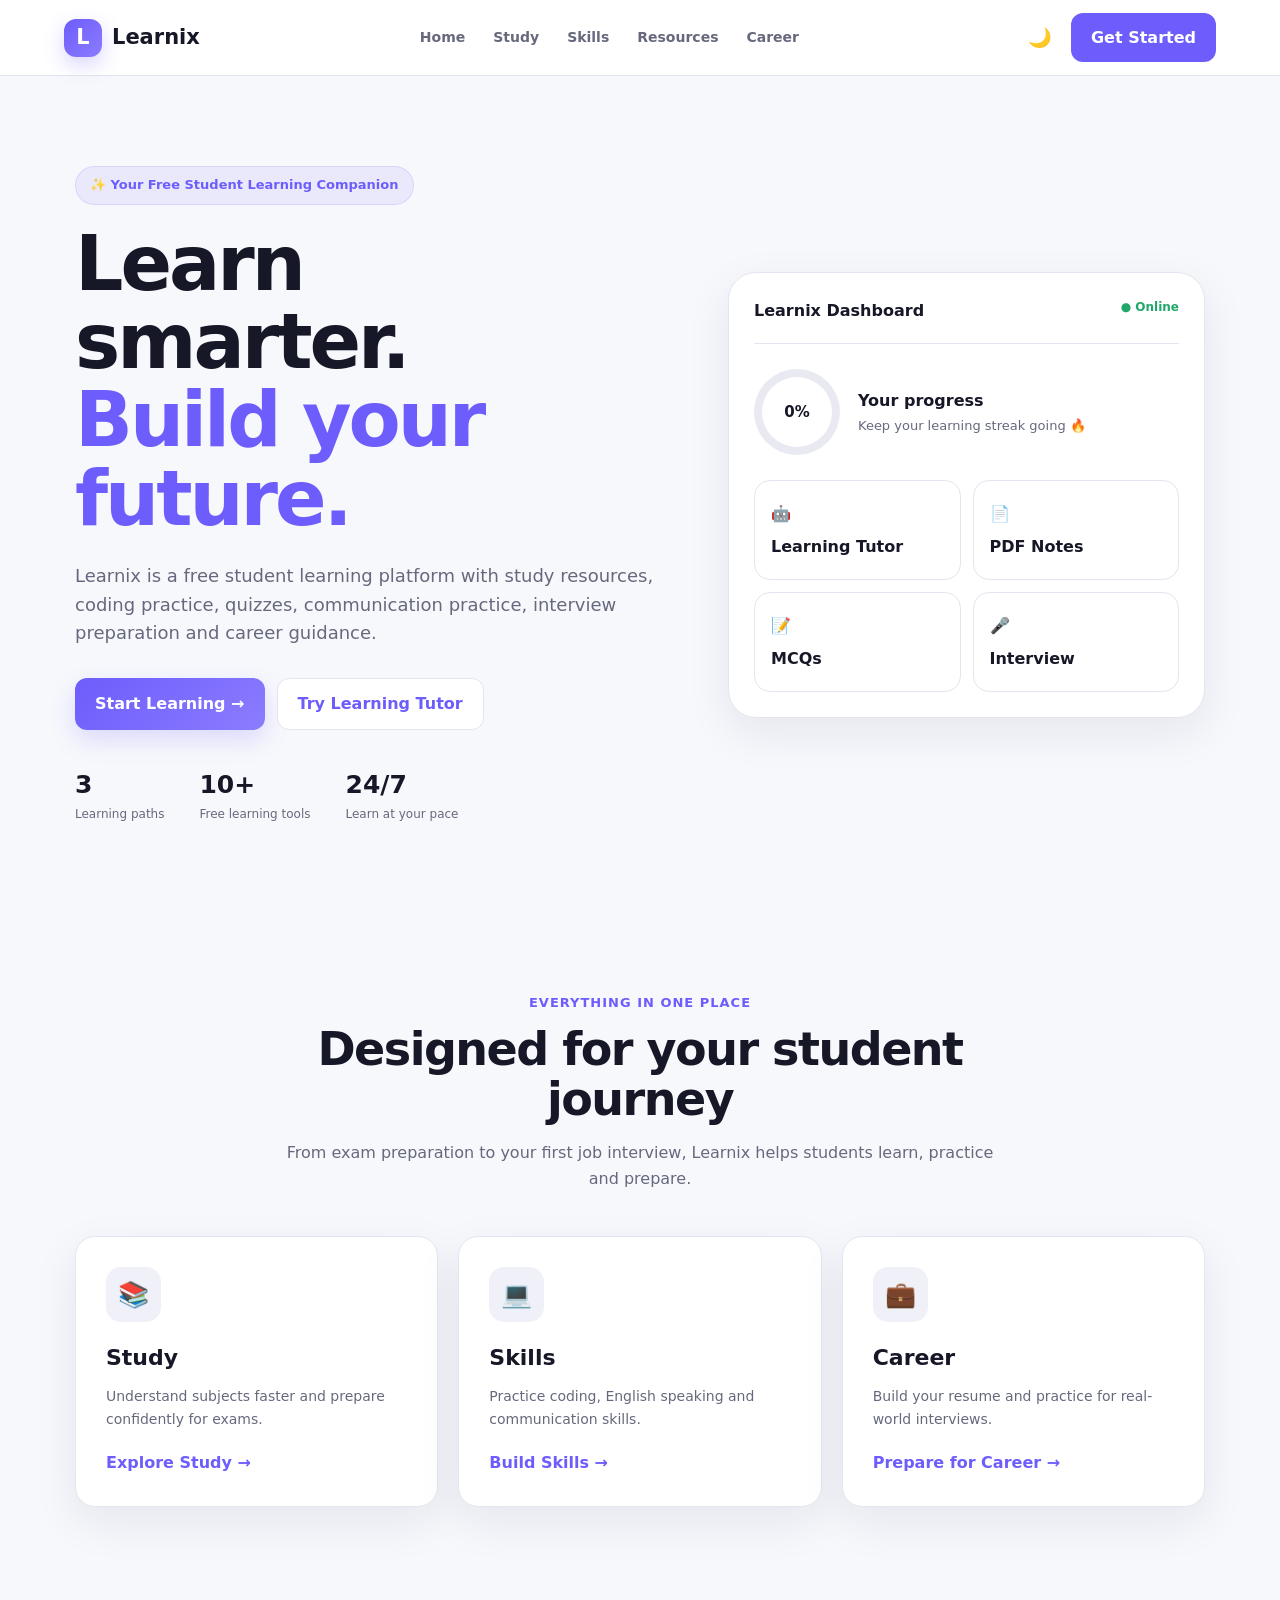
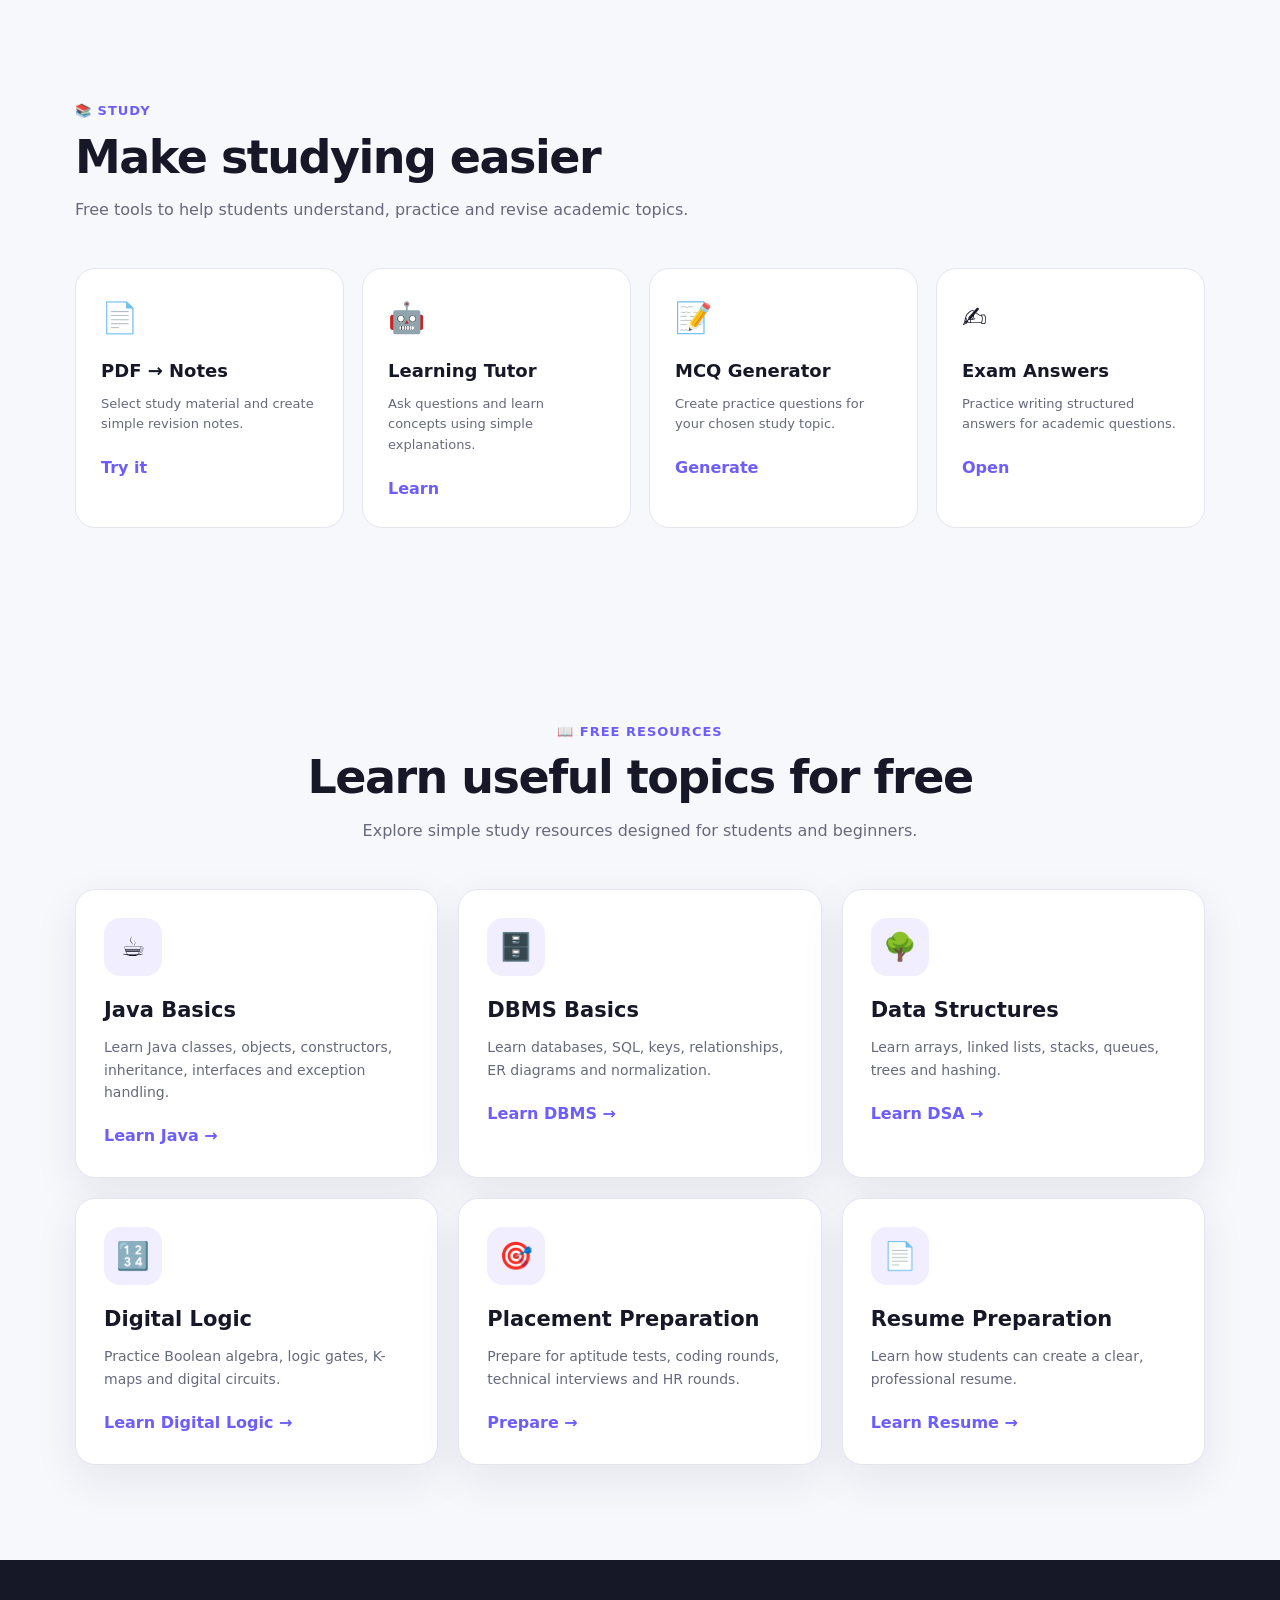
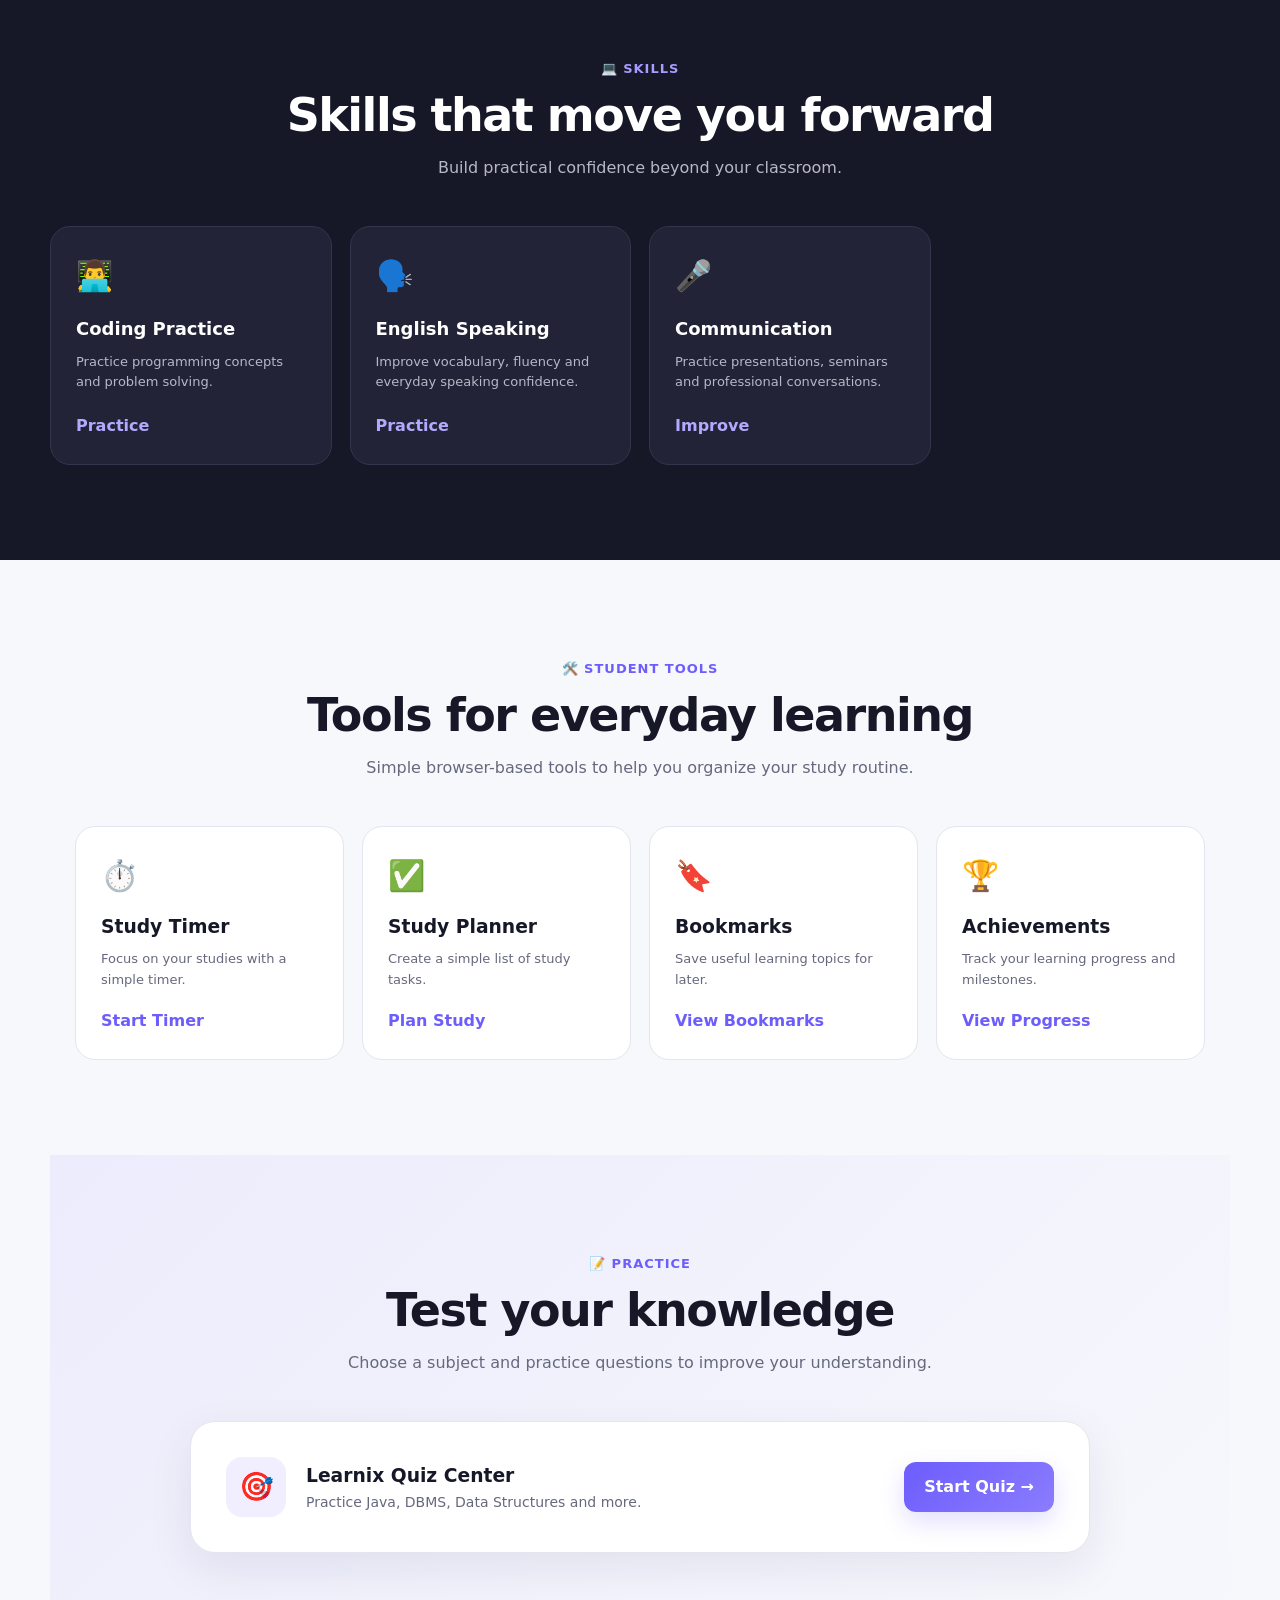
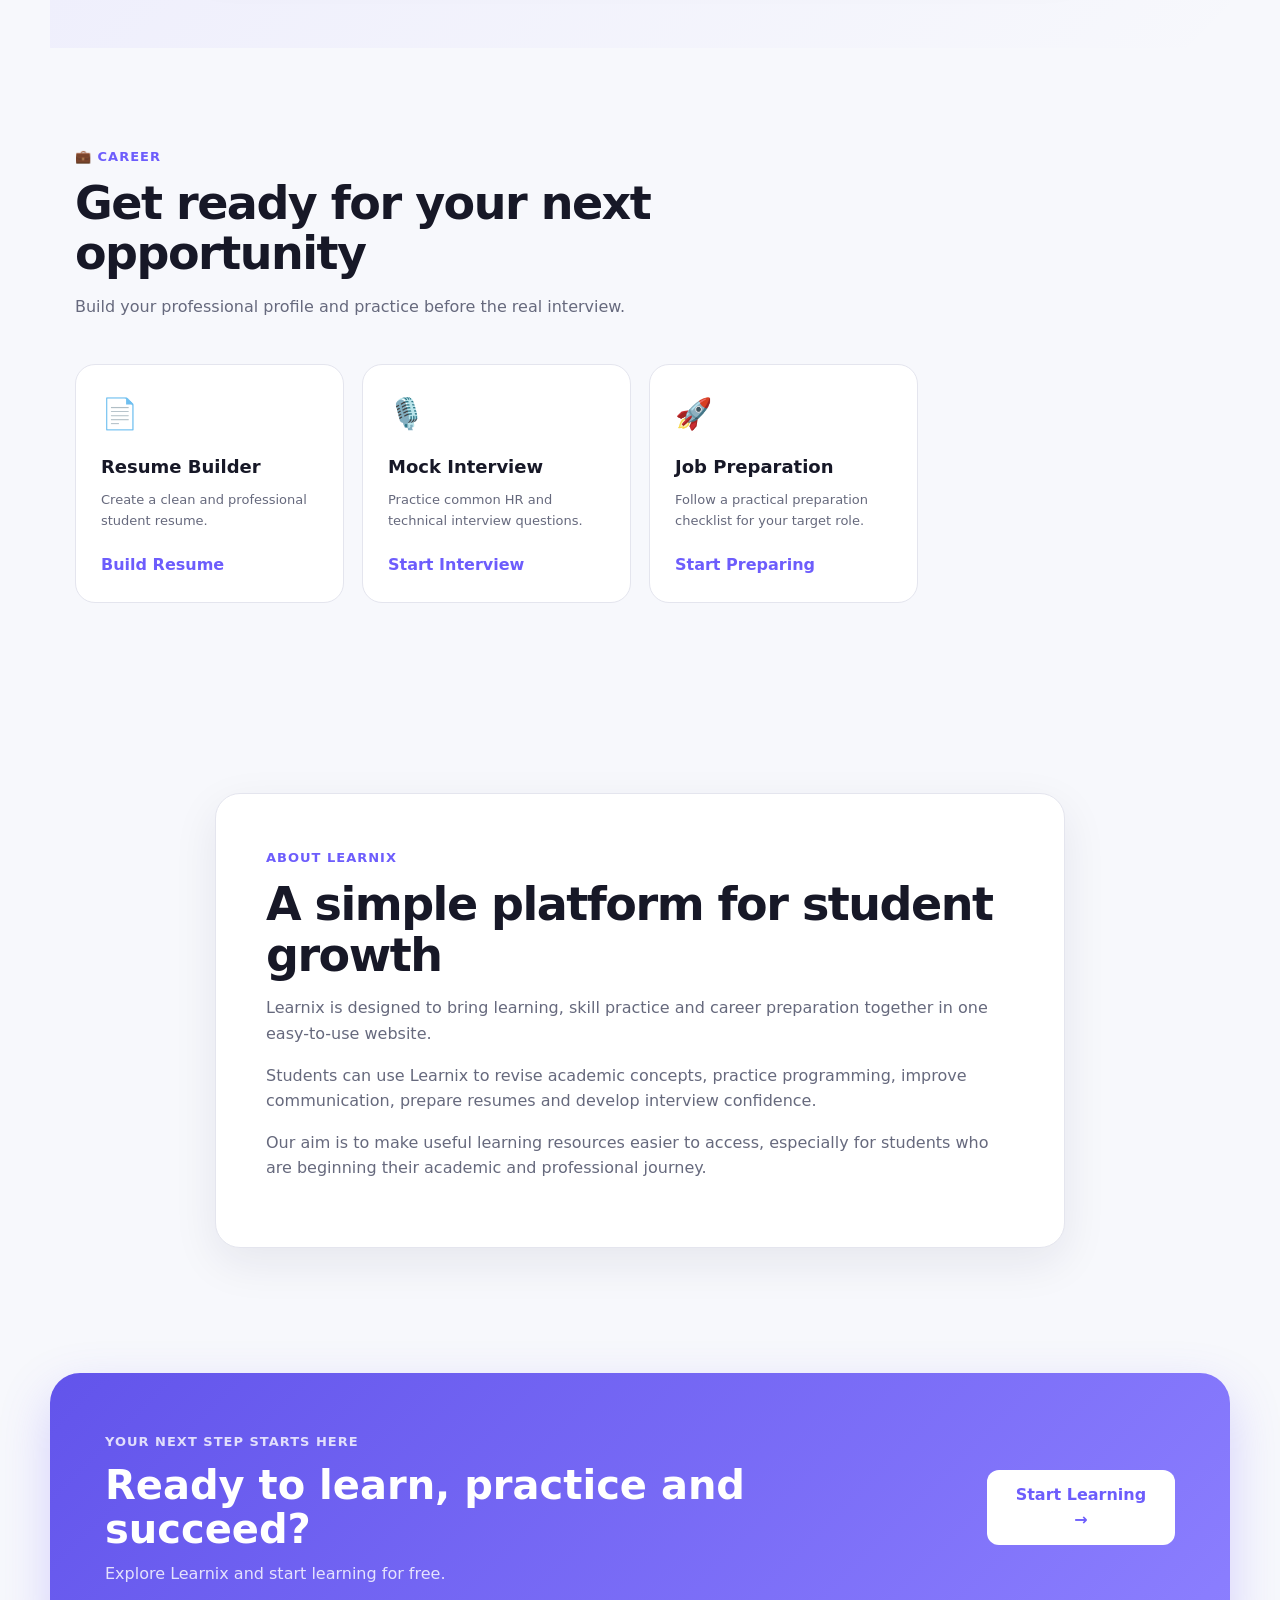
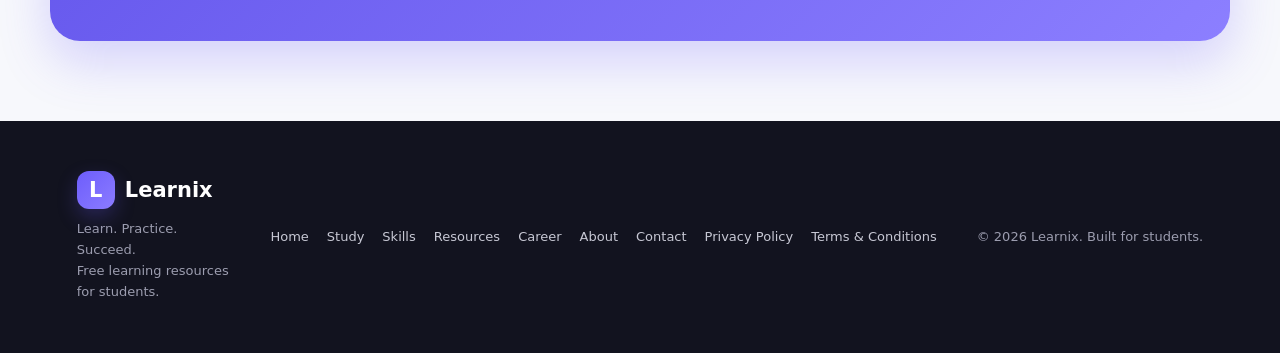
<file: index.html>
<!DOCTYPE html>
<html lang="en">
<head>
  <meta charset="UTF-8">

  <meta name="viewport" content="width=device-width, initial-scale=1.0">

  <meta name="description"
    content="Learnix is a free student learning platform with study resources, quizzes, coding practice, communication practice, interview preparation and career guidance.">

  <meta name="keywords"
    content="student learning, Java, DBMS, data structures, digital logic, coding practice, quizzes, placement preparation, resume">

  <meta name="author" content="Learnix">

  <meta name="google-site-verification"
    content="WgPR1cvTCyJCbK8T-wBXMrwiM_SQbF-NjsoAGwTWQj8">

  <meta name="theme-color" content="#6d5dfc">

  <link rel="manifest" href="manifest.json">
  <link rel="stylesheet" href="style.css">

  <title>Learnix — Free Student Learning Platform</title>

  <!-- Google AdSense -->
  <script async
    src="https://pagead2.googlesyndication.com/pagead/js/adsbygoogle.js?client=ca-pub-1320658299938024"
    crossorigin="anonymous"></script>
</head>

<body>

<!-- ================= NAVBAR ================= -->
<header class="navbar">
<a href="index.html" class="brand">
  <span class="logo">L</span>
  <span>Learnix</span>
</a>

  <nav id="nav">
    <a href="#home">Home</a>
    <a href="#study">Study</a>
    <a href="#skills">Skills</a>
    <a href="#resources">Resources</a>
    <a href="#career">Career</a>
  </nav>

  <div class="nav-actions">
    <button class="theme-btn" onclick="toggleTheme()" aria-label="Change theme">
      🌙
    </button>

    <button class="login-btn" onclick="openModal()">
      Get Started
    </button>

    <button
      class="nav-toggle"
      id="navToggle"
      aria-label="Open menu">
      ☰
    </button>
  </div>

</header>


<!-- ================= MAIN ================= -->

<main>

<!-- ================= HERO ================= -->

<section id="home" class="hero">

  <div class="hero-content">

    <div class="badge">
      ✨ Your Free Student Learning Companion
    </div>

    <h1>
      Learn smarter.<br>
      <span>Build your future.</span>
    </h1>

    <p>
      Learnix is a free student learning platform with study resources,
      coding practice, quizzes, communication practice, interview
      preparation and career guidance.
    </p>

    <div class="hero-actions">

      <button
        class="primary"
        onclick="scrollToSection('study')">
        Start Learning →
      </button>

      <button
  type="button"
  class="secondary"
  onclick="openTutor()"
  style="position:relative; z-index:10; pointer-events:auto;">
  Try Learning Tutor
      </button>

    </div>

    <div class="mini-stats">

      <div>
        <b>3</b>
        <span>Learning paths</span>
      </div>

      <div>
        <b>10+</b>
        <span>Free learning tools</span>
      </div>

      <div>
        <b>24/7</b>
        <span>Learn at your pace</span>
      </div>

    </div>

  </div>


  <!-- DASHBOARD CARD -->

  <div class="hero-card">

    <div class="dashboard-top">
      <span>Learnix Dashboard</span>
      <span class="online">● Online</span>
    </div>

    <div class="progress-box">

      <div class="progress-ring">
        <span id="heroProgress">0%</span>
      </div>

      <div>
        <b>Your progress</b>
        <p>Keep your learning streak going 🔥</p>
      </div>

    </div>

    <div class="quick-grid">

      <button onclick="openTutor()">
        🤖
        <span>Learning Tutor</span>
      </button>

      <button onclick="openFeature('PDF → Notes')">
        📄
        <span>PDF Notes</span>
      </button>

      <button onclick="openFeature('MCQ Generator')">
        📝
        <span>MCQs</span>
      </button>

      <button onclick="openFeature('Mock Interview')">
        🎤
        <span>Interview</span>
      </button>

    </div>

  </div>

</section>


<!-- ================= OVERVIEW ================= -->

<section class="section intro">

  <div class="section-heading">

    <span class="eyebrow">
      Everything in one place
    </span>

    <h2>
      Designed for your student journey
    </h2>

    <p>
      From exam preparation to your first job interview,
      Learnix helps students learn, practice and prepare.
    </p>

  </div>


  <div class="three-cards">

    <article class="category study">

      <div class="icon">📚</div>

      <h3>Study</h3>

      <p>
        Understand subjects faster and prepare confidently
        for exams.
      </p>

      <button onclick="scrollToSection('study')">
        Explore Study →
      </button>

    </article>


    <article class="category skills">

      <div class="icon">💻</div>

      <h3>Skills</h3>

      <p>
        Practice coding, English speaking and communication
        skills.
      </p>

      <button onclick="scrollToSection('skills')">
        Build Skills →
      </button>

    </article>


    <article class="category career">

      <div class="icon">💼</div>

      <h3>Career</h3>

      <p>
        Build your resume and practice for real-world
        interviews.
      </p>

      <button onclick="scrollToSection('career')">
        Prepare for Career →
      </button>

    </article>

  </div>

</section>


<!-- ================= STUDY ================= -->

<section id="study" class="section feature-section">

  <div class="section-heading left">

    <span class="eyebrow">
      📚 Study
    </span>

    <h2>
      Make studying easier
    </h2>

    <p>
      Free tools to help students understand, practice
      and revise academic topics.
    </p>

  </div>


  <div class="feature-grid">

    <article class="feature">

      <span>📄</span>

      <h3>
        PDF → Notes
      </h3>

      <p>
        Select study material and create simple revision notes.
      </p>

      <button onclick="openFeature('PDF → Notes')">
        Try it
      </button>

    </article>


    <article class="feature">

      <span>🤖</span>

      <h3>
        Learning Tutor
      </h3>

      <p>
        Ask questions and learn concepts using simple explanations.
      </p>

      <button onclick="openTutor()">
        Learn
      </button>

    </article>


    <article class="feature">

      <span>📝</span>

      <h3>
        MCQ Generator
      </h3>

      <p>
        Create practice questions for your chosen study topic.
      </p>

      <button onclick="openFeature('MCQ Generator')">
        Generate
      </button>

    </article>


    <article class="feature">

      <span>✍️</span>

      <h3>
        Exam Answers
      </h3>

      <p>
        Practice writing structured answers for academic questions.
      </p>

      <button onclick="openFeature('Exam Answers')">
        Open
      </button>

    </article>

  </div>

</section>


<!-- ================= RESOURCES ================= -->

<section id="resources" class="section resources-section">

  <div class="section-heading">

    <span class="eyebrow">
      📖 Free Resources
    </span>

    <h2>
      Learn useful topics for free
    </h2>

    <p>
      Explore simple study resources designed for students
      and beginners.
    </p>

  </div>


  <div class="resource-grid">


    <!-- JAVA -->

    <article class="resource-card">

      <div class="resource-icon">
        ☕
      </div>

      <h3>
        Java Basics
      </h3>

      <p>
        Learn Java classes, objects, constructors,
        inheritance, interfaces and exception handling.
      </p>

      <button onclick="openFeature('Java Guide')">
        Learn Java →
      </button>

    </article>


    <!-- DBMS -->

    <article class="resource-card">

      <div class="resource-icon">
        🗄️
      </div>

      <h3>
        DBMS Basics
      </h3>

      <p>
        Learn databases, SQL, keys, relationships,
        ER diagrams and normalization.
      </p>

      <button onclick="openFeature('DBMS Guide')">
        Learn DBMS →
      </button>

    </article>


    <!-- DATA STRUCTURES -->

    <article class="resource-card">

      <div class="resource-icon">
        🌳
      </div>

      <h3>
        Data Structures
      </h3>

      <p>
        Learn arrays, linked lists, stacks, queues,
        trees and hashing.
      </p>

      <button onclick="openFeature('Data Structures Guide')">
        Learn DSA →
      </button>

    </article>


    <!-- DIGITAL LOGIC -->

    <article class="resource-card">

      <div class="resource-icon">
        🔢
      </div>

      <h3>
        Digital Logic
      </h3>

      <p>
        Practice Boolean algebra, logic gates, K-maps
        and digital circuits.
      </p>

      <button onclick="openFeature('Digital Logic Guide')">
        Learn Digital Logic →
      </button>

    </article>


    <!-- PLACEMENT -->

    <article class="resource-card">

      <div class="resource-icon">
        🎯
      </div>

      <h3>
        Placement Preparation
      </h3>

      <p>
        Prepare for aptitude tests, coding rounds,
        technical interviews and HR rounds.
      </p>

      <button onclick="openFeature('Placement Guide')">
        Prepare →
      </button>

    </article>


    <!-- RESUME -->

    <article class="resource-card">

      <div class="resource-icon">
        📄
      </div>

      <h3>
        Resume Preparation
      </h3>

      <p>
        Learn how students can create a clear,
        professional resume.
      </p>

      <button onclick="openFeature('Resume Guide')">
        Learn Resume →
      </button>

    </article>

  </div>

</section>


<!-- ================= SKILLS ================= -->

<section id="skills" class="section dark-section">

  <div class="section-heading">

    <span class="eyebrow">
      💻 Skills
    </span>

    <h2>
      Skills that move you forward
    </h2>

    <p>
      Build practical confidence beyond your classroom.
    </p>

  </div>


  <div class="feature-grid">

    <article class="feature dark-card">

      <span>👨‍💻</span>

      <h3>
        Coding Practice
      </h3>

      <p>
        Practice programming concepts and problem solving.
      </p>

      <button onclick="openFeature('Coding Practice')">
        Practice
      </button>

    </article>


    <article class="feature dark-card">

      <span>🗣️</span>

      <h3>
        English Speaking
      </h3>

      <p>
        Improve vocabulary, fluency and everyday
        speaking confidence.
      </p>

      <button onclick="openFeature('English Speaking')">
        Practice
      </button>

    </article>


    <article class="feature dark-card">

      <span>🎤</span>

      <h3>
        Communication
      </h3>

      <p>
        Practice presentations, seminars and professional
        conversations.
      </p>

      <button onclick="openFeature('Communication')">
        Improve
      </button>

    </article>

  </div>

</section>


<!-- ================= ADVANCED TOOLS ================= -->

<section id="tools" class="section">

  <div class="section-heading">

    <span class="eyebrow">
      🛠️ Student Tools
    </span>

    <h2>
      Tools for everyday learning
    </h2>

    <p>
      Simple browser-based tools to help you organize
      your study routine.
    </p>

  </div>


  <div class="tool-grid">


    <article class="tool-card">

      <span>⏱️</span>

      <h3>
        Study Timer
      </h3>

      <p>
        Focus on your studies with a simple timer.
      </p>

      <button onclick="openFeature('Study Timer')">
        Start Timer
      </button>

    </article>


    <article class="tool-card">

      <span>✅</span>

      <h3>
        Study Planner
      </h3>

      <p>
        Create a simple list of study tasks.
      </p>

      <button onclick="openFeature('Study Planner')">
        Plan Study
      </button>

    </article>


    <article class="tool-card">

      <span>🔖</span>

      <h3>
        Bookmarks
      </h3>

      <p>
        Save useful learning topics for later.
      </p>

      <button onclick="openFeature('Bookmarks')">
        View Bookmarks
      </button>

    </article>


    <article class="tool-card">

      <span>🏆</span>

      <h3>
        Achievements
      </h3>

      <p>
        Track your learning progress and milestones.
      </p>

      <button onclick="openFeature('Achievements')">
        View Progress
      </button>

    </article>

  </div>

</section>


<!-- ================= QUIZ ================= -->

<section id="quiz" class="section quiz-section">

  <div class="section-heading">

    <span class="eyebrow">
      📝 Practice
    </span>

    <h2>
      Test your knowledge
    </h2>

    <p>
      Choose a subject and practice questions to improve
      your understanding.
    </p>

  </div>


  <div class="quiz-card">

    <div class="quiz-info">

      <span>🎯</span>

      <div>

        <h3>
          Learnix Quiz Center
        </h3>

        <p>
          Practice Java, DBMS, Data Structures and more.
        </p>

      </div>

    </div>


    <button
      class="primary"
      onclick="openFeature('MCQ Generator')">
      Start Quiz →
    </button>

  </div>

</section>


<!-- ================= CAREER ================= -->

<section id="career" class="section feature-section">

  <div class="section-heading left">

    <span class="eyebrow">
      💼 Career
    </span>

    <h2>
      Get ready for your next opportunity
    </h2>

    <p>
      Build your professional profile and practice
      before the real interview.
    </p>

  </div>


  <div class="feature-grid">

    <article class="feature">

      <span>📄</span>

      <h3>
        Resume Builder
      </h3>

      <p>
        Create a clean and professional student resume.
      </p>

      <button onclick="openFeature('Resume Builder')">
        Build Resume
      </button>

    </article>


    <article class="feature">

      <span>🎙️</span>

      <h3>
        Mock Interview
      </h3>

      <p>
        Practice common HR and technical interview questions.
      </p>

      <button onclick="openFeature('Mock Interview')">
        Start Interview
      </button>

    </article>


    <article class="feature">

      <span>🚀</span>

      <h3>
        Job Preparation
      </h3>

      <p>
        Follow a practical preparation checklist
        for your target role.
      </p>

      <button onclick="openFeature('Job Preparation')">
        Start Preparing
      </button>

    </article>

  </div>

</section>


<!-- ================= ABOUT ================= -->

<section id="about" class="section about-section">

  <div class="about-content">

    <span class="eyebrow">
      About Learnix
    </span>

    <h2>
      A simple platform for student growth
    </h2>

    <p>
      Learnix is designed to bring learning, skill practice
      and career preparation together in one easy-to-use website.
    </p>

    <p>
      Students can use Learnix to revise academic concepts,
      practice programming, improve communication, prepare
      resumes and develop interview confidence.
    </p>

    <p>
      Our aim is to make useful learning resources easier
      to access, especially for students who are beginning
      their academic and professional journey.
    </p>

  </div>

</section>


<!-- ================= CTA ================= -->

<section class="cta">

  <div>

    <span class="eyebrow">
      Your next step starts here
    </span>

    <h2>
      Ready to learn, practice and succeed?
    </h2>

    <p>
      Explore Learnix and start learning for free.
    </p>

  </div>

  <button
    class="primary light"
    onclick="scrollToSection('resources')">
    Start Learning →
  </button>

</section>

</main>


<!-- ================= FOOTER ================= -->

<footer>

  <div>

    <a href="#home" class="brand">

      <span class="logo">
        L
      </span>

      <span>
        Learnix
      </span>

    </a>

    <p>
      Learn. Practice. Succeed.
    </p>

    <p>
      Free learning resources for students.
    </p>

  </div>


  <div class="footer-links">

  <a href="#home">
    Home
  </a>

  <a href="#study">
    Study
  </a>

  <a href="#skills">
    Skills
  </a>

  <a href="#resources">
    Resources
  </a>

  <a href="#career">
    Career
  </a>

  <a href="#about">
    About
  </a>

  <a href="contact.html">
    Contact
  </a>

  <a href="privacy.html">
    Privacy Policy
  </a>

  <a href="terms.html">
    Terms &amp; Conditions
  </a>

  </div>


  <p class="copyright">
    © 2026 Learnix. Built for students.
  </p>

</footer>
<!-- ================= MODAL ================= -->

<div class="modal" id="modal" aria-hidden="true">

  <div class="modal-box">

    <button
      class="close modal-close"
      id="closeModal"
      onclick="closeModal()">
      ×
    </button>

    <div class="modal-icon">
      ✨
    </div>

    <h2 class="modal-title">
      Welcome to Learnix
    </h2>

    <div class="modal-body">

      <p>
        Start exploring free learning resources.
      </p>

      <input
        id="nameInput"
        type="text"
        placeholder="Enter your name"
        maxlength="50">

      <button
        class="primary full"
        onclick="continueAction()">
        Continue →
      </button>

      <small>
        Your name is stored only in your browser.
      </small>

    </div>

  </div>

</div>



<!-- ================= JAVASCRIPT ================= -->

<script src="script.js"></script>

</body>
</html>
</file>
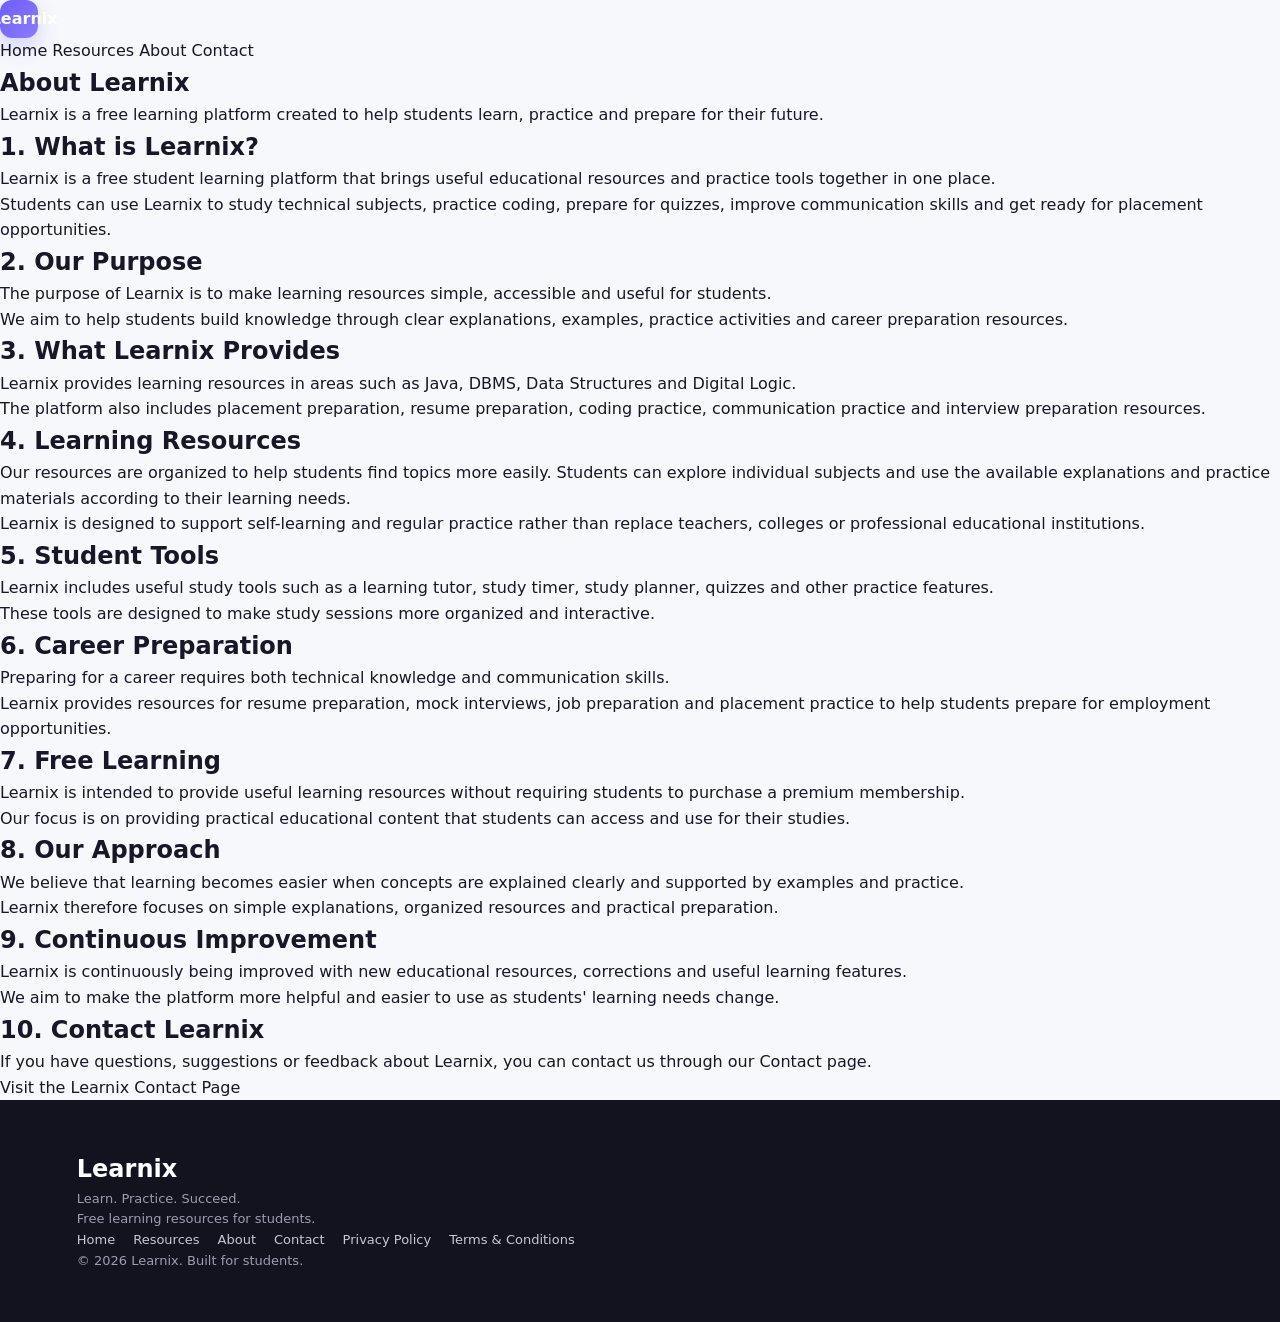
<file: about.html>
<!DOCTYPE html>
<html lang="en">

<head>
    <meta charset="UTF-8">

    <meta name="viewport"
          content="width=device-width, initial-scale=1.0">

    <title>About Learnix | Free Student Learning Platform</title>

    <meta name="description"
          content="Learn about Learnix, a free student learning platform for study resources, coding practice, quizzes, communication skills and career preparation.">

    <link rel="stylesheet" href="style.css">
</head>

<body>

<header class="site-header">

    <div class="container nav-container">

        <a href="index.html" class="logo">
            <span class="logo-icon">L</span>
            <span>Learnix</span>
        </a>

        <nav class="nav-links">

            <a href="index.html">Home</a>

            <a href="resources.html">Resources</a>

            <a href="about.html">About</a>

            <a href="contact.html">Contact</a>

        </nav>

    </div>

</header>


<main>

    <!-- PAGE HERO -->

    <section class="page-hero">

        <div class="container">

            <h1>About Learnix</h1>

            <p>
                Learnix is a free learning platform created to help
                students learn, practice and prepare for their future.
            </p>

        </div>

    </section>


    <!-- ABOUT CONTENT -->

    <section class="content-section">

        <div class="container">

            <div class="content-card">

                <h2>1. What is Learnix?</h2>

                <p>
                    Learnix is a free student learning platform that
                    brings useful educational resources and practice
                    tools together in one place.
                </p>

                <p>
                    Students can use Learnix to study technical
                    subjects, practice coding, prepare for quizzes,
                    improve communication skills and get ready for
                    placement opportunities.
                </p>


                <h2>2. Our Purpose</h2>

                <p>
                    The purpose of Learnix is to make learning
                    resources simple, accessible and useful for
                    students.
                </p>

                <p>
                    We aim to help students build knowledge through
                    clear explanations, examples, practice activities
                    and career preparation resources.
                </p>


                <h2>3. What Learnix Provides</h2>

                <p>
                    Learnix provides learning resources in areas such
                    as Java, DBMS, Data Structures and Digital Logic.
                </p>

                <p>
                    The platform also includes placement preparation,
                    resume preparation, coding practice, communication
                    practice and interview preparation resources.
                </p>


                <h2>4. Learning Resources</h2>

                <p>
                    Our resources are organized to help students find
                    topics more easily. Students can explore individual
                    subjects and use the available explanations and
                    practice materials according to their learning
                    needs.
                </p>

                <p>
                    Learnix is designed to support self-learning and
                    regular practice rather than replace teachers,
                    colleges or professional educational institutions.
                </p>


                <h2>5. Student Tools</h2>

                <p>
                    Learnix includes useful study tools such as a
                    learning tutor, study timer, study planner,
                    quizzes and other practice features.
                </p>

                <p>
                    These tools are designed to make study sessions
                    more organized and interactive.
                </p>


                <h2>6. Career Preparation</h2>

                <p>
                    Preparing for a career requires both technical
                    knowledge and communication skills.
                </p>

                <p>
                    Learnix provides resources for resume preparation,
                    mock interviews, job preparation and placement
                    practice to help students prepare for employment
                    opportunities.
                </p>


                <h2>7. Free Learning</h2>

                <p>
                    Learnix is intended to provide useful learning
                    resources without requiring students to purchase
                    a premium membership.
                </p>

                <p>
                    Our focus is on providing practical educational
                    content that students can access and use for
                    their studies.
                </p>


                <h2>8. Our Approach</h2>

                <p>
                    We believe that learning becomes easier when
                    concepts are explained clearly and supported by
                    examples and practice.
                </p>

                <p>
                    Learnix therefore focuses on simple explanations,
                    organized resources and practical preparation.
                </p>


                <h2>9. Continuous Improvement</h2>

                <p>
                    Learnix is continuously being improved with new
                    educational resources, corrections and useful
                    learning features.
                </p>

                <p>
                    We aim to make the platform more helpful and
                    easier to use as students' learning needs change.
                </p>


                <h2>10. Contact Learnix</h2>

                <p>
                    If you have questions, suggestions or feedback
                    about Learnix, you can contact us through our
                    Contact page.
                </p>

                <p>
                    <a href="contact.html">
                        Visit the Learnix Contact Page
                    </a>
                </p>

            </div>

        </div>

    </section>

</main>


<!-- FOOTER -->

<footer class="site-footer">

    <div class="container">

        <h2>Learnix</h2>

        <p>
            Learn. Practice. Succeed.
        </p>

        <p>
            Free learning resources for students.
        </p>


        <div class="footer-links">

            <a href="index.html">Home</a>

            <a href="resources.html">Resources</a>

            <a href="about.html">About</a>

            <a href="contact.html">Contact</a>

            <a href="privacy.html">Privacy Policy</a>

            <a href="terms.html">Terms &amp; Conditions</a>

        </div>


        <p>
            © 2026 Learnix. Built for students.
        </p>

    </div>

</footer>


</body>

</html>
</file>
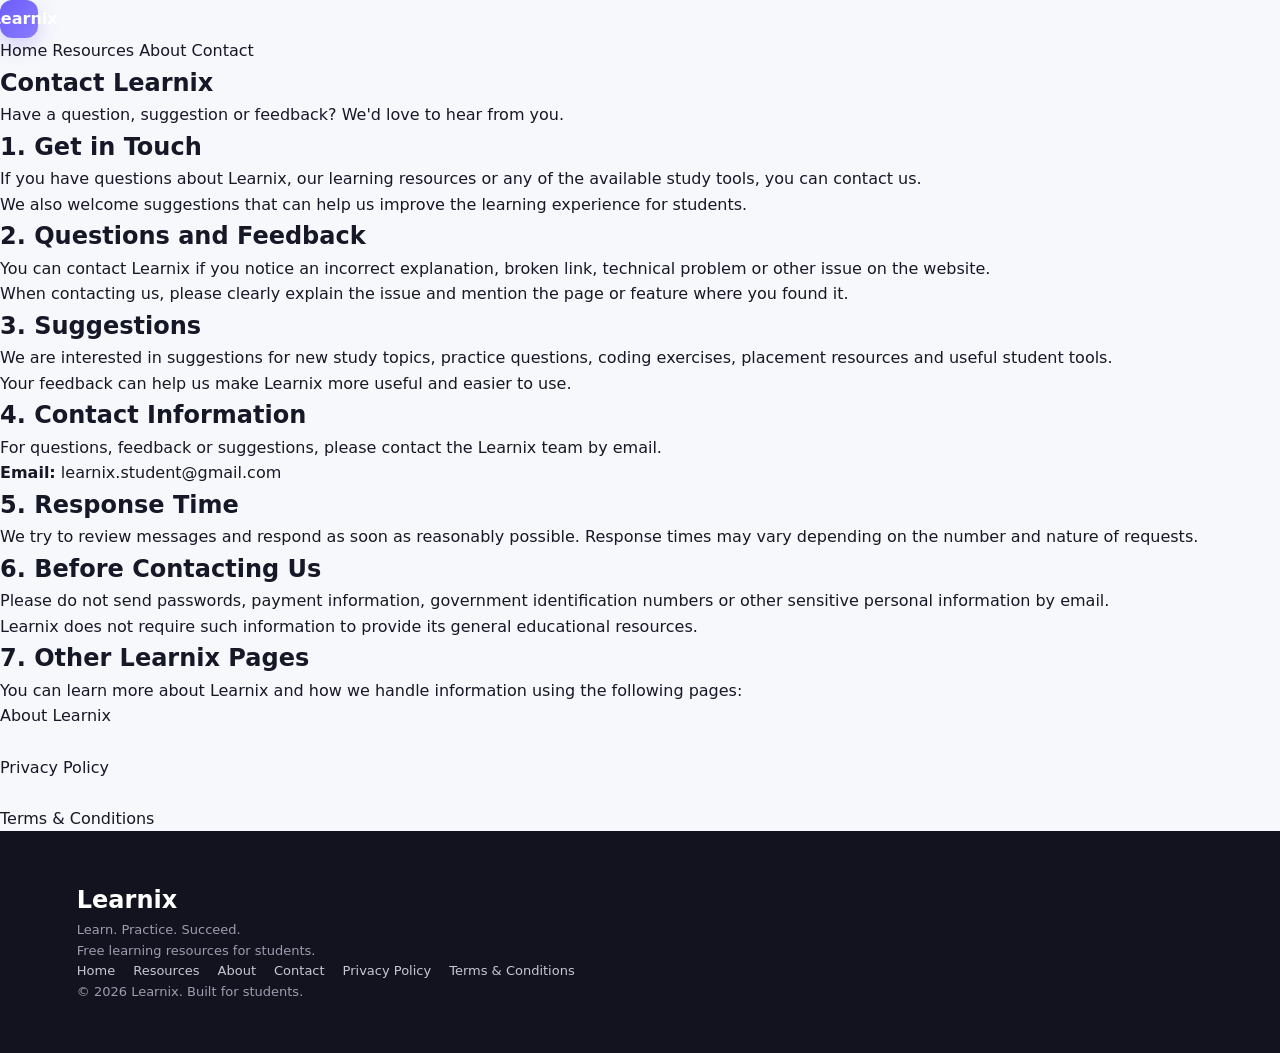
<file: contact.html>
<!DOCTYPE html>
<html lang="en">

<head>
    <meta charset="UTF-8">

    <meta name="viewport"
          content="width=device-width, initial-scale=1.0">

    <title>Contact Learnix | Student Learning Platform</title>

    <meta name="description"
          content="Contact Learnix for questions, suggestions, feedback and support regarding our free student learning platform.">

    <link rel="stylesheet" href="style.css">
</head>

<body>

<header class="site-header">

    <div class="container nav-container">

        <a href="index.html" class="logo">
            <span class="logo-icon">L</span>
            <span>Learnix</span>
        </a>

        <nav class="nav-links">

            <a href="index.html">Home</a>

            <a href="resources.html">Resources</a>

            <a href="about.html">About</a>

            <a href="contact.html">Contact</a>

        </nav>

    </div>

</header>


<main>

    <!-- PAGE HERO -->

    <section class="page-hero">

        <div class="container">

            <h1>Contact Learnix</h1>

            <p>
                Have a question, suggestion or feedback?
                We'd love to hear from you.
            </p>

        </div>

    </section>


    <!-- CONTACT CONTENT -->

    <section class="content-section">

        <div class="container">

            <div class="content-card">

                <h2>1. Get in Touch</h2>

                <p>
                    If you have questions about Learnix, our learning
                    resources or any of the available study tools,
                    you can contact us.
                </p>

                <p>
                    We also welcome suggestions that can help us
                    improve the learning experience for students.
                </p>


                <h2>2. Questions and Feedback</h2>

                <p>
                    You can contact Learnix if you notice an incorrect
                    explanation, broken link, technical problem or
                    other issue on the website.
                </p>

                <p>
                    When contacting us, please clearly explain the
                    issue and mention the page or feature where you
                    found it.
                </p>


                <h2>3. Suggestions</h2>

                <p>
                    We are interested in suggestions for new study
                    topics, practice questions, coding exercises,
                    placement resources and useful student tools.
                </p>

                <p>
                    Your feedback can help us make Learnix more useful
                    and easier to use.
                </p>


                <h2>4. Contact Information</h2>

                <p>
                    For questions, feedback or suggestions, please
                    contact the Learnix team by email.
                </p>

                <p>
                    <strong>Email:</strong>
                    <a href="mailto:learnix.student@gmail.com">
                        learnix.student@gmail.com
                    </a>
                </p>


                <h2>5. Response Time</h2>

                <p>
                    We try to review messages and respond as soon as
                    reasonably possible. Response times may vary
                    depending on the number and nature of requests.
                </p>


                <h2>6. Before Contacting Us</h2>

                <p>
                    Please do not send passwords, payment information,
                    government identification numbers or other
                    sensitive personal information by email.
                </p>

                <p>
                    Learnix does not require such information to
                    provide its general educational resources.
                </p>


                <h2>7. Other Learnix Pages</h2>

                <p>
                    You can learn more about Learnix and how we handle
                    information using the following pages:
                </p>

                <p>
                    <a href="about.html">About Learnix</a>
                    <br><br>
                    <a href="privacy.html">Privacy Policy</a>
                    <br><br>
                    <a href="terms.html">Terms &amp; Conditions</a>
                </p>

            </div>

        </div>

    </section>

</main>


<!-- FOOTER -->

<footer class="site-footer">

    <div class="container">

        <h2>Learnix</h2>

        <p>
            Learn. Practice. Succeed.
        </p>

        <p>
            Free learning resources for students.
        </p>

        <div class="footer-links">

            <a href="index.html">Home</a>

            <a href="resources.html">Resources</a>

            <a href="about.html">About</a>

            <a href="contact.html">Contact</a>

            <a href="privacy.html">Privacy Policy</a>

            <a href="terms.html">Terms &amp; Conditions</a>

        </div>

        <p>
            © 2026 Learnix. Built for students.
        </p>

    </div>

</footer>


</body>

</html>
</file>
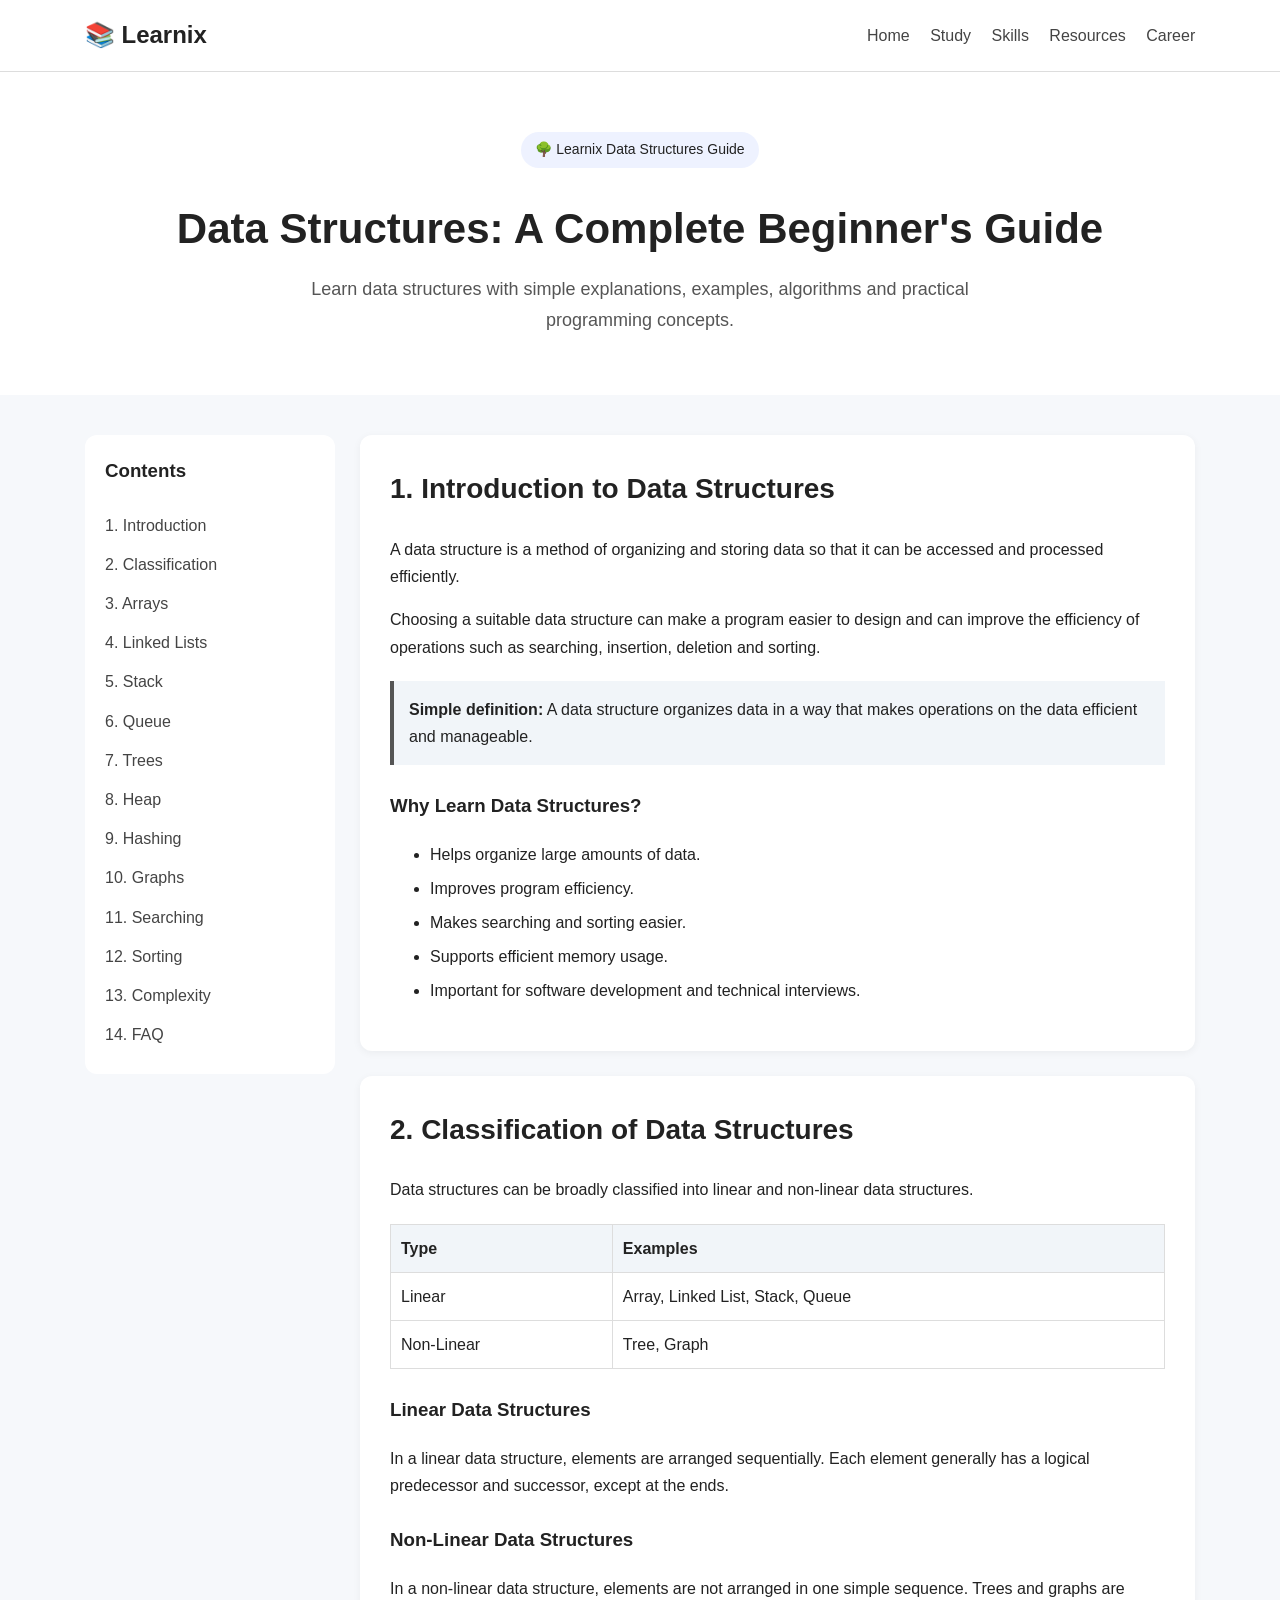
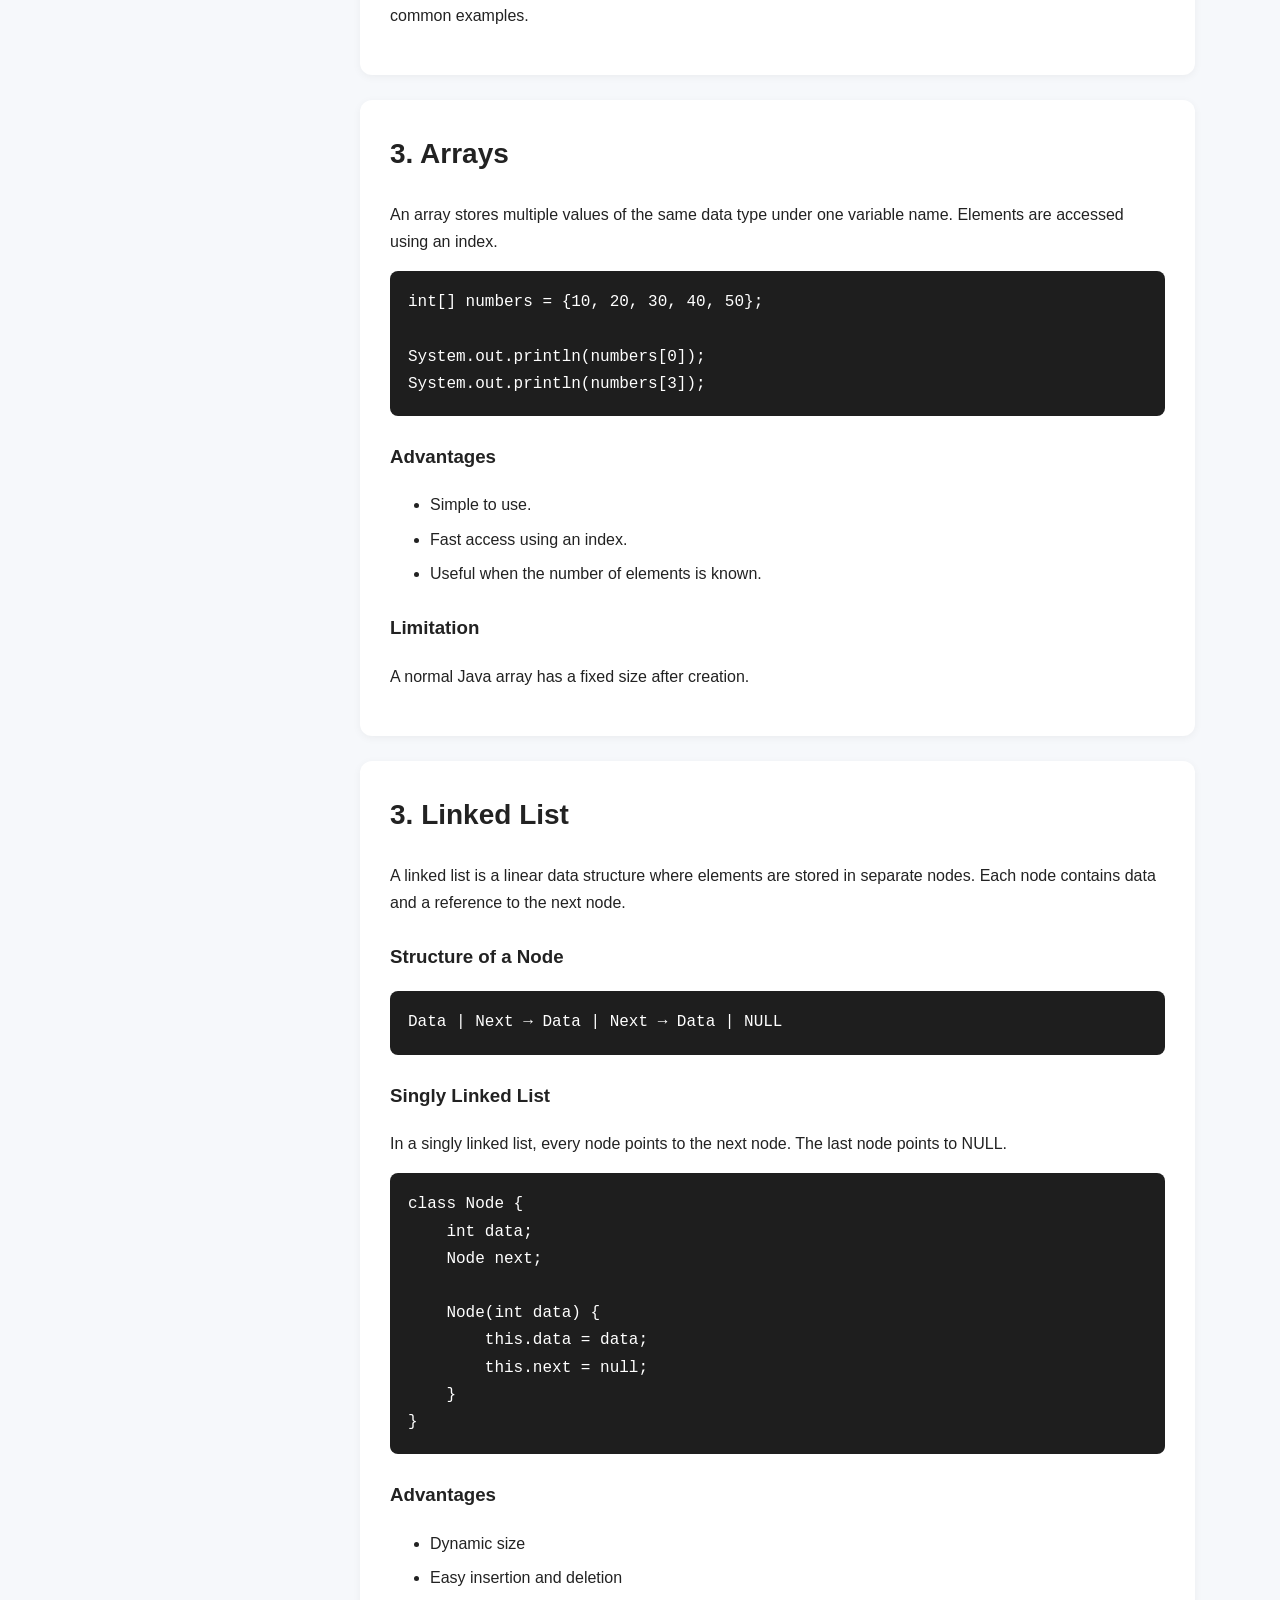
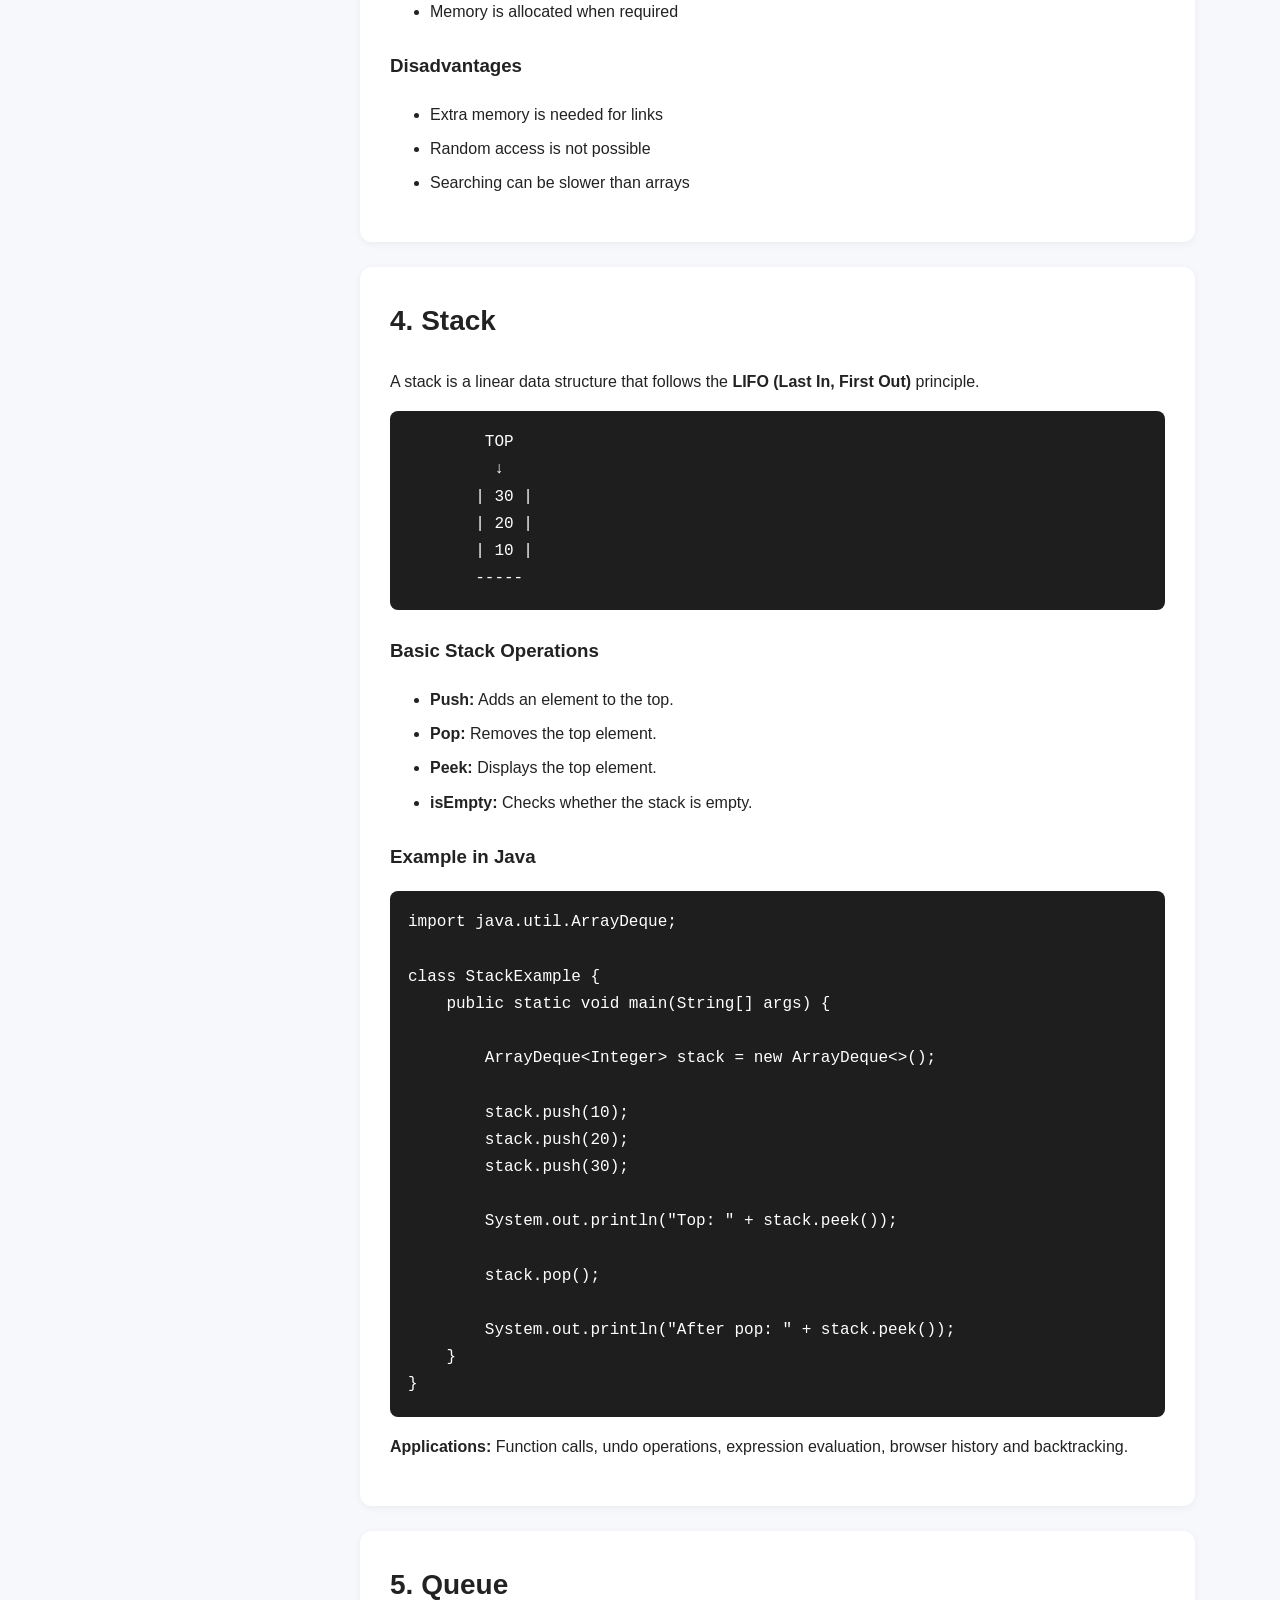
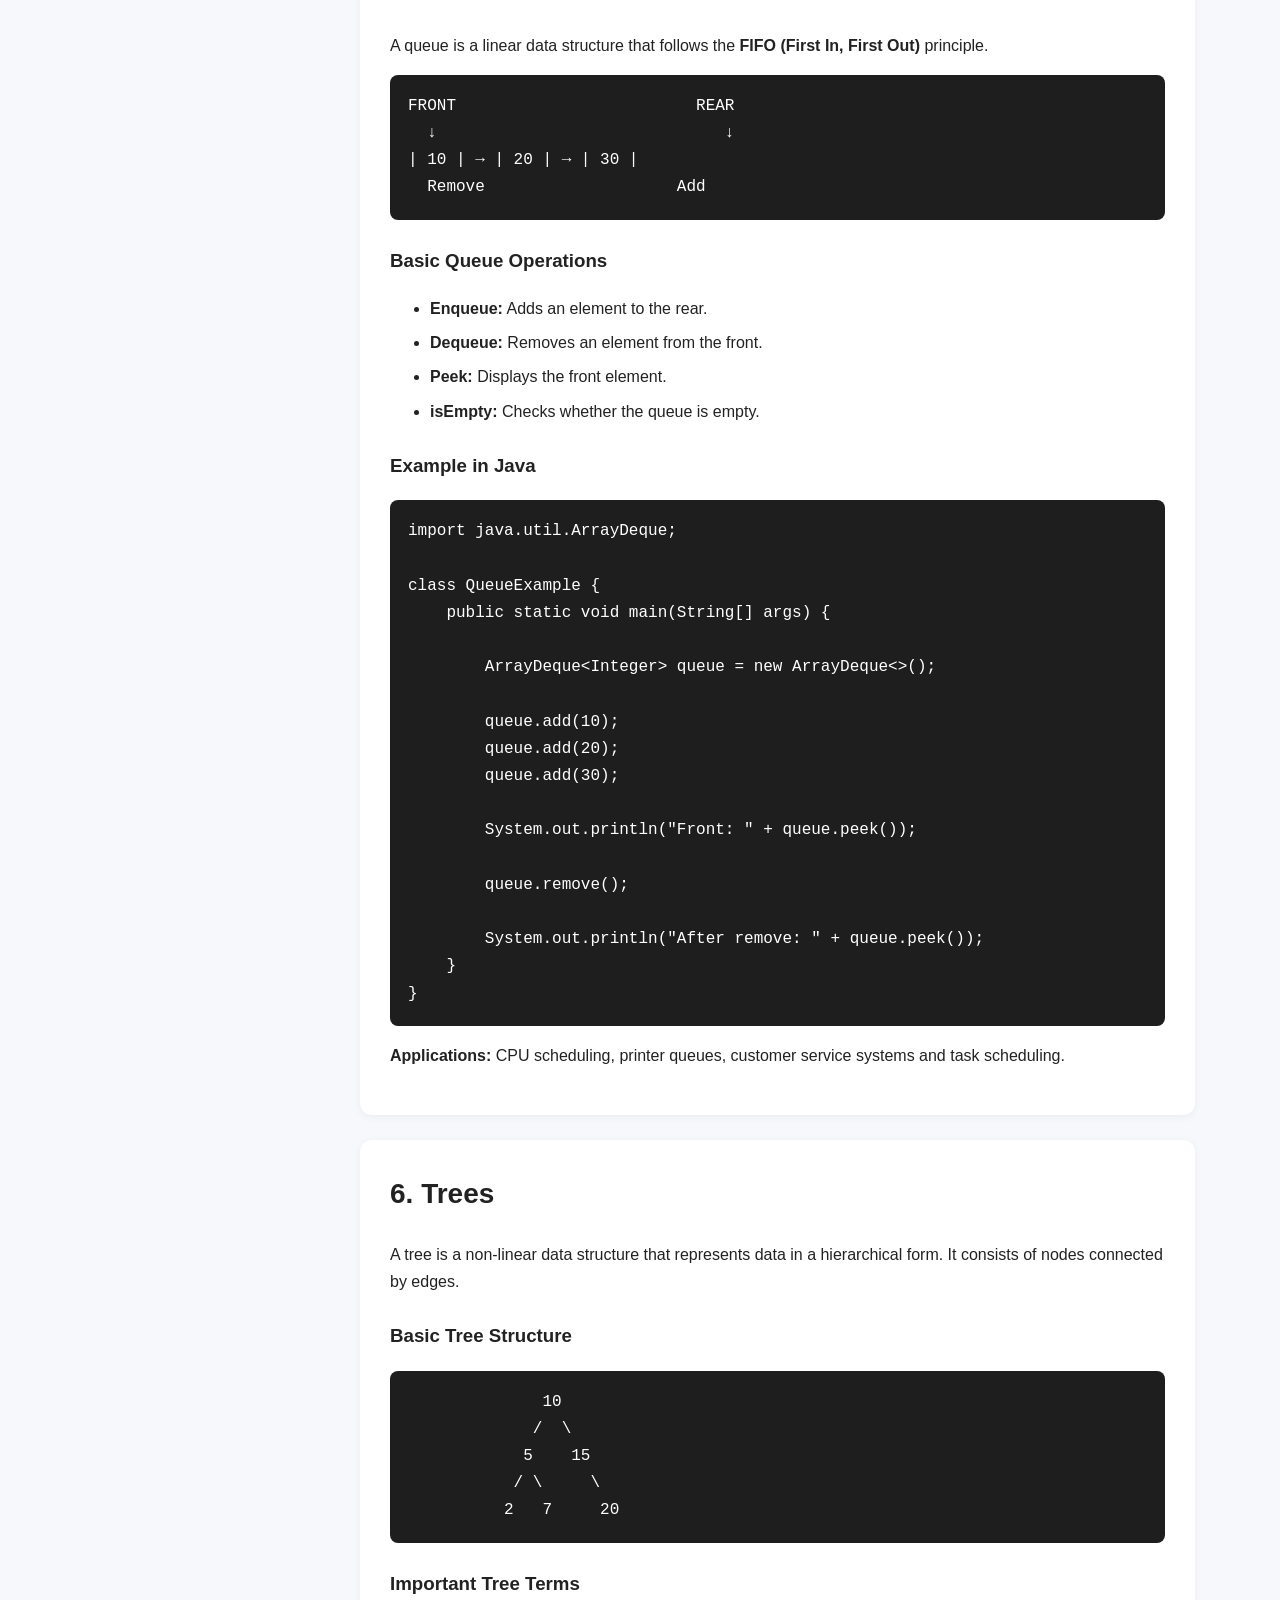
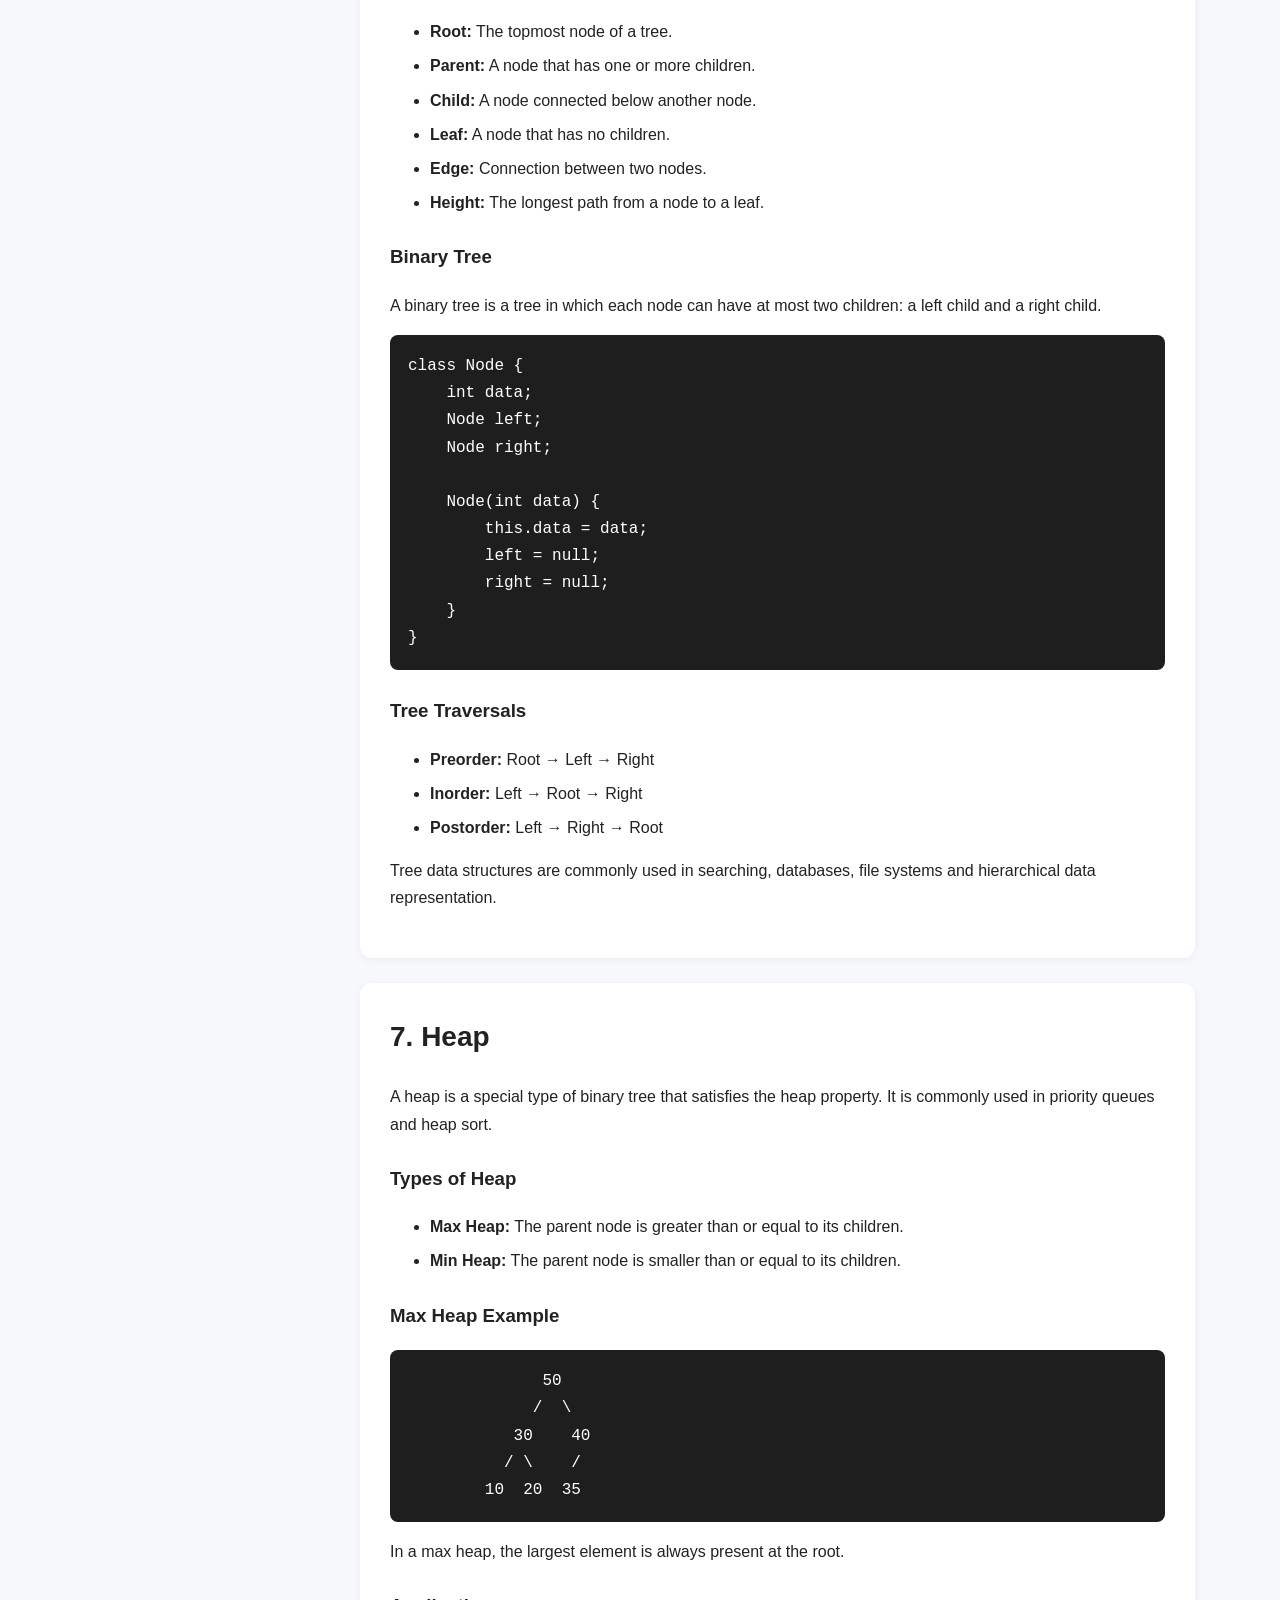
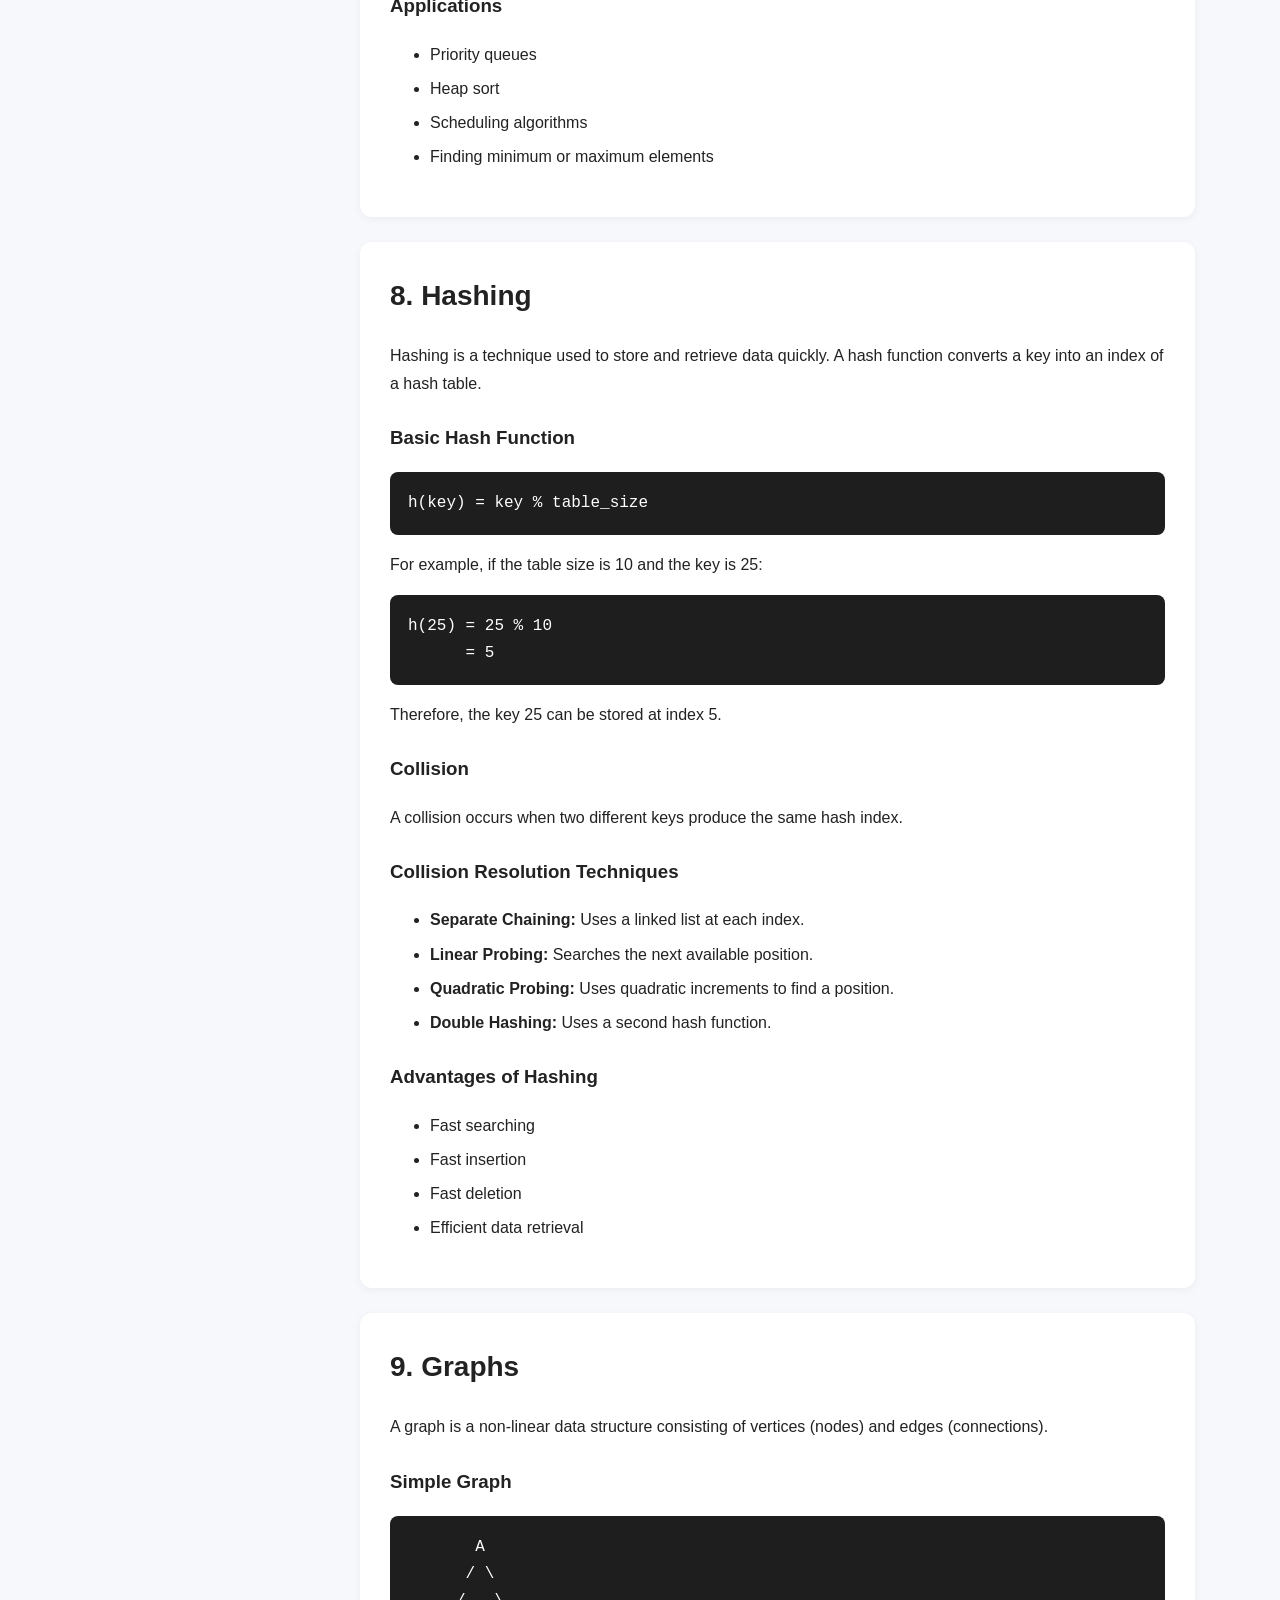
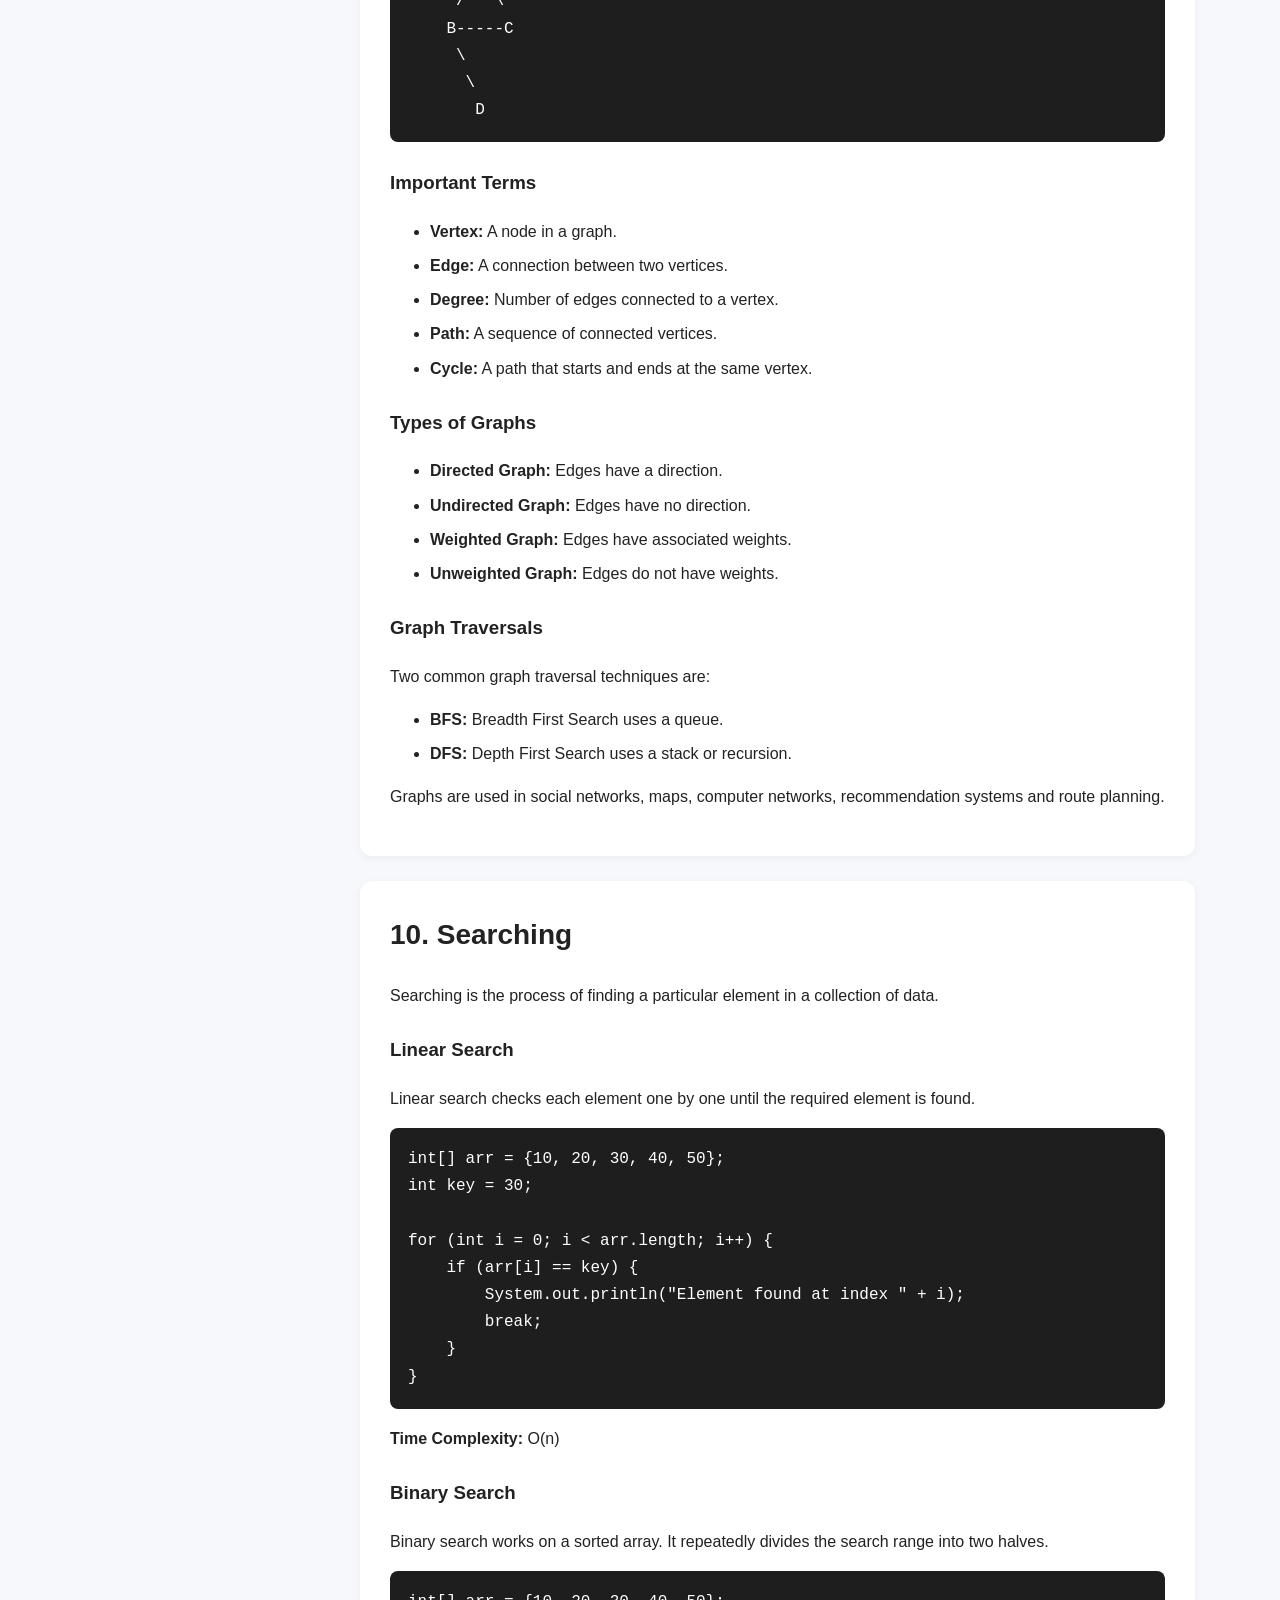
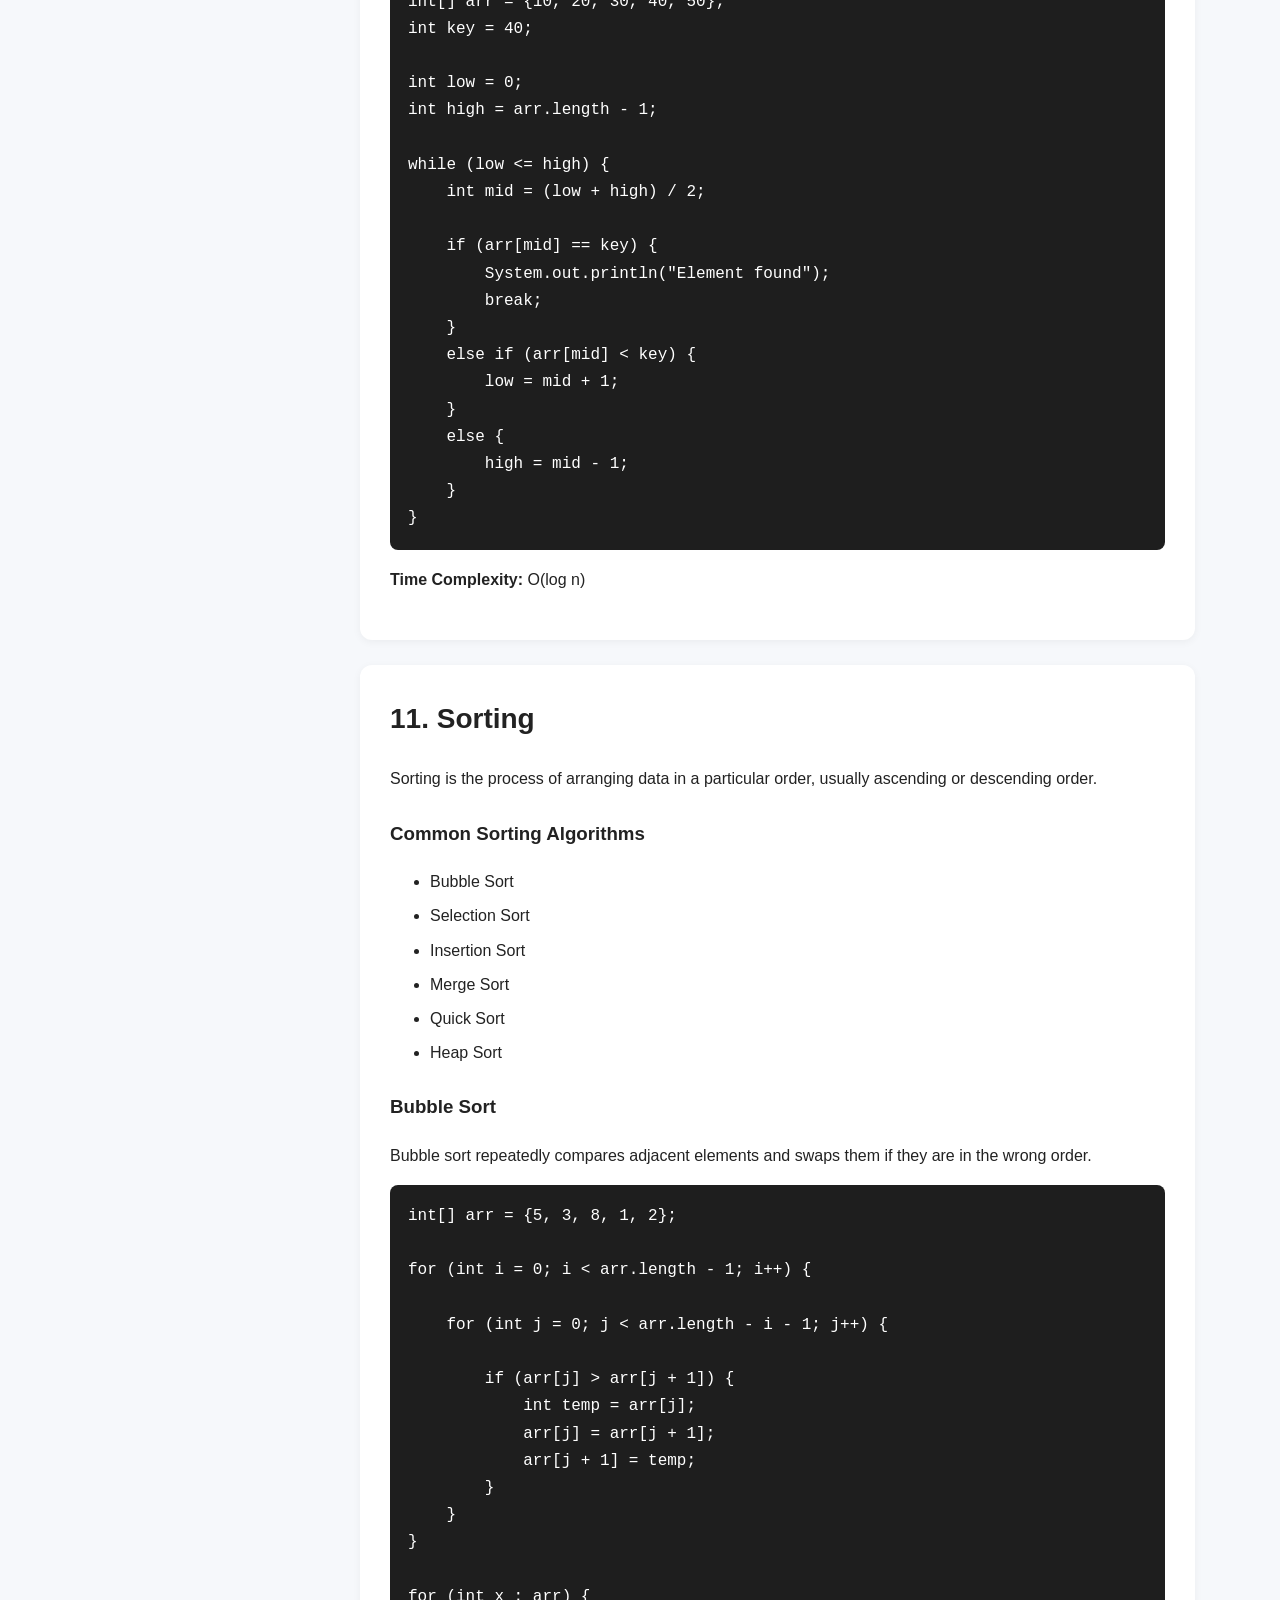
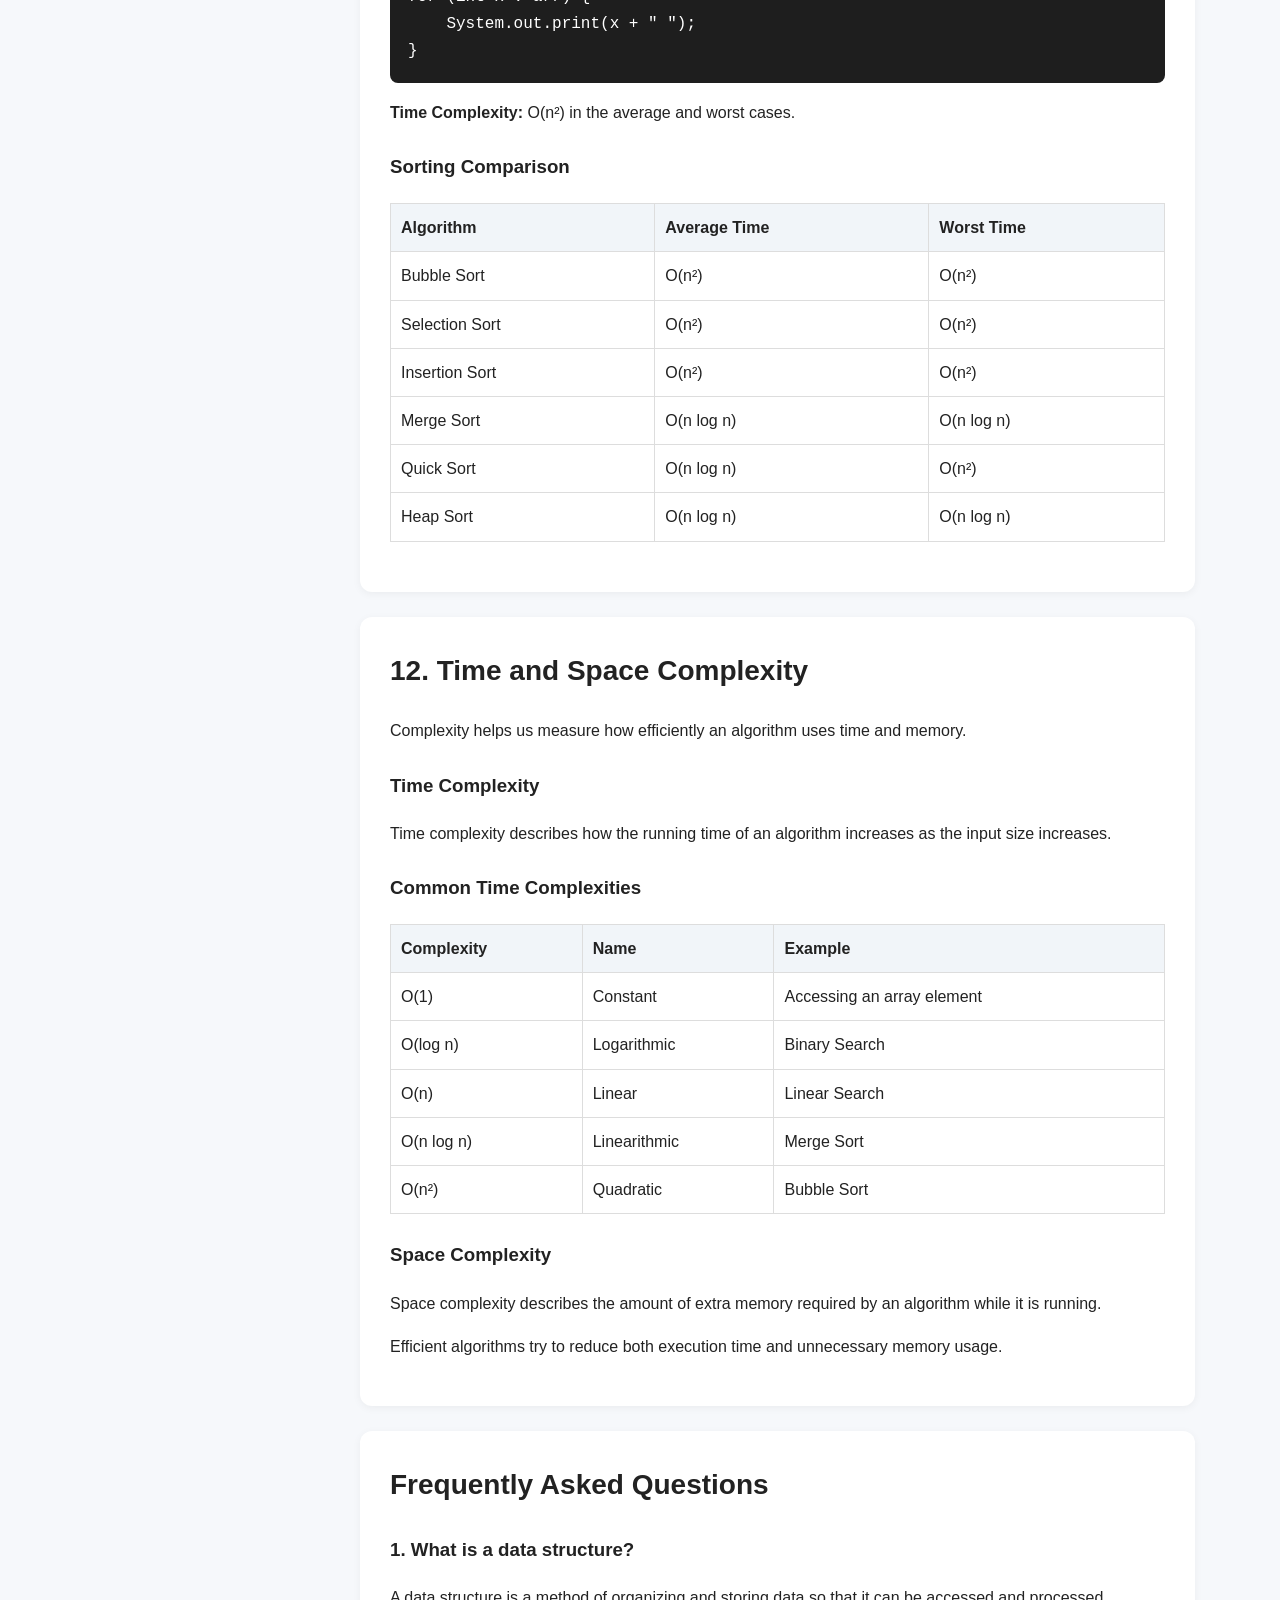
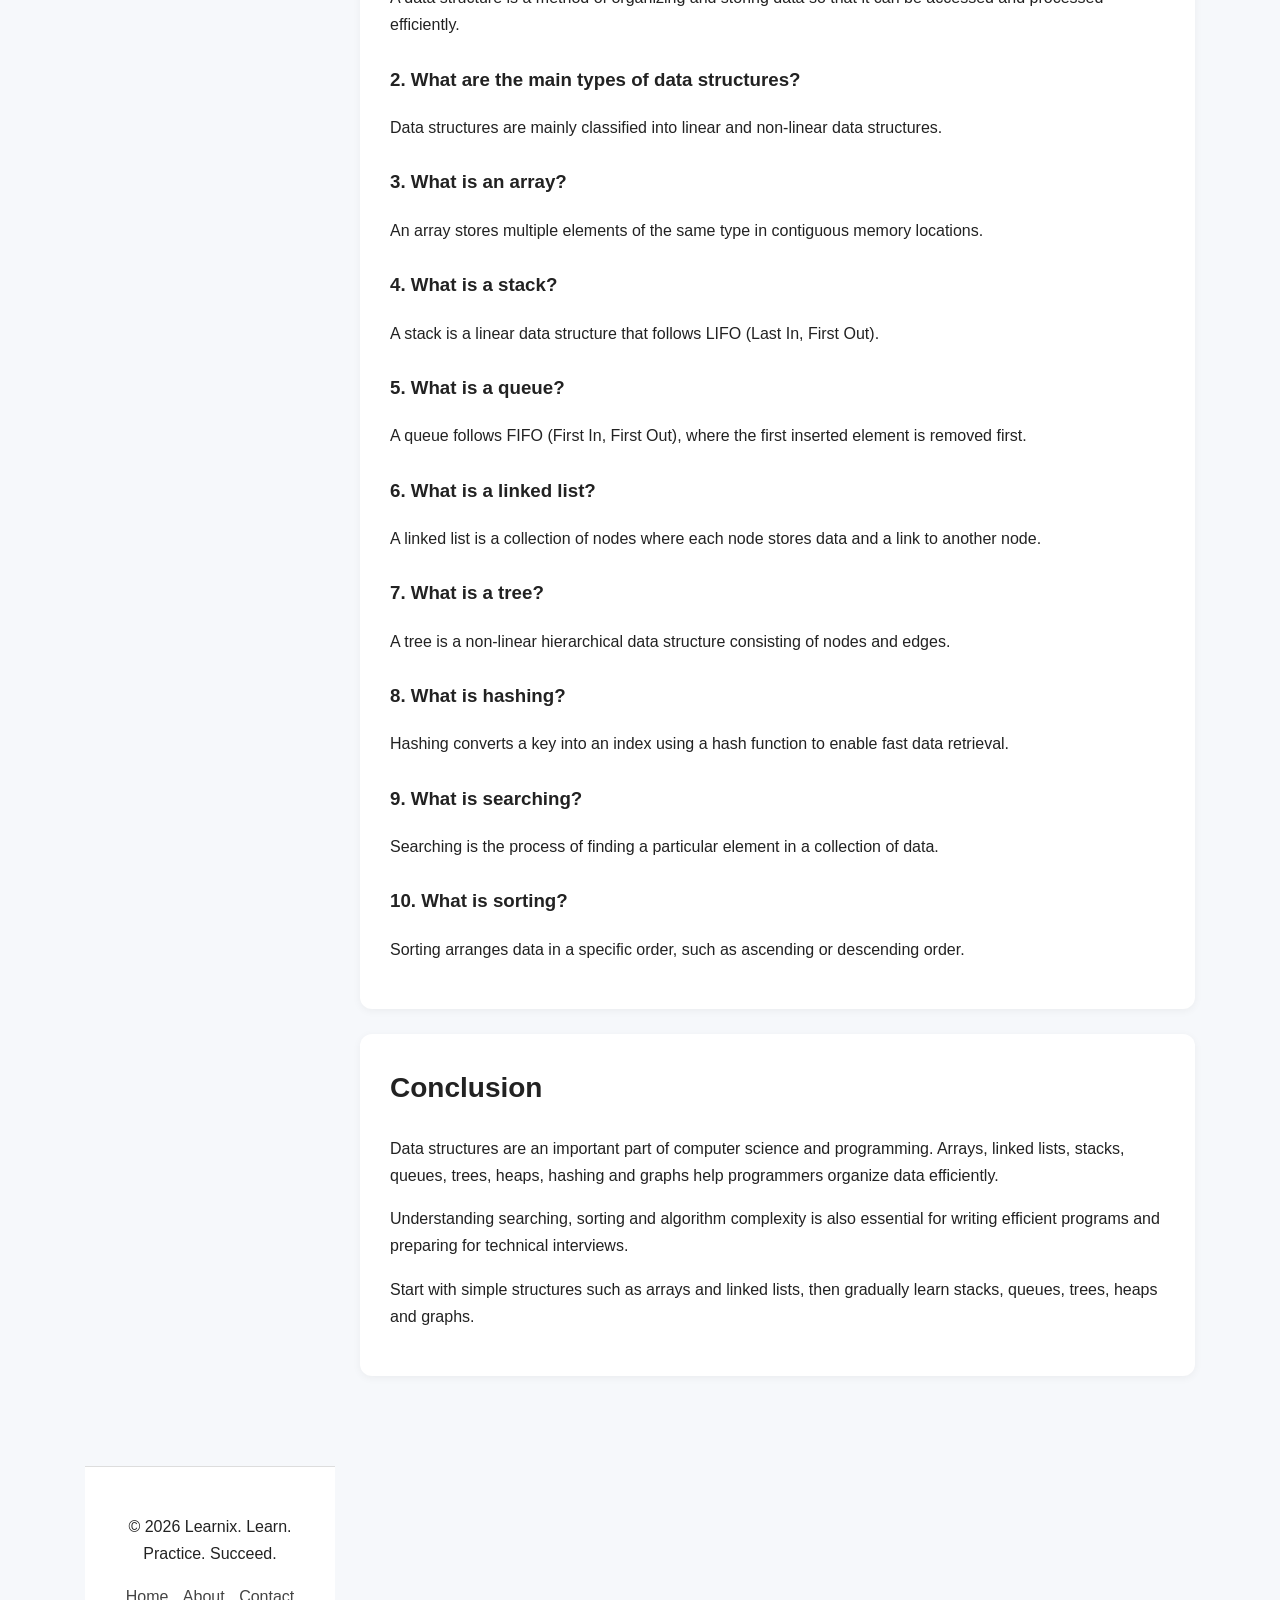
<file: data-structures.html>
<!DOCTYPE html>
<html lang="en">
<head>
  <meta charset="UTF-8">
  <meta name="viewport" content="width=device-width, initial-scale=1.0">

  <title>Data Structures: Complete Beginner's Guide | Learnix</title>

  <meta name="description"
        content="Learn data structures with simple explanations of arrays, linked lists, stacks, queues, trees, heaps, hashing, graphs, searching and sorting.">

  <meta name="author" content="Learnix">

  <style>
    * {
      box-sizing: border-box;
    }

    body {
      margin: 0;
      font-family: Arial, sans-serif;
      line-height: 1.7;
      background: #f6f8fb;
      color: #222;
    }

    header {
      background: #ffffff;
      border-bottom: 1px solid #ddd;
      padding: 15px 6%;
      position: sticky;
      top: 0;
      z-index: 10;
    }

    nav {
      display: flex;
      align-items: center;
      justify-content: space-between;
      gap: 20px;
      flex-wrap: wrap;
    }

    .logo {
      font-size: 24px;
      font-weight: bold;
      text-decoration: none;
      color: #222;
    }

    nav a {
      text-decoration: none;
      color: #444;
      margin: 0 8px;
    }

    nav a:hover {
      text-decoration: underline;
    }

    .hero {
      padding: 60px 6%;
      background: #ffffff;
      text-align: center;
    }

    .badge {
      display: inline-block;
      padding: 6px 14px;
      border-radius: 20px;
      background: #eef2ff;
      margin-bottom: 15px;
      font-size: 14px;
    }

    .hero h1 {
      font-size: 42px;
      margin: 10px 0;
    }

    .hero p {
      max-width: 750px;
      margin: auto;
      color: #555;
      font-size: 18px;
    }

    .container {
      max-width: 1150px;
      margin: 40px auto;
      padding: 0 20px;
      display: grid;
      grid-template-columns: 250px 1fr;
      gap: 25px;
    }

    .toc {
      background: #ffffff;
      padding: 20px;
      border-radius: 12px;
      height: fit-content;
      position: sticky;
      top: 90px;
    }

    .toc h3 {
      margin-top: 0;
    }

    .toc a {
      display: block;
      padding: 6px 0;
      text-decoration: none;
      color: #444;
    }

    .toc a:hover {
      text-decoration: underline;
    }

    .card {
      background: #ffffff;
      padding: 30px;
      margin-bottom: 25px;
      border-radius: 12px;
      box-shadow: 0 2px 8px rgba(0,0,0,0.05);
    }

    h2 {
      margin-top: 0;
      font-size: 28px;
    }

    h3 {
      margin-top: 25px;
    }

    li {
      margin-bottom: 7px;
    }

    .highlight {
      padding: 15px;
      background: #f1f5f9;
      border-left: 4px solid #555;
      margin: 20px 0;
    }

    pre {
      background: #1e1e1e;
      color: #ffffff;
      padding: 18px;
      border-radius: 8px;
      overflow-x: auto;
    }

    code {
      font-family: Consolas, monospace;
    }

    table {
      width: 100%;
      border-collapse: collapse;
      margin: 20px 0;
    }

    th, td {
      border: 1px solid #ddd;
      padding: 10px;
      text-align: left;
    }

    th {
      background: #f1f5f9;
    }

    details {
      border: 1px solid #ddd;
      padding: 15px;
      margin: 10px 0;
      border-radius: 8px;
    }

    summary {
      cursor: pointer;
      font-weight: bold;
    }

    footer {
      background: #ffffff;
      border-top: 1px solid #ddd;
      text-align: center;
      padding: 30px 20px;
      margin-top: 40px;
    }

    footer a {
      color: #444;
      text-decoration: none;
      margin: 0 5px;
    }

    @media (max-width: 800px) {
      .container {
        grid-template-columns: 1fr;
      }

      .toc {
        position: static;
      }

      .hero h1 {
        font-size: 32px;
      }

      nav {
        justify-content: center;
      }

      .card {
        padding: 20px;
      }
    }
  </style>
</head>

<body>

<header>
  <nav>
    <a href="index.html" class="logo">📚 Learnix</a>

    <div>
      <a href="index.html">Home</a>
      <a href="index.html#study">Study</a>
      <a href="index.html#skills">Skills</a>
      <a href="index.html#resources">Resources</a>
      <a href="index.html#career">Career</a>
    </div>
  </nav>
</header>

<section class="hero">
  <span class="badge">🌳 Learnix Data Structures Guide</span>

  <h1>Data Structures: A Complete Beginner's Guide</h1>

  <p>
    Learn data structures with simple explanations, examples,
    algorithms and practical programming concepts.
  </p>
</section>

<div class="container">

  <aside class="toc">
    <h3>Contents</h3>

    <a href="#introduction">1. Introduction</a>
    <a href="#classification">2. Classification</a>
    <a href="#arrays">3. Arrays</a>
    <a href="#linked-list">4. Linked Lists</a>
    <a href="#stack">5. Stack</a>
    <a href="#queue">6. Queue</a>
    <a href="#trees">7. Trees</a>
    <a href="#heap">8. Heap</a>
    <a href="#hashing">9. Hashing</a>
    <a href="#graphs">10. Graphs</a>
    <a href="#searching">11. Searching</a>
    <a href="#sorting">12. Sorting</a>
    <a href="#complexity">13. Complexity</a>
    <a href="#faq">14. FAQ</a>
  </aside>

  <main>

<section id="introduction" class="card">
  <h2>1. Introduction to Data Structures</h2>

  <p>
    A data structure is a method of organizing and storing data so that
    it can be accessed and processed efficiently.
  </p>

  <p>
    Choosing a suitable data structure can make a program easier to
    design and can improve the efficiency of operations such as searching,
    insertion, deletion and sorting.
  </p>

  <div class="highlight">
    <strong>Simple definition:</strong>
    A data structure organizes data in a way that makes operations on
    the data efficient and manageable.
  </div>

  <h3>Why Learn Data Structures?</h3>

  <ul>
    <li>Helps organize large amounts of data.</li>
    <li>Improves program efficiency.</li>
    <li>Makes searching and sorting easier.</li>
    <li>Supports efficient memory usage.</li>
    <li>Important for software development and technical interviews.</li>
  </ul>
</section>


<section id="classification" class="card">
  <h2>2. Classification of Data Structures</h2>

  <p>
    Data structures can be broadly classified into linear and
    non-linear data structures.
  </p>

  <table>
    <tr>
      <th>Type</th>
      <th>Examples</th>
    </tr>

    <tr>
      <td>Linear</td>
      <td>Array, Linked List, Stack, Queue</td>
    </tr>

    <tr>
      <td>Non-Linear</td>
      <td>Tree, Graph</td>
    </tr>
  </table>

  <h3>Linear Data Structures</h3>

  <p>
    In a linear data structure, elements are arranged sequentially.
    Each element generally has a logical predecessor and successor,
    except at the ends.
  </p>

  <h3>Non-Linear Data Structures</h3>

  <p>
    In a non-linear data structure, elements are not arranged in one
    simple sequence. Trees and graphs are common examples.
  </p>
</section>


<section id="arrays" class="card">
  <h2>3. Arrays</h2>

  <p>
    An array stores multiple values of the same data type under one
    variable name. Elements are accessed using an index.
  </p>

  <pre><code>int[] numbers = {10, 20, 30, 40, 50};

System.out.println(numbers[0]);
System.out.println(numbers[3]);</code></pre>

  <h3>Advantages</h3>

  <ul>
    <li>Simple to use.</li>
    <li>Fast access using an index.</li>
    <li>Useful when the number of elements is known.</li>
  </ul>

  <h3>Limitation</h3>

  <p>
    A normal Java array has a fixed size after creation.
  </p>
</section>
<!-- LINKED LIST -->
<section id="linked-list" class="card">
  <h2>3. Linked List</h2>

  <p>
    A linked list is a linear data structure where elements are stored in
    separate nodes. Each node contains data and a reference to the next node.
  </p>

  <h3>Structure of a Node</h3>

  <pre><code>Data | Next → Data | Next → Data | NULL</code></pre>

  <h3>Singly Linked List</h3>

  <p>
    In a singly linked list, every node points to the next node.
    The last node points to NULL.
  </p>

  <pre><code>class Node {
    int data;
    Node next;

    Node(int data) {
        this.data = data;
        this.next = null;
    }
}</code></pre>

  <h3>Advantages</h3>
  <ul>
    <li>Dynamic size</li>
    <li>Easy insertion and deletion</li>
    <li>Memory is allocated when required</li>
  </ul>

  <h3>Disadvantages</h3>
  <ul>
    <li>Extra memory is needed for links</li>
    <li>Random access is not possible</li>
    <li>Searching can be slower than arrays</li>
  </ul>
</section>


<!-- STACK -->
<section id="stack" class="card">
  <h2>4. Stack</h2>

  <p>
    A stack is a linear data structure that follows the
    <strong>LIFO (Last In, First Out)</strong> principle.
  </p>

  <pre><code>        TOP
         ↓
       | 30 |
       | 20 |
       | 10 |
       -----</code></pre>

  <h3>Basic Stack Operations</h3>

  <ul>
    <li><strong>Push:</strong> Adds an element to the top.</li>
    <li><strong>Pop:</strong> Removes the top element.</li>
    <li><strong>Peek:</strong> Displays the top element.</li>
    <li><strong>isEmpty:</strong> Checks whether the stack is empty.</li>
  </ul>

  <h3>Example in Java</h3>

  <pre><code>import java.util.ArrayDeque;

class StackExample {
    public static void main(String[] args) {

        ArrayDeque&lt;Integer&gt; stack = new ArrayDeque&lt;&gt;();

        stack.push(10);
        stack.push(20);
        stack.push(30);

        System.out.println("Top: " + stack.peek());

        stack.pop();

        System.out.println("After pop: " + stack.peek());
    }
}</code></pre>

  <p>
    <strong>Applications:</strong> Function calls, undo operations,
    expression evaluation, browser history and backtracking.
  </p>
</section>


<!-- QUEUE -->
<section id="queue" class="card">
  <h2>5. Queue</h2>

  <p>
    A queue is a linear data structure that follows the
    <strong>FIFO (First In, First Out)</strong> principle.
  </p>

  <pre><code>FRONT                         REAR
  ↓                              ↓
| 10 | → | 20 | → | 30 |
  Remove                    Add</code></pre>

  <h3>Basic Queue Operations</h3>

  <ul>
    <li><strong>Enqueue:</strong> Adds an element to the rear.</li>
    <li><strong>Dequeue:</strong> Removes an element from the front.</li>
    <li><strong>Peek:</strong> Displays the front element.</li>
    <li><strong>isEmpty:</strong> Checks whether the queue is empty.</li>
  </ul>

  <h3>Example in Java</h3>

  <pre><code>import java.util.ArrayDeque;

class QueueExample {
    public static void main(String[] args) {

        ArrayDeque&lt;Integer&gt; queue = new ArrayDeque&lt;&gt;();

        queue.add(10);
        queue.add(20);
        queue.add(30);

        System.out.println("Front: " + queue.peek());

        queue.remove();

        System.out.println("After remove: " + queue.peek());
    }
}</code></pre>

  <p>
    <strong>Applications:</strong> CPU scheduling, printer queues,
    customer service systems and task scheduling.
  </p>
</section>


<!-- TREES -->
<section id="trees" class="card">
  <h2>6. Trees</h2>

  <p>
    A tree is a non-linear data structure that represents data in a
    hierarchical form. It consists of nodes connected by edges.
  </p>

  <h3>Basic Tree Structure</h3>

  <pre><code>              10
             /  \
            5    15
           / \     \
          2   7     20</code></pre>

  <h3>Important Tree Terms</h3>

  <ul>
    <li><strong>Root:</strong> The topmost node of a tree.</li>
    <li><strong>Parent:</strong> A node that has one or more children.</li>
    <li><strong>Child:</strong> A node connected below another node.</li>
    <li><strong>Leaf:</strong> A node that has no children.</li>
    <li><strong>Edge:</strong> Connection between two nodes.</li>
    <li><strong>Height:</strong> The longest path from a node to a leaf.</li>
  </ul>

  <h3>Binary Tree</h3>

  <p>
    A binary tree is a tree in which each node can have at most two
    children: a left child and a right child.
  </p>

  <pre><code>class Node {
    int data;
    Node left;
    Node right;

    Node(int data) {
        this.data = data;
        left = null;
        right = null;
    }
}</code></pre>

  <h3>Tree Traversals</h3>

  <ul>
    <li><strong>Preorder:</strong> Root → Left → Right</li>
    <li><strong>Inorder:</strong> Left → Root → Right</li>
    <li><strong>Postorder:</strong> Left → Right → Root</li>
  </ul>

  <p>
    Tree data structures are commonly used in searching, databases,
    file systems and hierarchical data representation.
  </p>
</section>
<!-- HEAP -->
<section id="heap" class="card">
  <h2>7. Heap</h2>

  <p>
    A heap is a special type of binary tree that satisfies the heap property.
    It is commonly used in priority queues and heap sort.
  </p>

  <h3>Types of Heap</h3>

  <ul>
    <li><strong>Max Heap:</strong> The parent node is greater than or equal to its children.</li>
    <li><strong>Min Heap:</strong> The parent node is smaller than or equal to its children.</li>
  </ul>

  <h3>Max Heap Example</h3>

  <pre><code>              50
             /  \
           30    40
          / \    /
        10  20  35</code></pre>

  <p>
    In a max heap, the largest element is always present at the root.
  </p>

  <h3>Applications</h3>

  <ul>
    <li>Priority queues</li>
    <li>Heap sort</li>
    <li>Scheduling algorithms</li>
    <li>Finding minimum or maximum elements</li>
  </ul>
</section>


<!-- HASHING -->
<section id="hashing" class="card">
  <h2>8. Hashing</h2>

  <p>
    Hashing is a technique used to store and retrieve data quickly.
    A hash function converts a key into an index of a hash table.
  </p>

  <h3>Basic Hash Function</h3>

  <pre><code>h(key) = key % table_size</code></pre>

  <p>
    For example, if the table size is 10 and the key is 25:
  </p>

  <pre><code>h(25) = 25 % 10
      = 5</code></pre>

  <p>
    Therefore, the key 25 can be stored at index 5.
  </p>

  <h3>Collision</h3>

  <p>
    A collision occurs when two different keys produce the same hash index.
  </p>

  <h3>Collision Resolution Techniques</h3>

  <ul>
    <li><strong>Separate Chaining:</strong> Uses a linked list at each index.</li>
    <li><strong>Linear Probing:</strong> Searches the next available position.</li>
    <li><strong>Quadratic Probing:</strong> Uses quadratic increments to find a position.</li>
    <li><strong>Double Hashing:</strong> Uses a second hash function.</li>
  </ul>

  <h3>Advantages of Hashing</h3>

  <ul>
    <li>Fast searching</li>
    <li>Fast insertion</li>
    <li>Fast deletion</li>
    <li>Efficient data retrieval</li>
  </ul>
</section>


<!-- GRAPHS -->
<section id="graphs" class="card">
  <h2>9. Graphs</h2>

  <p>
    A graph is a non-linear data structure consisting of vertices
    (nodes) and edges (connections).
  </p>

  <h3>Simple Graph</h3>

  <pre><code>       A
      / \
     /   \
    B-----C
     \
      \
       D</code></pre>

  <h3>Important Terms</h3>

  <ul>
    <li><strong>Vertex:</strong> A node in a graph.</li>
    <li><strong>Edge:</strong> A connection between two vertices.</li>
    <li><strong>Degree:</strong> Number of edges connected to a vertex.</li>
    <li><strong>Path:</strong> A sequence of connected vertices.</li>
    <li><strong>Cycle:</strong> A path that starts and ends at the same vertex.</li>
  </ul>

  <h3>Types of Graphs</h3>

  <ul>
    <li><strong>Directed Graph:</strong> Edges have a direction.</li>
    <li><strong>Undirected Graph:</strong> Edges have no direction.</li>
    <li><strong>Weighted Graph:</strong> Edges have associated weights.</li>
    <li><strong>Unweighted Graph:</strong> Edges do not have weights.</li>
  </ul>

  <h3>Graph Traversals</h3>

  <p>
    Two common graph traversal techniques are:
  </p>

  <ul>
    <li><strong>BFS:</strong> Breadth First Search uses a queue.</li>
    <li><strong>DFS:</strong> Depth First Search uses a stack or recursion.</li>
  </ul>

  <p>
    Graphs are used in social networks, maps, computer networks,
    recommendation systems and route planning.
  </p>
</section>
<!-- SEARCHING -->
<section id="searching" class="card">
  <h2>10. Searching</h2>

  <p>
    Searching is the process of finding a particular element in a
    collection of data.
  </p>

  <h3>Linear Search</h3>

  <p>
    Linear search checks each element one by one until the required
    element is found.
  </p>

  <pre><code>int[] arr = {10, 20, 30, 40, 50};
int key = 30;

for (int i = 0; i &lt; arr.length; i++) {
    if (arr[i] == key) {
        System.out.println("Element found at index " + i);
        break;
    }
}</code></pre>

  <p>
    <strong>Time Complexity:</strong> O(n)
  </p>

  <h3>Binary Search</h3>

  <p>
    Binary search works on a sorted array. It repeatedly divides the
    search range into two halves.
  </p>

  <pre><code>int[] arr = {10, 20, 30, 40, 50};
int key = 40;

int low = 0;
int high = arr.length - 1;

while (low &lt;= high) {
    int mid = (low + high) / 2;

    if (arr[mid] == key) {
        System.out.println("Element found");
        break;
    }
    else if (arr[mid] &lt; key) {
        low = mid + 1;
    }
    else {
        high = mid - 1;
    }
}</code></pre>

  <p>
    <strong>Time Complexity:</strong> O(log n)
  </p>
</section>


<!-- SORTING -->
<section id="sorting" class="card">
  <h2>11. Sorting</h2>

  <p>
    Sorting is the process of arranging data in a particular order,
    usually ascending or descending order.
  </p>

  <h3>Common Sorting Algorithms</h3>

  <ul>
    <li>Bubble Sort</li>
    <li>Selection Sort</li>
    <li>Insertion Sort</li>
    <li>Merge Sort</li>
    <li>Quick Sort</li>
    <li>Heap Sort</li>
  </ul>

  <h3>Bubble Sort</h3>

  <p>
    Bubble sort repeatedly compares adjacent elements and swaps them
    if they are in the wrong order.
  </p>

  <pre><code>int[] arr = {5, 3, 8, 1, 2};

for (int i = 0; i &lt; arr.length - 1; i++) {

    for (int j = 0; j &lt; arr.length - i - 1; j++) {

        if (arr[j] &gt; arr[j + 1]) {
            int temp = arr[j];
            arr[j] = arr[j + 1];
            arr[j + 1] = temp;
        }
    }
}

for (int x : arr) {
    System.out.print(x + " ");
}</code></pre>

  <p>
    <strong>Time Complexity:</strong> O(n²) in the average and worst cases.
  </p>

  <h3>Sorting Comparison</h3>

  <table>
    <tr>
      <th>Algorithm</th>
      <th>Average Time</th>
      <th>Worst Time</th>
    </tr>
    <tr>
      <td>Bubble Sort</td>
      <td>O(n²)</td>
      <td>O(n²)</td>
    </tr>
    <tr>
      <td>Selection Sort</td>
      <td>O(n²)</td>
      <td>O(n²)</td>
    </tr>
    <tr>
      <td>Insertion Sort</td>
      <td>O(n²)</td>
      <td>O(n²)</td>
    </tr>
    <tr>
      <td>Merge Sort</td>
      <td>O(n log n)</td>
      <td>O(n log n)</td>
    </tr>
    <tr>
      <td>Quick Sort</td>
      <td>O(n log n)</td>
      <td>O(n²)</td>
    </tr>
    <tr>
      <td>Heap Sort</td>
      <td>O(n log n)</td>
      <td>O(n log n)</td>
    </tr>
  </table>
</section>


<!-- COMPLEXITY -->
<section id="complexity" class="card">
  <h2>12. Time and Space Complexity</h2>

  <p>
    Complexity helps us measure how efficiently an algorithm uses
    time and memory.
  </p>

  <h3>Time Complexity</h3>

  <p>
    Time complexity describes how the running time of an algorithm
    increases as the input size increases.
  </p>

  <h3>Common Time Complexities</h3>

  <table>
    <tr>
      <th>Complexity</th>
      <th>Name</th>
      <th>Example</th>
    </tr>
    <tr>
      <td>O(1)</td>
      <td>Constant</td>
      <td>Accessing an array element</td>
    </tr>
    <tr>
      <td>O(log n)</td>
      <td>Logarithmic</td>
      <td>Binary Search</td>
    </tr>
    <tr>
      <td>O(n)</td>
      <td>Linear</td>
      <td>Linear Search</td>
    </tr>
    <tr>
      <td>O(n log n)</td>
      <td>Linearithmic</td>
      <td>Merge Sort</td>
    </tr>
    <tr>
      <td>O(n²)</td>
      <td>Quadratic</td>
      <td>Bubble Sort</td>
    </tr>
  </table>

  <h3>Space Complexity</h3>

  <p>
    Space complexity describes the amount of extra memory required
    by an algorithm while it is running.
  </p>

  <p>
    Efficient algorithms try to reduce both execution time and
    unnecessary memory usage.
  </p>
</section>


<!-- FAQ -->
<section id="faq" class="card">
  <h2>Frequently Asked Questions</h2>

  <h3>1. What is a data structure?</h3>
  <p>
    A data structure is a method of organizing and storing data so
    that it can be accessed and processed efficiently.
  </p>

  <h3>2. What are the main types of data structures?</h3>
  <p>
    Data structures are mainly classified into linear and non-linear
    data structures.
  </p>

  <h3>3. What is an array?</h3>
  <p>
    An array stores multiple elements of the same type in contiguous
    memory locations.
  </p>

  <h3>4. What is a stack?</h3>
  <p>
    A stack is a linear data structure that follows LIFO
    (Last In, First Out).
  </p>

  <h3>5. What is a queue?</h3>
  <p>
    A queue follows FIFO (First In, First Out), where the first
    inserted element is removed first.
  </p>

  <h3>6. What is a linked list?</h3>
  <p>
    A linked list is a collection of nodes where each node stores
    data and a link to another node.
  </p>

  <h3>7. What is a tree?</h3>
  <p>
    A tree is a non-linear hierarchical data structure consisting
    of nodes and edges.
  </p>

  <h3>8. What is hashing?</h3>
  <p>
    Hashing converts a key into an index using a hash function to
    enable fast data retrieval.
  </p>

  <h3>9. What is searching?</h3>
  <p>
    Searching is the process of finding a particular element in
    a collection of data.
  </p>

  <h3>10. What is sorting?</h3>
  <p>
    Sorting arranges data in a specific order, such as ascending
    or descending order.
  </p>
</section>


<!-- FINAL NOTE -->
<section class="card">
  <h2>Conclusion</h2>

  <p>
    Data structures are an important part of computer science and
    programming. Arrays, linked lists, stacks, queues, trees, heaps,
    hashing and graphs help programmers organize data efficiently.
  </p>

  <p>
    Understanding searching, sorting and algorithm complexity is also
    essential for writing efficient programs and preparing for
    technical interviews.
  </p>

  <p>
    Start with simple structures such as arrays and linked lists,
    then gradually learn stacks, queues, trees, heaps and graphs.
  </p>
</section>
</main>

<footer>
  <p>© 2026 Learnix. Learn. Practice. Succeed.</p>

  <div>
    <a href="index.html">Home</a>
    <a href="about.html">About</a>
    <a href="contact.html">Contact</a>
    <a href="privacy.html">Privacy Policy</a>
    <a href="terms.html">Terms</a>
  </div>
</footer>

</body>
</html>
</file>
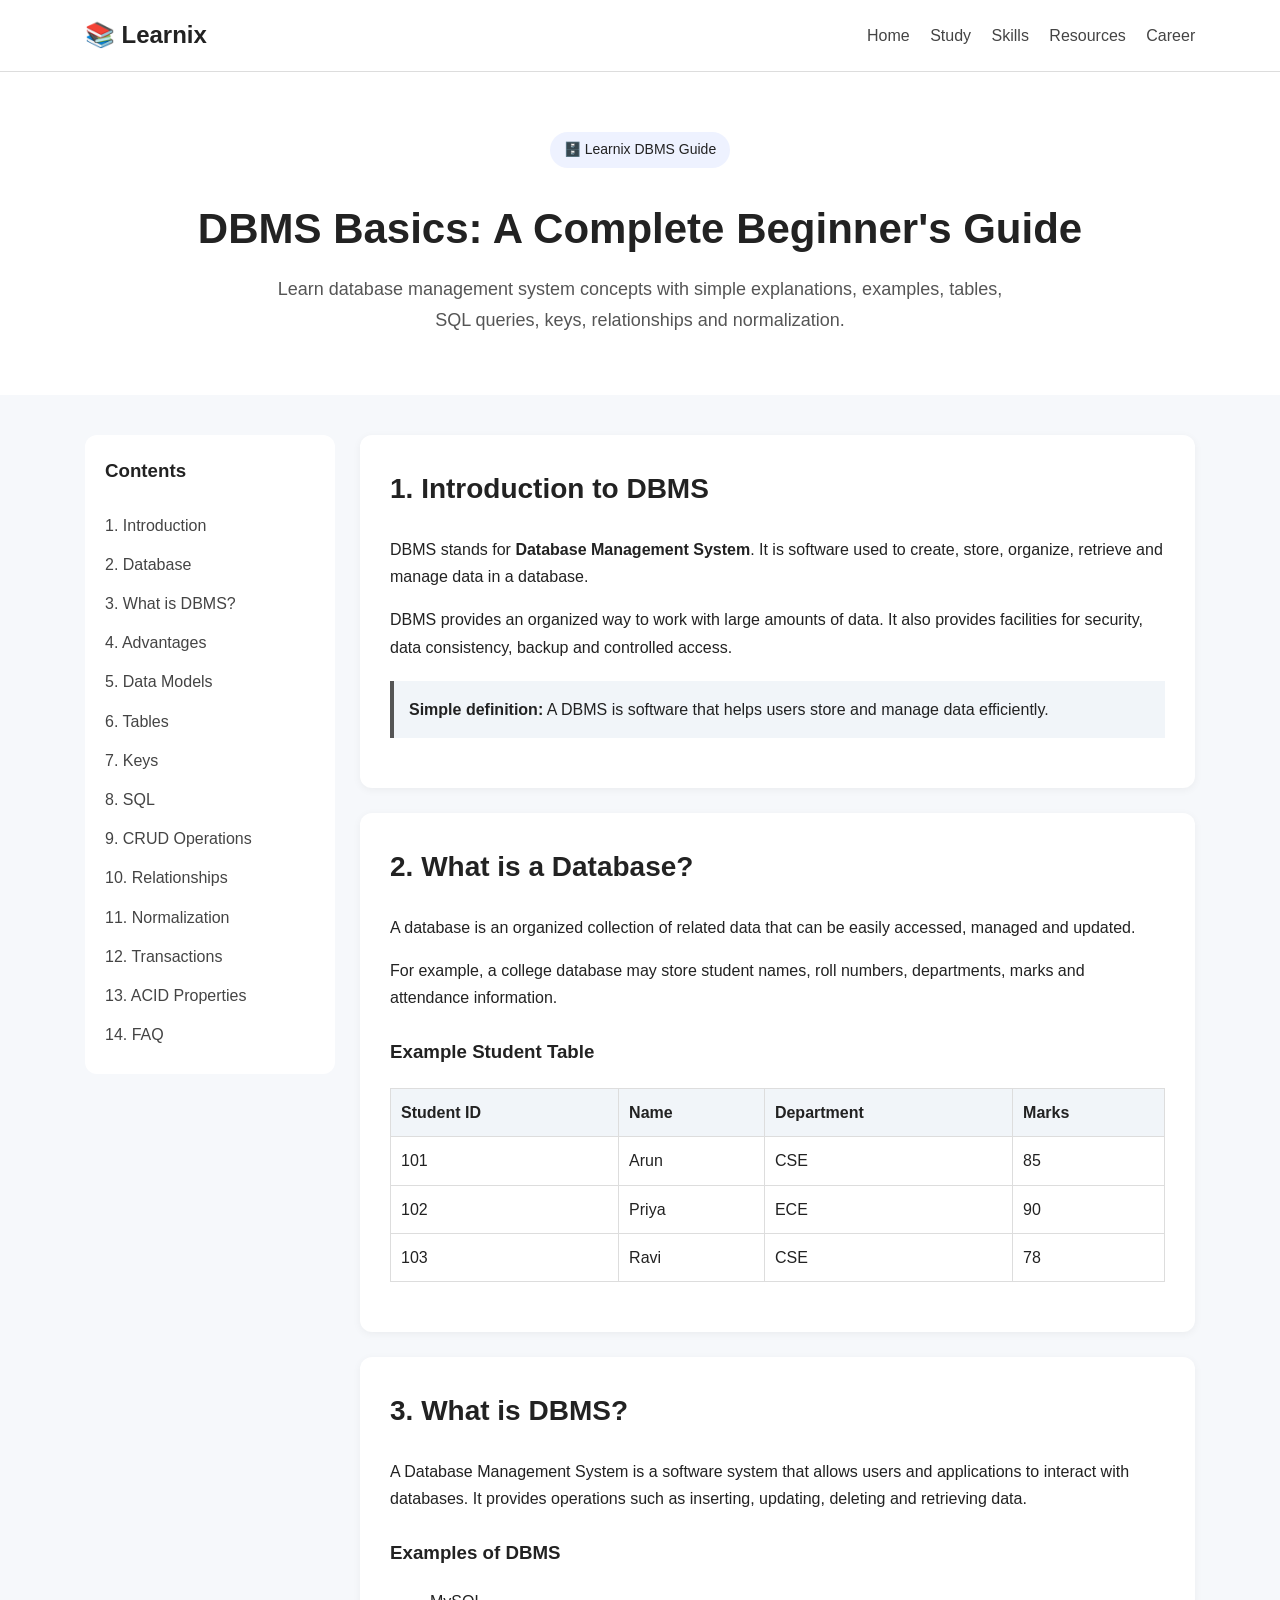
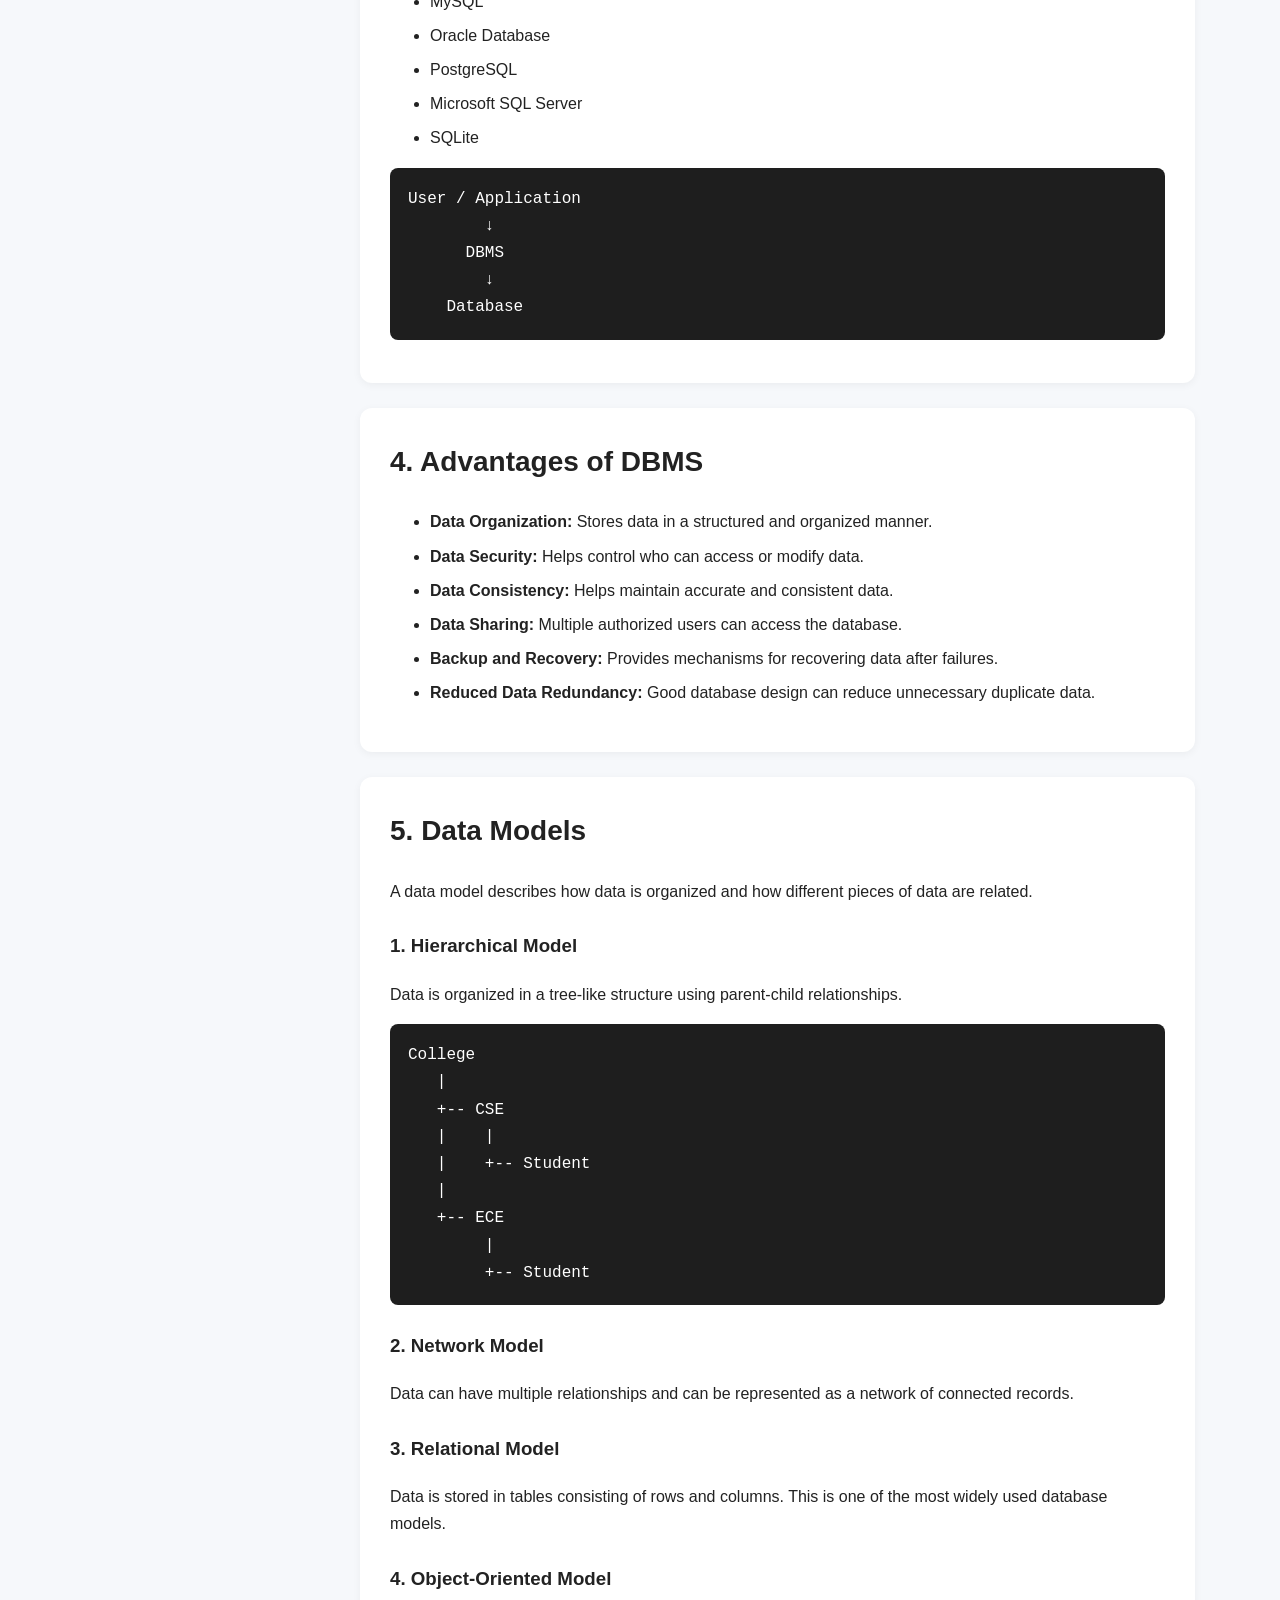
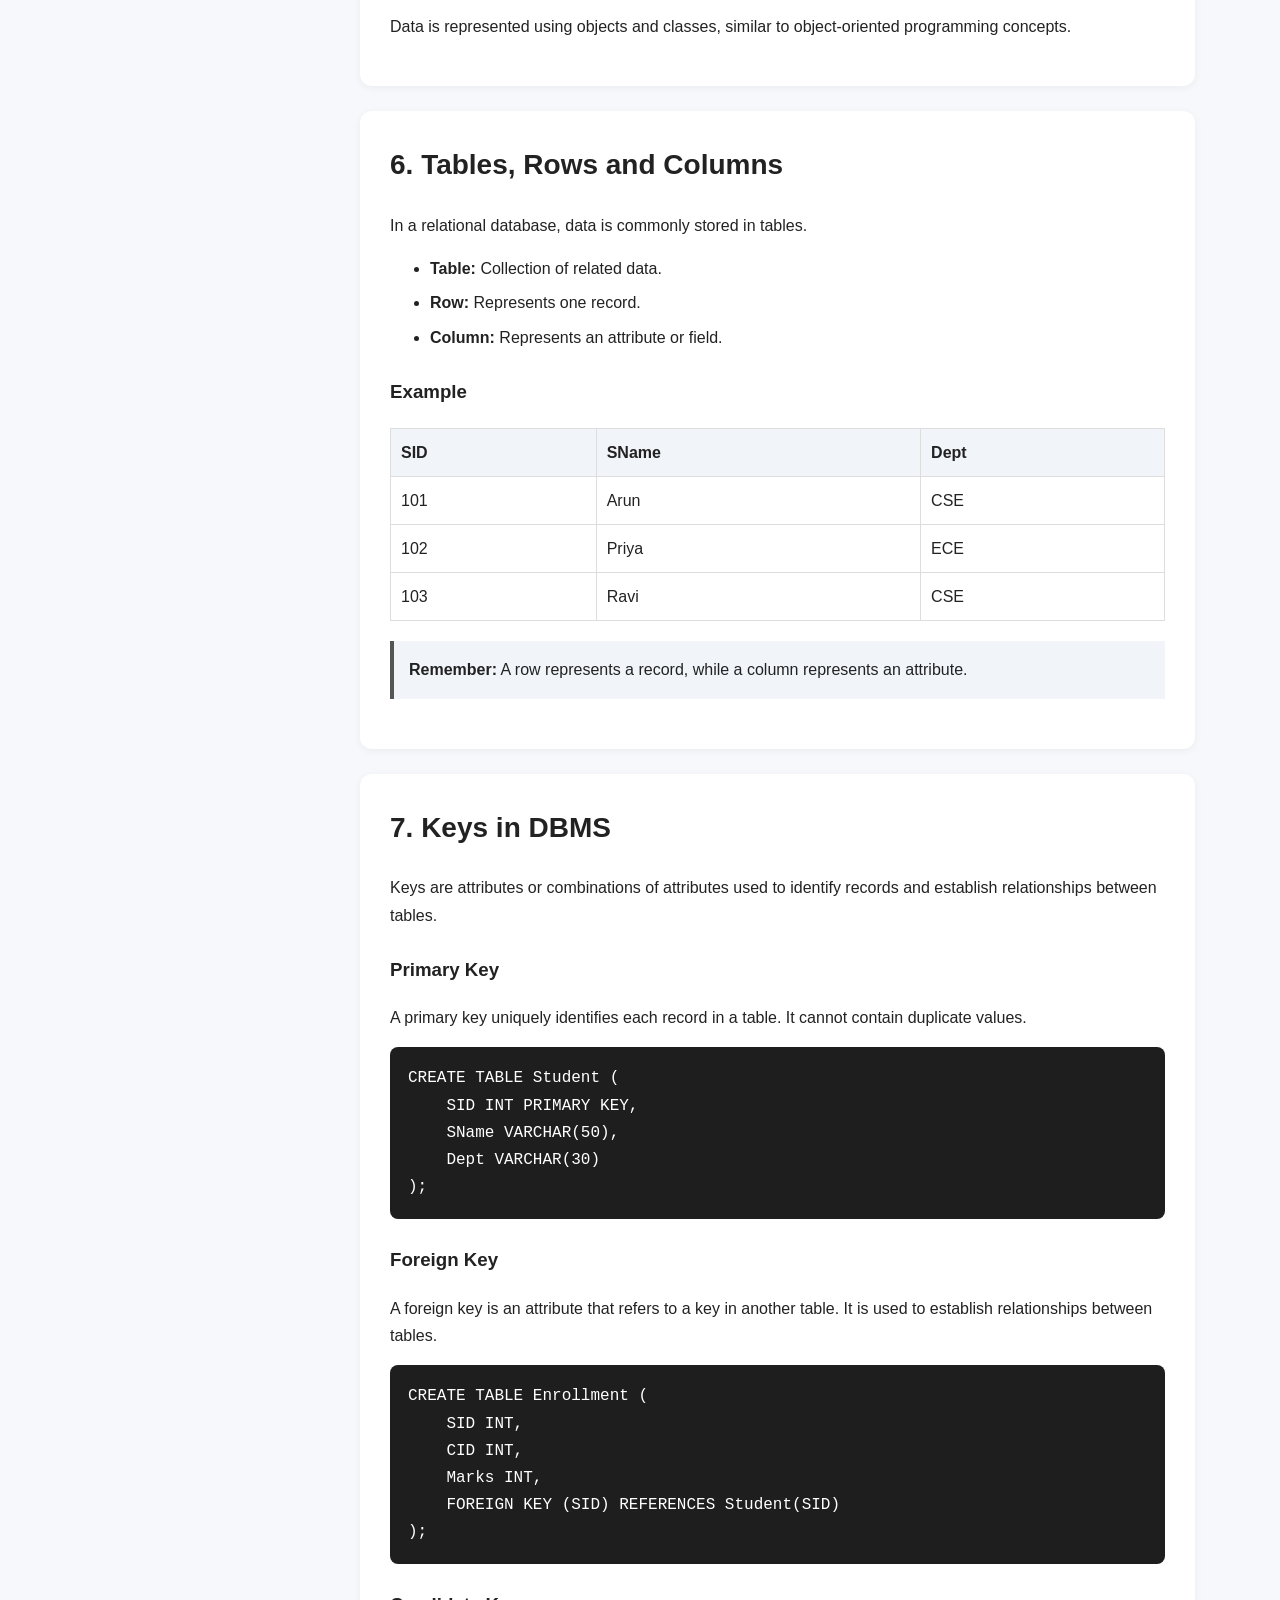
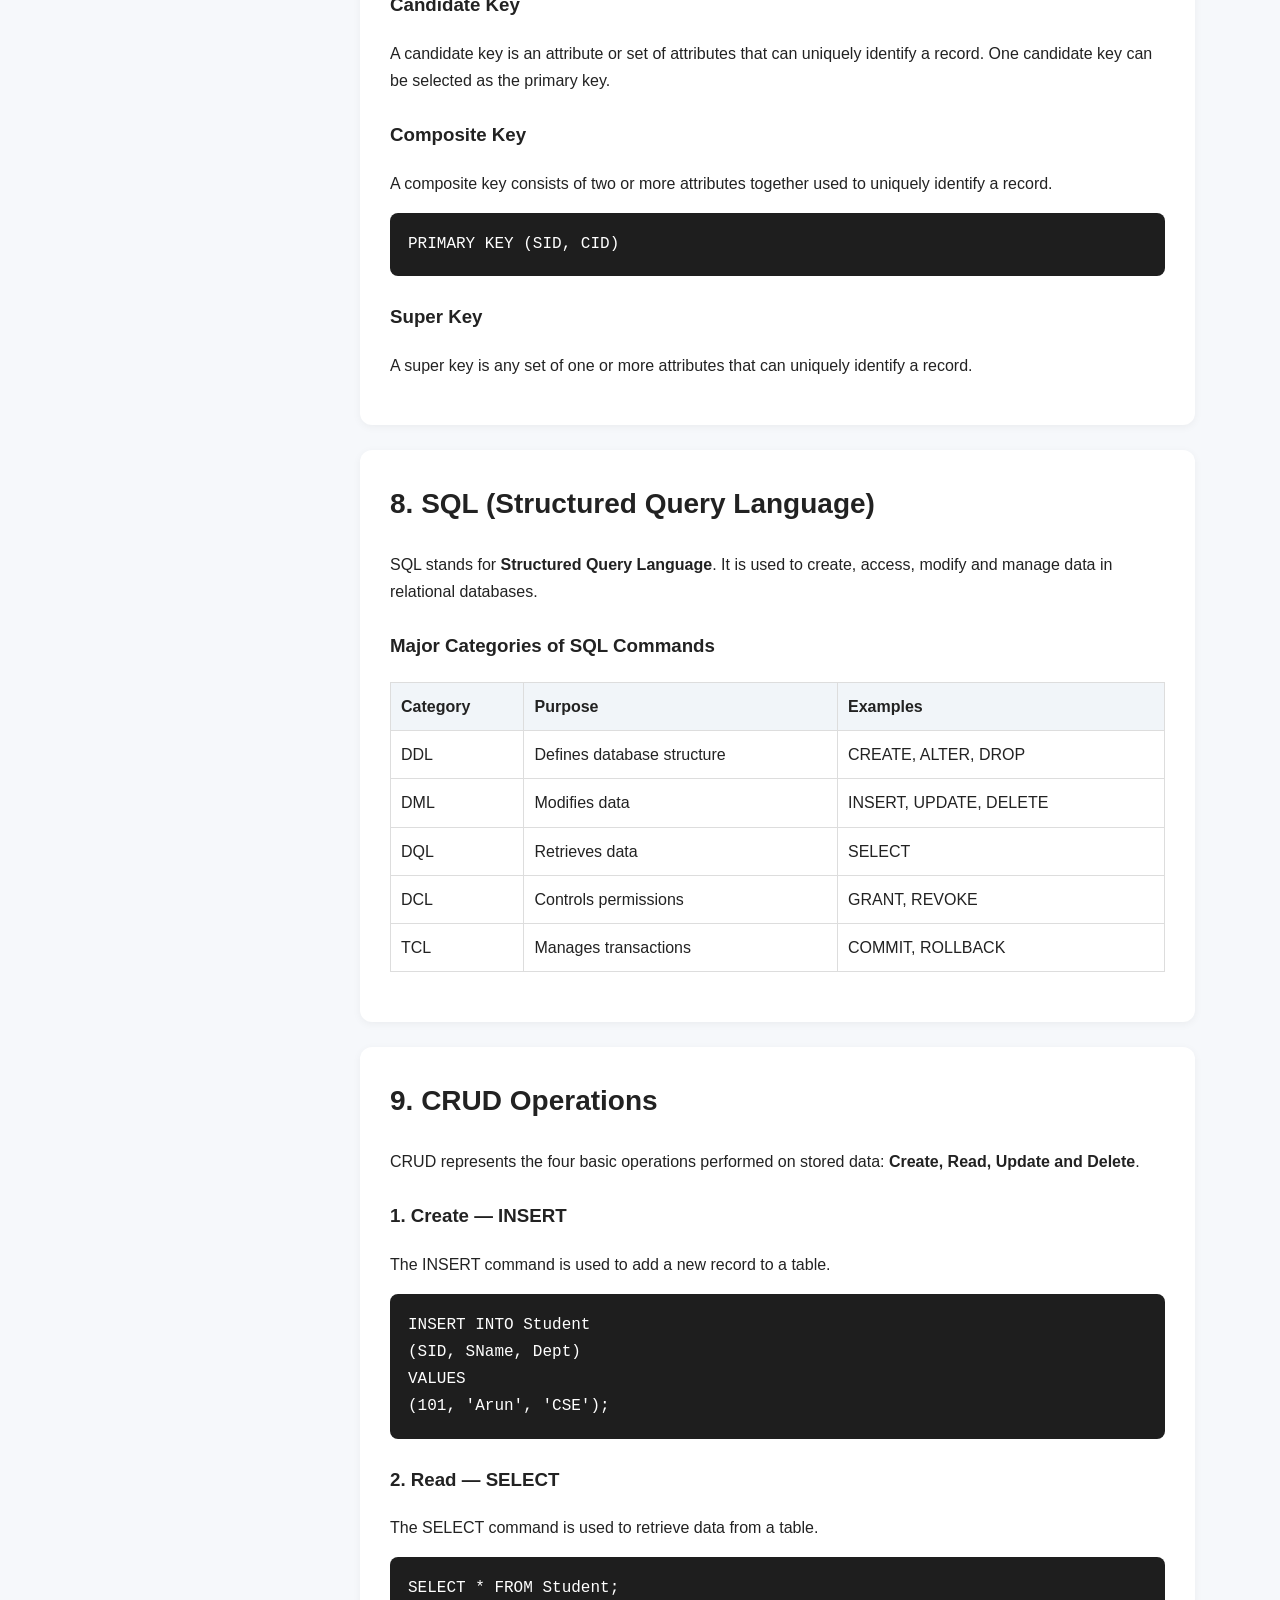
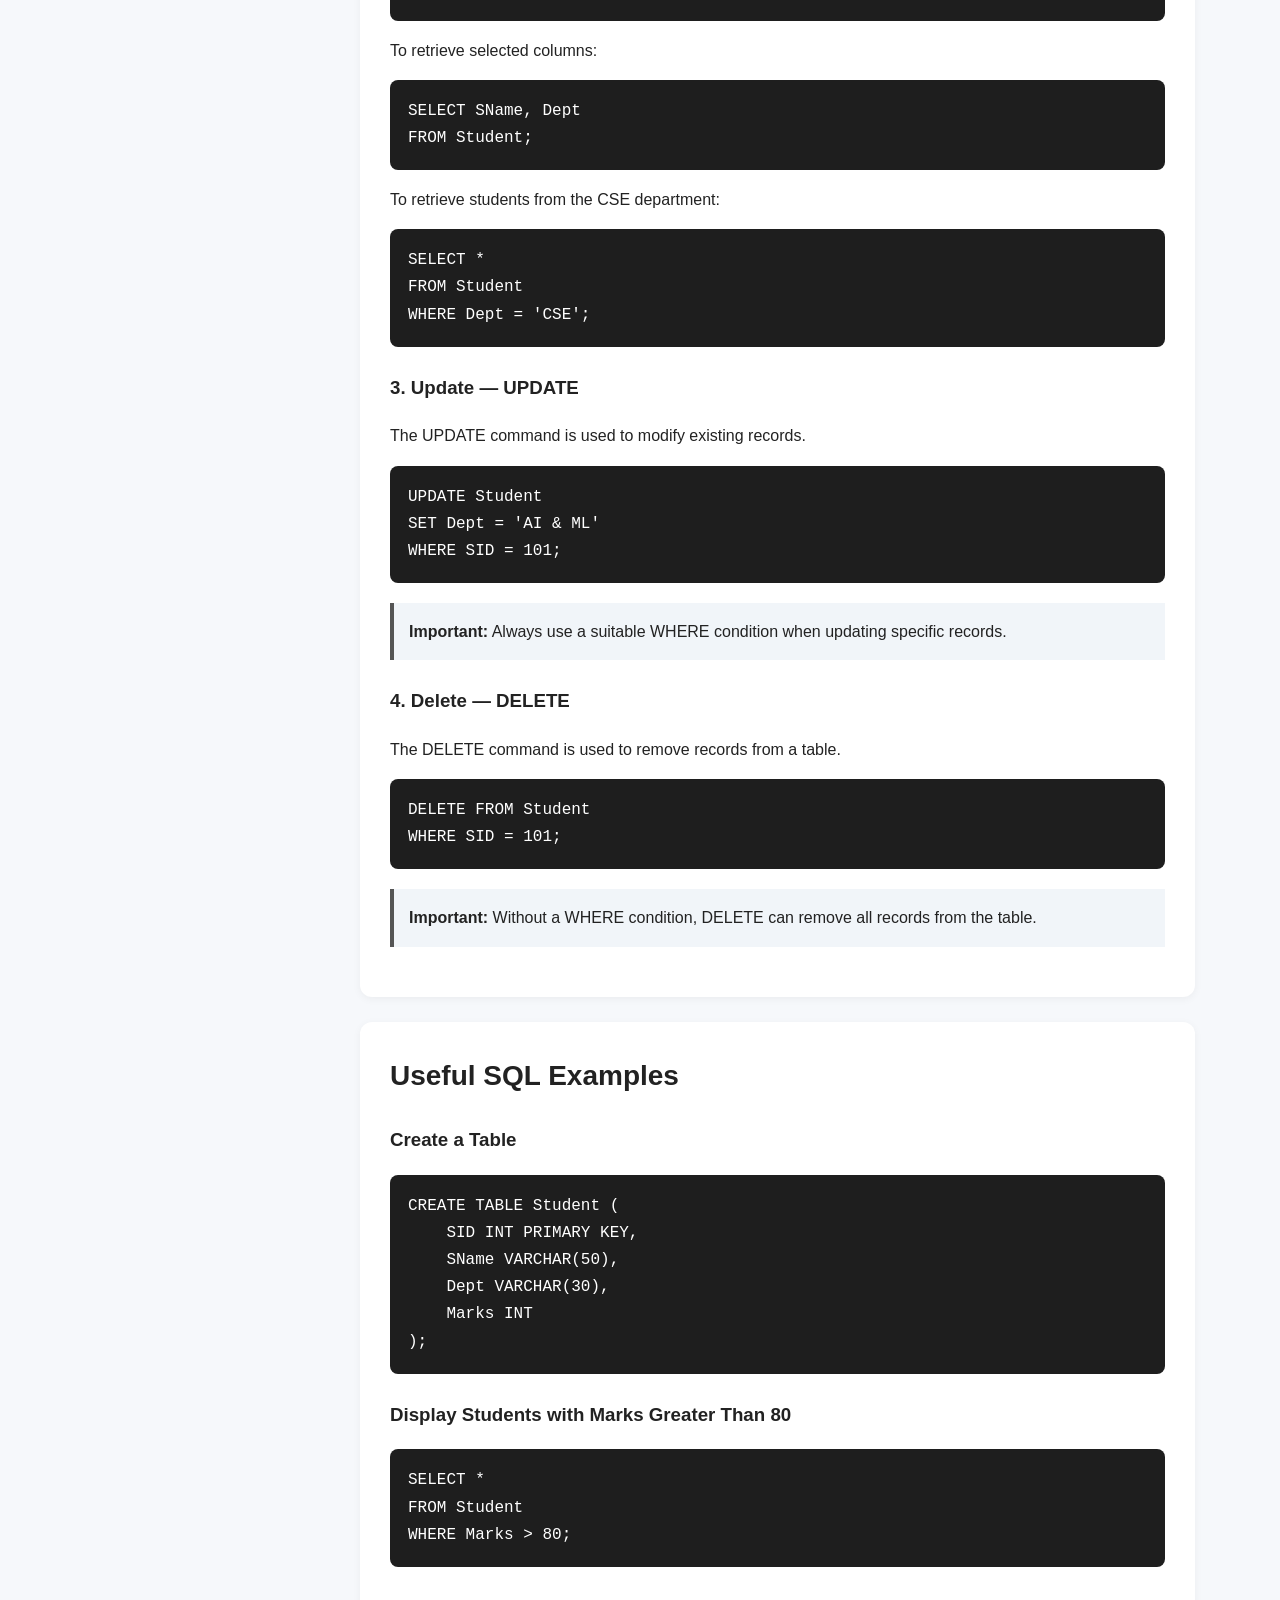
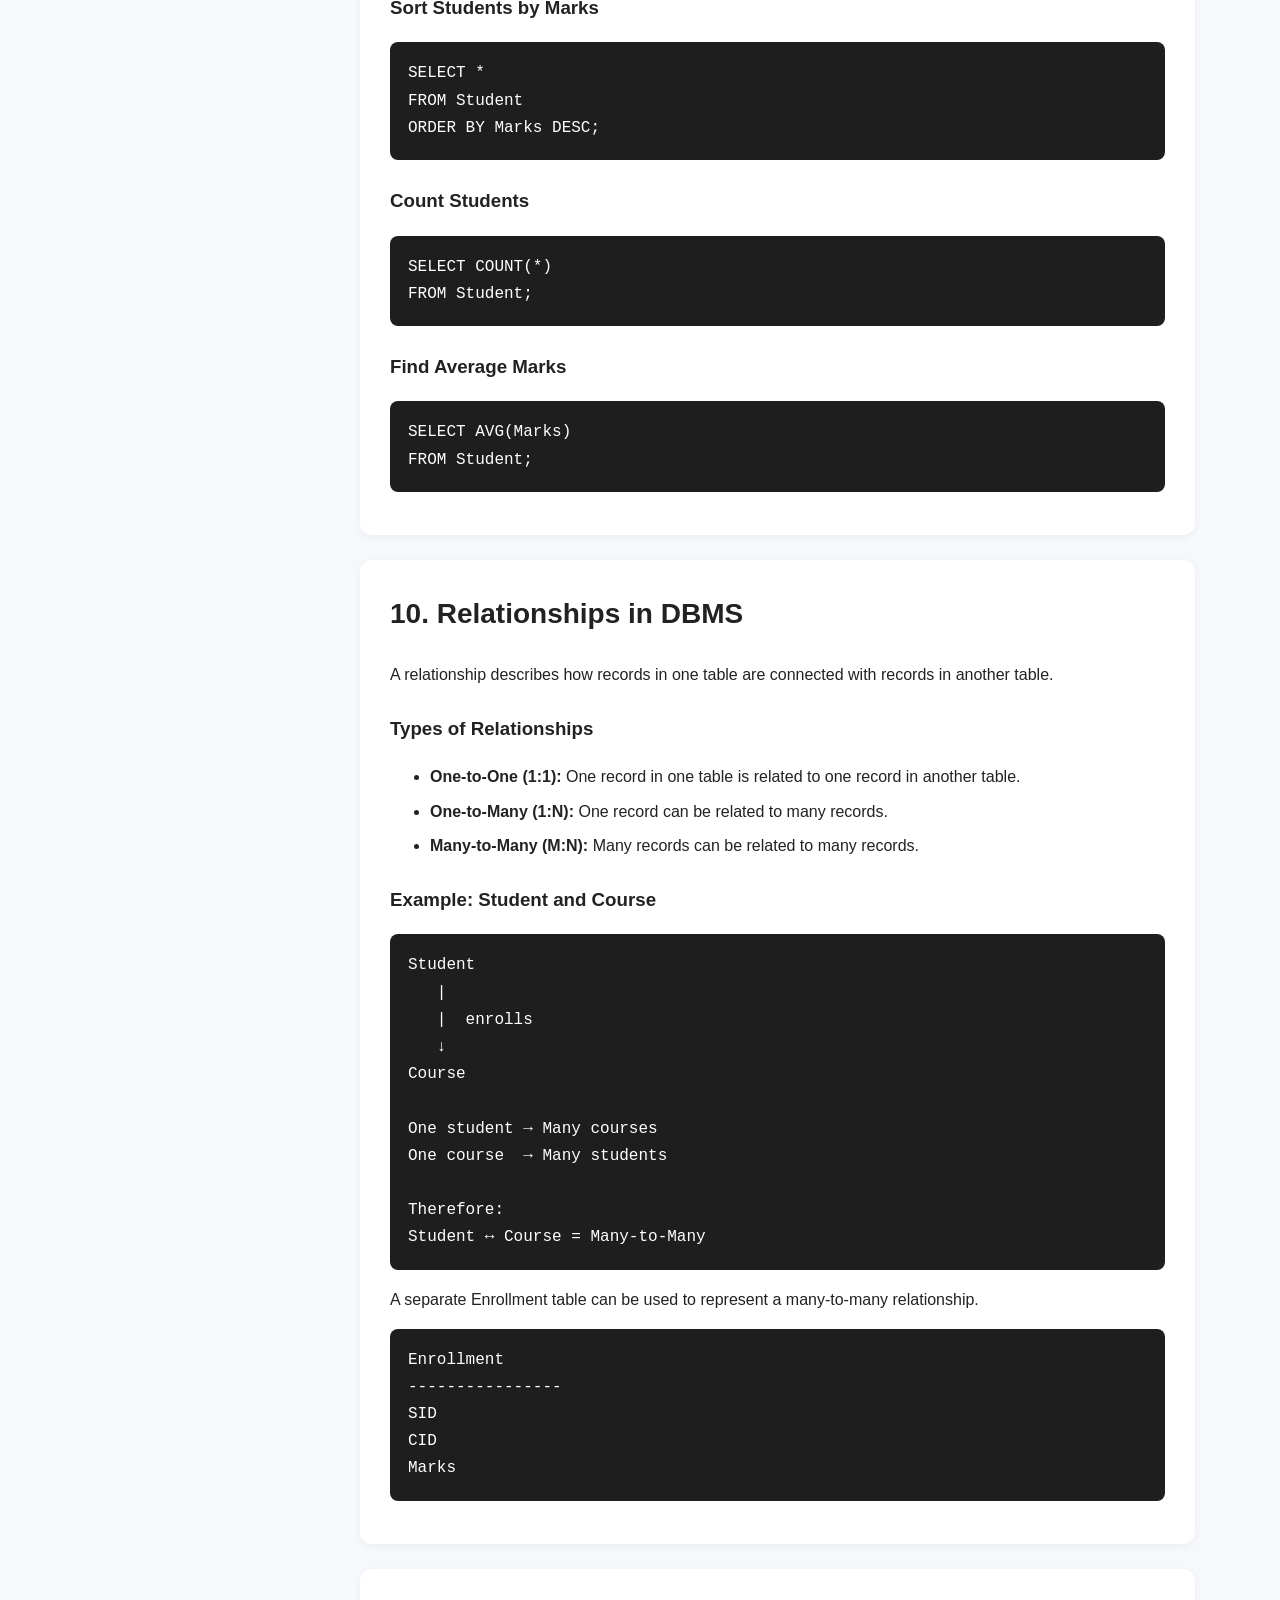
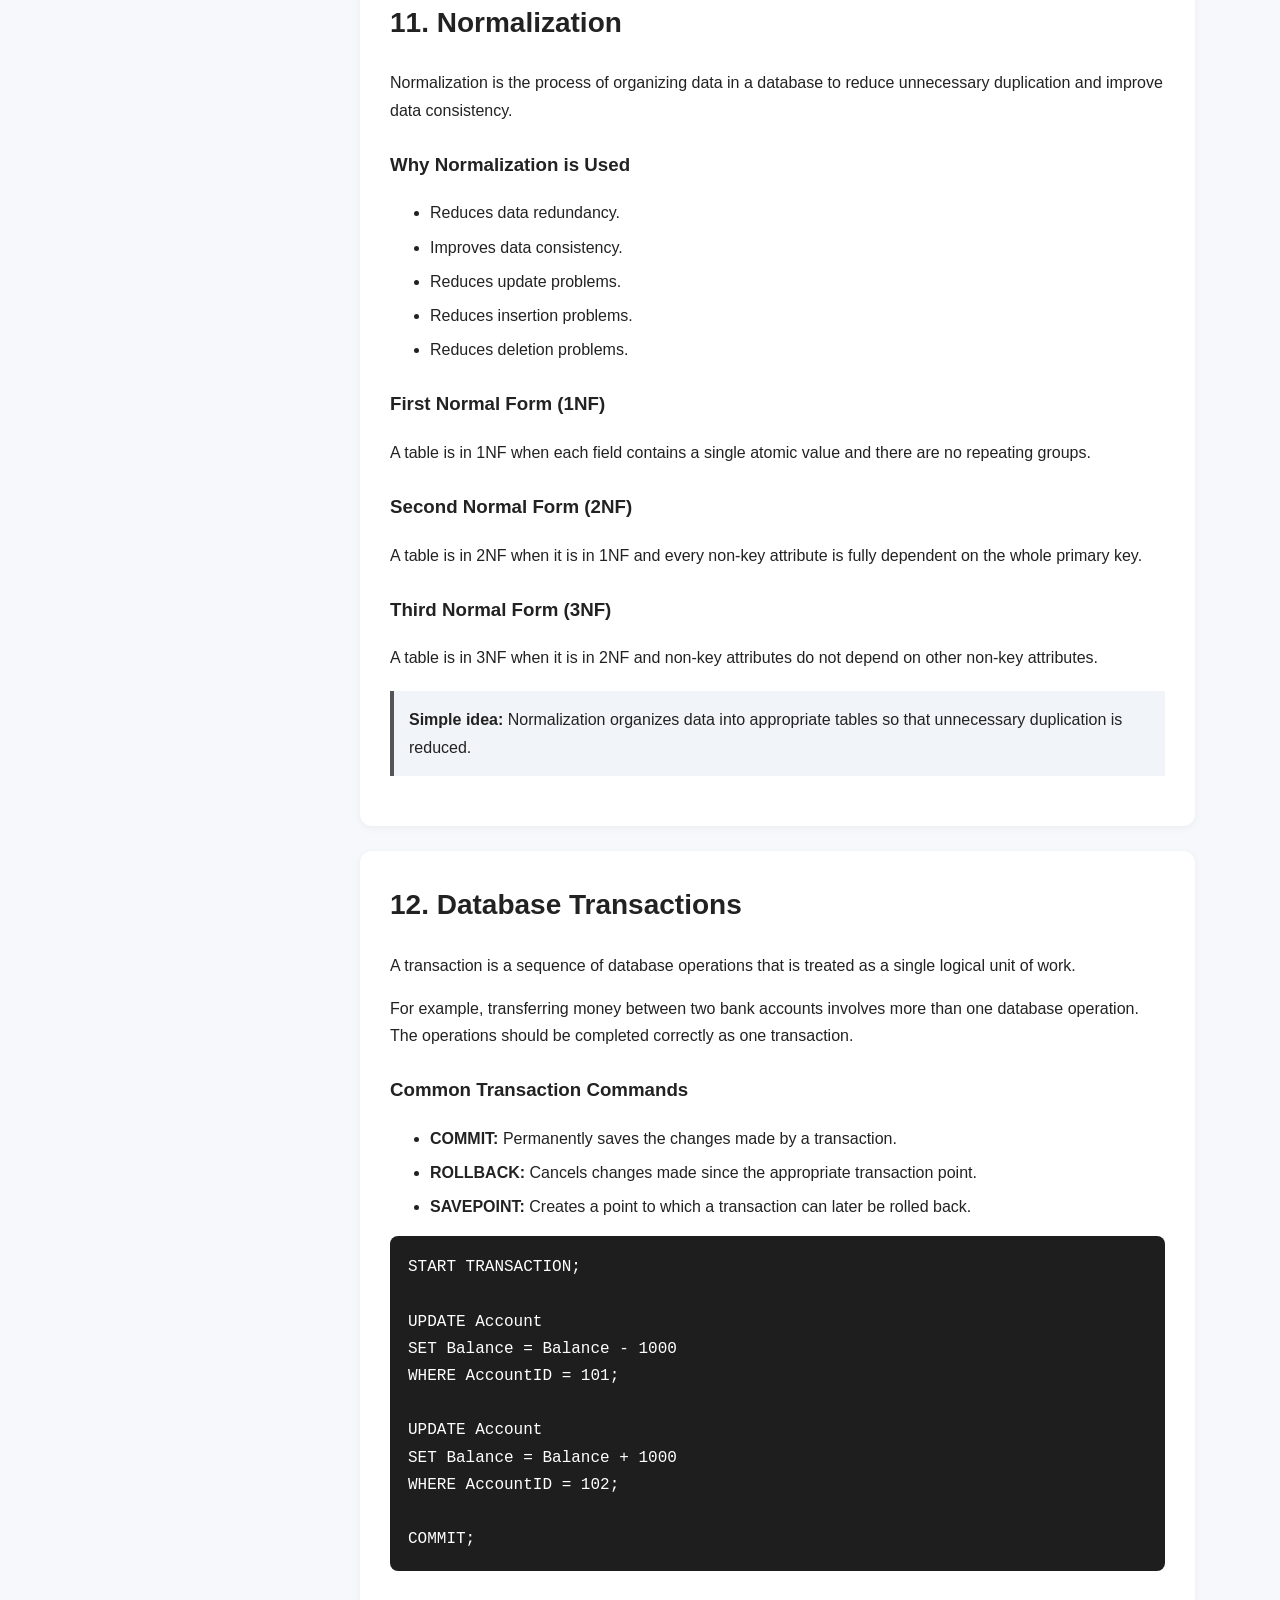
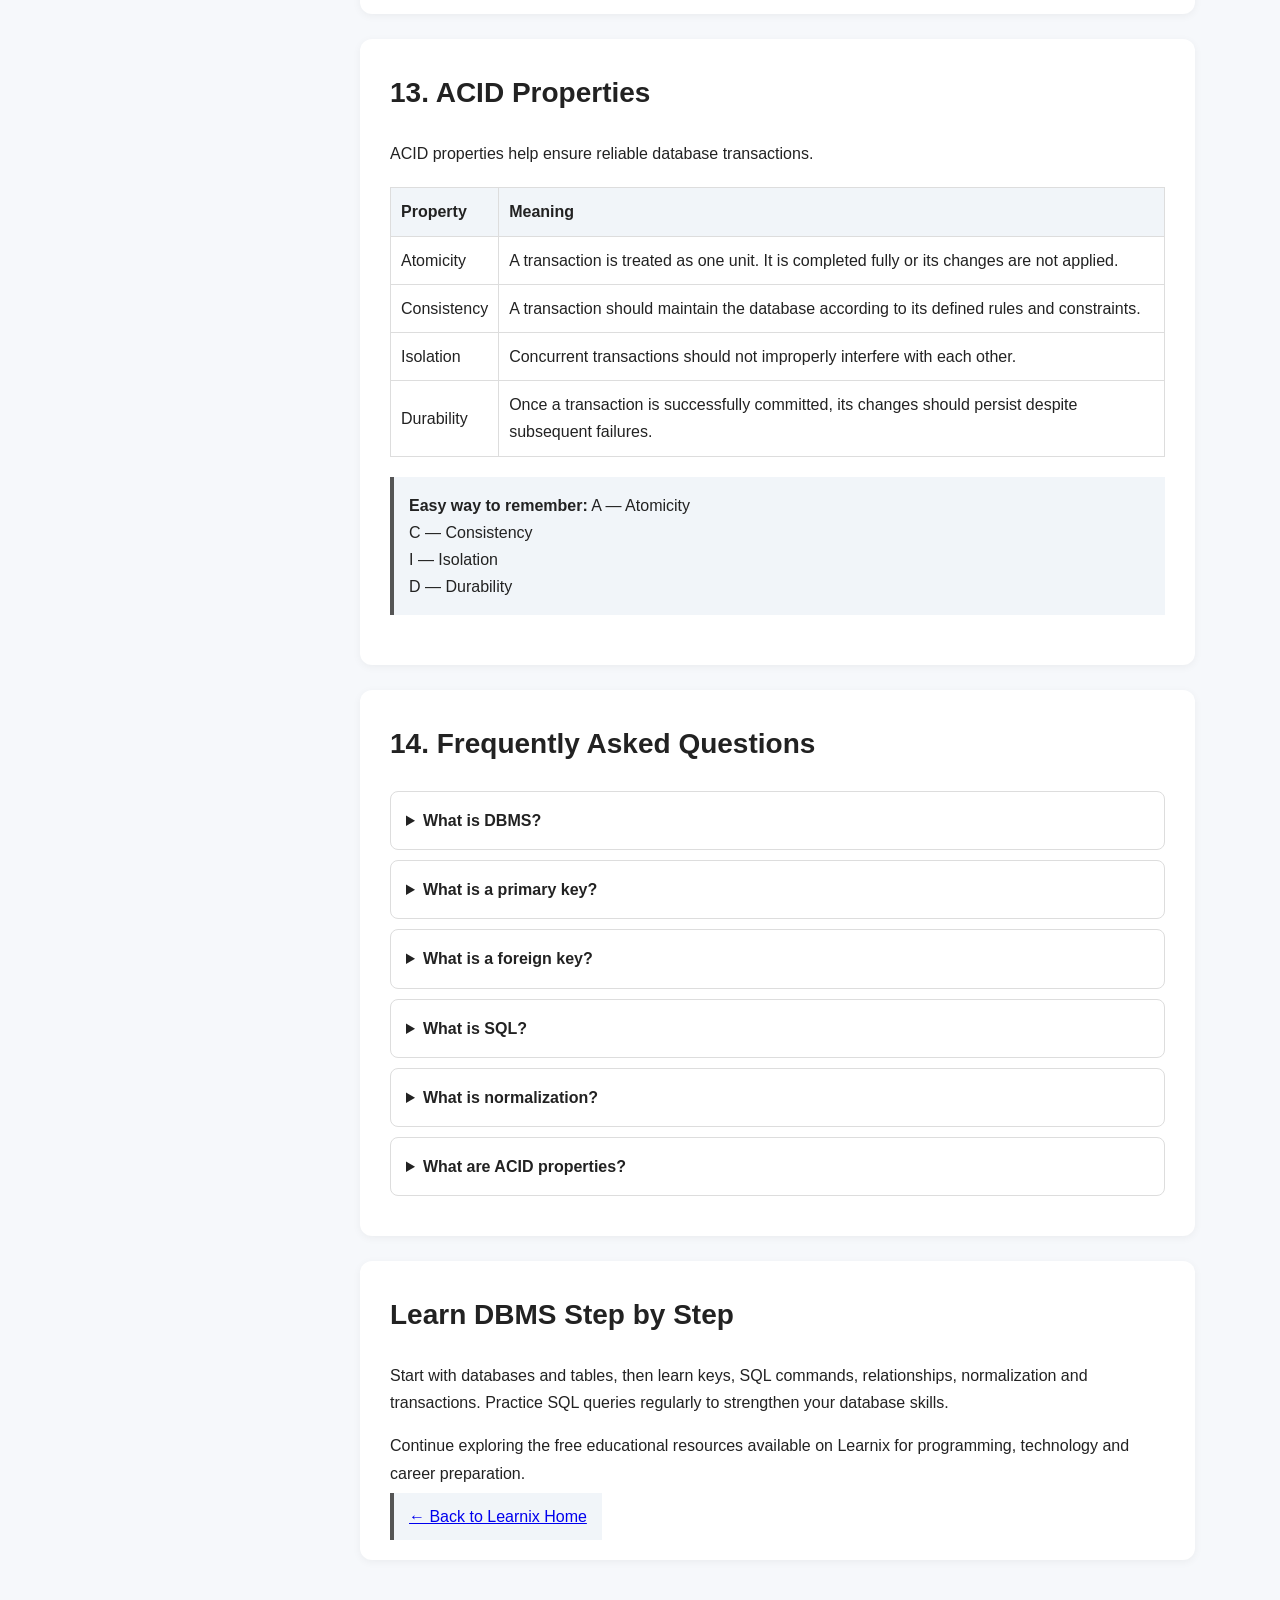
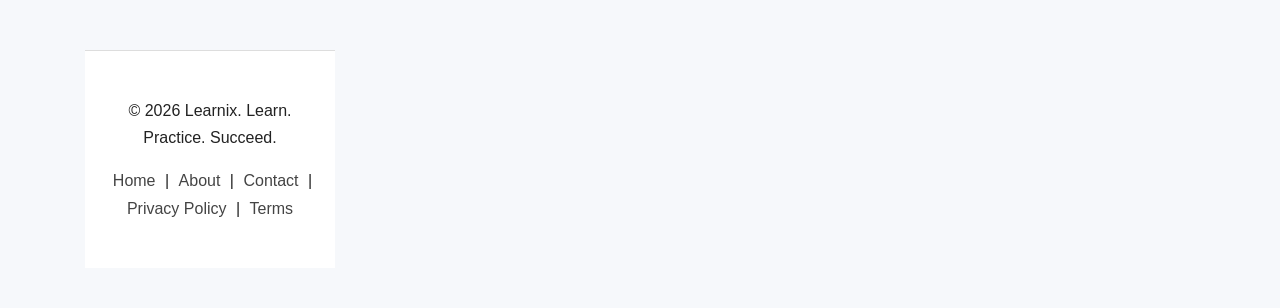
<file: dbms.html>
<!DOCTYPE html>
<html lang="en">
<head>
  <meta charset="UTF-8">
  <meta name="viewport" content="width=device-width, initial-scale=1.0">

  <title>DBMS Basics: Complete Beginner's Guide | Learnix</title>

  <meta name="description"
        content="Learn DBMS basics with simple explanations of databases, tables, keys, SQL, normalization, relationships, and important DBMS concepts.">

  <meta name="author" content="Learnix">

  <style>
    * {
      box-sizing: border-box;
    }

    body {
      margin: 0;
      font-family: Arial, sans-serif;
      line-height: 1.7;
      background: #f6f8fb;
      color: #222;
    }

    header {
      background: #ffffff;
      border-bottom: 1px solid #ddd;
      padding: 15px 6%;
      position: sticky;
      top: 0;
      z-index: 10;
    }

    nav {
      display: flex;
      align-items: center;
      justify-content: space-between;
      gap: 20px;
      flex-wrap: wrap;
    }

    .logo {
      font-size: 24px;
      font-weight: bold;
      text-decoration: none;
      color: #222;
    }

    nav a {
      text-decoration: none;
      color: #444;
      margin: 0 8px;
    }

    nav a:hover {
      text-decoration: underline;
    }

    .hero {
      padding: 60px 6%;
      background: #ffffff;
      text-align: center;
    }

    .badge {
      display: inline-block;
      padding: 6px 14px;
      border-radius: 20px;
      background: #eef2ff;
      margin-bottom: 15px;
      font-size: 14px;
    }

    .hero h1 {
      font-size: 42px;
      margin: 10px 0;
    }

    .hero p {
      max-width: 750px;
      margin: auto;
      color: #555;
      font-size: 18px;
    }

    .container {
      max-width: 1150px;
      margin: 40px auto;
      padding: 0 20px;
      display: grid;
      grid-template-columns: 250px 1fr;
      gap: 25px;
    }

    .toc {
      background: #ffffff;
      padding: 20px;
      border-radius: 12px;
      height: fit-content;
      position: sticky;
      top: 90px;
    }

    .toc h3 {
      margin-top: 0;
    }

    .toc a {
      display: block;
      padding: 6px 0;
      text-decoration: none;
      color: #444;
    }

    .toc a:hover {
      text-decoration: underline;
    }

    .card {
      background: #ffffff;
      padding: 30px;
      margin-bottom: 25px;
      border-radius: 12px;
      box-shadow: 0 2px 8px rgba(0,0,0,0.05);
    }

    h2 {
      margin-top: 0;
      font-size: 28px;
    }

    h3 {
      margin-top: 25px;
    }

    li {
      margin-bottom: 7px;
    }

    .highlight {
      padding: 15px;
      background: #f1f5f9;
      border-left: 4px solid #555;
      margin: 20px 0;
    }

    pre {
      background: #1e1e1e;
      color: #ffffff;
      padding: 18px;
      border-radius: 8px;
      overflow-x: auto;
    }

    code {
      font-family: Consolas, monospace;
    }

    table {
      width: 100%;
      border-collapse: collapse;
      margin: 20px 0;
    }

    th, td {
      border: 1px solid #ddd;
      padding: 10px;
      text-align: left;
    }

    th {
      background: #f1f5f9;
    }

    details {
      border: 1px solid #ddd;
      padding: 15px;
      margin: 10px 0;
      border-radius: 8px;
    }

    summary {
      cursor: pointer;
      font-weight: bold;
    }

    footer {
      background: #ffffff;
      border-top: 1px solid #ddd;
      text-align: center;
      padding: 30px 20px;
      margin-top: 40px;
    }

    footer a {
      color: #444;
      text-decoration: none;
      margin: 0 5px;
    }

    @media (max-width: 800px) {
      .container {
        grid-template-columns: 1fr;
      }

      .toc {
        position: static;
      }

      .hero h1 {
        font-size: 32px;
      }

      nav {
        justify-content: center;
      }

      .card {
        padding: 20px;
      }
    }
  </style>
</head>

<body>

<header>
  <nav>
    <a href="index.html" class="logo">📚 Learnix</a>

    <div>
      <a href="index.html">Home</a>
      <a href="index.html#study">Study</a>
      <a href="index.html#skills">Skills</a>
      <a href="index.html#resources">Resources</a>
      <a href="index.html#career">Career</a>
    </div>
  </nav>
</header>

<section class="hero">
  <span class="badge">🗄️ Learnix DBMS Guide</span>

  <h1>DBMS Basics: A Complete Beginner's Guide</h1>

  <p>
    Learn database management system concepts with simple explanations,
    examples, tables, SQL queries, keys, relationships and normalization.
  </p>
</section>

<div class="container">

  <aside class="toc">
    <h3>Contents</h3>

    <a href="#introduction">1. Introduction</a>
    <a href="#database">2. Database</a>
    <a href="#dbms">3. What is DBMS?</a>
    <a href="#advantages">4. Advantages</a>
    <a href="#models">5. Data Models</a>
    <a href="#tables">6. Tables</a>
    <a href="#keys">7. Keys</a>
    <a href="#sql">8. SQL</a>
    <a href="#crud">9. CRUD Operations</a>
    <a href="#relationships">10. Relationships</a>
    <a href="#normalization">11. Normalization</a>
    <a href="#transactions">12. Transactions</a>
    <a href="#acid">13. ACID Properties</a>
    <a href="#faq">14. FAQ</a>
  </aside>

  <main>

<section id="introduction" class="card">
  <h2>1. Introduction to DBMS</h2>

  <p>
    DBMS stands for <strong>Database Management System</strong>.
    It is software used to create, store, organize, retrieve and manage
    data in a database.
  </p>

  <p>
    DBMS provides an organized way to work with large amounts of data.
    It also provides facilities for security, data consistency,
    backup and controlled access.
  </p>

  <div class="highlight">
    <strong>Simple definition:</strong>
    A DBMS is software that helps users store and manage data efficiently.
  </div>
</section>


<section id="database" class="card">
  <h2>2. What is a Database?</h2>

  <p>
    A database is an organized collection of related data that can be
    easily accessed, managed and updated.
  </p>

  <p>
    For example, a college database may store student names, roll numbers,
    departments, marks and attendance information.
  </p>

  <h3>Example Student Table</h3>

  <table>
    <tr>
      <th>Student ID</th>
      <th>Name</th>
      <th>Department</th>
      <th>Marks</th>
    </tr>

    <tr>
      <td>101</td>
      <td>Arun</td>
      <td>CSE</td>
      <td>85</td>
    </tr>

    <tr>
      <td>102</td>
      <td>Priya</td>
      <td>ECE</td>
      <td>90</td>
    </tr>

    <tr>
      <td>103</td>
      <td>Ravi</td>
      <td>CSE</td>
      <td>78</td>
    </tr>
  </table>
</section>
      <section id="dbms" class="card">
  <h2>3. What is DBMS?</h2>

  <p>
    A Database Management System is a software system that allows users
    and applications to interact with databases. It provides operations
    such as inserting, updating, deleting and retrieving data.
  </p>

  <h3>Examples of DBMS</h3>

  <ul>
    <li>MySQL</li>
    <li>Oracle Database</li>
    <li>PostgreSQL</li>
    <li>Microsoft SQL Server</li>
    <li>SQLite</li>
  </ul>

  <pre><code>User / Application
        ↓
      DBMS
        ↓
    Database</code></pre>
</section>


<section id="advantages" class="card">
  <h2>4. Advantages of DBMS</h2>

  <ul>
    <li>
      <strong>Data Organization:</strong>
      Stores data in a structured and organized manner.
    </li>

    <li>
      <strong>Data Security:</strong>
      Helps control who can access or modify data.
    </li>

    <li>
      <strong>Data Consistency:</strong>
      Helps maintain accurate and consistent data.
    </li>

    <li>
      <strong>Data Sharing:</strong>
      Multiple authorized users can access the database.
    </li>

    <li>
      <strong>Backup and Recovery:</strong>
      Provides mechanisms for recovering data after failures.
    </li>

    <li>
      <strong>Reduced Data Redundancy:</strong>
      Good database design can reduce unnecessary duplicate data.
    </li>
  </ul>
</section>


<section id="models" class="card">
  <h2>5. Data Models</h2>

  <p>
    A data model describes how data is organized and how different
    pieces of data are related.
  </p>

  <h3>1. Hierarchical Model</h3>

  <p>
    Data is organized in a tree-like structure using parent-child
    relationships.
  </p>

  <pre><code>College
   |
   +-- CSE
   |    |
   |    +-- Student
   |
   +-- ECE
        |
        +-- Student</code></pre>

  <h3>2. Network Model</h3>

  <p>
    Data can have multiple relationships and can be represented as
    a network of connected records.
  </p>

  <h3>3. Relational Model</h3>

  <p>
    Data is stored in tables consisting of rows and columns.
    This is one of the most widely used database models.
  </p>

  <h3>4. Object-Oriented Model</h3>

  <p>
    Data is represented using objects and classes, similar to
    object-oriented programming concepts.
  </p>
</section>


<section id="tables" class="card">
  <h2>6. Tables, Rows and Columns</h2>

  <p>
    In a relational database, data is commonly stored in tables.
  </p>

  <ul>
    <li>
      <strong>Table:</strong> Collection of related data.
    </li>

    <li>
      <strong>Row:</strong> Represents one record.
    </li>

    <li>
      <strong>Column:</strong> Represents an attribute or field.
    </li>
  </ul>

  <h3>Example</h3>

  <table>
    <tr>
      <th>SID</th>
      <th>SName</th>
      <th>Dept</th>
    </tr>

    <tr>
      <td>101</td>
      <td>Arun</td>
      <td>CSE</td>
    </tr>

    <tr>
      <td>102</td>
      <td>Priya</td>
      <td>ECE</td>
    </tr>

    <tr>
      <td>103</td>
      <td>Ravi</td>
      <td>CSE</td>
    </tr>
  </table>

  <div class="highlight">
    <strong>Remember:</strong>
    A row represents a record, while a column represents an attribute.
  </div>
</section>


<section id="keys" class="card">
  <h2>7. Keys in DBMS</h2>

  <p>
    Keys are attributes or combinations of attributes used to identify
    records and establish relationships between tables.
  </p>

  <h3>Primary Key</h3>

  <p>
    A primary key uniquely identifies each record in a table.
    It cannot contain duplicate values.
  </p>

  <pre><code>CREATE TABLE Student (
    SID INT PRIMARY KEY,
    SName VARCHAR(50),
    Dept VARCHAR(30)
);</code></pre>

  <h3>Foreign Key</h3>

  <p>
    A foreign key is an attribute that refers to a key in another table.
    It is used to establish relationships between tables.
  </p>

  <pre><code>CREATE TABLE Enrollment (
    SID INT,
    CID INT,
    Marks INT,
    FOREIGN KEY (SID) REFERENCES Student(SID)
);</code></pre>

  <h3>Candidate Key</h3>

  <p>
    A candidate key is an attribute or set of attributes that can
    uniquely identify a record. One candidate key can be selected
    as the primary key.
  </p>

  <h3>Composite Key</h3>

  <p>
    A composite key consists of two or more attributes together used
    to uniquely identify a record.
  </p>

  <pre><code>PRIMARY KEY (SID, CID)</code></pre>

  <h3>Super Key</h3>

  <p>
    A super key is any set of one or more attributes that can uniquely
    identify a record.
  </p>
</section>
      <section id="sql" class="card">
  <h2>8. SQL (Structured Query Language)</h2>

  <p>
    SQL stands for <strong>Structured Query Language</strong>.
    It is used to create, access, modify and manage data in relational
    databases.
  </p>

  <h3>Major Categories of SQL Commands</h3>

  <table>
    <tr>
      <th>Category</th>
      <th>Purpose</th>
      <th>Examples</th>
    </tr>

    <tr>
      <td>DDL</td>
      <td>Defines database structure</td>
      <td>CREATE, ALTER, DROP</td>
    </tr>

    <tr>
      <td>DML</td>
      <td>Modifies data</td>
      <td>INSERT, UPDATE, DELETE</td>
    </tr>

    <tr>
      <td>DQL</td>
      <td>Retrieves data</td>
      <td>SELECT</td>
    </tr>

    <tr>
      <td>DCL</td>
      <td>Controls permissions</td>
      <td>GRANT, REVOKE</td>
    </tr>

    <tr>
      <td>TCL</td>
      <td>Manages transactions</td>
      <td>COMMIT, ROLLBACK</td>
    </tr>
  </table>
</section>


<section id="crud" class="card">
  <h2>9. CRUD Operations</h2>

  <p>
    CRUD represents the four basic operations performed on stored data:
    <strong>Create, Read, Update and Delete</strong>.
  </p>

  <h3>1. Create — INSERT</h3>

  <p>
    The INSERT command is used to add a new record to a table.
  </p>

  <pre><code>INSERT INTO Student
(SID, SName, Dept)
VALUES
(101, 'Arun', 'CSE');</code></pre>


  <h3>2. Read — SELECT</h3>

  <p>
    The SELECT command is used to retrieve data from a table.
  </p>

  <pre><code>SELECT * FROM Student;</code></pre>

  <p>To retrieve selected columns:</p>

  <pre><code>SELECT SName, Dept
FROM Student;</code></pre>

  <p>To retrieve students from the CSE department:</p>

  <pre><code>SELECT *
FROM Student
WHERE Dept = 'CSE';</code></pre>


  <h3>3. Update — UPDATE</h3>

  <p>
    The UPDATE command is used to modify existing records.
  </p>

  <pre><code>UPDATE Student
SET Dept = 'AI & ML'
WHERE SID = 101;</code></pre>

  <div class="highlight">
    <strong>Important:</strong>
    Always use a suitable WHERE condition when updating specific records.
  </div>


  <h3>4. Delete — DELETE</h3>

  <p>
    The DELETE command is used to remove records from a table.
  </p>

  <pre><code>DELETE FROM Student
WHERE SID = 101;</code></pre>

  <div class="highlight">
    <strong>Important:</strong>
    Without a WHERE condition, DELETE can remove all records from the table.
  </div>
</section>


<section class="card">
  <h2>Useful SQL Examples</h2>

  <h3>Create a Table</h3>

  <pre><code>CREATE TABLE Student (
    SID INT PRIMARY KEY,
    SName VARCHAR(50),
    Dept VARCHAR(30),
    Marks INT
);</code></pre>

  <h3>Display Students with Marks Greater Than 80</h3>

  <pre><code>SELECT *
FROM Student
WHERE Marks > 80;</code></pre>

  <h3>Sort Students by Marks</h3>

  <pre><code>SELECT *
FROM Student
ORDER BY Marks DESC;</code></pre>

  <h3>Count Students</h3>

  <pre><code>SELECT COUNT(*)
FROM Student;</code></pre>

  <h3>Find Average Marks</h3>

  <pre><code>SELECT AVG(Marks)
FROM Student;</code></pre>
</section>
  <section id="relationships" class="card">
  <h2>10. Relationships in DBMS</h2>

  <p>
    A relationship describes how records in one table are connected
    with records in another table.
  </p>

  <h3>Types of Relationships</h3>

  <ul>
    <li>
      <strong>One-to-One (1:1):</strong>
      One record in one table is related to one record in another table.
    </li>

    <li>
      <strong>One-to-Many (1:N):</strong>
      One record can be related to many records.
    </li>

    <li>
      <strong>Many-to-Many (M:N):</strong>
      Many records can be related to many records.
    </li>
  </ul>

  <h3>Example: Student and Course</h3>

  <pre><code>Student
   |
   |  enrolls
   ↓
Course

One student → Many courses
One course  → Many students

Therefore:
Student ↔ Course = Many-to-Many</code></pre>

  <p>
    A separate Enrollment table can be used to represent a
    many-to-many relationship.
  </p>

  <pre><code>Enrollment
----------------
SID
CID
Marks</code></pre>
</section>


<section id="normalization" class="card">
  <h2>11. Normalization</h2>

  <p>
    Normalization is the process of organizing data in a database
    to reduce unnecessary duplication and improve data consistency.
  </p>

  <h3>Why Normalization is Used</h3>

  <ul>
    <li>Reduces data redundancy.</li>
    <li>Improves data consistency.</li>
    <li>Reduces update problems.</li>
    <li>Reduces insertion problems.</li>
    <li>Reduces deletion problems.</li>
  </ul>

  <h3>First Normal Form (1NF)</h3>

  <p>
    A table is in 1NF when each field contains a single atomic value
    and there are no repeating groups.
  </p>

  <h3>Second Normal Form (2NF)</h3>

  <p>
    A table is in 2NF when it is in 1NF and every non-key attribute
    is fully dependent on the whole primary key.
  </p>

  <h3>Third Normal Form (3NF)</h3>

  <p>
    A table is in 3NF when it is in 2NF and non-key attributes do not
    depend on other non-key attributes.
  </p>

  <div class="highlight">
    <strong>Simple idea:</strong>
    Normalization organizes data into appropriate tables so that
    unnecessary duplication is reduced.
  </div>
</section>


<section id="transactions" class="card">
  <h2>12. Database Transactions</h2>

  <p>
    A transaction is a sequence of database operations that is treated
    as a single logical unit of work.
  </p>

  <p>
    For example, transferring money between two bank accounts involves
    more than one database operation. The operations should be completed
    correctly as one transaction.
  </p>

  <h3>Common Transaction Commands</h3>

  <ul>
    <li>
      <strong>COMMIT:</strong>
      Permanently saves the changes made by a transaction.
    </li>

    <li>
      <strong>ROLLBACK:</strong>
      Cancels changes made since the appropriate transaction point.
    </li>

    <li>
      <strong>SAVEPOINT:</strong>
      Creates a point to which a transaction can later be rolled back.
    </li>
  </ul>

  <pre><code>START TRANSACTION;

UPDATE Account
SET Balance = Balance - 1000
WHERE AccountID = 101;

UPDATE Account
SET Balance = Balance + 1000
WHERE AccountID = 102;

COMMIT;</code></pre>
</section>


<section id="acid" class="card">
  <h2>13. ACID Properties</h2>

  <p>
    ACID properties help ensure reliable database transactions.
  </p>

  <table>
    <tr>
      <th>Property</th>
      <th>Meaning</th>
    </tr>

    <tr>
      <td>Atomicity</td>
      <td>
        A transaction is treated as one unit. It is completed fully
        or its changes are not applied.
      </td>
    </tr>

    <tr>
      <td>Consistency</td>
      <td>
        A transaction should maintain the database according to
        its defined rules and constraints.
      </td>
    </tr>

    <tr>
      <td>Isolation</td>
      <td>
        Concurrent transactions should not improperly interfere
        with each other.
      </td>
    </tr>

    <tr>
      <td>Durability</td>
      <td>
        Once a transaction is successfully committed, its changes
        should persist despite subsequent failures.
      </td>
    </tr>
  </table>

  <div class="highlight">
    <strong>Easy way to remember:</strong>
    A — Atomicity<br>
    C — Consistency<br>
    I — Isolation<br>
    D — Durability
  </div>
</section>


<section id="faq" class="card">
  <h2>14. Frequently Asked Questions</h2>

  <details>
    <summary>What is DBMS?</summary>
    <p>
      DBMS is software used to create, store, organize, retrieve
      and manage data in a database.
    </p>
  </details>

  <details>
    <summary>What is a primary key?</summary>
    <p>
      A primary key uniquely identifies each record in a table.
    </p>
  </details>

  <details>
    <summary>What is a foreign key?</summary>
    <p>
      A foreign key is used to establish a relationship between
      tables by referring to a key in another table.
    </p>
  </details>

  <details>
    <summary>What is SQL?</summary>
    <p>
      SQL stands for Structured Query Language and is used to
      interact with relational databases.
    </p>
  </details>

  <details>
    <summary>What is normalization?</summary>
    <p>
      Normalization is the process of organizing database tables
      to reduce unnecessary data duplication and improve consistency.
    </p>
  </details>

  <details>
    <summary>What are ACID properties?</summary>
    <p>
      ACID stands for Atomicity, Consistency, Isolation and Durability.
      These properties help make database transactions reliable.
    </p>
  </details>
</section>


<section class="card">
  <h2>Learn DBMS Step by Step</h2>

  <p>
    Start with databases and tables, then learn keys, SQL commands,
    relationships, normalization and transactions. Practice SQL
    queries regularly to strengthen your database skills.
  </p>

  <p>
    Continue exploring the free educational resources available on
    Learnix for programming, technology and career preparation.
  </p>

  <a href="index.html" class="highlight">
    ← Back to Learnix Home
  </a>
</section>

</main>

<footer>
  <p>© 2026 Learnix. Learn. Practice. Succeed.</p>

  <p>
    <a href="index.html">Home</a> |
    <a href="about.html">About</a> |
    <a href="contact.html">Contact</a> |
    <a href="privacy.html">Privacy Policy</a> |
    <a href="terms.html">Terms</a>
  </p>
</footer>

</body>
</html>
</file>
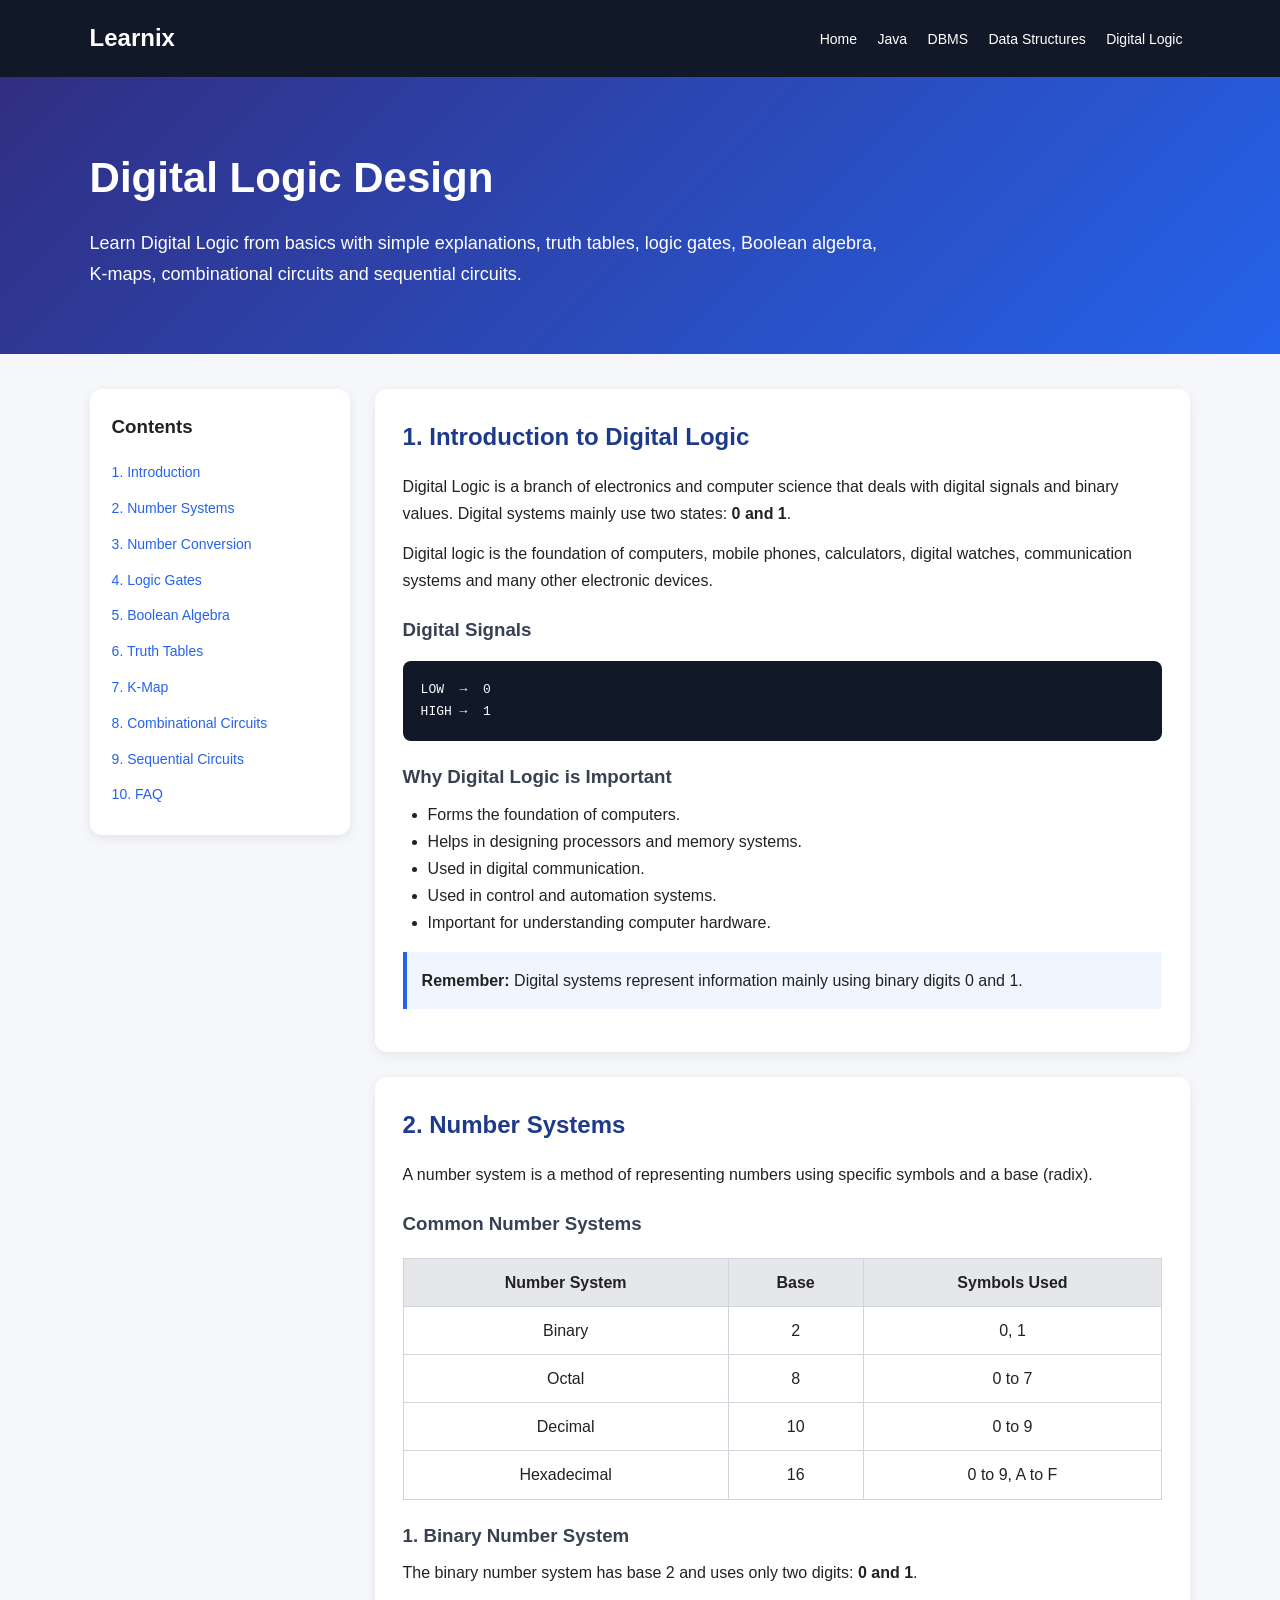
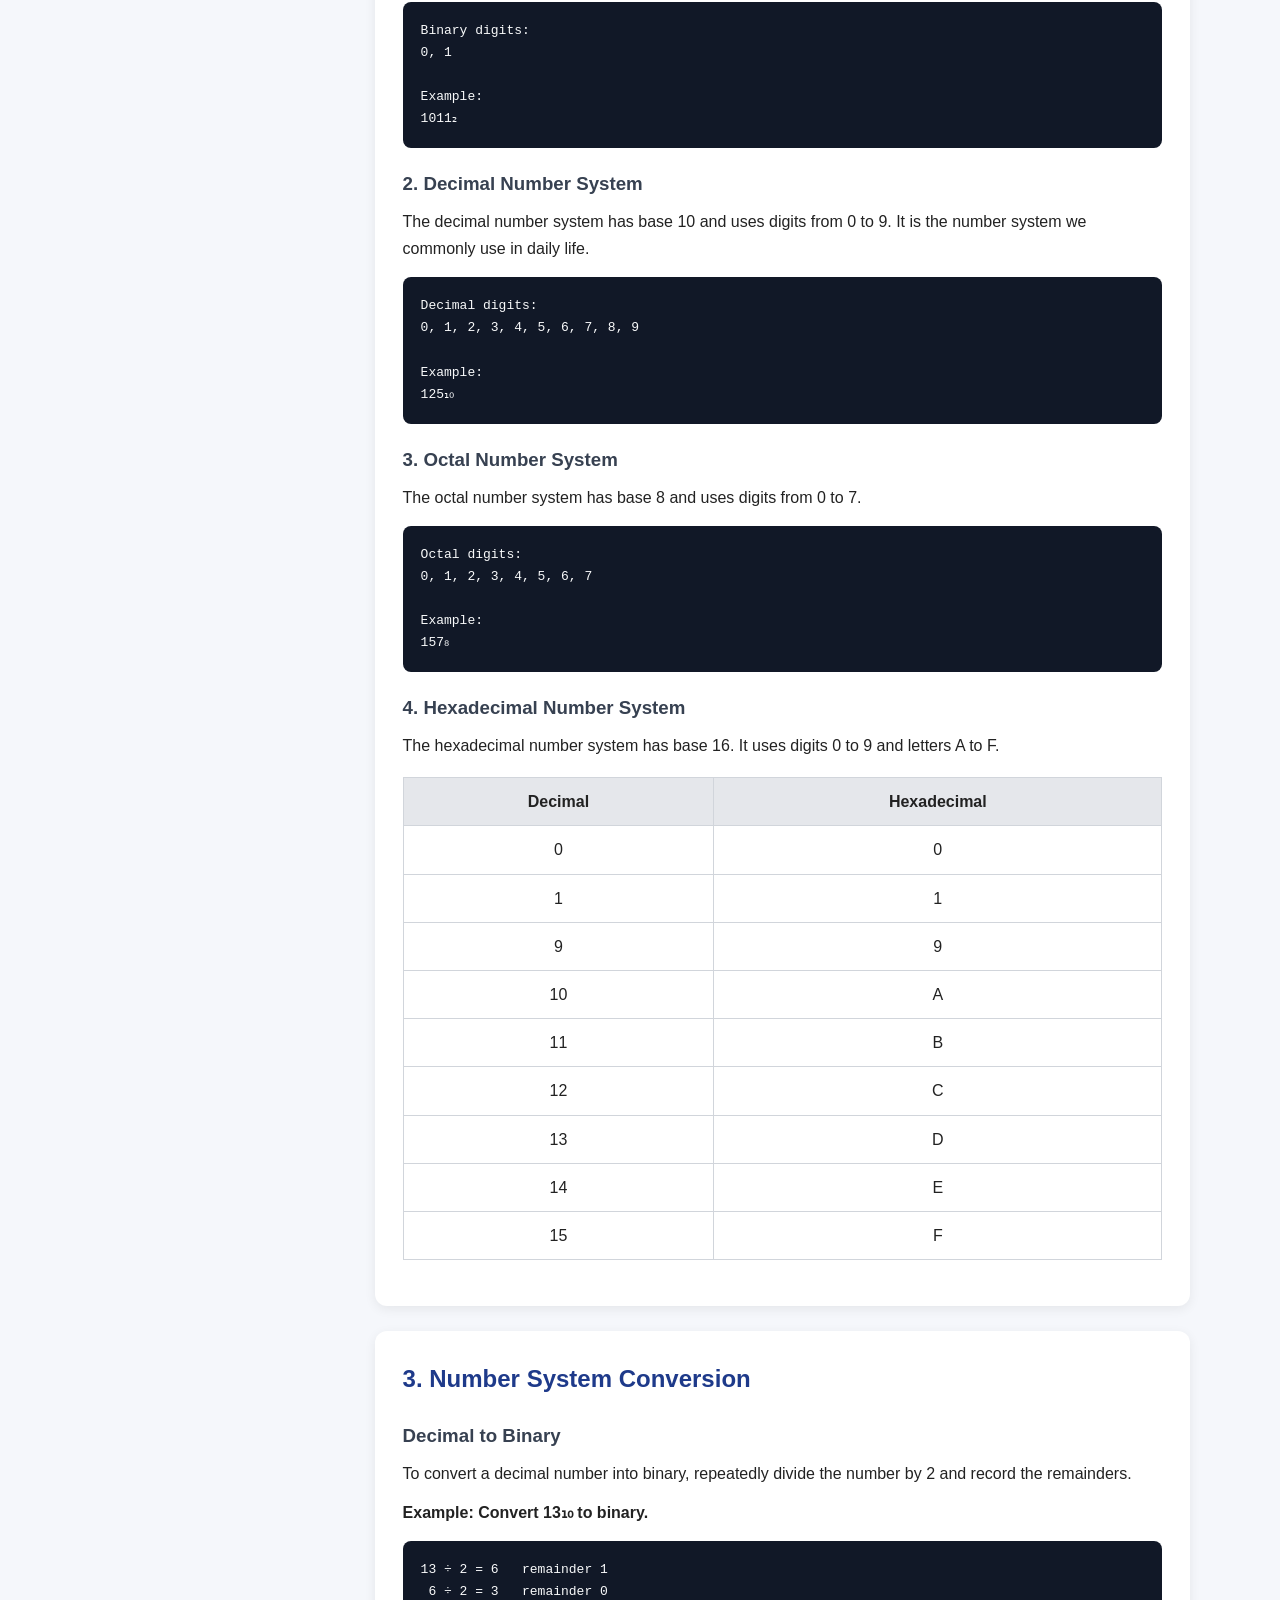
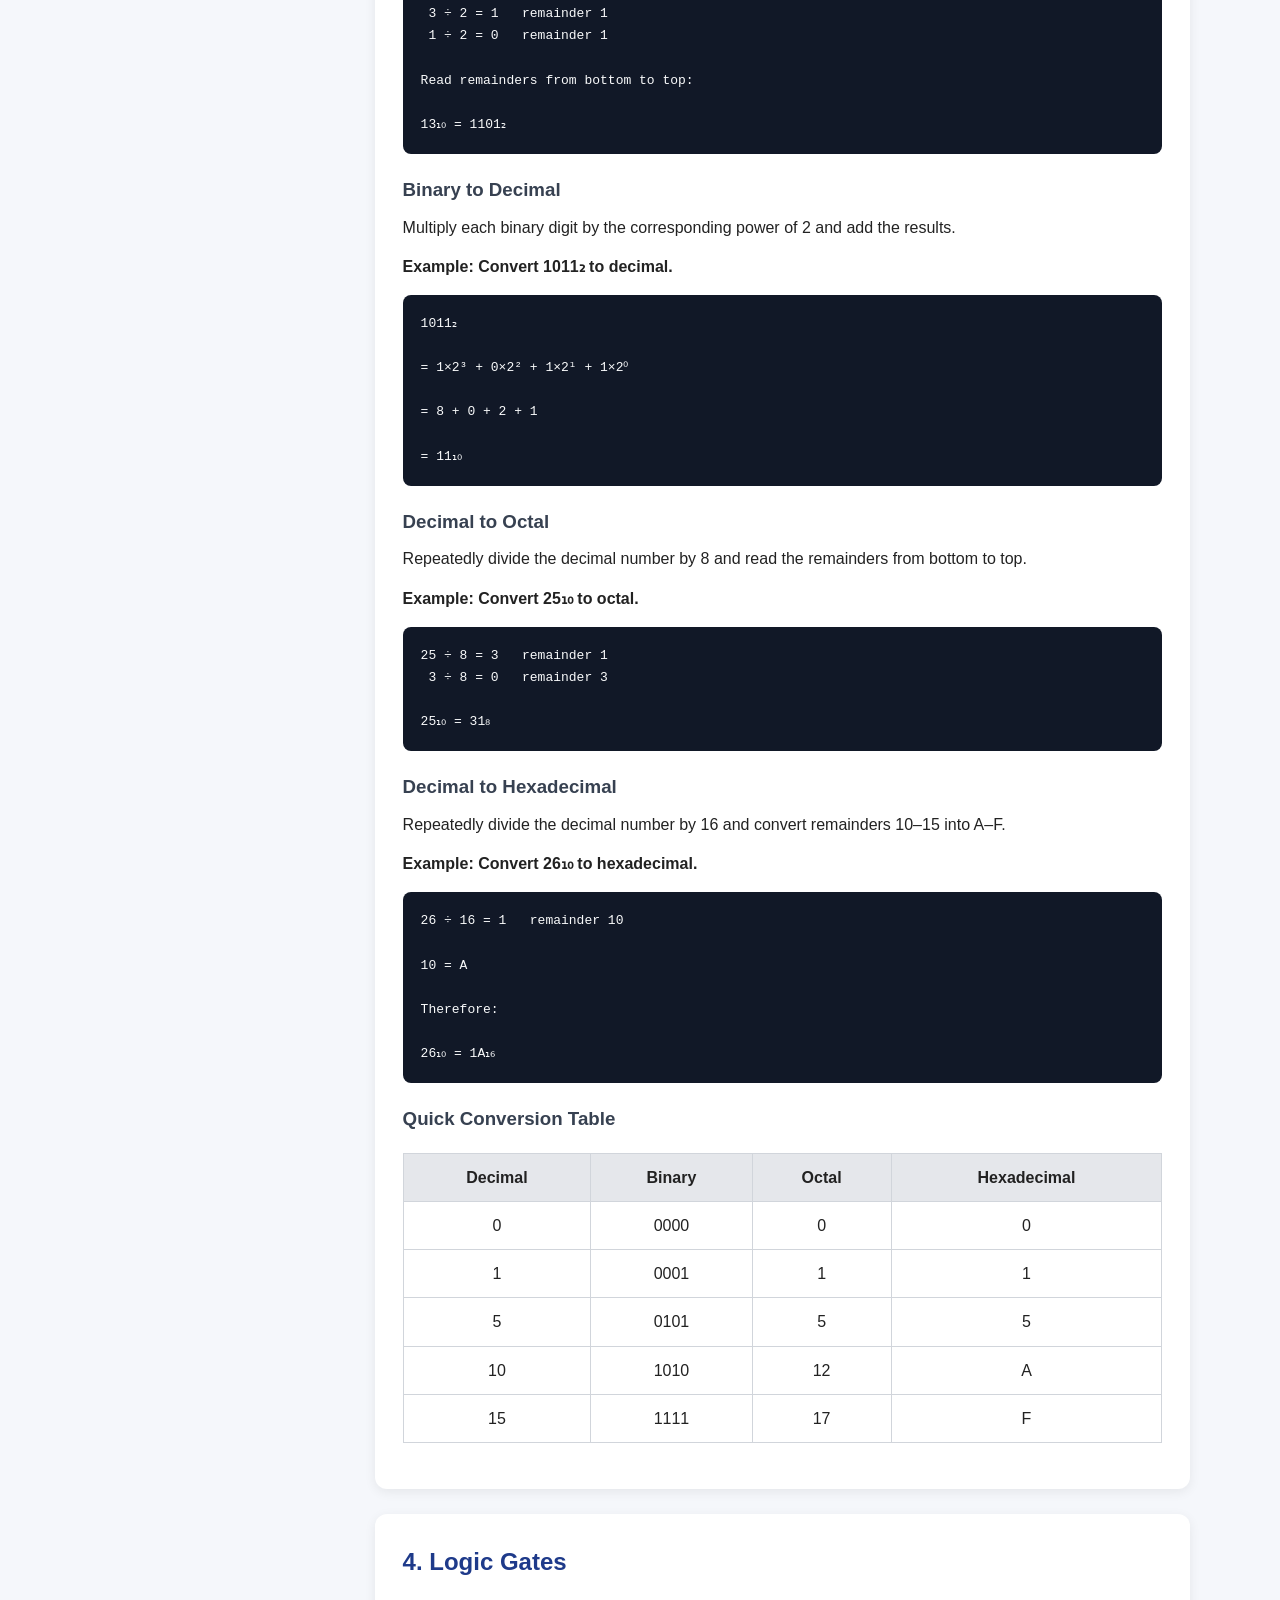
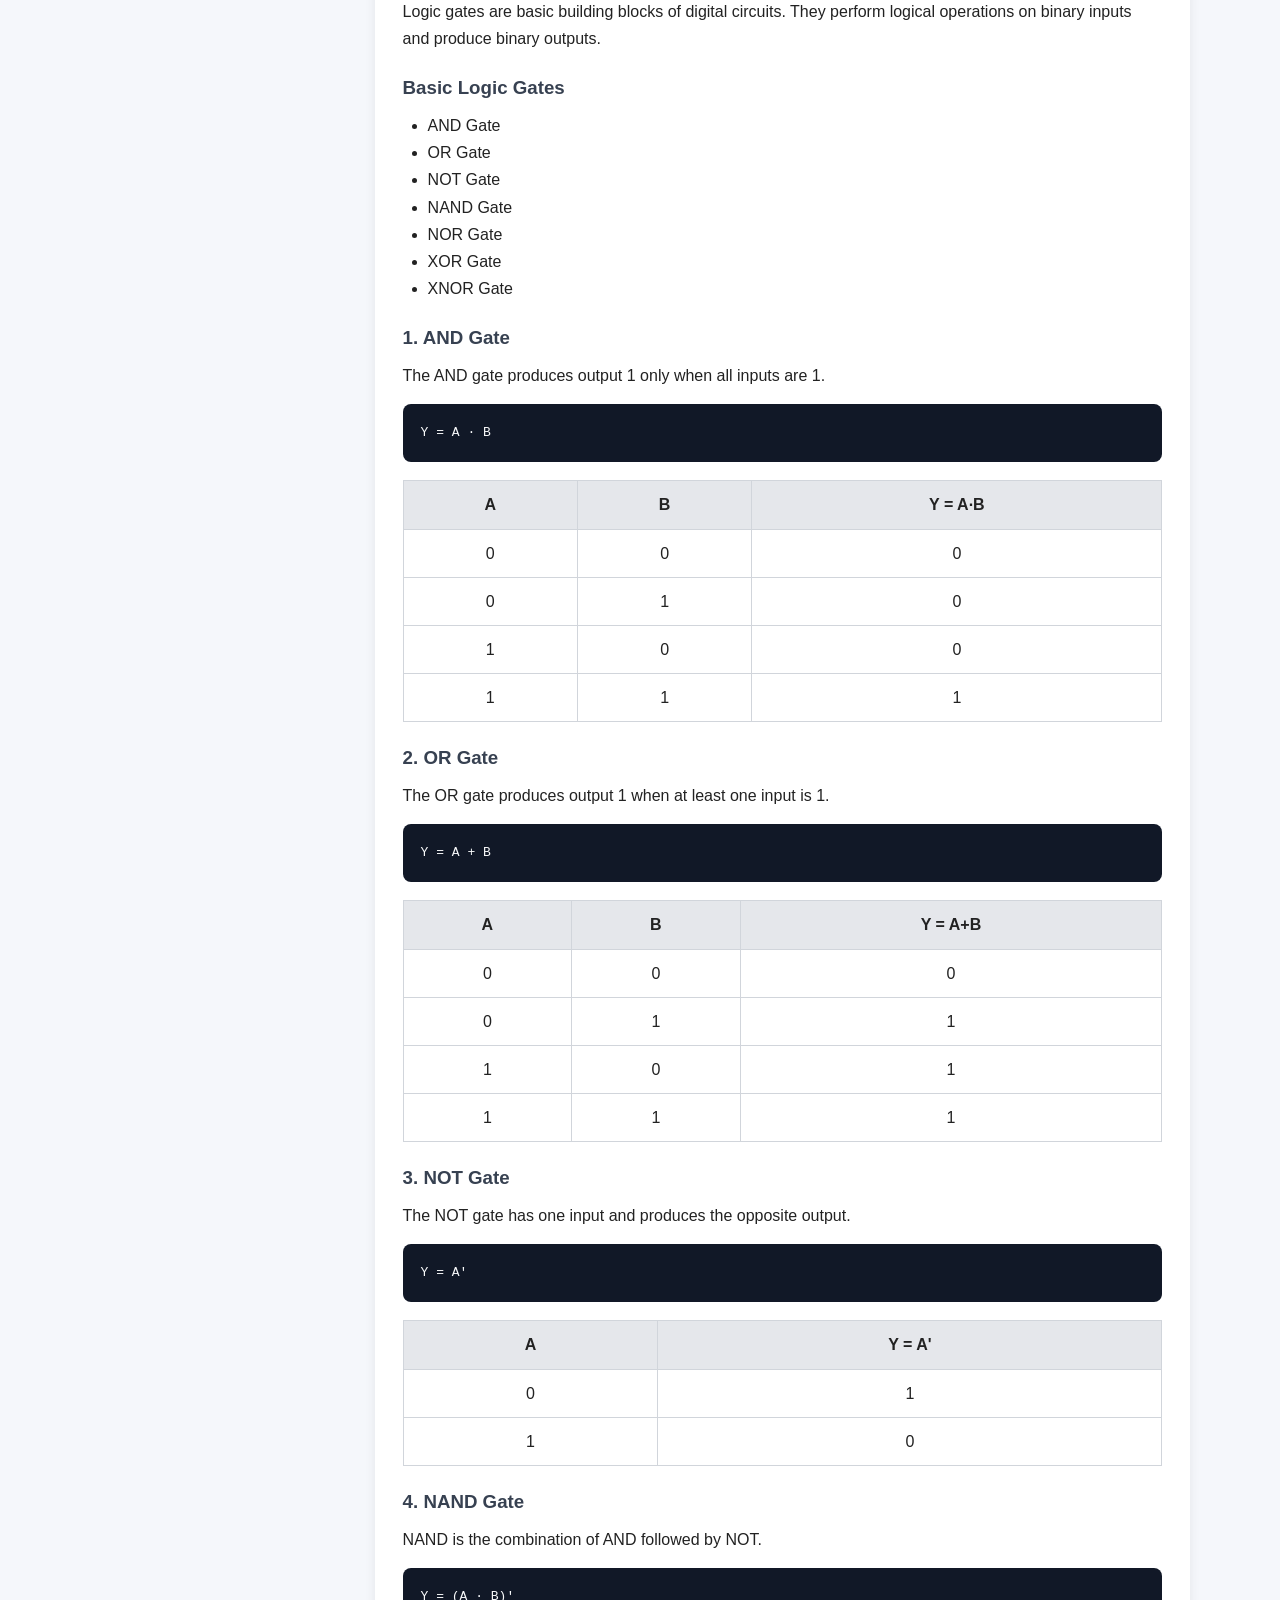
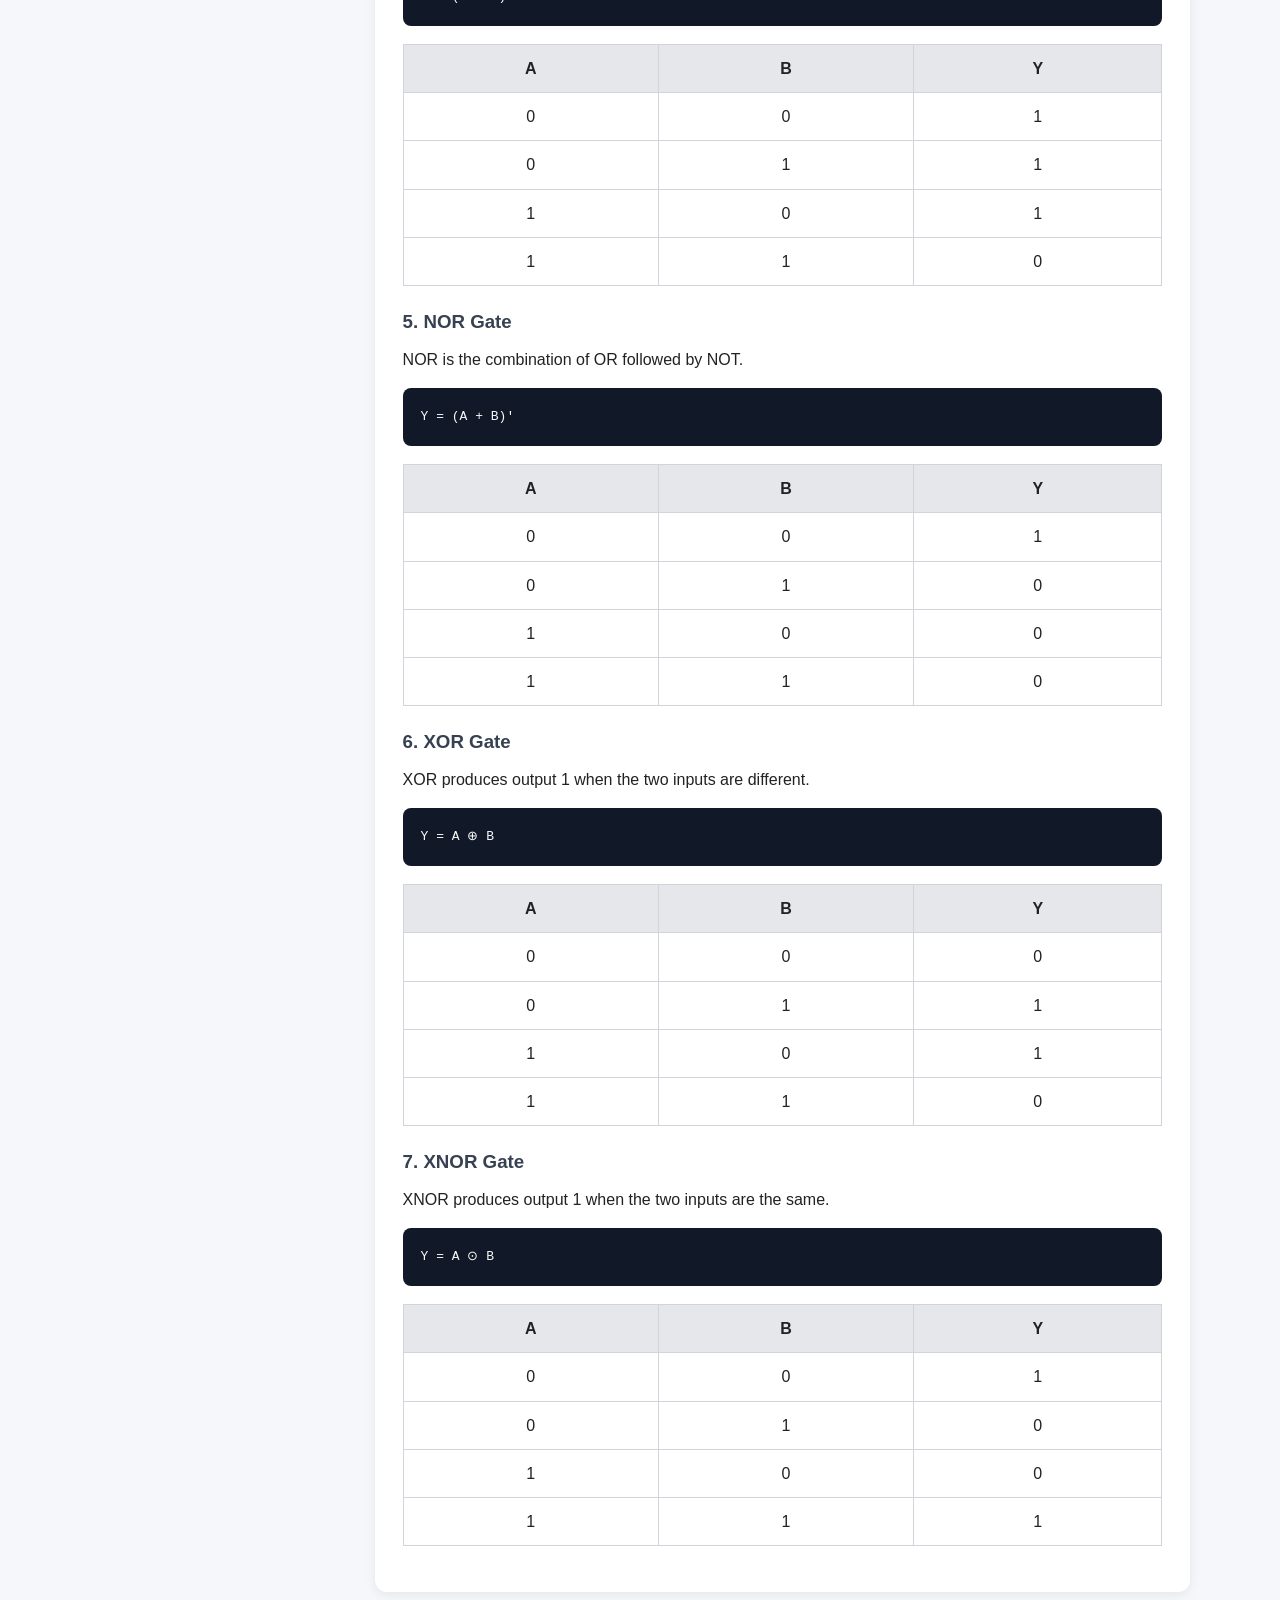
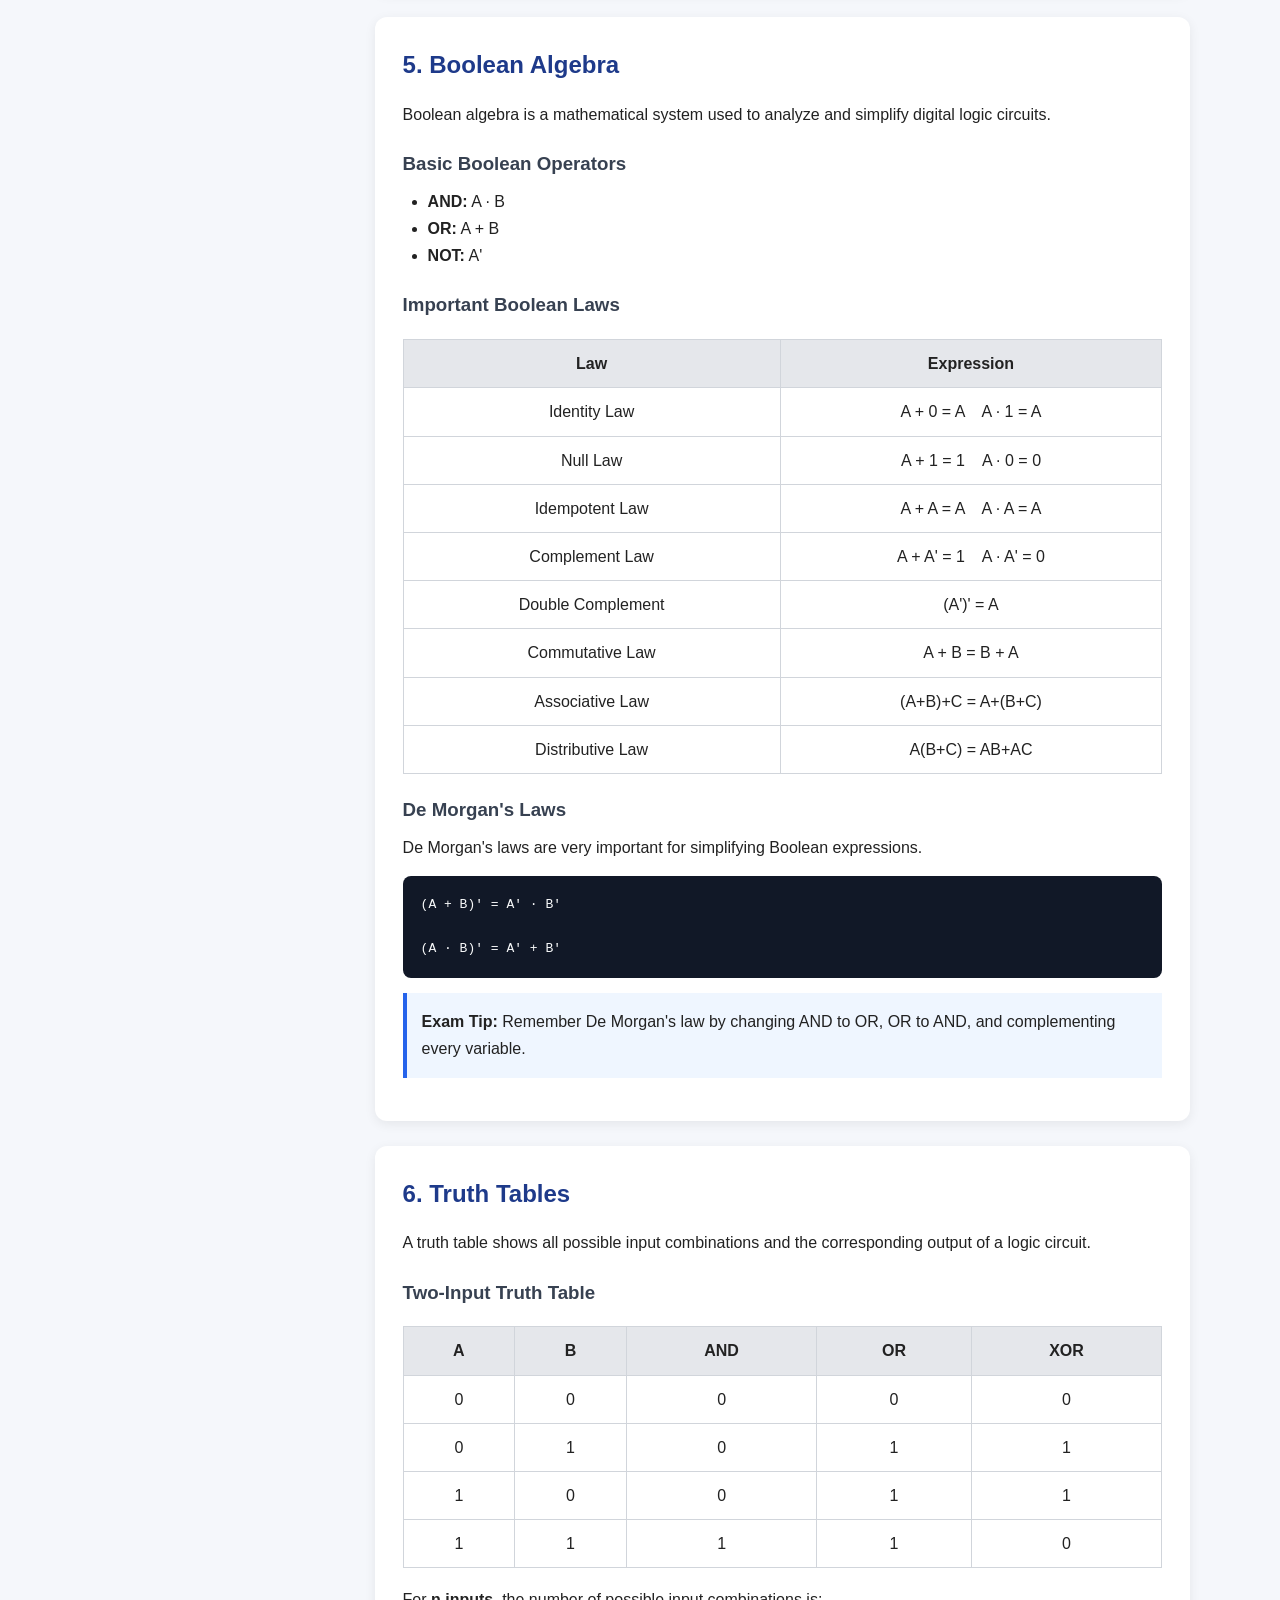
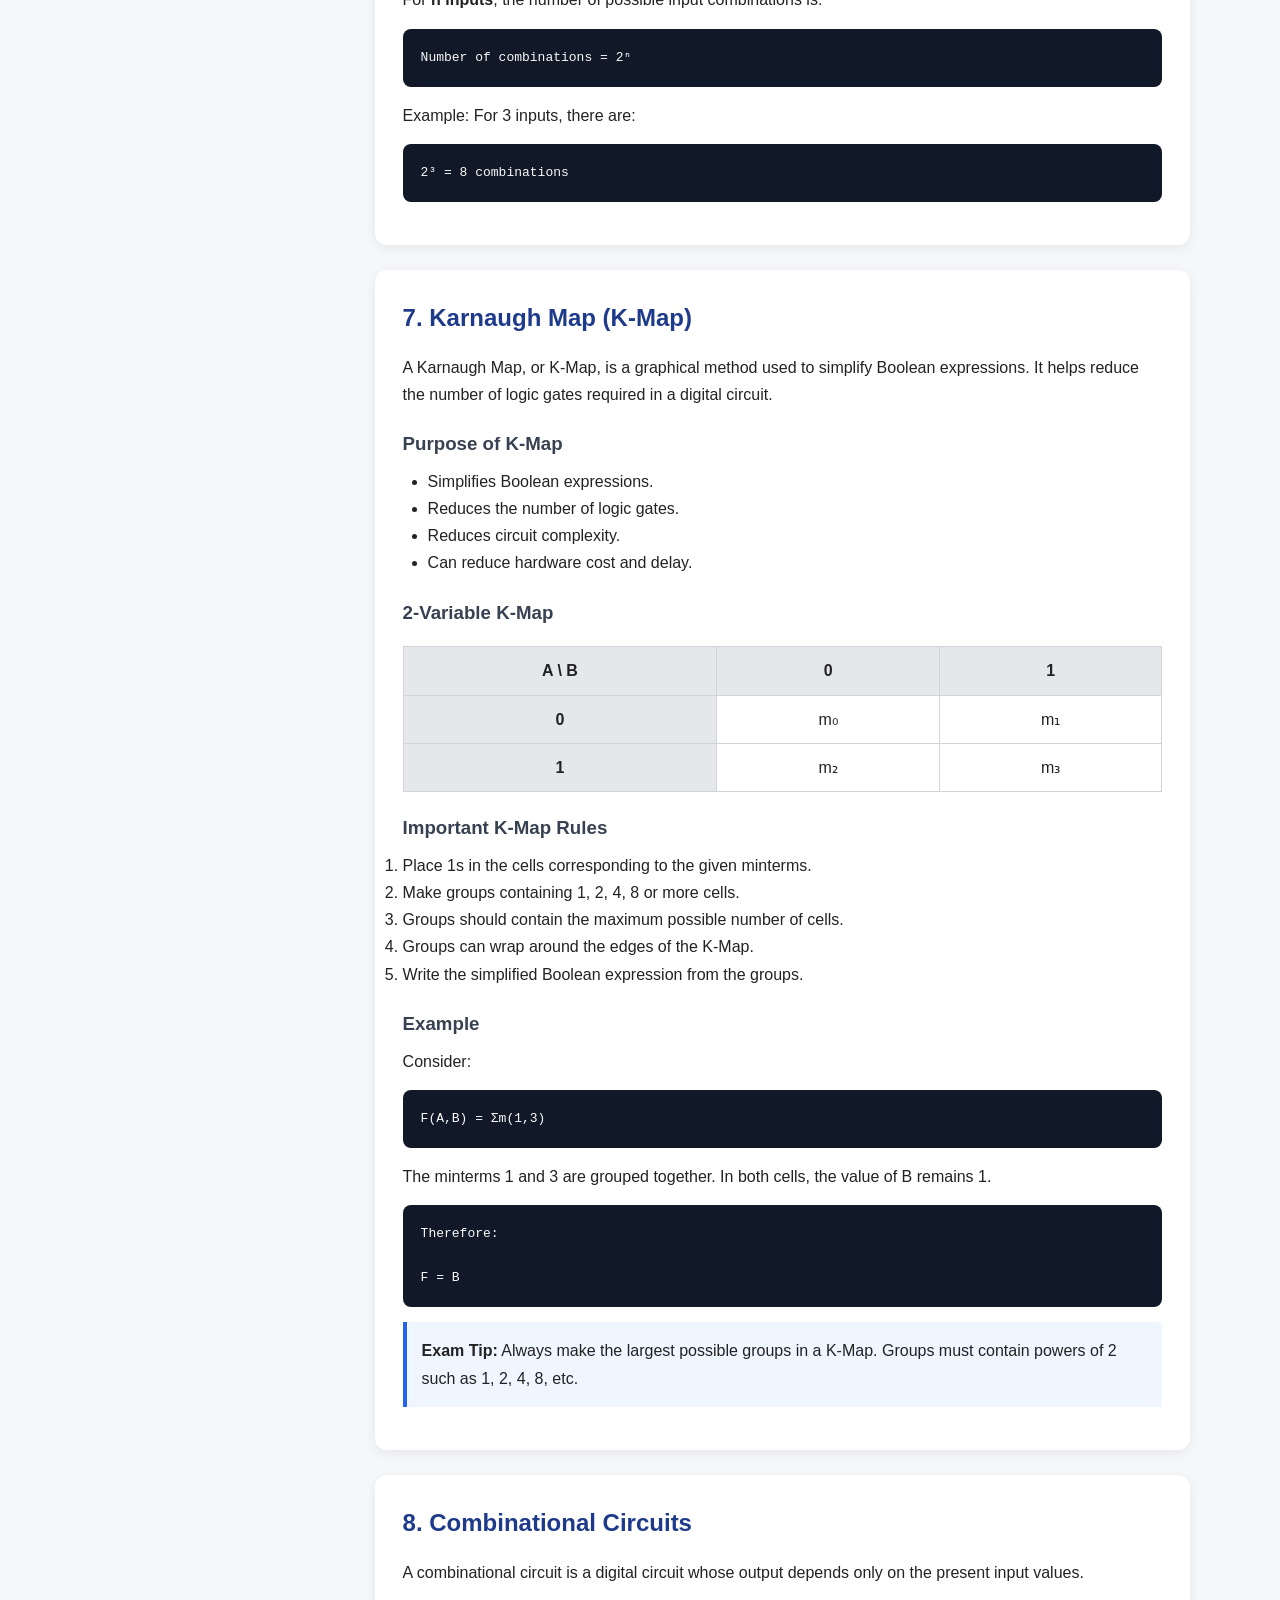
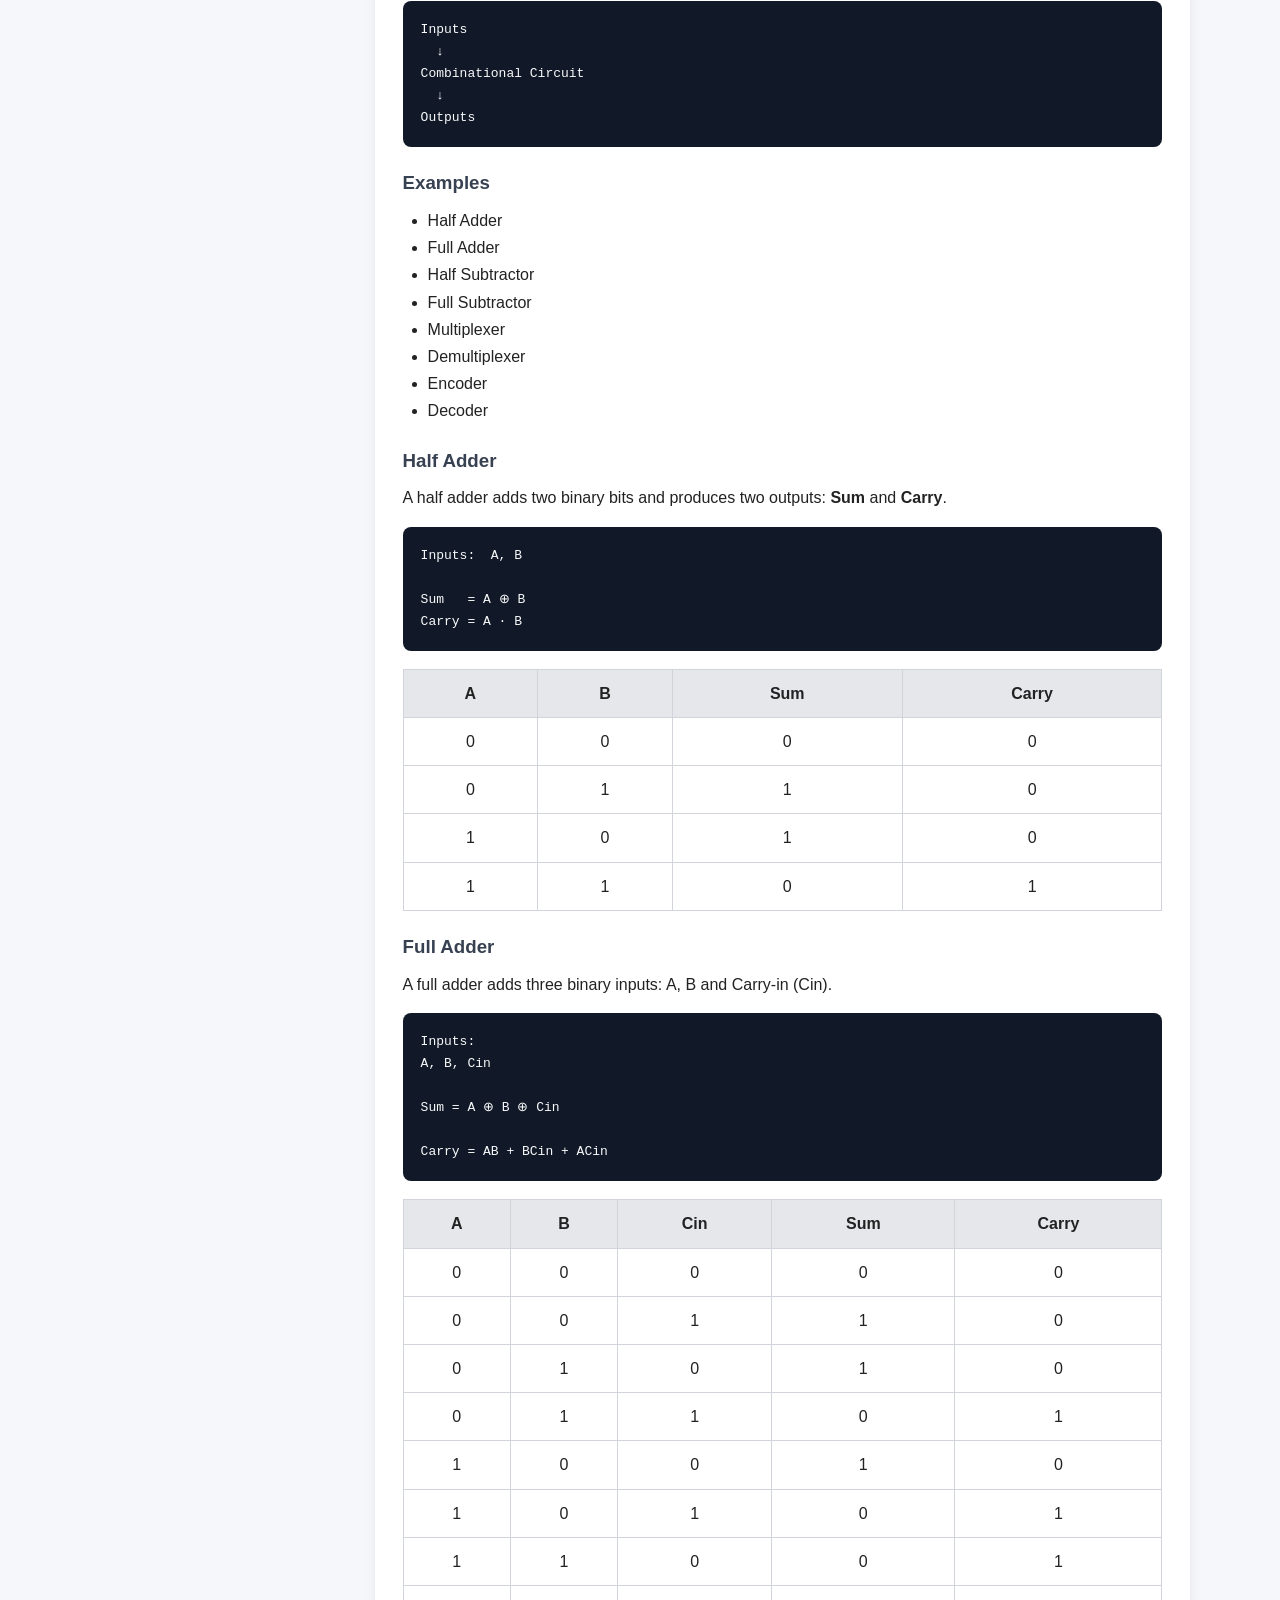
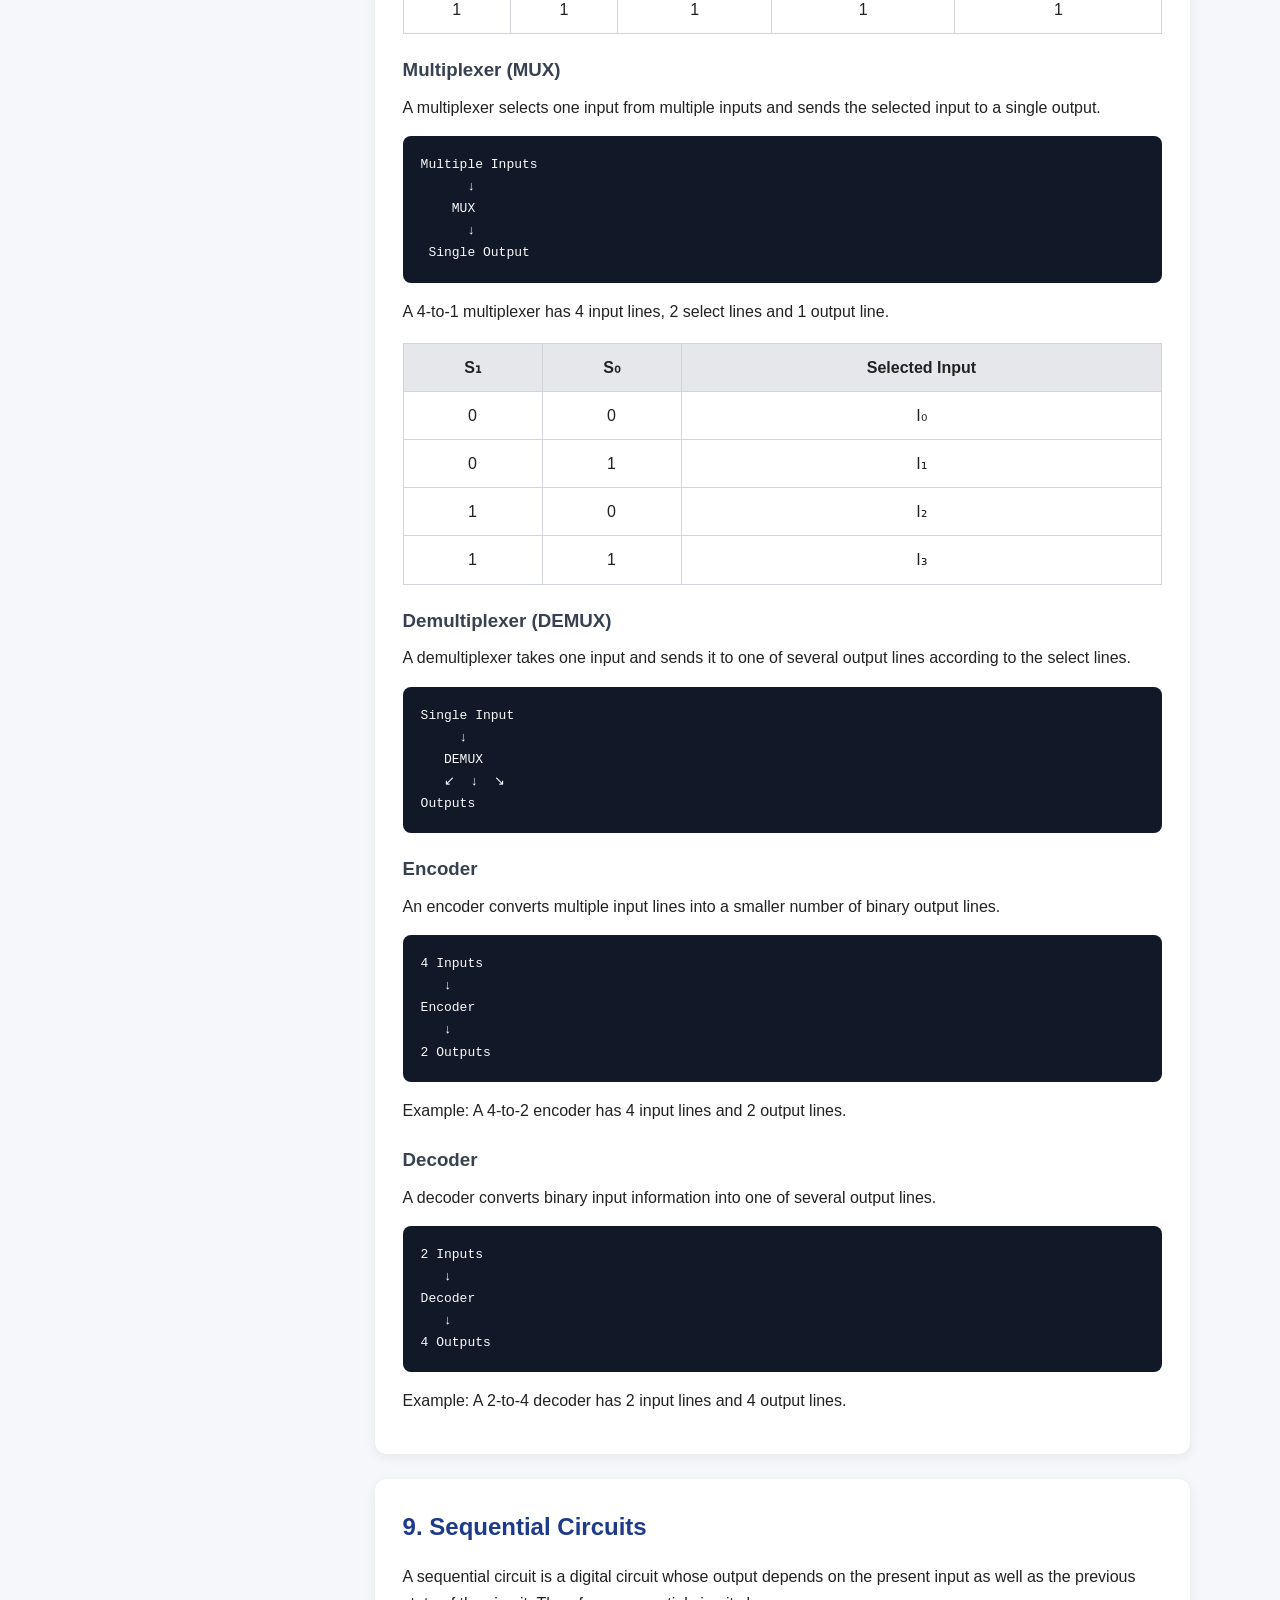
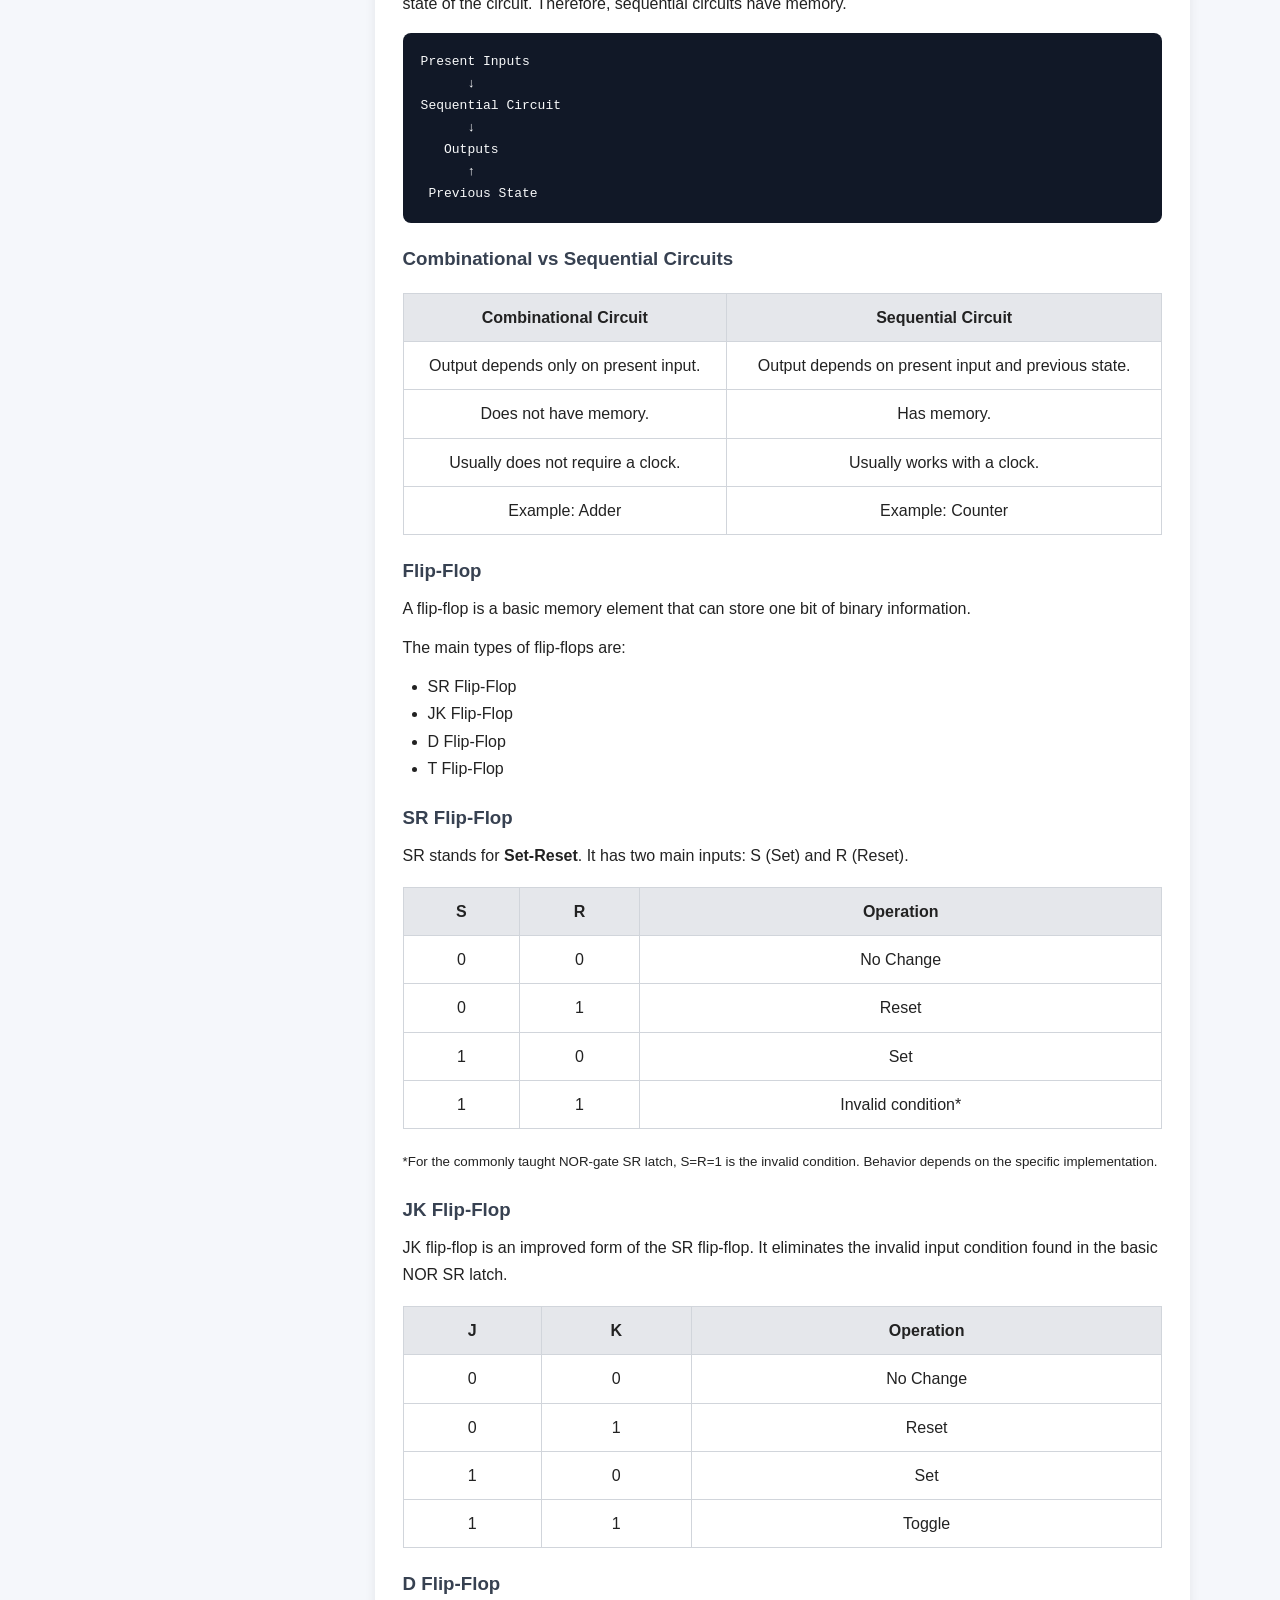
<file: digital -logic.html>
<!DOCTYPE html>
<html lang="en">
<head>
  <meta charset="UTF-8">

  <meta name="viewport"
        content="width=device-width, initial-scale=1.0">

  <meta name="description"
        content="Learn Digital Logic Design with simple explanations of number systems, logic gates, Boolean algebra, K-maps, combinational circuits and sequential circuits.">

  <meta name="keywords"
        content="Digital Logic, Logic Gates, Boolean Algebra, K Map, Number Systems, Combinational Circuits, Sequential Circuits">

  <title>Digital Logic Design: Complete Beginner's Guide | Learnix</title>

  <style>
    * {
      box-sizing: border-box;
      margin: 0;
      padding: 0;
    }

    body {
      font-family: Arial, sans-serif;
      line-height: 1.7;
      background: #f5f7fb;
      color: #222;
    }

    header {
      background: #111827;
      color: white;
      padding: 18px 7%;
      display: flex;
      justify-content: space-between;
      align-items: center;
      flex-wrap: wrap;
    }

    header h2 {
      font-size: 24px;
    }

    nav a {
      color: white;
      text-decoration: none;
      margin: 0 8px;
      font-size: 14px;
    }

    nav a:hover {
      text-decoration: underline;
    }

    .hero {
      background: linear-gradient(135deg, #312e81, #2563eb);
      color: white;
      padding: 65px 7%;
    }

    .hero h1 {
      font-size: 42px;
      margin-bottom: 15px;
    }

    .hero p {
      max-width: 800px;
      font-size: 18px;
    }

    .container {
      width: 86%;
      max-width: 1200px;
      margin: 35px auto;
      display: grid;
      grid-template-columns: 260px 1fr;
      gap: 25px;
    }

    .sidebar {
      background: white;
      padding: 22px;
      border-radius: 12px;
      height: fit-content;
      position: sticky;
      top: 20px;
      box-shadow: 0 3px 12px rgba(0,0,0,0.08);
    }

    .sidebar h3 {
      margin-bottom: 12px;
    }

    .sidebar a {
      display: block;
      color: #2563eb;
      text-decoration: none;
      padding: 6px 0;
      font-size: 14px;
    }

    .sidebar a:hover {
      text-decoration: underline;
    }

    main {
      min-width: 0;
    }

    .card {
      background: white;
      padding: 28px;
      margin-bottom: 25px;
      border-radius: 12px;
      box-shadow: 0 3px 12px rgba(0,0,0,0.07);
    }

    .card h2 {
      color: #1e3a8a;
      margin-bottom: 15px;
    }

    .card h3 {
      margin-top: 20px;
      margin-bottom: 8px;
      color: #374151;
    }

    .card p {
      margin-bottom: 12px;
    }

    .card ul {
      margin-left: 25px;
      margin-bottom: 15px;
    }

    pre {
      background: #111827;
      color: #f9fafb;
      padding: 18px;
      border-radius: 8px;
      overflow-x: auto;
      margin: 15px 0;
    }

    table {
      width: 100%;
      border-collapse: collapse;
      margin: 18px 0;
    }

    th,
    td {
      border: 1px solid #d1d5db;
      padding: 10px;
      text-align: center;
    }

    th {
      background: #e5e7eb;
    }

    .note {
      background: #eff6ff;
      border-left: 4px solid #2563eb;
      padding: 15px;
      margin: 15px 0;
    }

    footer {
      background: #111827;
      color: white;
      text-align: center;
      padding: 30px 7%;
      margin-top: 40px;
    }

    footer a {
      color: white;
      margin: 0 8px;
      text-decoration: none;
    }

    @media (max-width: 800px) {

      header {
        text-align: center;
        justify-content: center;
        gap: 10px;
      }

      .hero h1 {
        font-size: 32px;
      }

      .container {
        width: 94%;
        grid-template-columns: 1fr;
      }

      .sidebar {
        position: static;
      }

      .card {
        padding: 20px;
      }

      table {
        font-size: 13px;
      }
    }
  </style>
</head>

<body>

<header>
  <h2>Learnix</h2>

  <nav>
    <a href="index.html">Home</a>
    <a href="java.html">Java</a>
    <a href="dbms.html">DBMS</a>
    <a href="data-structures.html">Data Structures</a>
    <a href="digital-logic.html">Digital Logic</a>
  </nav>
</header>

<section class="hero">
  <h1>Digital Logic Design</h1>

  <p>
    Learn Digital Logic from basics with simple explanations,
    truth tables, logic gates, Boolean algebra, K-maps,
    combinational circuits and sequential circuits.
  </p>
</section>

<div class="container">

  <aside class="sidebar">

    <h3>Contents</h3>

    <a href="#introduction">1. Introduction</a>
    <a href="#number-systems">2. Number Systems</a>
    <a href="#binary-conversion">3. Number Conversion</a>
    <a href="#logic-gates">4. Logic Gates</a>
    <a href="#boolean-algebra">5. Boolean Algebra</a>
    <a href="#truth-tables">6. Truth Tables</a>
    <a href="#kmap">7. K-Map</a>
    <a href="#combinational">8. Combinational Circuits</a>
    <a href="#sequential">9. Sequential Circuits</a>
    <a href="#faq">10. FAQ</a>

  </aside>

  <main>

    <!-- CONTENT WILL BE ADDED HERE -->
    <!-- INTRODUCTION -->
<section id="introduction" class="card">

  <h2>1. Introduction to Digital Logic</h2>

  <p>
    Digital Logic is a branch of electronics and computer science
    that deals with digital signals and binary values.
    Digital systems mainly use two states:
    <strong>0 and 1</strong>.
  </p>

  <p>
    Digital logic is the foundation of computers, mobile phones,
    calculators, digital watches, communication systems and
    many other electronic devices.
  </p>

  <h3>Digital Signals</h3>

  <pre><code>LOW  →  0
HIGH →  1</code></pre>

  <h3>Why Digital Logic is Important</h3>

  <ul>
    <li>Forms the foundation of computers.</li>
    <li>Helps in designing processors and memory systems.</li>
    <li>Used in digital communication.</li>
    <li>Used in control and automation systems.</li>
    <li>Important for understanding computer hardware.</li>
  </ul>

  <div class="note">
    <strong>Remember:</strong>
    Digital systems represent information mainly using binary
    digits 0 and 1.
  </div>

</section>


<!-- NUMBER SYSTEMS -->
<section id="number-systems" class="card">

  <h2>2. Number Systems</h2>

  <p>
    A number system is a method of representing numbers using
    specific symbols and a base (radix).
  </p>

  <h3>Common Number Systems</h3>

  <table>

    <tr>
      <th>Number System</th>
      <th>Base</th>
      <th>Symbols Used</th>
    </tr>

    <tr>
      <td>Binary</td>
      <td>2</td>
      <td>0, 1</td>
    </tr>

    <tr>
      <td>Octal</td>
      <td>8</td>
      <td>0 to 7</td>
    </tr>

    <tr>
      <td>Decimal</td>
      <td>10</td>
      <td>0 to 9</td>
    </tr>

    <tr>
      <td>Hexadecimal</td>
      <td>16</td>
      <td>0 to 9, A to F</td>
    </tr>

  </table>


  <h3>1. Binary Number System</h3>

  <p>
    The binary number system has base 2 and uses only two digits:
    <strong>0 and 1</strong>.
  </p>

  <pre><code>Binary digits:
0, 1

Example:
1011₂</code></pre>


  <h3>2. Decimal Number System</h3>

  <p>
    The decimal number system has base 10 and uses digits from
    0 to 9. It is the number system we commonly use in daily life.
  </p>

  <pre><code>Decimal digits:
0, 1, 2, 3, 4, 5, 6, 7, 8, 9

Example:
125₁₀</code></pre>


  <h3>3. Octal Number System</h3>

  <p>
    The octal number system has base 8 and uses digits from
    0 to 7.
  </p>

  <pre><code>Octal digits:
0, 1, 2, 3, 4, 5, 6, 7

Example:
157₈</code></pre>


  <h3>4. Hexadecimal Number System</h3>

  <p>
    The hexadecimal number system has base 16.
    It uses digits 0 to 9 and letters A to F.
  </p>

  <table>

    <tr>
      <th>Decimal</th>
      <th>Hexadecimal</th>
    </tr>

    <tr>
      <td>0</td>
      <td>0</td>
    </tr>

    <tr>
      <td>1</td>
      <td>1</td>
    </tr>

    <tr>
      <td>9</td>
      <td>9</td>
    </tr>

    <tr>
      <td>10</td>
      <td>A</td>
    </tr>

    <tr>
      <td>11</td>
      <td>B</td>
    </tr>

    <tr>
      <td>12</td>
      <td>C</td>
    </tr>

    <tr>
      <td>13</td>
      <td>D</td>
    </tr>

    <tr>
      <td>14</td>
      <td>E</td>
    </tr>

    <tr>
      <td>15</td>
      <td>F</td>
    </tr>

  </table>

</section>


<!-- BINARY CONVERSION -->
<section id="binary-conversion" class="card">

  <h2>3. Number System Conversion</h2>

  <h3>Decimal to Binary</h3>

  <p>
    To convert a decimal number into binary, repeatedly divide
    the number by 2 and record the remainders.
  </p>

  <p><strong>Example: Convert 13₁₀ to binary.</strong></p>

  <pre><code>13 ÷ 2 = 6   remainder 1
 6 ÷ 2 = 3   remainder 0
 3 ÷ 2 = 1   remainder 1
 1 ÷ 2 = 0   remainder 1

Read remainders from bottom to top:

13₁₀ = 1101₂</code></pre>


  <h3>Binary to Decimal</h3>

  <p>
    Multiply each binary digit by the corresponding power of 2
    and add the results.
  </p>

  <p><strong>Example: Convert 1011₂ to decimal.</strong></p>

  <pre><code>1011₂

= 1×2³ + 0×2² + 1×2¹ + 1×2⁰

= 8 + 0 + 2 + 1

= 11₁₀</code></pre>


  <h3>Decimal to Octal</h3>

  <p>
    Repeatedly divide the decimal number by 8 and read the
    remainders from bottom to top.
  </p>

  <p><strong>Example: Convert 25₁₀ to octal.</strong></p>

  <pre><code>25 ÷ 8 = 3   remainder 1
 3 ÷ 8 = 0   remainder 3

25₁₀ = 31₈</code></pre>


  <h3>Decimal to Hexadecimal</h3>

  <p>
    Repeatedly divide the decimal number by 16 and convert
    remainders 10–15 into A–F.
  </p>

  <p><strong>Example: Convert 26₁₀ to hexadecimal.</strong></p>

  <pre><code>26 ÷ 16 = 1   remainder 10

10 = A

Therefore:

26₁₀ = 1A₁₆</code></pre>


  <h3>Quick Conversion Table</h3>

  <table>

    <tr>
      <th>Decimal</th>
      <th>Binary</th>
      <th>Octal</th>
      <th>Hexadecimal</th>
    </tr>

    <tr>
      <td>0</td>
      <td>0000</td>
      <td>0</td>
      <td>0</td>
    </tr>

    <tr>
      <td>1</td>
      <td>0001</td>
      <td>1</td>
      <td>1</td>
    </tr>

    <tr>
      <td>5</td>
      <td>0101</td>
      <td>5</td>
      <td>5</td>
    </tr>

    <tr>
      <td>10</td>
      <td>1010</td>
      <td>12</td>
      <td>A</td>
    </tr>

    <tr>
      <td>15</td>
      <td>1111</td>
      <td>17</td>
      <td>F</td>
    </tr>

  </table>

</section>
<!-- LOGIC GATES -->
<section id="logic-gates" class="card">

  <h2>4. Logic Gates</h2>

  <p>
    Logic gates are basic building blocks of digital circuits.
    They perform logical operations on binary inputs and produce
    binary outputs.
  </p>

  <h3>Basic Logic Gates</h3>

  <ul>
    <li>AND Gate</li>
    <li>OR Gate</li>
    <li>NOT Gate</li>
    <li>NAND Gate</li>
    <li>NOR Gate</li>
    <li>XOR Gate</li>
    <li>XNOR Gate</li>
  </ul>


  <h3>1. AND Gate</h3>

  <p>
    The AND gate produces output 1 only when all inputs are 1.
  </p>

  <pre><code>Y = A · B</code></pre>

  <table>
    <tr>
      <th>A</th>
      <th>B</th>
      <th>Y = A·B</th>
    </tr>
    <tr>
      <td>0</td>
      <td>0</td>
      <td>0</td>
    </tr>
    <tr>
      <td>0</td>
      <td>1</td>
      <td>0</td>
    </tr>
    <tr>
      <td>1</td>
      <td>0</td>
      <td>0</td>
    </tr>
    <tr>
      <td>1</td>
      <td>1</td>
      <td>1</td>
    </tr>
  </table>


  <h3>2. OR Gate</h3>

  <p>
    The OR gate produces output 1 when at least one input is 1.
  </p>

  <pre><code>Y = A + B</code></pre>

  <table>
    <tr>
      <th>A</th>
      <th>B</th>
      <th>Y = A+B</th>
    </tr>
    <tr>
      <td>0</td>
      <td>0</td>
      <td>0</td>
    </tr>
    <tr>
      <td>0</td>
      <td>1</td>
      <td>1</td>
    </tr>
    <tr>
      <td>1</td>
      <td>0</td>
      <td>1</td>
    </tr>
    <tr>
      <td>1</td>
      <td>1</td>
      <td>1</td>
    </tr>
  </table>


  <h3>3. NOT Gate</h3>

  <p>
    The NOT gate has one input and produces the opposite output.
  </p>

  <pre><code>Y = A'</code></pre>

  <table>
    <tr>
      <th>A</th>
      <th>Y = A'</th>
    </tr>
    <tr>
      <td>0</td>
      <td>1</td>
    </tr>
    <tr>
      <td>1</td>
      <td>0</td>
    </tr>
  </table>


  <h3>4. NAND Gate</h3>

  <p>
    NAND is the combination of AND followed by NOT.
  </p>

  <pre><code>Y = (A · B)'</code></pre>

  <table>
    <tr>
      <th>A</th>
      <th>B</th>
      <th>Y</th>
    </tr>
    <tr>
      <td>0</td>
      <td>0</td>
      <td>1</td>
    </tr>
    <tr>
      <td>0</td>
      <td>1</td>
      <td>1</td>
    </tr>
    <tr>
      <td>1</td>
      <td>0</td>
      <td>1</td>
    </tr>
    <tr>
      <td>1</td>
      <td>1</td>
      <td>0</td>
    </tr>
  </table>


  <h3>5. NOR Gate</h3>

  <p>
    NOR is the combination of OR followed by NOT.
  </p>

  <pre><code>Y = (A + B)'</code></pre>

  <table>
    <tr>
      <th>A</th>
      <th>B</th>
      <th>Y</th>
    </tr>
    <tr>
      <td>0</td>
      <td>0</td>
      <td>1</td>
    </tr>
    <tr>
      <td>0</td>
      <td>1</td>
      <td>0</td>
    </tr>
    <tr>
      <td>1</td>
      <td>0</td>
      <td>0</td>
    </tr>
    <tr>
      <td>1</td>
      <td>1</td>
      <td>0</td>
    </tr>
  </table>


  <h3>6. XOR Gate</h3>

  <p>
    XOR produces output 1 when the two inputs are different.
  </p>

  <pre><code>Y = A ⊕ B</code></pre>

  <table>
    <tr>
      <th>A</th>
      <th>B</th>
      <th>Y</th>
    </tr>
    <tr>
      <td>0</td>
      <td>0</td>
      <td>0</td>
    </tr>
    <tr>
      <td>0</td>
      <td>1</td>
      <td>1</td>
    </tr>
    <tr>
      <td>1</td>
      <td>0</td>
      <td>1</td>
    </tr>
    <tr>
      <td>1</td>
      <td>1</td>
      <td>0</td>
    </tr>
  </table>


  <h3>7. XNOR Gate</h3>

  <p>
    XNOR produces output 1 when the two inputs are the same.
  </p>

  <pre><code>Y = A ⊙ B</code></pre>

  <table>
    <tr>
      <th>A</th>
      <th>B</th>
      <th>Y</th>
    </tr>
    <tr>
      <td>0</td>
      <td>0</td>
      <td>1</td>
    </tr>
    <tr>
      <td>0</td>
      <td>1</td>
      <td>0</td>
    </tr>
    <tr>
      <td>1</td>
      <td>0</td>
      <td>0</td>
    </tr>
    <tr>
      <td>1</td>
      <td>1</td>
      <td>1</td>
    </tr>
  </table>

</section>


<!-- BOOLEAN ALGEBRA -->
<section id="boolean-algebra" class="card">

  <h2>5. Boolean Algebra</h2>

  <p>
    Boolean algebra is a mathematical system used to analyze and
    simplify digital logic circuits.
  </p>

  <h3>Basic Boolean Operators</h3>

  <ul>
    <li><strong>AND:</strong> A · B</li>
    <li><strong>OR:</strong> A + B</li>
    <li><strong>NOT:</strong> A'</li>
  </ul>

  <h3>Important Boolean Laws</h3>

  <table>
    <tr>
      <th>Law</th>
      <th>Expression</th>
    </tr>

    <tr>
      <td>Identity Law</td>
      <td>A + 0 = A &nbsp;&nbsp; A · 1 = A</td>
    </tr>

    <tr>
      <td>Null Law</td>
      <td>A + 1 = 1 &nbsp;&nbsp; A · 0 = 0</td>
    </tr>

    <tr>
      <td>Idempotent Law</td>
      <td>A + A = A &nbsp;&nbsp; A · A = A</td>
    </tr>

    <tr>
      <td>Complement Law</td>
      <td>A + A' = 1 &nbsp;&nbsp; A · A' = 0</td>
    </tr>

    <tr>
      <td>Double Complement</td>
      <td>(A')' = A</td>
    </tr>

    <tr>
      <td>Commutative Law</td>
      <td>A + B = B + A</td>
    </tr>

    <tr>
      <td>Associative Law</td>
      <td>(A+B)+C = A+(B+C)</td>
    </tr>

    <tr>
      <td>Distributive Law</td>
      <td>A(B+C) = AB+AC</td>
    </tr>
  </table>


  <h3>De Morgan's Laws</h3>

  <p>
    De Morgan's laws are very important for simplifying Boolean
    expressions.
  </p>

  <pre><code>(A + B)' = A' · B'

(A · B)' = A' + B'</code></pre>

  <div class="note">
    <strong>Exam Tip:</strong>
    Remember De Morgan's law by changing AND to OR,
    OR to AND, and complementing every variable.
  </div>

</section>


<!-- TRUTH TABLES -->
<section id="truth-tables" class="card">

  <h2>6. Truth Tables</h2>

  <p>
    A truth table shows all possible input combinations and the
    corresponding output of a logic circuit.
  </p>

  <h3>Two-Input Truth Table</h3>

  <table>
    <tr>
      <th>A</th>
      <th>B</th>
      <th>AND</th>
      <th>OR</th>
      <th>XOR</th>
    </tr>

    <tr>
      <td>0</td>
      <td>0</td>
      <td>0</td>
      <td>0</td>
      <td>0</td>
    </tr>

    <tr>
      <td>0</td>
      <td>1</td>
      <td>0</td>
      <td>1</td>
      <td>1</td>
    </tr>

    <tr>
      <td>1</td>
      <td>0</td>
      <td>0</td>
      <td>1</td>
      <td>1</td>
    </tr>

    <tr>
      <td>1</td>
      <td>1</td>
      <td>1</td>
      <td>1</td>
      <td>0</td>
    </tr>
  </table>

  <p>
    For <strong>n inputs</strong>, the number of possible input
    combinations is:
  </p>

  <pre><code>Number of combinations = 2ⁿ</code></pre>

  <p>
    Example: For 3 inputs, there are:
  </p>

  <pre><code>2³ = 8 combinations</code></pre>

</section>
<!-- K-MAP -->
<section id="kmap" class="card">

  <h2>7. Karnaugh Map (K-Map)</h2>

  <p>
    A Karnaugh Map, or K-Map, is a graphical method used to
    simplify Boolean expressions. It helps reduce the number of
    logic gates required in a digital circuit.
  </p>

  <h3>Purpose of K-Map</h3>

  <ul>
    <li>Simplifies Boolean expressions.</li>
    <li>Reduces the number of logic gates.</li>
    <li>Reduces circuit complexity.</li>
    <li>Can reduce hardware cost and delay.</li>
  </ul>

  <h3>2-Variable K-Map</h3>

  <table>
    <tr>
      <th>A \ B</th>
      <th>0</th>
      <th>1</th>
    </tr>

    <tr>
      <th>0</th>
      <td>m₀</td>
      <td>m₁</td>
    </tr>

    <tr>
      <th>1</th>
      <td>m₂</td>
      <td>m₃</td>
    </tr>
  </table>

  <h3>Important K-Map Rules</h3>

  <ol>
    <li>Place 1s in the cells corresponding to the given minterms.</li>
    <li>Make groups containing 1, 2, 4, 8 or more cells.</li>
    <li>Groups should contain the maximum possible number of cells.</li>
    <li>Groups can wrap around the edges of the K-Map.</li>
    <li>Write the simplified Boolean expression from the groups.</li>
  </ol>

  <h3>Example</h3>

  <p>
    Consider:
  </p>

  <pre><code>F(A,B) = Σm(1,3)</code></pre>

  <p>
    The minterms 1 and 3 are grouped together.
    In both cells, the value of B remains 1.
  </p>

  <pre><code>Therefore:

F = B</code></pre>

  <div class="note">
    <strong>Exam Tip:</strong>
    Always make the largest possible groups in a K-Map.
    Groups must contain powers of 2 such as 1, 2, 4, 8, etc.
  </div>

</section>


<!-- COMBINATIONAL CIRCUITS -->
<section id="combinational" class="card">

  <h2>8. Combinational Circuits</h2>

  <p>
    A combinational circuit is a digital circuit whose output depends
    only on the present input values.
  </p>

  <pre><code>Inputs
  ↓
Combinational Circuit
  ↓
Outputs</code></pre>

  <h3>Examples</h3>

  <ul>
    <li>Half Adder</li>
    <li>Full Adder</li>
    <li>Half Subtractor</li>
    <li>Full Subtractor</li>
    <li>Multiplexer</li>
    <li>Demultiplexer</li>
    <li>Encoder</li>
    <li>Decoder</li>
  </ul>


  <h3>Half Adder</h3>

  <p>
    A half adder adds two binary bits and produces two outputs:
    <strong>Sum</strong> and <strong>Carry</strong>.
  </p>

  <pre><code>Inputs:  A, B

Sum   = A ⊕ B
Carry = A · B</code></pre>

  <table>
    <tr>
      <th>A</th>
      <th>B</th>
      <th>Sum</th>
      <th>Carry</th>
    </tr>

    <tr>
      <td>0</td>
      <td>0</td>
      <td>0</td>
      <td>0</td>
    </tr>

    <tr>
      <td>0</td>
      <td>1</td>
      <td>1</td>
      <td>0</td>
    </tr>

    <tr>
      <td>1</td>
      <td>0</td>
      <td>1</td>
      <td>0</td>
    </tr>

    <tr>
      <td>1</td>
      <td>1</td>
      <td>0</td>
      <td>1</td>
    </tr>
  </table>


  <h3>Full Adder</h3>

  <p>
    A full adder adds three binary inputs:
    A, B and Carry-in (Cin).
  </p>

  <pre><code>Inputs:
A, B, Cin

Sum = A ⊕ B ⊕ Cin

Carry = AB + BCin + ACin</code></pre>

  <table>
    <tr>
      <th>A</th>
      <th>B</th>
      <th>Cin</th>
      <th>Sum</th>
      <th>Carry</th>
    </tr>

    <tr>
      <td>0</td>
      <td>0</td>
      <td>0</td>
      <td>0</td>
      <td>0</td>
    </tr>

    <tr>
      <td>0</td>
      <td>0</td>
      <td>1</td>
      <td>1</td>
      <td>0</td>
    </tr>

    <tr>
      <td>0</td>
      <td>1</td>
      <td>0</td>
      <td>1</td>
      <td>0</td>
    </tr>

    <tr>
      <td>0</td>
      <td>1</td>
      <td>1</td>
      <td>0</td>
      <td>1</td>
    </tr>

    <tr>
      <td>1</td>
      <td>0</td>
      <td>0</td>
      <td>1</td>
      <td>0</td>
    </tr>

    <tr>
      <td>1</td>
      <td>0</td>
      <td>1</td>
      <td>0</td>
      <td>1</td>
    </tr>

    <tr>
      <td>1</td>
      <td>1</td>
      <td>0</td>
      <td>0</td>
      <td>1</td>
    </tr>

    <tr>
      <td>1</td>
      <td>1</td>
      <td>1</td>
      <td>1</td>
      <td>1</td>
    </tr>
  </table>


  <h3>Multiplexer (MUX)</h3>

  <p>
    A multiplexer selects one input from multiple inputs and sends
    the selected input to a single output.
  </p>

  <pre><code>Multiple Inputs
      ↓
    MUX
      ↓
 Single Output</code></pre>

  <p>
    A 4-to-1 multiplexer has 4 input lines, 2 select lines and
    1 output line.
  </p>

  <table>
    <tr>
      <th>S₁</th>
      <th>S₀</th>
      <th>Selected Input</th>
    </tr>

    <tr>
      <td>0</td>
      <td>0</td>
      <td>I₀</td>
    </tr>

    <tr>
      <td>0</td>
      <td>1</td>
      <td>I₁</td>
    </tr>

    <tr>
      <td>1</td>
      <td>0</td>
      <td>I₂</td>
    </tr>

    <tr>
      <td>1</td>
      <td>1</td>
      <td>I₃</td>
    </tr>
  </table>


  <h3>Demultiplexer (DEMUX)</h3>

  <p>
    A demultiplexer takes one input and sends it to one of several
    output lines according to the select lines.
  </p>

  <pre><code>Single Input
     ↓
   DEMUX
   ↙  ↓  ↘
Outputs</code></pre>


  <h3>Encoder</h3>

  <p>
    An encoder converts multiple input lines into a smaller number
    of binary output lines.
  </p>

  <pre><code>4 Inputs
   ↓
Encoder
   ↓
2 Outputs</code></pre>

  <p>
    Example: A 4-to-2 encoder has 4 input lines and 2 output lines.
  </p>


  <h3>Decoder</h3>

  <p>
    A decoder converts binary input information into one of several
    output lines.
  </p>

  <pre><code>2 Inputs
   ↓
Decoder
   ↓
4 Outputs</code></pre>

  <p>
    Example: A 2-to-4 decoder has 2 input lines and 4 output lines.
  </p>

</section>
<!-- SEQUENTIAL CIRCUITS -->
<section id="sequential" class="card">

  <h2>9. Sequential Circuits</h2>

  <p>
    A sequential circuit is a digital circuit whose output depends on
    the present input as well as the previous state of the circuit.
    Therefore, sequential circuits have memory.
  </p>

  <pre><code>Present Inputs
      ↓
Sequential Circuit
      ↓
   Outputs
      ↑
 Previous State</code></pre>

  <h3>Combinational vs Sequential Circuits</h3>

  <table>
    <tr>
      <th>Combinational Circuit</th>
      <th>Sequential Circuit</th>
    </tr>

    <tr>
      <td>Output depends only on present input.</td>
      <td>Output depends on present input and previous state.</td>
    </tr>

    <tr>
      <td>Does not have memory.</td>
      <td>Has memory.</td>
    </tr>

    <tr>
      <td>Usually does not require a clock.</td>
      <td>Usually works with a clock.</td>
    </tr>

    <tr>
      <td>Example: Adder</td>
      <td>Example: Counter</td>
    </tr>
  </table>


  <h3>Flip-Flop</h3>

  <p>
    A flip-flop is a basic memory element that can store one bit
    of binary information.
  </p>

  <p>
    The main types of flip-flops are:
  </p>

  <ul>
    <li>SR Flip-Flop</li>
    <li>JK Flip-Flop</li>
    <li>D Flip-Flop</li>
    <li>T Flip-Flop</li>
  </ul>


  <h3>SR Flip-Flop</h3>

  <p>
    SR stands for <strong>Set-Reset</strong>. It has two main inputs:
    S (Set) and R (Reset).
  </p>

  <table>
    <tr>
      <th>S</th>
      <th>R</th>
      <th>Operation</th>
    </tr>

    <tr>
      <td>0</td>
      <td>0</td>
      <td>No Change</td>
    </tr>

    <tr>
      <td>0</td>
      <td>1</td>
      <td>Reset</td>
    </tr>

    <tr>
      <td>1</td>
      <td>0</td>
      <td>Set</td>
    </tr>

    <tr>
      <td>1</td>
      <td>1</td>
      <td>Invalid condition*</td>
    </tr>
  </table>

  <p>
    <small>
      *For the commonly taught NOR-gate SR latch, S=R=1 is the
      invalid condition. Behavior depends on the specific implementation.
    </small>
  </p>


  <h3>JK Flip-Flop</h3>

  <p>
    JK flip-flop is an improved form of the SR flip-flop.
    It eliminates the invalid input condition found in the
    basic NOR SR latch.
  </p>

  <table>
    <tr>
      <th>J</th>
      <th>K</th>
      <th>Operation</th>
    </tr>

    <tr>
      <td>0</td>
      <td>0</td>
      <td>No Change</td>
    </tr>

    <tr>
      <td>0</td>
      <td>1</td>
      <td>Reset</td>
    </tr>

    <tr>
      <td>1</td>
      <td>0</td>
      <td>Set</td>
    </tr>

    <tr>
      <td>1</td>
      <td>1</td>
      <td>Toggle</td>
    </tr>
  </table>


  <h3>D Flip-Flop</h3>

  <p>
    D flip-flop is also called a data or delay flip-flop.
    It has a single data input D.
  </p>

  <pre><code>Q(next) = D</code></pre>

  <p>
    When the clock triggers the flip-flop, the value of D is
    transferred to Q.
  </p>


  <h3>T Flip-Flop</h3>

  <p>
    T flip-flop is called the toggle flip-flop.
    When T = 1, the output changes to its opposite state.
  </p>

  <table>
    <tr>
      <th>T</th>
      <th>Operation</th>
    </tr>

    <tr>
      <td>0</td>
      <td>No Change</td>
    </tr>

    <tr>
      <td>1</td>
      <td>Toggle</td>
    </tr>
  </table>

</section>


<!-- REGISTERS -->
<section class="card">

  <h2>Registers</h2>

  <p>
    A register is a group of flip-flops used to store multiple bits
    of binary information.
  </p>

  <p>
    For example, a 4-bit register can store four binary bits.
  </p>

  <pre><code>Bit 3   Bit 2   Bit 1   Bit 0
 ↓       ↓       ↓       ↓
[ FF ]  [ FF ]  [ FF ]  [ FF ]</code></pre>

  <h3>Types of Registers</h3>

  <ul>
    <li>Serial-In Serial-Out (SISO)</li>
    <li>Serial-In Parallel-Out (SIPO)</li>
    <li>Parallel-In Serial-Out (PISO)</li>
    <li>Parallel-In Parallel-Out (PIPO)</li>
  </ul>

  <p>
    Registers are used for temporary data storage and data transfer
    inside digital systems and processors.
  </p>

</section>


<!-- COUNTERS -->
<section class="card">

  <h2>Counters</h2>

  <p>
    A counter is a sequential circuit used to count clock pulses.
    Counters are generally constructed using flip-flops.
  </p>

  <h3>Binary Counter</h3>

  <p>
    A binary counter changes its state according to the incoming
    clock pulses.
  </p>

  <pre><code>Clock pulses:

0 → 1 → 2 → 3 → 4 → 5 → ...

Binary:

000 → 001 → 010 → 011 → 100 → 101 → ...</code></pre>

  <h3>Types of Counters</h3>

  <ul>
    <li><strong>Asynchronous Counter:</strong> Flip-flops do not receive the clock simultaneously.</li>
    <li><strong>Synchronous Counter:</strong> All flip-flops receive the clock simultaneously.</li>
    <li><strong>Up Counter:</strong> Counts upward.</li>
    <li><strong>Down Counter:</strong> Counts downward.</li>
    <li><strong>Up/Down Counter:</strong> Can count in both directions.</li>
  </ul>

</section>


<!-- FAQ -->
<section id="faq" class="card">

  <h2>10. Frequently Asked Questions</h2>

  <h3>1. What is Digital Logic?</h3>

  <p>
    Digital Logic deals with digital signals represented mainly
    using binary values 0 and 1.
  </p>


  <h3>2. What is a logic gate?</h3>

  <p>
    A logic gate is a digital circuit that performs a logical
    operation on one or more inputs.
  </p>


  <h3>3. What is a K-Map?</h3>

  <p>
    A Karnaugh Map is a graphical technique used to simplify
    Boolean expressions.
  </p>


  <h3>4. What is a combinational circuit?</h3>

  <p>
    A combinational circuit produces an output based only on
    its present inputs.
  </p>


  <h3>5. What is a sequential circuit?</h3>

  <p>
    A sequential circuit produces an output based on present
    inputs and previous states.
  </p>


  <h3>6. What is a flip-flop?</h3>

  <p>
    A flip-flop is a basic memory element capable of storing
    one bit of information.
  </p>


  <h3>7. What are the types of flip-flops?</h3>

  <p>
    The common types are SR, JK, D and T flip-flops.
  </p>


  <h3>8. What is a register?</h3>

  <p>
    A register is a group of flip-flops used to store multiple
    bits of binary data.
  </p>


  <h3>9. What is a counter?</h3>

  <p>
    A counter is a sequential circuit that counts clock pulses.
  </p>


  <h3>10. Where is digital logic used?</h3>

  <p>
    Digital logic is used in computers, processors, memory,
    calculators, communication systems and digital control systems.
  </p>

</section>


<!-- CONCLUSION -->
<section class="card">

  <h2>Conclusion</h2>

  <p>
    Digital Logic is the foundation of modern digital electronics.
    Number systems, logic gates and Boolean algebra help us
    understand how digital circuits operate.
  </p>

  <p>
    K-Maps are useful for simplifying Boolean expressions, while
    combinational circuits perform operations based on current
    inputs. Sequential circuits use memory elements such as
    flip-flops, registers and counters.
  </p>

  <p>
    Learning these concepts provides a strong foundation for
    computer architecture, electronics, embedded systems and
    hardware-related subjects.
  </p>

</section>
</main>

</div>

<footer>

  <p>© 2026 Learnix. Learn. Practice. Succeed.</p>

  <div>
    <a href="index.html">Home</a>
    <a href="about.html">About</a>
    <a href="contact.html">Contact</a>
    <a href="privacy.html">Privacy Policy</a>
    <a href="terms.html">Terms</a>
  </div>

</footer>

</body>
</html>
</file>
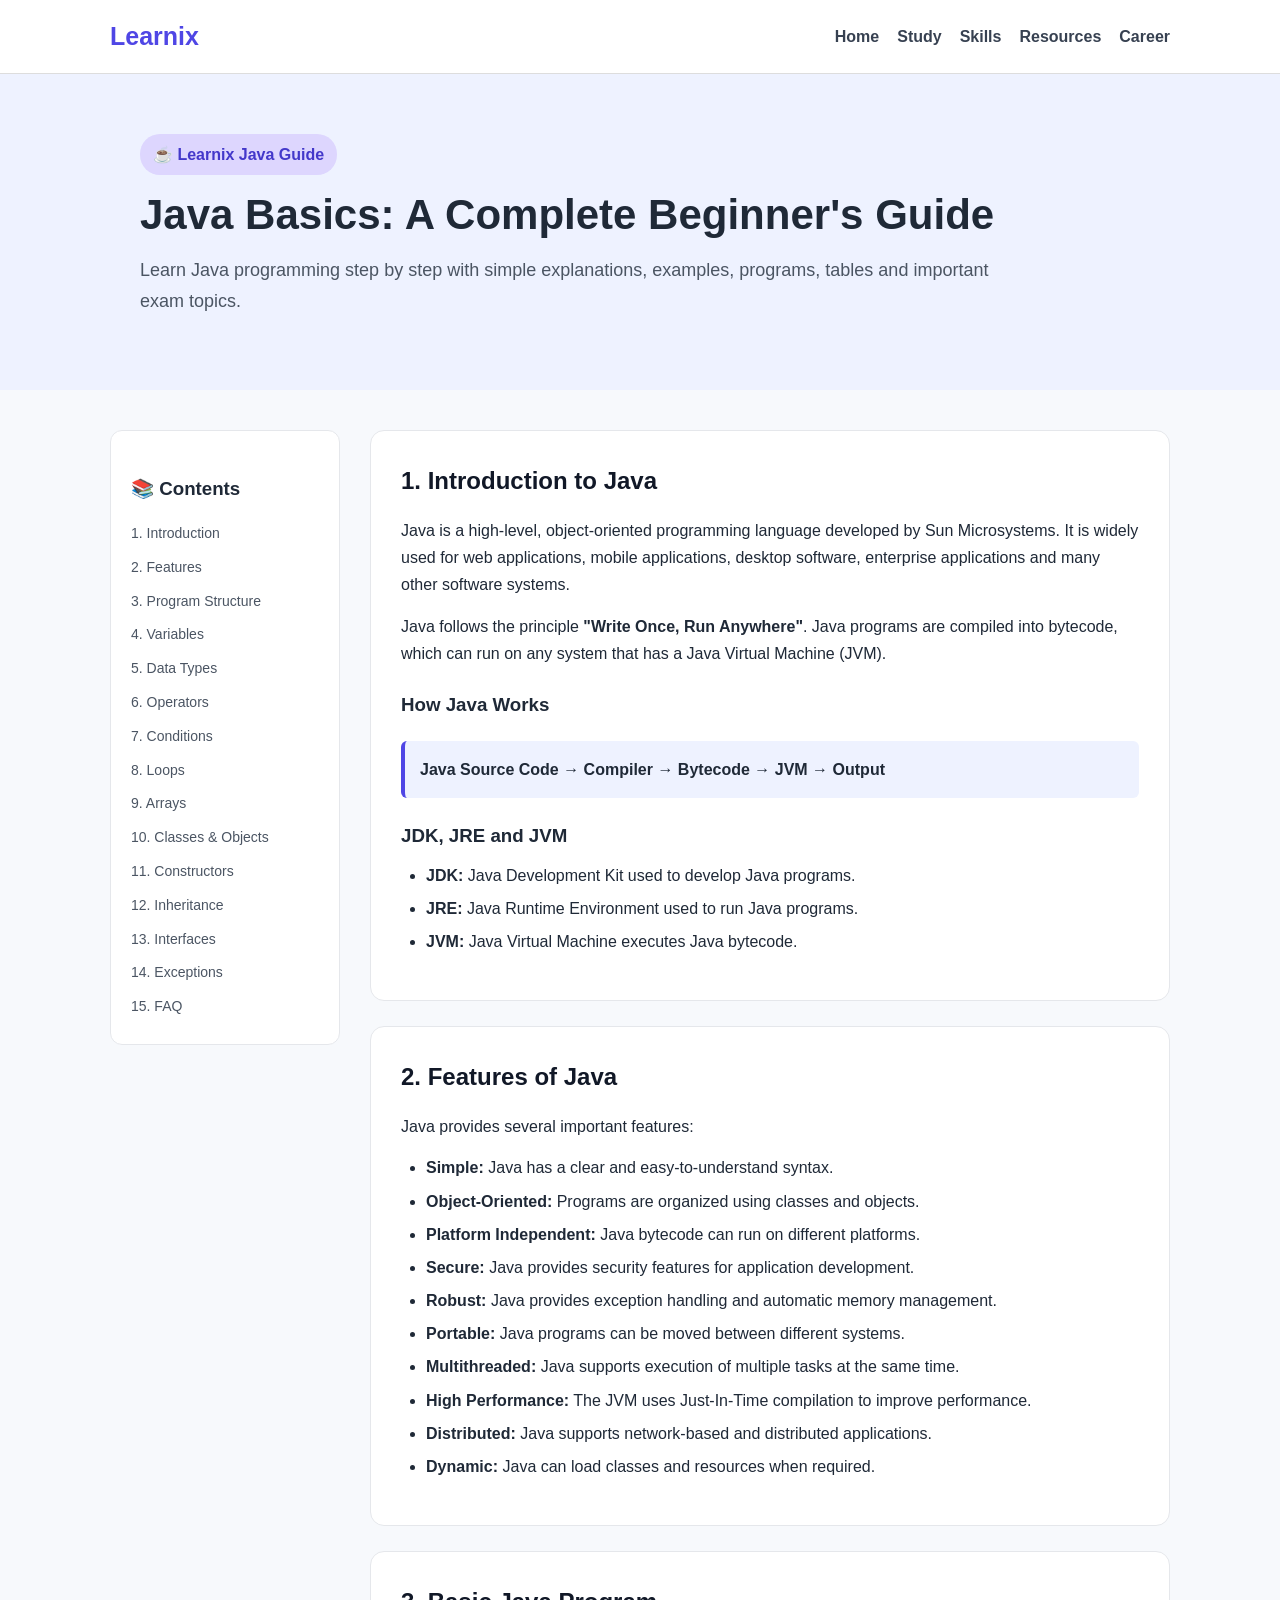
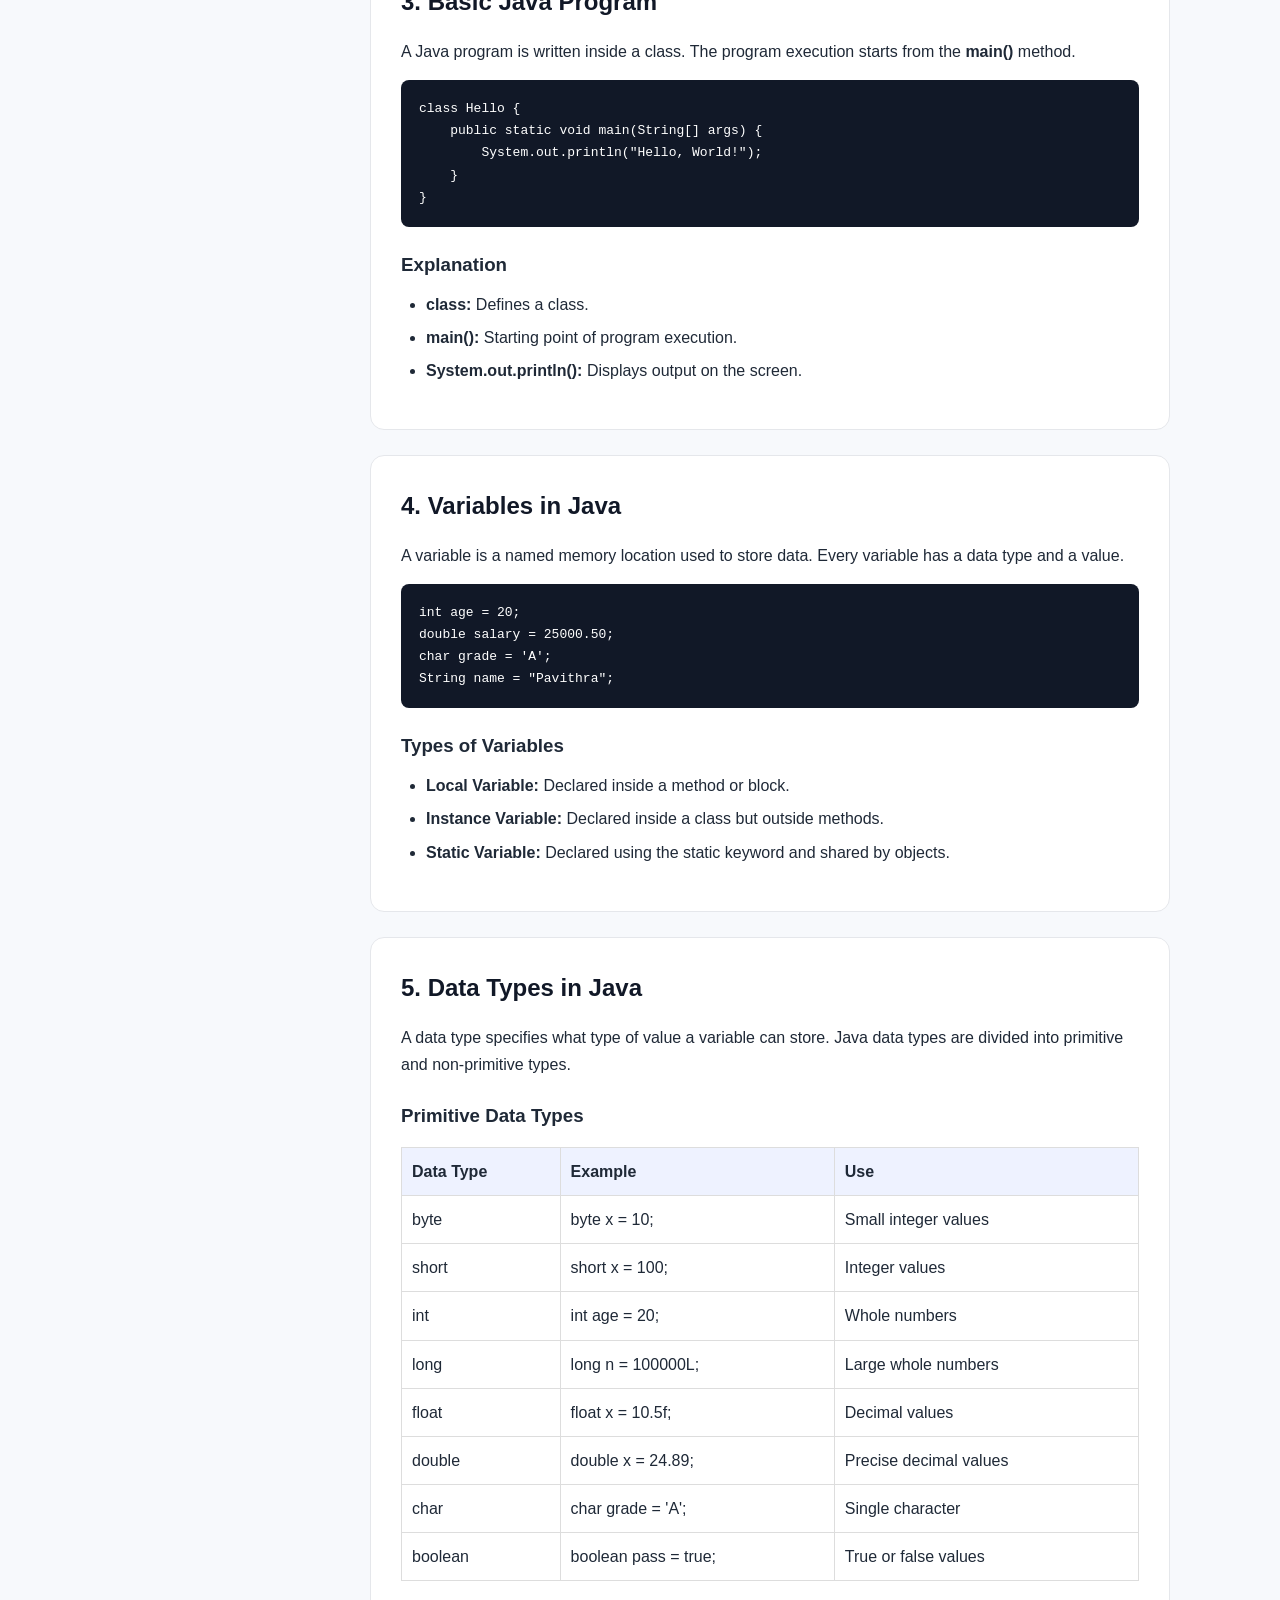
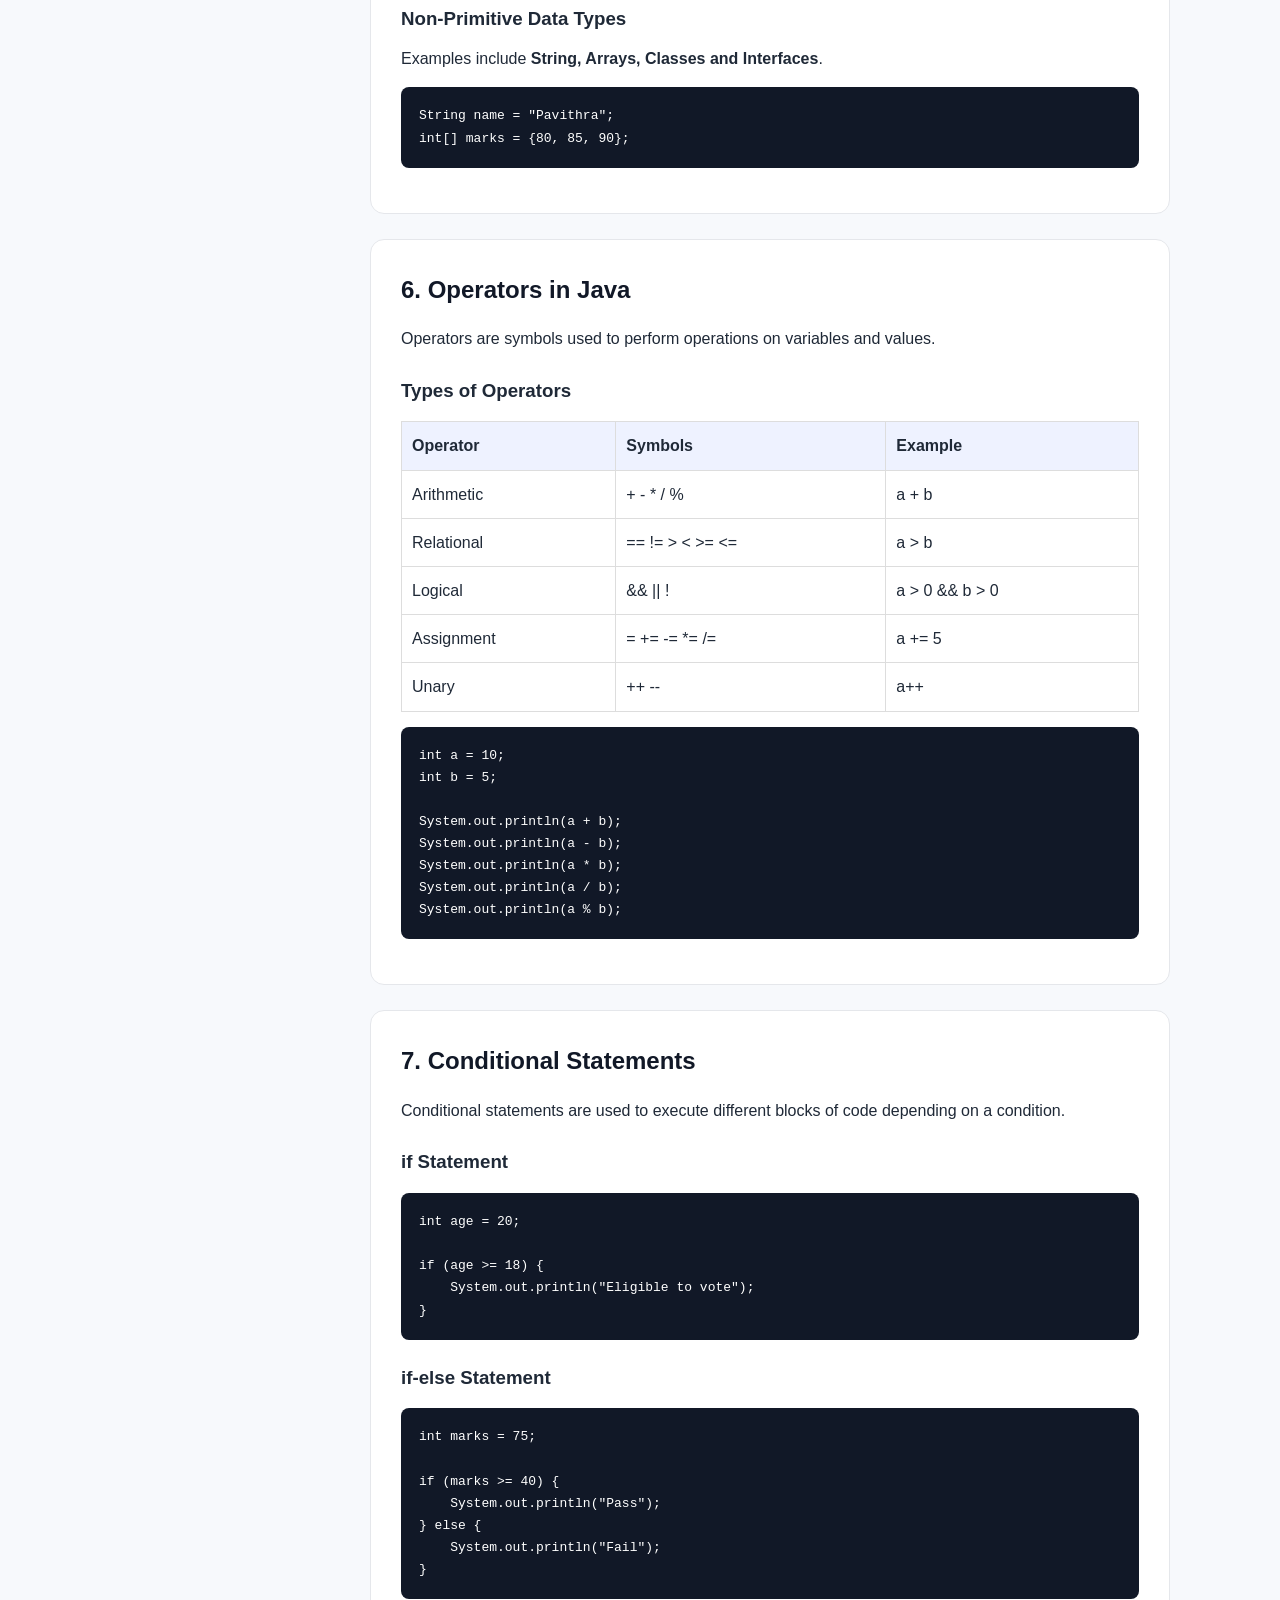
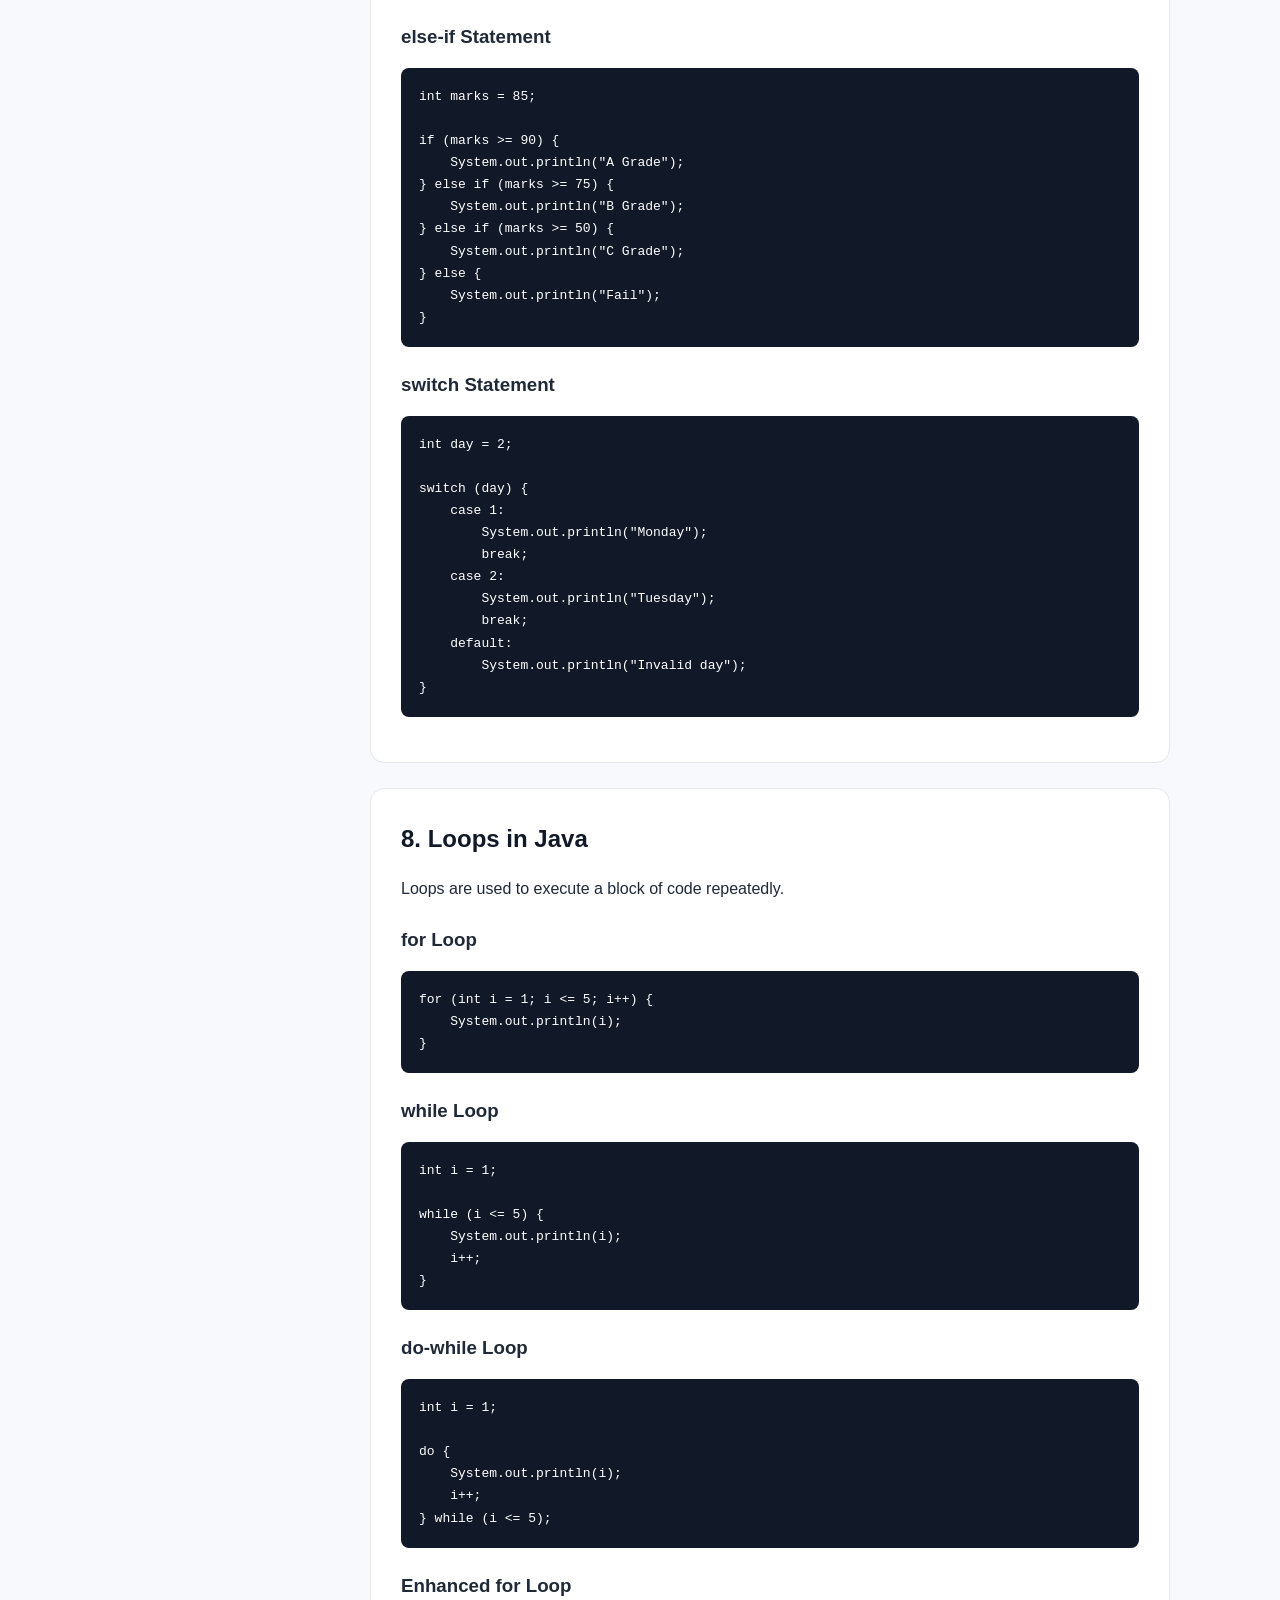
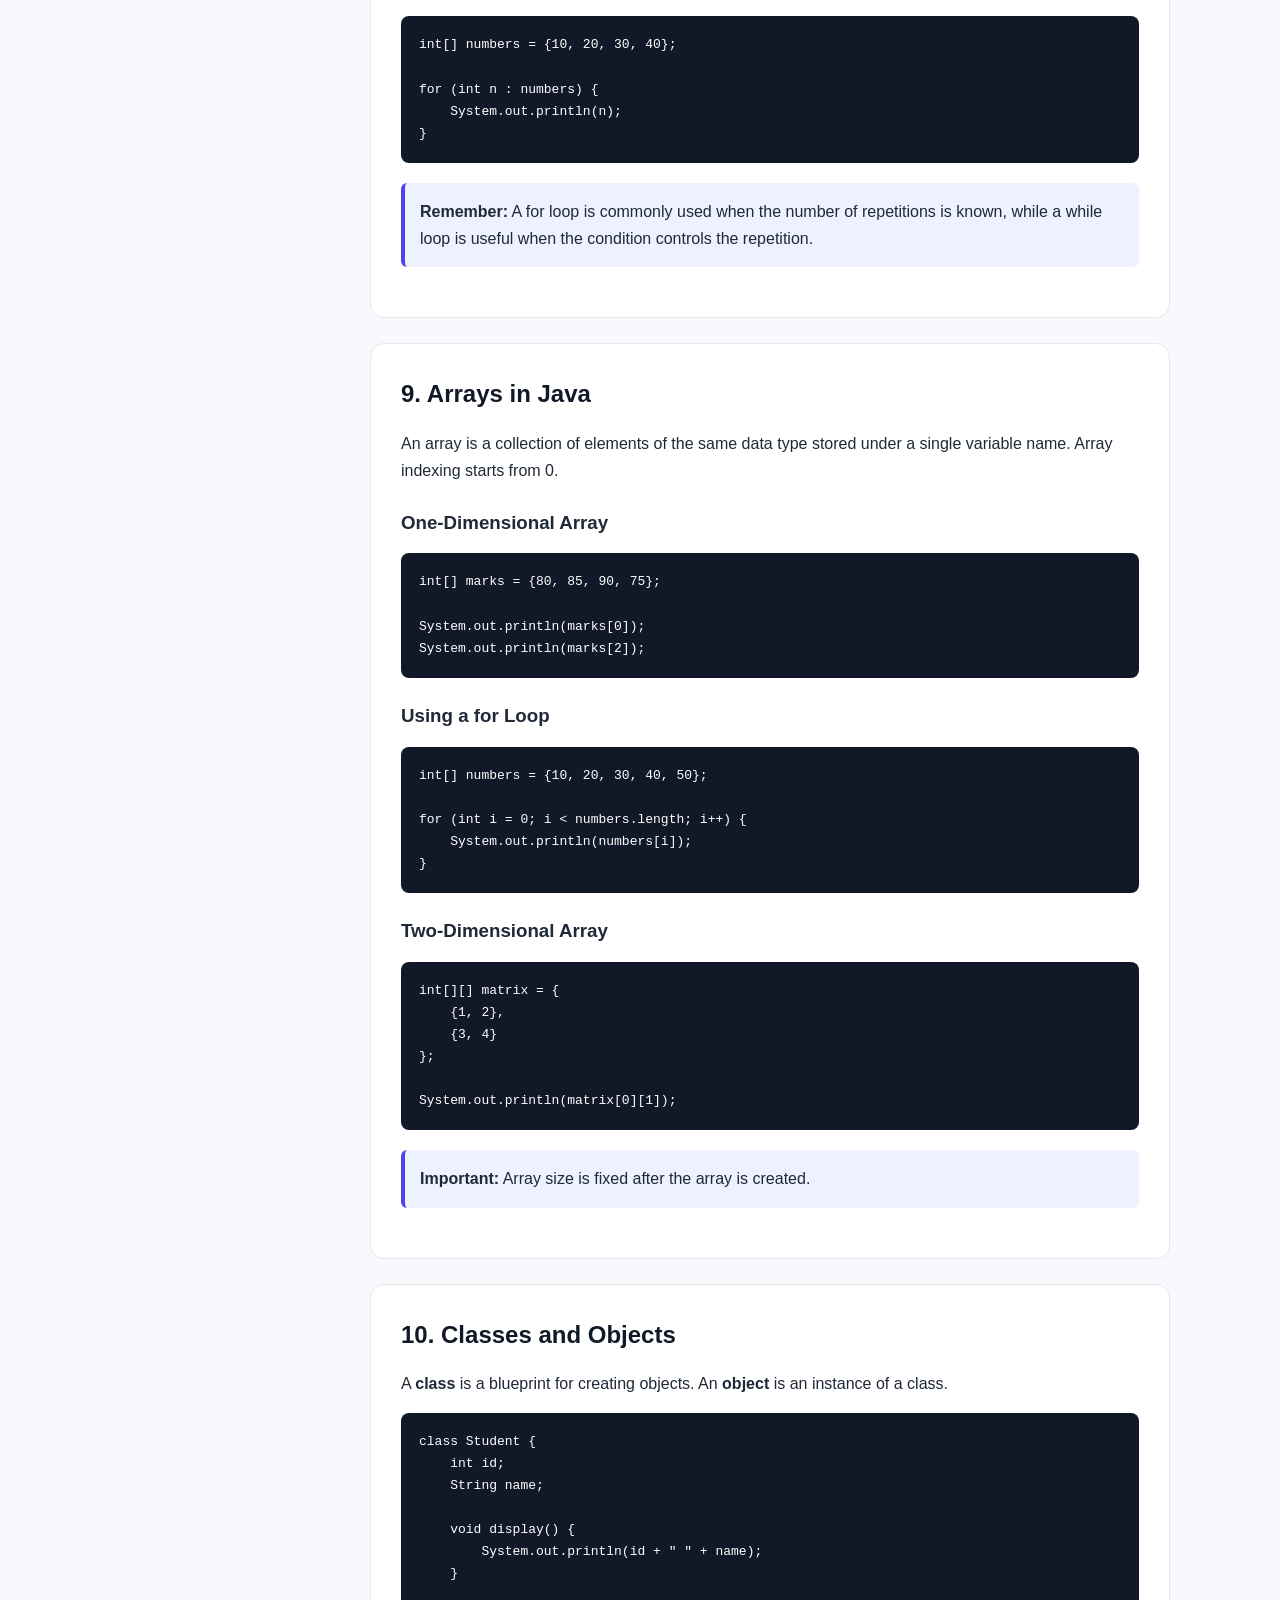
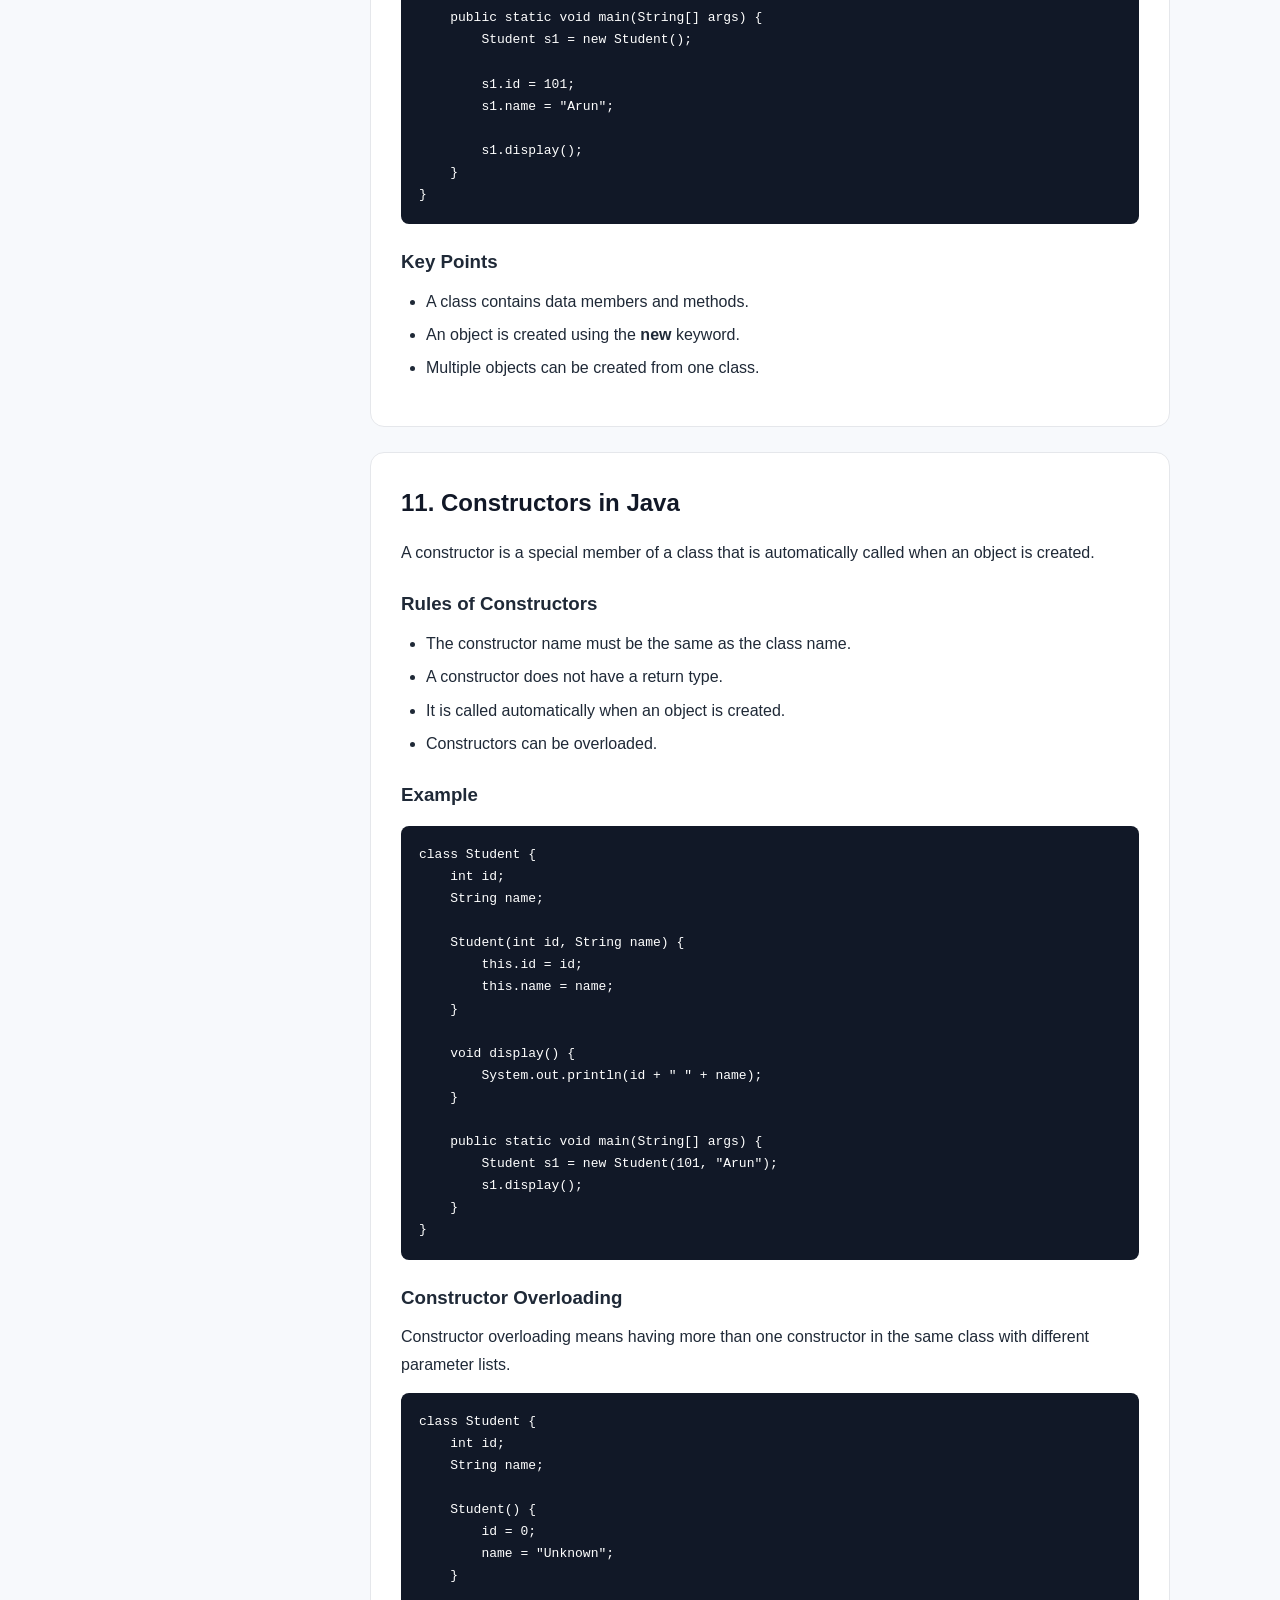
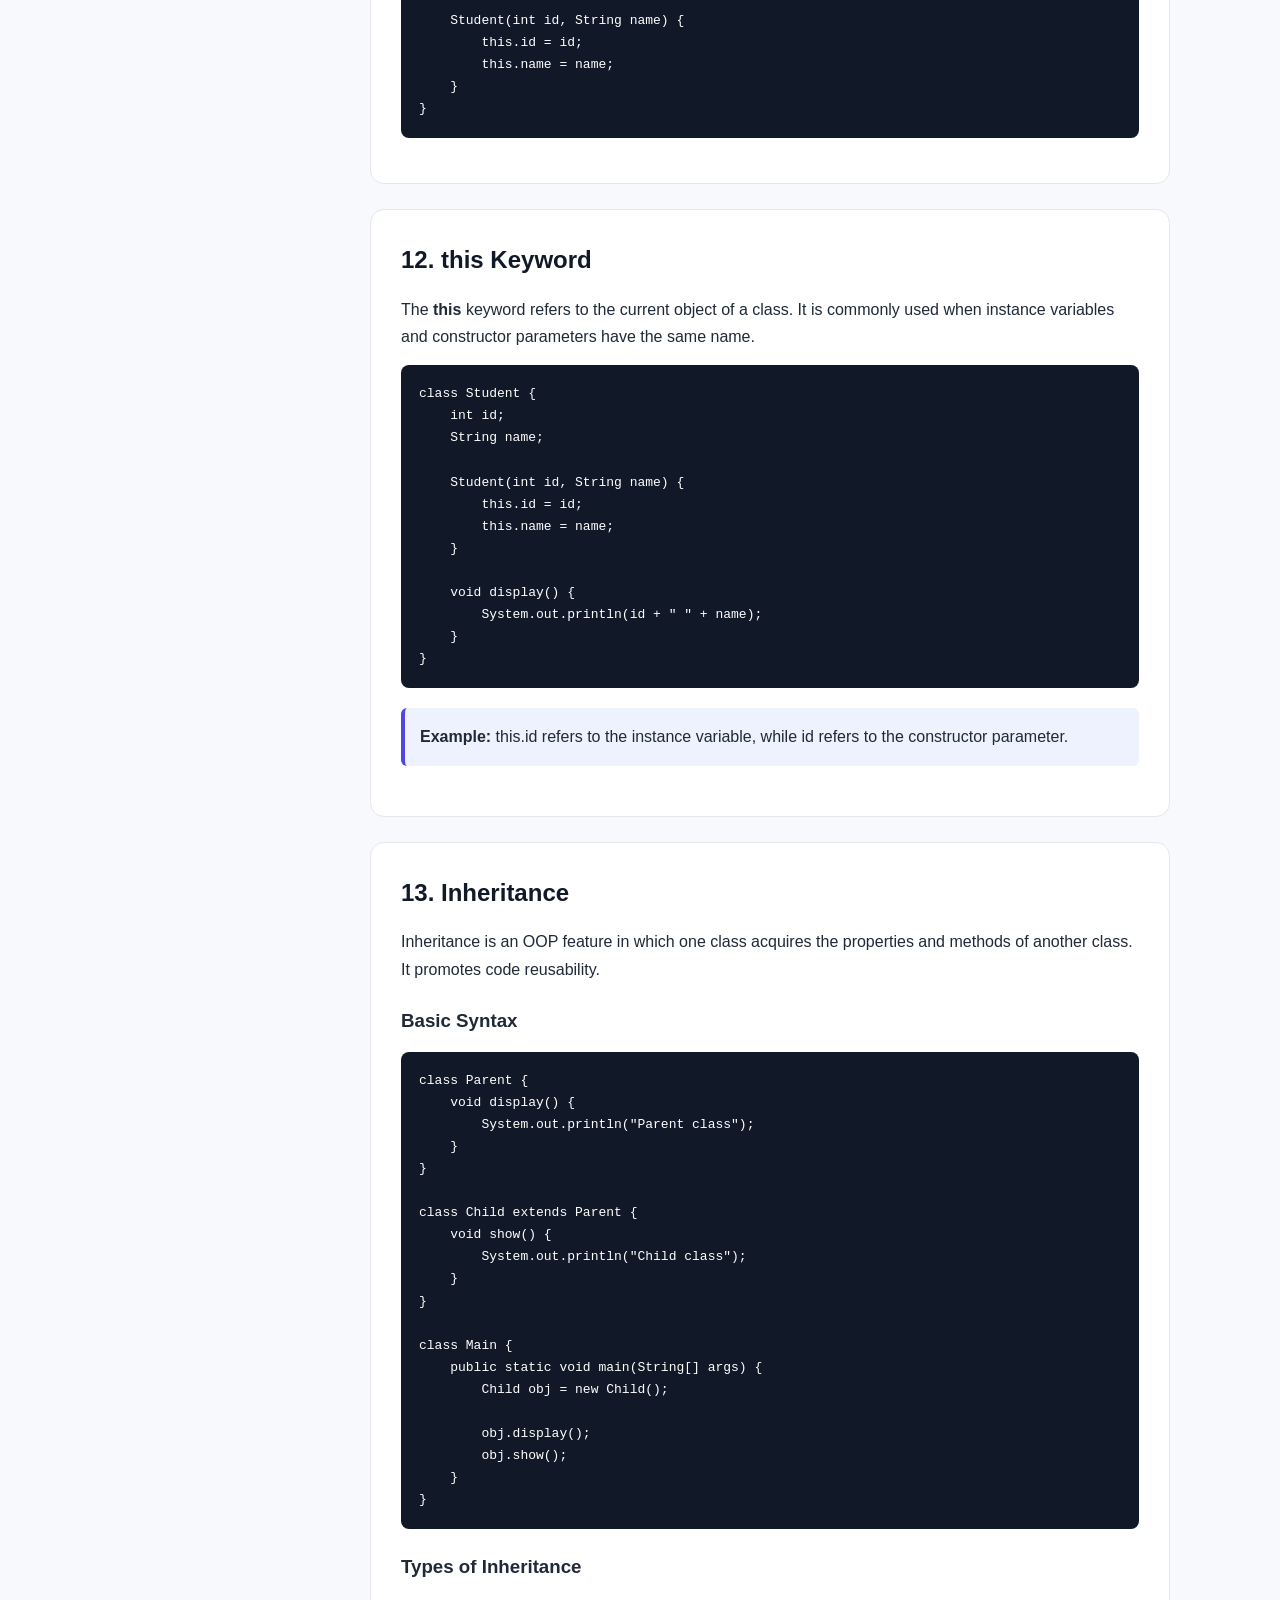
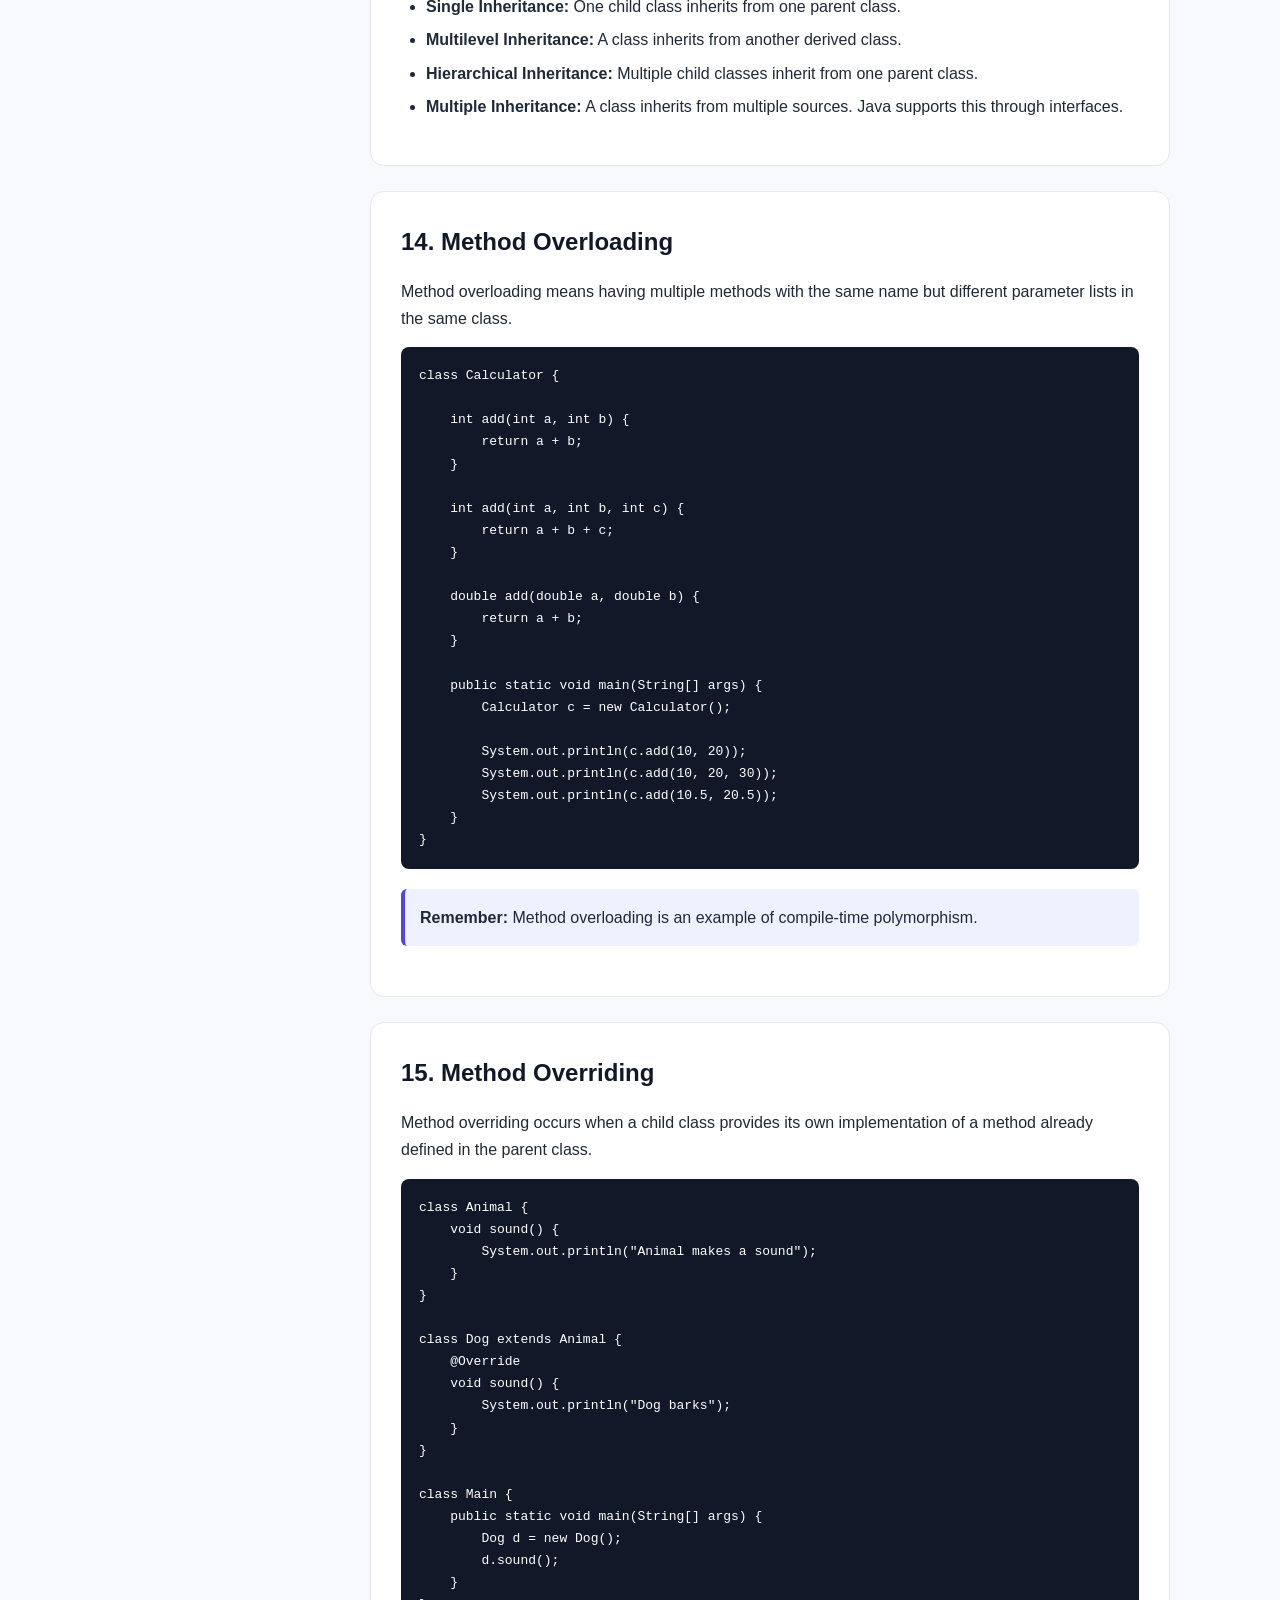
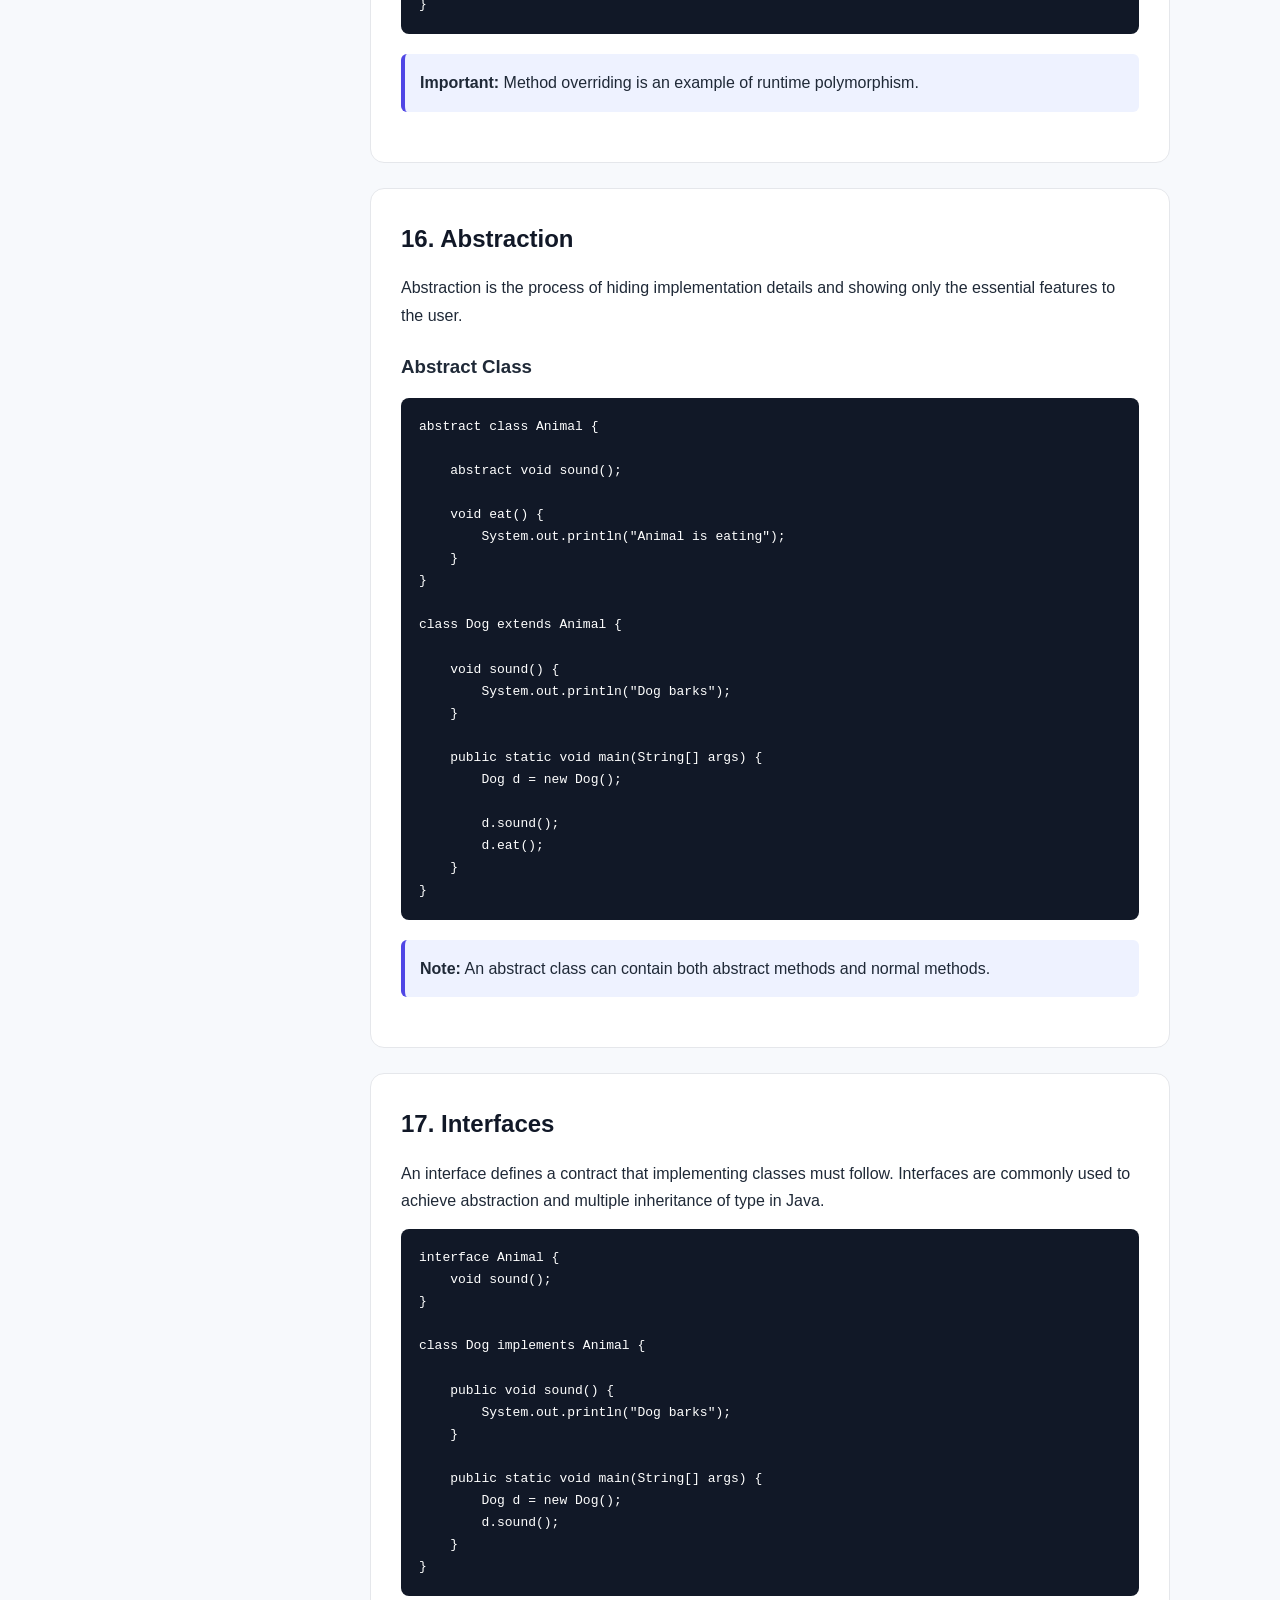
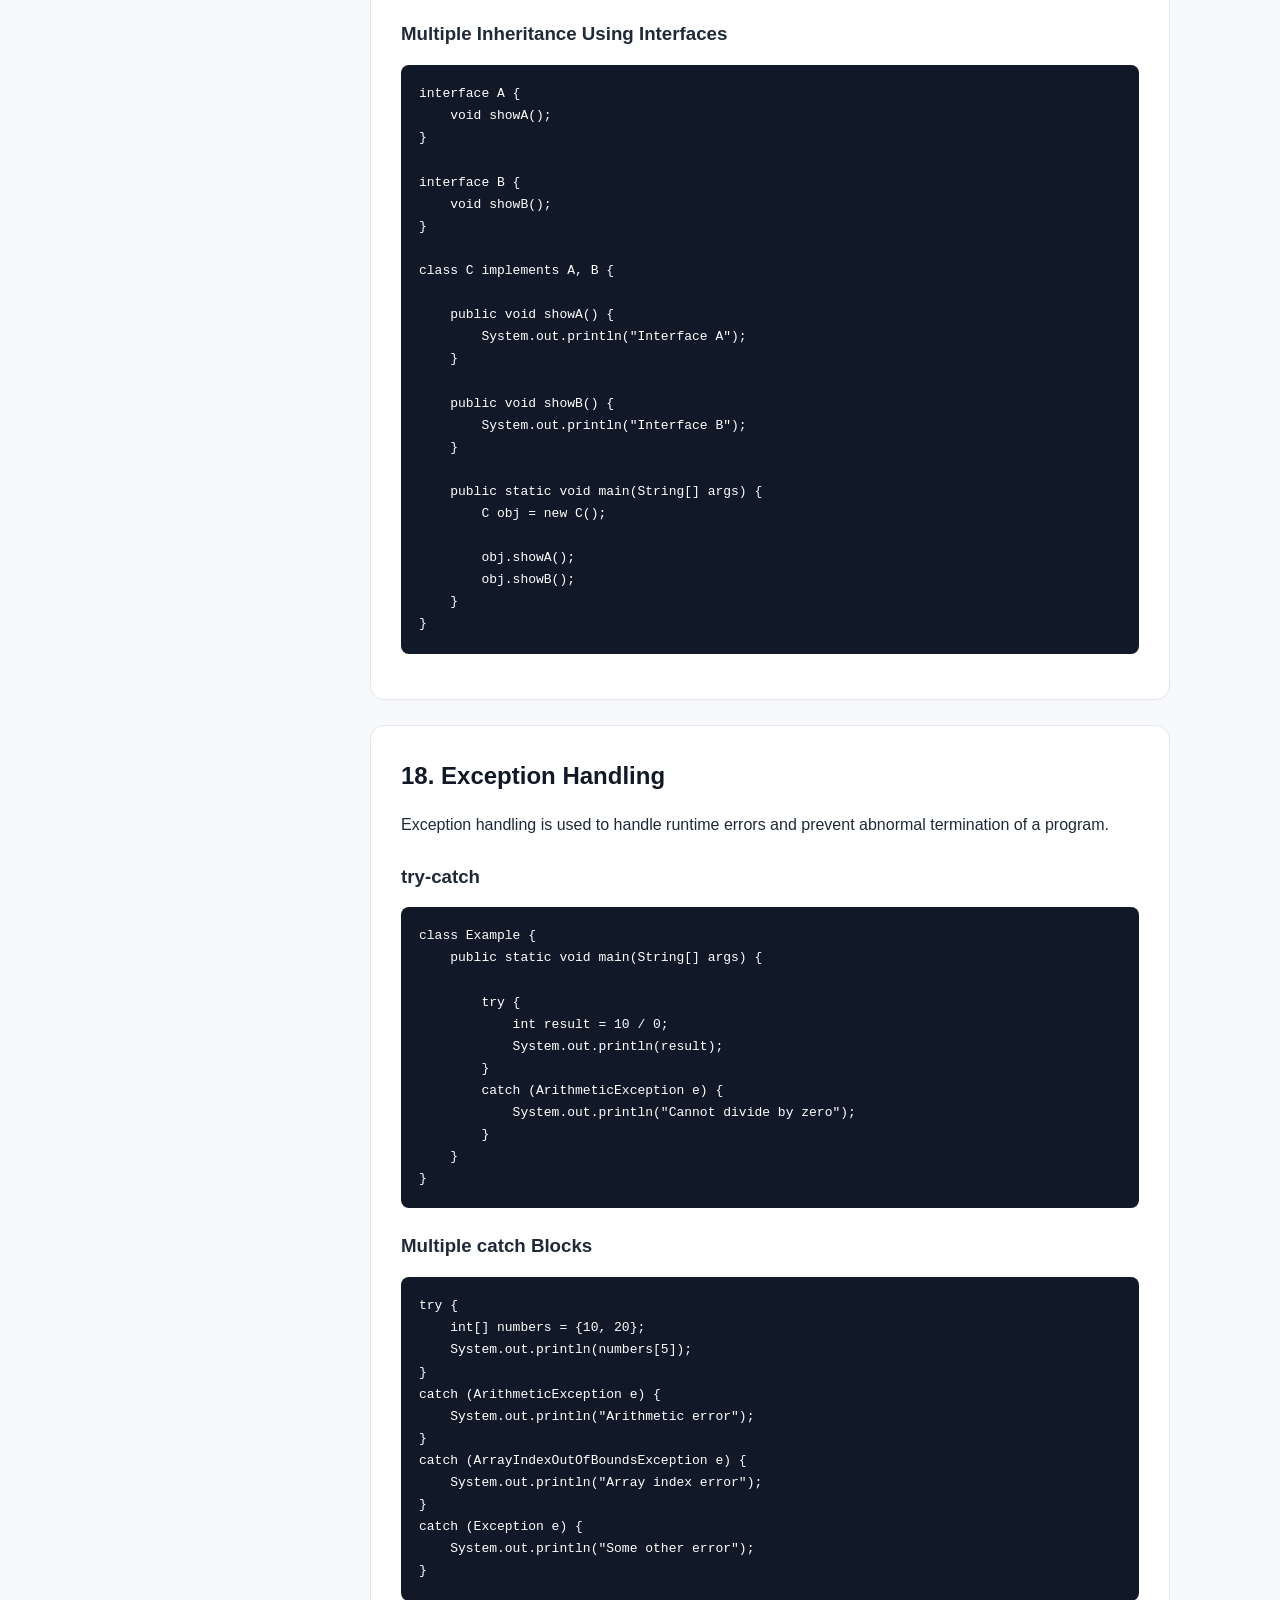
<file: java.html>
<!DOCTYPE html>
<html lang="en">
<head>
    <meta charset="UTF-8">
    <meta name="viewport" content="width=device-width, initial-scale=1.0">

    <title>Java Basics - Complete Java Programming Guide | Learnix</title>

    <meta name="description"
          content="Learn Java programming from basics to OOP, inheritance, interfaces, exception handling, arrays and important exam topics with simple examples.">

    <meta name="author" content="Learnix">

    <style>
        * {
            box-sizing: border-box;
            margin: 0;
            padding: 0;
        }

        html {
            scroll-behavior: smooth;
        }

        body {
            font-family: Arial, sans-serif;
            line-height: 1.7;
            background: #f7f9fc;
            color: #1f2937;
        }

        a {
            text-decoration: none;
            color: inherit;
        }

        header {
            background: white;
            border-bottom: 1px solid #ddd;
            position: sticky;
            top: 0;
            z-index: 100;
        }

        .navbar {
            max-width: 1100px;
            margin: auto;
            padding: 15px 20px;
            display: flex;
            justify-content: space-between;
            align-items: center;
        }

        .logo {
            font-size: 25px;
            font-weight: bold;
            color: #4f46e5;
        }

        nav {
            display: flex;
            gap: 18px;
        }

        nav a {
            font-weight: 600;
            color: #374151;
        }

        nav a:hover {
            color: #4f46e5;
        }

        .hero {
            padding: 60px 20px;
            background: #eef2ff;
        }

        .hero-inner {
            max-width: 1000px;
            margin: auto;
        }

        .badge {
            display: inline-block;
            background: #ddd6fe;
            color: #4338ca;
            padding: 7px 13px;
            border-radius: 20px;
            margin-bottom: 15px;
            font-weight: bold;
        }

        .hero h1 {
            font-size: 42px;
            line-height: 1.2;
            margin-bottom: 15px;
        }

        .hero p {
            font-size: 18px;
            color: #4b5563;
            max-width: 850px;
        }

        .layout {
            max-width: 1100px;
            margin: 40px auto;
            padding: 0 20px;
            display: grid;
            grid-template-columns: 230px 1fr;
            gap: 30px;
        }

        .toc {
            background: white;
            padding: 20px;
            border-radius: 12px;
            border: 1px solid #e5e7eb;
            height: fit-content;
            position: sticky;
            top: 90px;
        }

        .toc h3 {
            margin-bottom: 12px;
        }

        .toc a {
            display: block;
            padding: 5px 0;
            font-size: 14px;
            color: #4b5563;
        }

        .toc a:hover {
            color: #4f46e5;
        }

        .card {
            background: white;
            padding: 30px;
            margin-bottom: 25px;
            border-radius: 14px;
            border: 1px solid #e5e7eb;
        }

        h2 {
            margin-bottom: 15px;
            color: #111827;
        }

        h3 {
            margin-top: 22px;
            margin-bottom: 10px;
        }

        p {
            margin-bottom: 14px;
        }

        ul,
        ol {
            margin-left: 25px;
            margin-bottom: 15px;
        }

        li {
            margin-bottom: 6px;
        }

        .highlight {
            background: #eef2ff;
            border-left: 4px solid #4f46e5;
            padding: 15px;
            margin: 20px 0;
            border-radius: 6px;
        }

        pre {
            background: #111827;
            color: white;
            padding: 18px;
            border-radius: 8px;
            overflow-x: auto;
            margin: 15px 0;
        }

        table {
            width: 100%;
            border-collapse: collapse;
            margin: 15px 0;
        }

        th,
        td {
            border: 1px solid #ddd;
            padding: 10px;
            text-align: left;
        }

        th {
            background: #eef2ff;
        }

        details {
            background: #f9fafb;
            border: 1px solid #ddd;
            padding: 15px;
            margin-bottom: 10px;
            border-radius: 8px;
        }

        summary {
            cursor: pointer;
            font-weight: bold;
        }

        footer {
            background: #111827;
            color: #d1d5db;
            padding: 40px 20px;
            margin-top: 50px;
        }

        .footer-inner {
            max-width: 1100px;
            margin: auto;
        }

        .footer-links {
            display: flex;
            flex-wrap: wrap;
            gap: 18px;
            margin-top: 15px;
        }

        @media (max-width: 800px) {

            nav {
                display: none;
            }

            .layout {
                grid-template-columns: 1fr;
            }

            .toc {
                position: static;
            }

            .hero h1 {
                font-size: 32px;
            }

            .card {
                padding: 20px;
            }
        }
    </style>
</head>

<body>

<header>
    <div class="navbar">

        <a href="index.html" class="logo">
            Learnix
        </a>

        <nav>
            <a href="index.html">Home</a>
            <a href="index.html#study">Study</a>
            <a href="index.html#skills">Skills</a>
            <a href="index.html#resources">Resources</a>
            <a href="index.html#career">Career</a>
        </nav>

    </div>
</header>

<section class="hero">

    <div class="hero-inner">

        <div class="badge">
            ☕ Learnix Java Guide
        </div>

        <h1>
            Java Basics: A Complete Beginner's Guide
        </h1>

        <p>
            Learn Java programming step by step with simple
            explanations, examples, programs, tables and
            important exam topics.
        </p>

    </div>

</section>

<div class="layout">

<aside class="toc">

    <h3>📚 Contents</h3>

    <a href="#introduction">1. Introduction</a>
    <a href="#features">2. Features</a>
    <a href="#program">3. Program Structure</a>
    <a href="#variables">4. Variables</a>
    <a href="#datatypes">5. Data Types</a>
    <a href="#operators">6. Operators</a>
    <a href="#conditions">7. Conditions</a>
    <a href="#loops">8. Loops</a>
    <a href="#arrays">9. Arrays</a>
    <a href="#classes">10. Classes & Objects</a>
    <a href="#constructors">11. Constructors</a>
    <a href="#inheritance">12. Inheritance</a>
    <a href="#interfaces">13. Interfaces</a>
    <a href="#exceptions">14. Exceptions</a>
    <a href="#faq">15. FAQ</a>

</aside>

<main>
  <section id="introduction" class="card">
  <h2>1. Introduction to Java</h2>

  <p>
    Java is a high-level, object-oriented programming language developed by
    Sun Microsystems. It is widely used for web applications, mobile
    applications, desktop software, enterprise applications and many other
    software systems.
  </p>

  <p>
    Java follows the principle <strong>"Write Once, Run Anywhere"</strong>.
    Java programs are compiled into bytecode, which can run on any system
    that has a Java Virtual Machine (JVM).
  </p>

  <h3>How Java Works</h3>

  <div class="highlight">
    <strong>Java Source Code → Compiler → Bytecode → JVM → Output</strong>
  </div>

  <h3>JDK, JRE and JVM</h3>

  <ul>
    <li><strong>JDK:</strong> Java Development Kit used to develop Java programs.</li>
    <li><strong>JRE:</strong> Java Runtime Environment used to run Java programs.</li>
    <li><strong>JVM:</strong> Java Virtual Machine executes Java bytecode.</li>
  </ul>
</section>


<section id="features" class="card">
  <h2>2. Features of Java</h2>

  <p>Java provides several important features:</p>

  <ul>
    <li><strong>Simple:</strong> Java has a clear and easy-to-understand syntax.</li>
    <li><strong>Object-Oriented:</strong> Programs are organized using classes and objects.</li>
    <li><strong>Platform Independent:</strong> Java bytecode can run on different platforms.</li>
    <li><strong>Secure:</strong> Java provides security features for application development.</li>
    <li><strong>Robust:</strong> Java provides exception handling and automatic memory management.</li>
    <li><strong>Portable:</strong> Java programs can be moved between different systems.</li>
    <li><strong>Multithreaded:</strong> Java supports execution of multiple tasks at the same time.</li>
    <li><strong>High Performance:</strong> The JVM uses Just-In-Time compilation to improve performance.</li>
    <li><strong>Distributed:</strong> Java supports network-based and distributed applications.</li>
    <li><strong>Dynamic:</strong> Java can load classes and resources when required.</li>
  </ul>
</section>
<section id="program" class="card">
  <h2>3. Basic Java Program</h2>

  <p>
    A Java program is written inside a class. The program execution starts
    from the <strong>main()</strong> method.
  </p>

  <pre><code>class Hello {
    public static void main(String[] args) {
        System.out.println("Hello, World!");
    }
}</code></pre>

  <h3>Explanation</h3>

  <ul>
    <li><strong>class:</strong> Defines a class.</li>
    <li><strong>main():</strong> Starting point of program execution.</li>
    <li><strong>System.out.println():</strong> Displays output on the screen.</li>
  </ul>
</section>


<section id="variables" class="card">
  <h2>4. Variables in Java</h2>

  <p>
    A variable is a named memory location used to store data. Every variable
    has a data type and a value.
  </p>

  <pre><code>int age = 20;
double salary = 25000.50;
char grade = 'A';
String name = "Pavithra";</code></pre>

  <h3>Types of Variables</h3>

  <ul>
    <li><strong>Local Variable:</strong> Declared inside a method or block.</li>
    <li><strong>Instance Variable:</strong> Declared inside a class but outside methods.</li>
    <li><strong>Static Variable:</strong> Declared using the static keyword and shared by objects.</li>
  </ul>
</section>


<section id="datatypes" class="card">
  <h2>5. Data Types in Java</h2>

  <p>
    A data type specifies what type of value a variable can store.
    Java data types are divided into primitive and non-primitive types.
  </p>

  <h3>Primitive Data Types</h3>

  <table>
    <tr>
      <th>Data Type</th>
      <th>Example</th>
      <th>Use</th>
    </tr>
    <tr>
      <td>byte</td>
      <td>byte x = 10;</td>
      <td>Small integer values</td>
    </tr>
    <tr>
      <td>short</td>
      <td>short x = 100;</td>
      <td>Integer values</td>
    </tr>
    <tr>
      <td>int</td>
      <td>int age = 20;</td>
      <td>Whole numbers</td>
    </tr>
    <tr>
      <td>long</td>
      <td>long n = 100000L;</td>
      <td>Large whole numbers</td>
    </tr>
    <tr>
      <td>float</td>
      <td>float x = 10.5f;</td>
      <td>Decimal values</td>
    </tr>
    <tr>
      <td>double</td>
      <td>double x = 24.89;</td>
      <td>Precise decimal values</td>
    </tr>
    <tr>
      <td>char</td>
      <td>char grade = 'A';</td>
      <td>Single character</td>
    </tr>
    <tr>
      <td>boolean</td>
      <td>boolean pass = true;</td>
      <td>True or false values</td>
    </tr>
  </table>

  <h3>Non-Primitive Data Types</h3>

  <p>
    Examples include <strong>String, Arrays, Classes and Interfaces</strong>.
  </p>

  <pre><code>String name = "Pavithra";
int[] marks = {80, 85, 90};</code></pre>
</section>
<section id="operators" class="card">
  <h2>6. Operators in Java</h2>

  <p>
    Operators are symbols used to perform operations on variables and values.
  </p>

  <h3>Types of Operators</h3>

  <table>
    <tr>
      <th>Operator</th>
      <th>Symbols</th>
      <th>Example</th>
    </tr>
    <tr>
      <td>Arithmetic</td>
      <td>+ - * / %</td>
      <td>a + b</td>
    </tr>
    <tr>
      <td>Relational</td>
      <td>== != &gt; &lt; &gt;= &lt;=</td>
      <td>a &gt; b</td>
    </tr>
    <tr>
      <td>Logical</td>
      <td>&amp;&amp; || !</td>
      <td>a &gt; 0 &amp;&amp; b &gt; 0</td>
    </tr>
    <tr>
      <td>Assignment</td>
      <td>= += -= *= /=</td>
      <td>a += 5</td>
    </tr>
    <tr>
      <td>Unary</td>
      <td>++ --</td>
      <td>a++</td>
    </tr>
  </table>

  <pre><code>int a = 10;
int b = 5;

System.out.println(a + b);
System.out.println(a - b);
System.out.println(a * b);
System.out.println(a / b);
System.out.println(a % b);</code></pre>
</section>


<section id="conditions" class="card">
  <h2>7. Conditional Statements</h2>

  <p>
    Conditional statements are used to execute different blocks of code
    depending on a condition.
  </p>

  <h3>if Statement</h3>

  <pre><code>int age = 20;

if (age >= 18) {
    System.out.println("Eligible to vote");
}</code></pre>

  <h3>if-else Statement</h3>

  <pre><code>int marks = 75;

if (marks >= 40) {
    System.out.println("Pass");
} else {
    System.out.println("Fail");
}</code></pre>

  <h3>else-if Statement</h3>

  <pre><code>int marks = 85;

if (marks >= 90) {
    System.out.println("A Grade");
} else if (marks >= 75) {
    System.out.println("B Grade");
} else if (marks >= 50) {
    System.out.println("C Grade");
} else {
    System.out.println("Fail");
}</code></pre>

  <h3>switch Statement</h3>

  <pre><code>int day = 2;

switch (day) {
    case 1:
        System.out.println("Monday");
        break;
    case 2:
        System.out.println("Tuesday");
        break;
    default:
        System.out.println("Invalid day");
}</code></pre>
</section>


<section id="loops" class="card">
  <h2>8. Loops in Java</h2>

  <p>
    Loops are used to execute a block of code repeatedly.
  </p>

  <h3>for Loop</h3>

  <pre><code>for (int i = 1; i <= 5; i++) {
    System.out.println(i);
}</code></pre>

  <h3>while Loop</h3>

  <pre><code>int i = 1;

while (i <= 5) {
    System.out.println(i);
    i++;
}</code></pre>

  <h3>do-while Loop</h3>

  <pre><code>int i = 1;

do {
    System.out.println(i);
    i++;
} while (i <= 5);</code></pre>

  <h3>Enhanced for Loop</h3>

  <pre><code>int[] numbers = {10, 20, 30, 40};

for (int n : numbers) {
    System.out.println(n);
}</code></pre>

  <div class="highlight">
    <strong>Remember:</strong> A for loop is commonly used when the number
    of repetitions is known, while a while loop is useful when the condition
    controls the repetition.
  </div>
</section>
<section id="arrays" class="card">
  <h2>9. Arrays in Java</h2>

  <p>
    An array is a collection of elements of the same data type stored
    under a single variable name. Array indexing starts from 0.
  </p>

  <h3>One-Dimensional Array</h3>

  <pre><code>int[] marks = {80, 85, 90, 75};

System.out.println(marks[0]);
System.out.println(marks[2]);</code></pre>

  <h3>Using a for Loop</h3>

  <pre><code>int[] numbers = {10, 20, 30, 40, 50};

for (int i = 0; i &lt; numbers.length; i++) {
    System.out.println(numbers[i]);
}</code></pre>

  <h3>Two-Dimensional Array</h3>

  <pre><code>int[][] matrix = {
    {1, 2},
    {3, 4}
};

System.out.println(matrix[0][1]);</code></pre>

  <div class="highlight">
    <strong>Important:</strong> Array size is fixed after the array is created.
  </div>
</section>


<section id="classes" class="card">
  <h2>10. Classes and Objects</h2>

  <p>
    A <strong>class</strong> is a blueprint for creating objects.
    An <strong>object</strong> is an instance of a class.
  </p>

  <pre><code>class Student {
    int id;
    String name;

    void display() {
        System.out.println(id + " " + name);
    }

    public static void main(String[] args) {
        Student s1 = new Student();

        s1.id = 101;
        s1.name = "Arun";

        s1.display();
    }
}</code></pre>

  <h3>Key Points</h3>

  <ul>
    <li>A class contains data members and methods.</li>
    <li>An object is created using the <strong>new</strong> keyword.</li>
    <li>Multiple objects can be created from one class.</li>
  </ul>
</section>


<section id="constructors" class="card">
  <h2>11. Constructors in Java</h2>

  <p>
    A constructor is a special member of a class that is automatically
    called when an object is created.
  </p>

  <h3>Rules of Constructors</h3>

  <ul>
    <li>The constructor name must be the same as the class name.</li>
    <li>A constructor does not have a return type.</li>
    <li>It is called automatically when an object is created.</li>
    <li>Constructors can be overloaded.</li>
  </ul>

  <h3>Example</h3>

  <pre><code>class Student {
    int id;
    String name;

    Student(int id, String name) {
        this.id = id;
        this.name = name;
    }

    void display() {
        System.out.println(id + " " + name);
    }

    public static void main(String[] args) {
        Student s1 = new Student(101, "Arun");
        s1.display();
    }
}</code></pre>

  <h3>Constructor Overloading</h3>

  <p>
    Constructor overloading means having more than one constructor
    in the same class with different parameter lists.
  </p>

  <pre><code>class Student {
    int id;
    String name;

    Student() {
        id = 0;
        name = "Unknown";
    }

    Student(int id, String name) {
        this.id = id;
        this.name = name;
    }
}</code></pre>
</section>
<section id="this-keyword" class="card">
  <h2>12. this Keyword</h2>

  <p>
    The <strong>this</strong> keyword refers to the current object of a class.
    It is commonly used when instance variables and constructor parameters
    have the same name.
  </p>

  <pre><code>class Student {
    int id;
    String name;

    Student(int id, String name) {
        this.id = id;
        this.name = name;
    }

    void display() {
        System.out.println(id + " " + name);
    }
}</code></pre>

  <div class="highlight">
    <strong>Example:</strong> this.id refers to the instance variable,
    while id refers to the constructor parameter.
  </div>
</section>


<section id="inheritance" class="card">
  <h2>13. Inheritance</h2>

  <p>
    Inheritance is an OOP feature in which one class acquires the properties
    and methods of another class. It promotes code reusability.
  </p>

  <h3>Basic Syntax</h3>

  <pre><code>class Parent {
    void display() {
        System.out.println("Parent class");
    }
}

class Child extends Parent {
    void show() {
        System.out.println("Child class");
    }
}

class Main {
    public static void main(String[] args) {
        Child obj = new Child();

        obj.display();
        obj.show();
    }
}</code></pre>

  <h3>Types of Inheritance</h3>

  <ul>
    <li><strong>Single Inheritance:</strong> One child class inherits from one parent class.</li>
    <li><strong>Multilevel Inheritance:</strong> A class inherits from another derived class.</li>
    <li><strong>Hierarchical Inheritance:</strong> Multiple child classes inherit from one parent class.</li>
    <li><strong>Multiple Inheritance:</strong> A class inherits from multiple sources. Java supports this through interfaces.</li>
  </ul>
</section>


<section id="method-overloading" class="card">
  <h2>14. Method Overloading</h2>

  <p>
    Method overloading means having multiple methods with the same name
    but different parameter lists in the same class.
  </p>

  <pre><code>class Calculator {

    int add(int a, int b) {
        return a + b;
    }

    int add(int a, int b, int c) {
        return a + b + c;
    }

    double add(double a, double b) {
        return a + b;
    }

    public static void main(String[] args) {
        Calculator c = new Calculator();

        System.out.println(c.add(10, 20));
        System.out.println(c.add(10, 20, 30));
        System.out.println(c.add(10.5, 20.5));
    }
}</code></pre>

  <div class="highlight">
    <strong>Remember:</strong> Method overloading is an example of
    compile-time polymorphism.
  </div>
</section>


<section id="method-overriding" class="card">
  <h2>15. Method Overriding</h2>

  <p>
    Method overriding occurs when a child class provides its own
    implementation of a method already defined in the parent class.
  </p>

  <pre><code>class Animal {
    void sound() {
        System.out.println("Animal makes a sound");
    }
}

class Dog extends Animal {
    @Override
    void sound() {
        System.out.println("Dog barks");
    }
}

class Main {
    public static void main(String[] args) {
        Dog d = new Dog();
        d.sound();
    }
}</code></pre>

  <div class="highlight">
    <strong>Important:</strong> Method overriding is an example of
    runtime polymorphism.
  </div>
</section>
<section id="abstraction" class="card">
  <h2>16. Abstraction</h2>

  <p>
    Abstraction is the process of hiding implementation details and showing
    only the essential features to the user.
  </p>

  <h3>Abstract Class</h3>

  <pre><code>abstract class Animal {

    abstract void sound();

    void eat() {
        System.out.println("Animal is eating");
    }
}

class Dog extends Animal {

    void sound() {
        System.out.println("Dog barks");
    }

    public static void main(String[] args) {
        Dog d = new Dog();

        d.sound();
        d.eat();
    }
}</code></pre>

  <div class="highlight">
    <strong>Note:</strong> An abstract class can contain both abstract
    methods and normal methods.
  </div>
</section>


<section id="interfaces" class="card">
  <h2>17. Interfaces</h2>

  <p>
    An interface defines a contract that implementing classes must follow.
    Interfaces are commonly used to achieve abstraction and multiple
    inheritance of type in Java.
  </p>

  <pre><code>interface Animal {
    void sound();
}

class Dog implements Animal {

    public void sound() {
        System.out.println("Dog barks");
    }

    public static void main(String[] args) {
        Dog d = new Dog();
        d.sound();
    }
}</code></pre>

  <h3>Multiple Inheritance Using Interfaces</h3>

  <pre><code>interface A {
    void showA();
}

interface B {
    void showB();
}

class C implements A, B {

    public void showA() {
        System.out.println("Interface A");
    }

    public void showB() {
        System.out.println("Interface B");
    }

    public static void main(String[] args) {
        C obj = new C();

        obj.showA();
        obj.showB();
    }
}</code></pre>
</section>


<section id="exceptions" class="card">
  <h2>18. Exception Handling</h2>

  <p>
    Exception handling is used to handle runtime errors and prevent
    abnormal termination of a program.
  </p>

  <h3>try-catch</h3>

  <pre><code>class Example {
    public static void main(String[] args) {

        try {
            int result = 10 / 0;
            System.out.println(result);
        }
        catch (ArithmeticException e) {
            System.out.println("Cannot divide by zero");
        }
    }
}</code></pre>

  <h3>Multiple catch Blocks</h3>

  <pre><code>try {
    int[] numbers = {10, 20};
    System.out.println(numbers[5]);
}
catch (ArithmeticException e) {
    System.out.println("Arithmetic error");
}
catch (ArrayIndexOutOfBoundsException e) {
    System.out.println("Array index error");
}
catch (Exception e) {
    System.out.println("Some other error");
}</code></pre>

  <h3>finally Block</h3>

  <p>
    The finally block normally executes whether an exception occurs or not.
    It is commonly used for cleanup operations.
  </p>

  <pre><code>try {
    System.out.println("Try block");
}
catch (Exception e) {
    System.out.println("Exception occurred");
}
finally {
    System.out.println("Finally block");
}</code></pre>
</section>


<section id="throw-throws" class="card">
  <h2>19. throw and throws</h2>

  <h3>throw</h3>

  <p>
    The <strong>throw</strong> keyword is used to explicitly throw an
    exception.
  </p>

  <pre><code>class Example {

    public static void main(String[] args) {

        int age = 15;

        if (age &lt; 18) {
            throw new ArithmeticException("Not eligible to vote");
        }

        System.out.println("Eligible to vote");
    }
}</code></pre>

  <h3>throws</h3>

  <p>
    The <strong>throws</strong> keyword declares exceptions that a method
    may throw.
  </p>

  <pre><code>class Example {

    static void check() throws Exception {
        throw new Exception("An error occurred");
    }

    public static void main(String[] args) {

        try {
            check();
        }
        catch (Exception e) {
            System.out.println(e.getMessage());
        }
    }
}</code></pre>

  <div class="highlight">
    <strong>Difference:</strong> <strong>throw</strong> is used to actually
    throw an exception, while <strong>throws</strong> declares possible
    exceptions in a method signature.
  </div>
</section>
<section id="final" class="card">
  <h2>20. final Keyword</h2>

  <p>
    The <strong>final</strong> keyword is used to restrict changes in Java.
    It can be used with variables, methods and classes.
  </p>

  <h3>final Variable</h3>

  <pre><code>final int MAX = 100;

System.out.println(MAX);</code></pre>

  <p>
    Once a final variable is assigned a value, that value cannot be changed.
  </p>

  <h3>final Method</h3>

  <pre><code>class Parent {

    final void display() {
        System.out.println("Parent method");
    }
}</code></pre>

  <p>
    A final method cannot be overridden by a child class.
  </p>

  <h3>final Class</h3>

  <pre><code>final class Vehicle {
    void show() {
        System.out.println("Vehicle");
    }
}</code></pre>

  <p>
    A final class cannot be inherited by another class.
  </p>
</section>


<section id="type-casting" class="card">
  <h2>21. Type Casting</h2>

  <p>
    Type casting is the process of converting a value from one data type
    to another.
  </p>

  <h3>Widening Type Casting</h3>

  <p>
    Widening converts a smaller data type into a larger data type.
    It is usually performed automatically.
  </p>

  <pre><code>int a = 15;
double b = a;

System.out.println(b);</code></pre>

  <p>
    Here, <strong>int</strong> is automatically converted into
    <strong>double</strong>.
  </p>

  <h3>Narrowing Type Casting</h3>

  <p>
    Narrowing converts a larger data type into a smaller data type.
    Explicit casting is required.
  </p>

  <pre><code>double d = 24.89;
int x = (int) d;

System.out.println(x);</code></pre>

  <p>
    Output:
  </p>

  <pre><code>24</code></pre>

  <div class="highlight">
    <strong>Remember:</strong> Narrowing may cause loss of decimal or
    other information.
  </div>
</section>


<section id="command-line" class="card">
  <h2>22. Command-Line Arguments</h2>

  <p>
    Command-line arguments are values passed to a Java program when it
    is executed. They are stored in the <strong>String[] args</strong>
    parameter of the main method.
  </p>

  <pre><code>class Demo {

    public static void main(String[] args) {

        System.out.println("Name: " + args[0]);
        System.out.println("Age: " + args[1]);
    }
}</code></pre>

  <p>Example execution:</p>

  <pre><code>java Demo Pavithra 20</code></pre>

  <p>
    In this example, <strong>Pavithra</strong> is stored in
    <strong>args[0]</strong> and <strong>20</strong> is stored in
    <strong>args[1]</strong>.
  </p>
</section>


<section id="programs" class="card">
  <h2>23. Important Java Programs</h2>

  <h3>Program 1: Check Even or Odd</h3>

  <pre><code>class EvenOdd {
    public static void main(String[] args) {

        int n = 10;

        if (n % 2 == 0) {
            System.out.println("Even");
        } else {
            System.out.println("Odd");
        }
    }
}</code></pre>

  <h3>Program 2: Find Largest of Two Numbers</h3>

  <pre><code>class Largest {
    public static void main(String[] args) {

        int a = 25;
        int b = 40;

        if (a > b) {
            System.out.println("A is largest");
        } else {
            System.out.println("B is largest");
        }
    }
}</code></pre>

  <h3>Program 3: Sum of Array Elements</h3>

  <pre><code>class ArraySum {
    public static void main(String[] args) {

        int[] numbers = {10, 20, 30, 40};
        int sum = 0;

        for (int n : numbers) {
            sum = sum + n;
        }

        System.out.println("Sum = " + sum);
    }
}</code></pre>
</section>
<section id="interview" class="card">
  <h2>24. Important Java Interview Questions</h2>

  <details>
    <summary>What is Java?</summary>
    <p>
      Java is a high-level, object-oriented and platform-independent
      programming language.
    </p>
  </details>

  <details>
    <summary>What is a class?</summary>
    <p>
      A class is a blueprint or template used to create objects.
    </p>
  </details>

  <details>
    <summary>What is an object?</summary>
    <p>
      An object is an instance of a class that contains state and behavior.
    </p>
  </details>

  <details>
    <summary>What is inheritance?</summary>
    <p>
      Inheritance allows one class to acquire properties and methods
      from another class.
    </p>
  </details>

  <details>
    <summary>What is method overloading?</summary>
    <p>
      Method overloading means defining multiple methods with the same
      name but different parameter lists.
    </p>
  </details>

  <details>
    <summary>What is method overriding?</summary>
    <p>
      Method overriding occurs when a child class provides its own
      implementation of a parent class method.
    </p>
  </details>

  <details>
    <summary>What is an interface?</summary>
    <p>
      An interface defines a contract that implementing classes follow.
      It is also used to achieve abstraction and multiple inheritance
      of type.
    </p>
  </details>

  <details>
    <summary>What is exception handling?</summary>
    <p>
      Exception handling is a mechanism used to handle runtime errors
      using constructs such as try, catch, finally, throw and throws.
    </p>
  </details>
</section>


<section id="exam" class="card">
  <h2>25. Java Exam Preparation Tips</h2>

  <p>
    The following topics are useful for Java examinations and beginner
    programming practice:
  </p>

  <ul>
    <li>Java features and basic syntax</li>
    <li>Variables and data types</li>
    <li>Operators and expressions</li>
    <li>Conditional statements</li>
    <li>Loops and arrays</li>
    <li>Classes and objects</li>
    <li>Constructors and constructor overloading</li>
    <li>Inheritance</li>
    <li>Method overloading and overriding</li>
    <li>Abstraction and interfaces</li>
    <li>Exception handling</li>
    <li>throw and throws</li>
    <li>final keyword</li>
    <li>Type casting</li>
    <li>Command-line arguments</li>
  </ul>

  <div class="highlight">
    <strong>Study Tip:</strong> Learn the concept first, then write a
    small Java program to understand how the concept works.
  </div>
</section>


<section id="faq" class="card">
  <h2>26. Frequently Asked Questions</h2>

  <details>
    <summary>Is Java suitable for beginners?</summary>
    <p>
      Yes. Java has a structured syntax and is widely used for learning
      object-oriented programming.
    </p>
  </details>

  <details>
    <summary>Why is Java platform independent?</summary>
    <p>
      Java source code is compiled into bytecode, which can run on
      different platforms using a compatible JVM.
    </p>
  </details>

  <details>
    <summary>What is the difference between JDK, JRE and JVM?</summary>
    <p>
      JDK provides tools for developing Java applications. JRE provides
      the environment needed to run Java applications. JVM executes
      Java bytecode.
    </p>
  </details>

  <details>
    <summary>Can Java support multiple inheritance?</summary>
    <p>
      Java does not support multiple inheritance of classes, but multiple
      inheritance of type can be achieved using interfaces.
    </p>
  </details>

  <details>
    <summary>What is the difference between throw and throws?</summary>
    <p>
      throw is used to explicitly throw an exception, while throws is
      used to declare exceptions that a method may throw.
    </p>
  </details>
</section>


<section class="card">
  <h2>Learn Java Step by Step</h2>

  <p>
    Java becomes easier when you learn one concept at a time and practice
    each concept with simple programs. Start with syntax, variables and
    data types, then continue with control statements, arrays, OOP,
    interfaces and exception handling.
  </p>

  <p>
    Explore more free learning resources on Learnix to continue your
    programming and career preparation.
  </p>

  <a href="index.html" class="highlight">
    ← Back to Learnix Home
  </a>
</section>


</main>

<footer>
  <p>© 2026 Learnix. Learn. Practice. Succeed.</p>

  <p>
    <a href="index.html">Home</a> |
    <a href="about.html">About</a> |
    <a href="contact.html">Contact</a> |
    <a href="privacy.html">Privacy Policy</a> |
    <a href="terms.html">Terms</a>
  </p>
</footer>

</body>
</html>
</file>
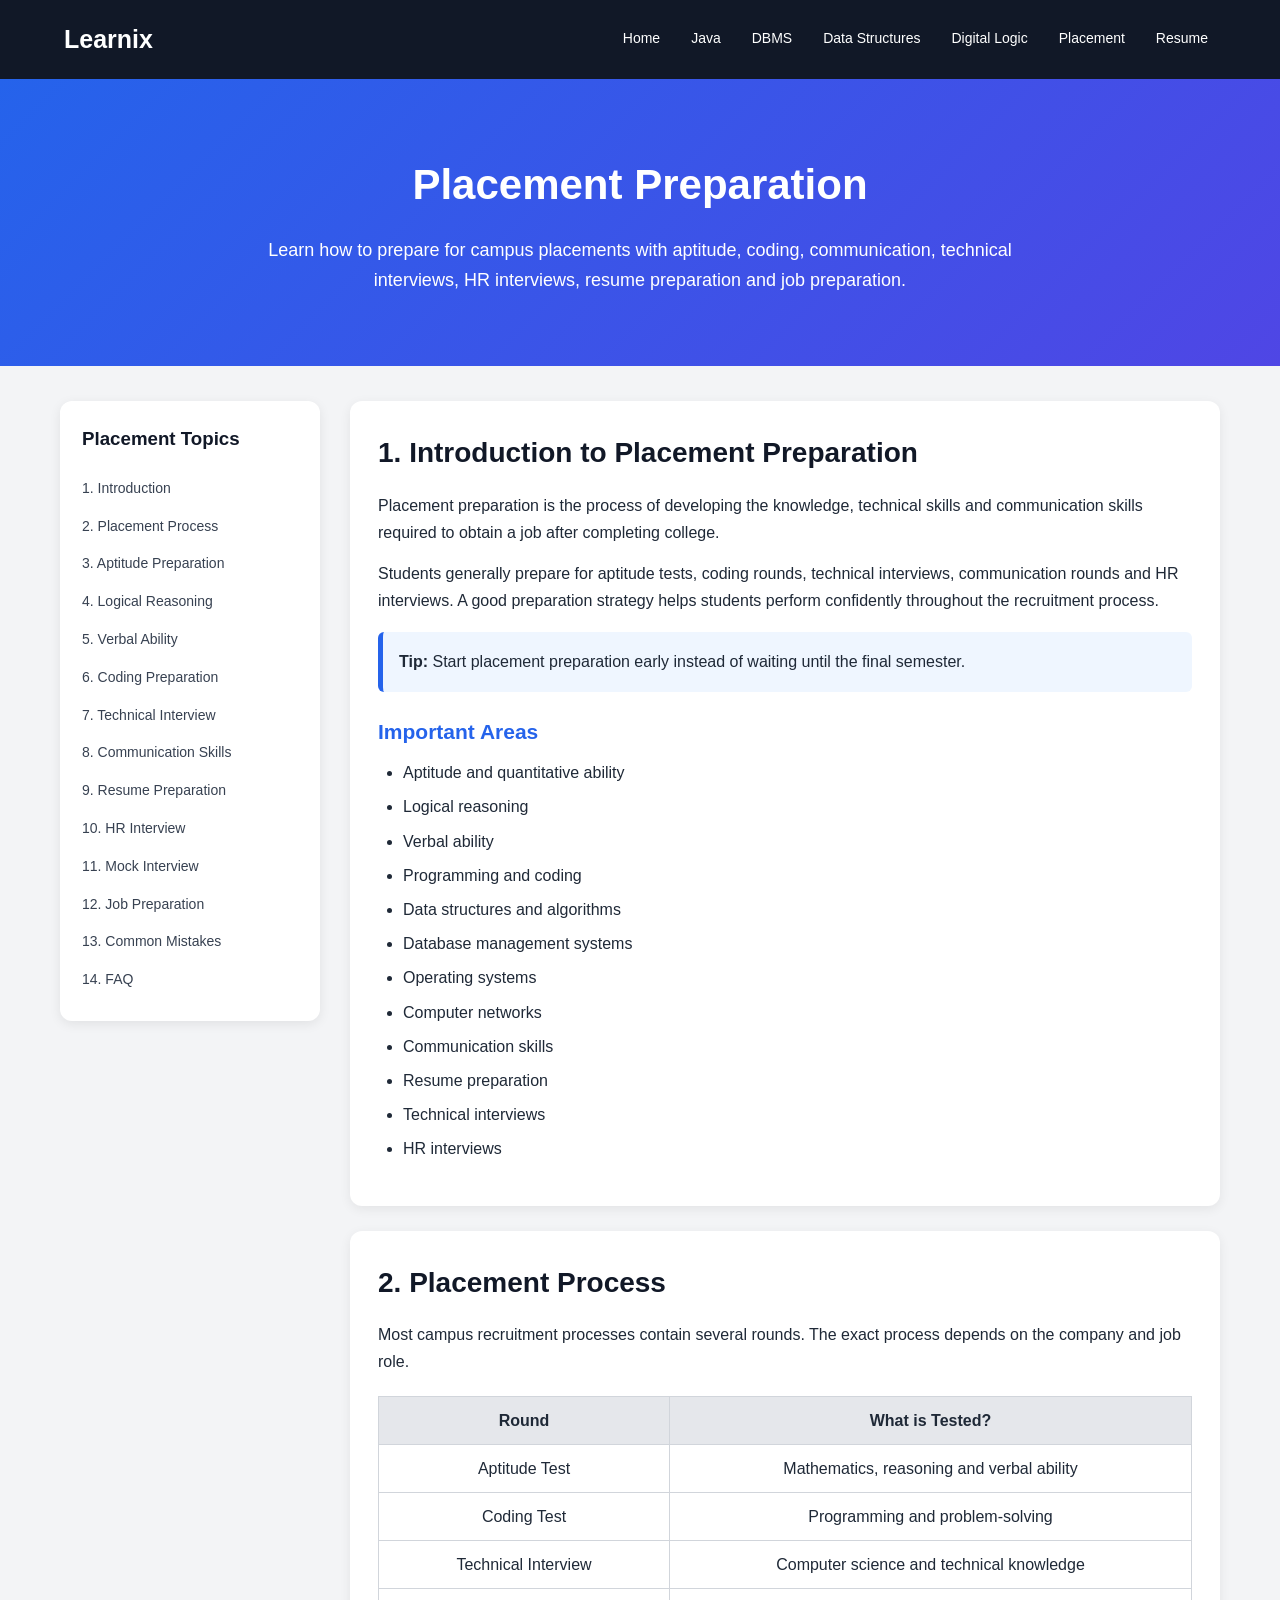
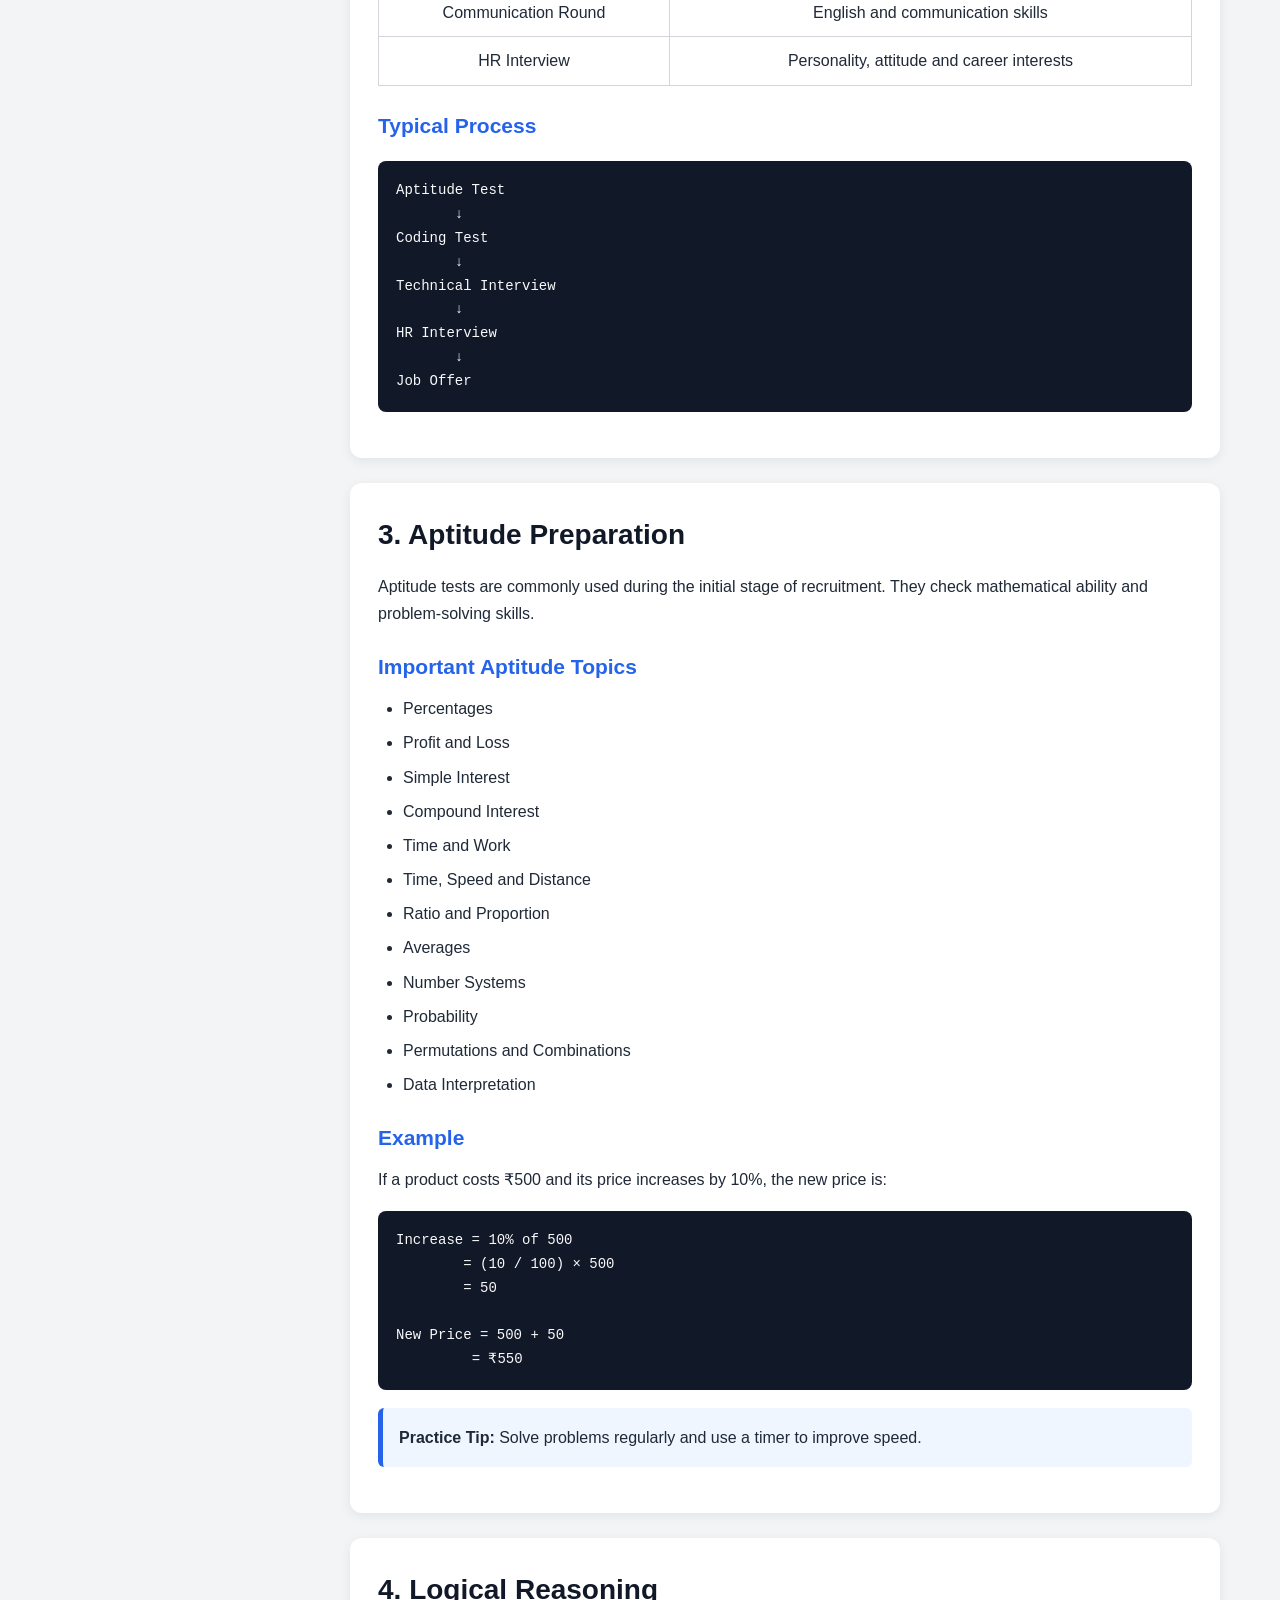
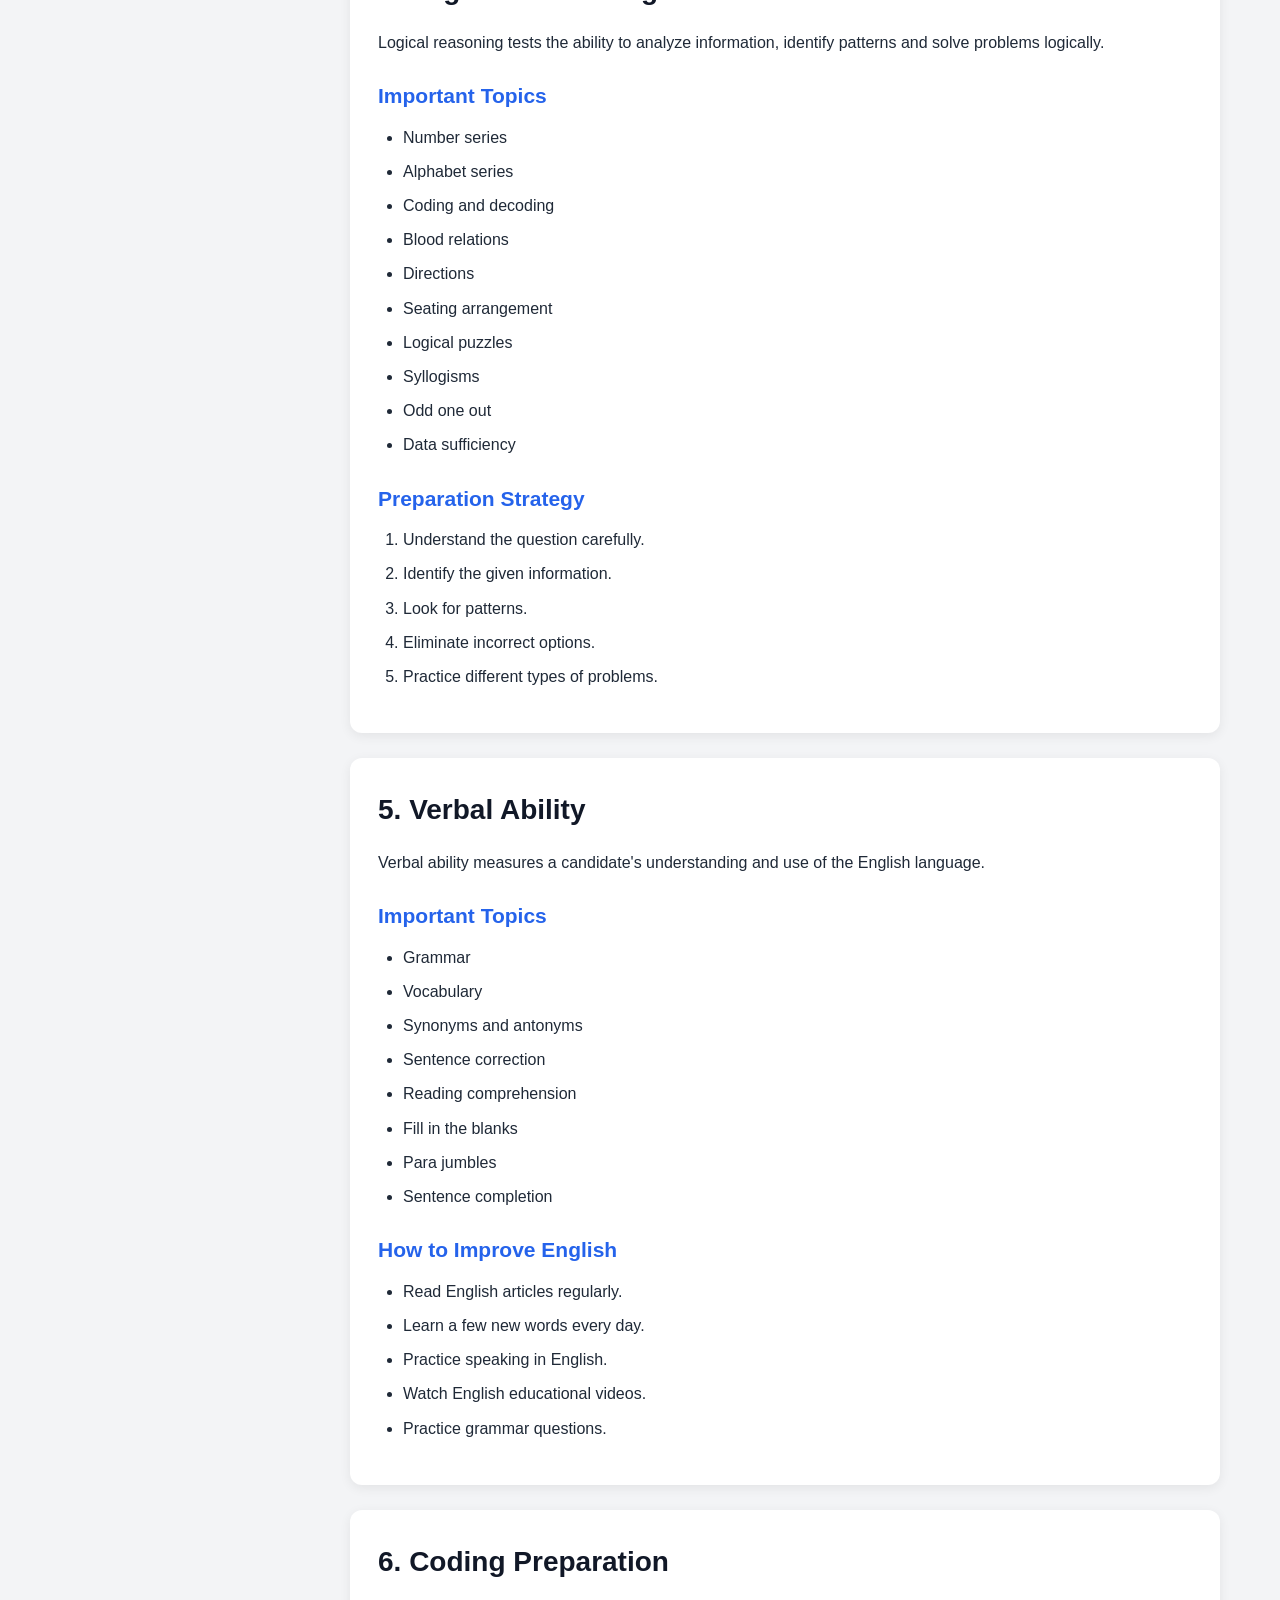
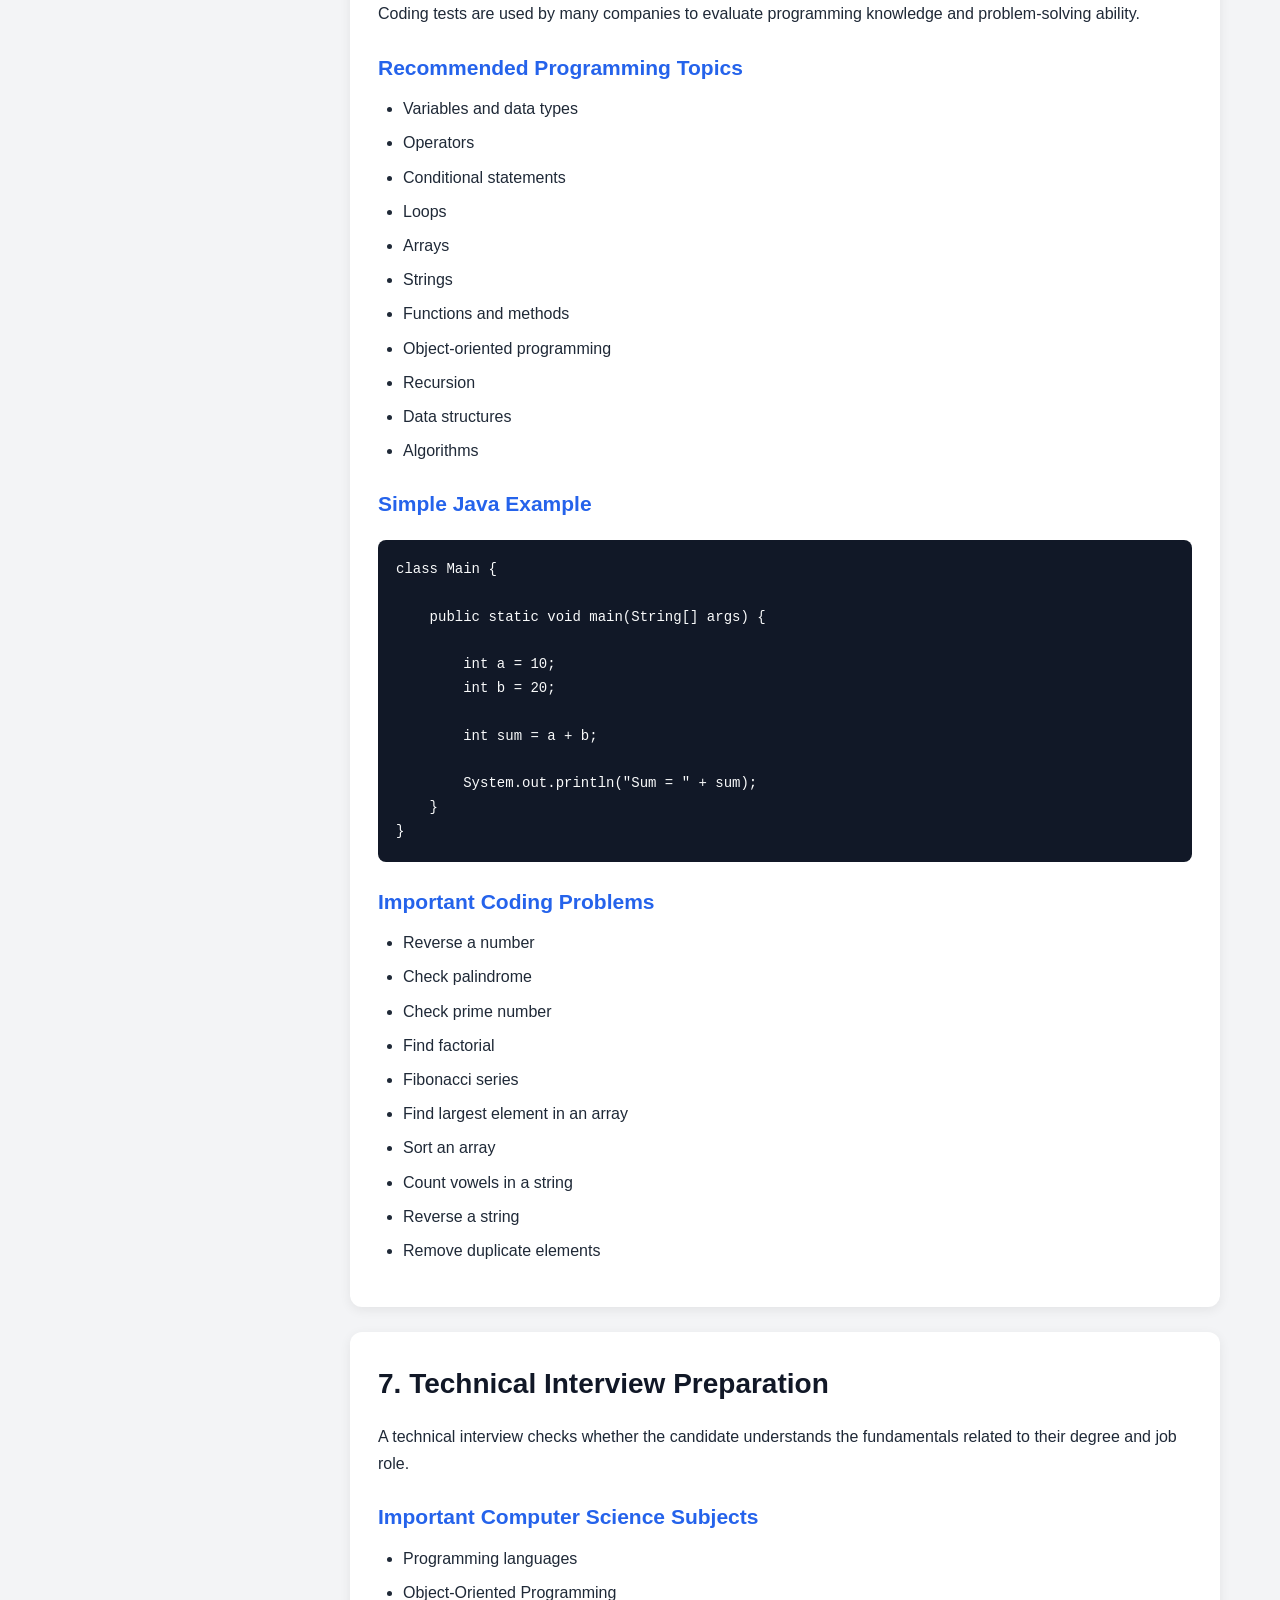
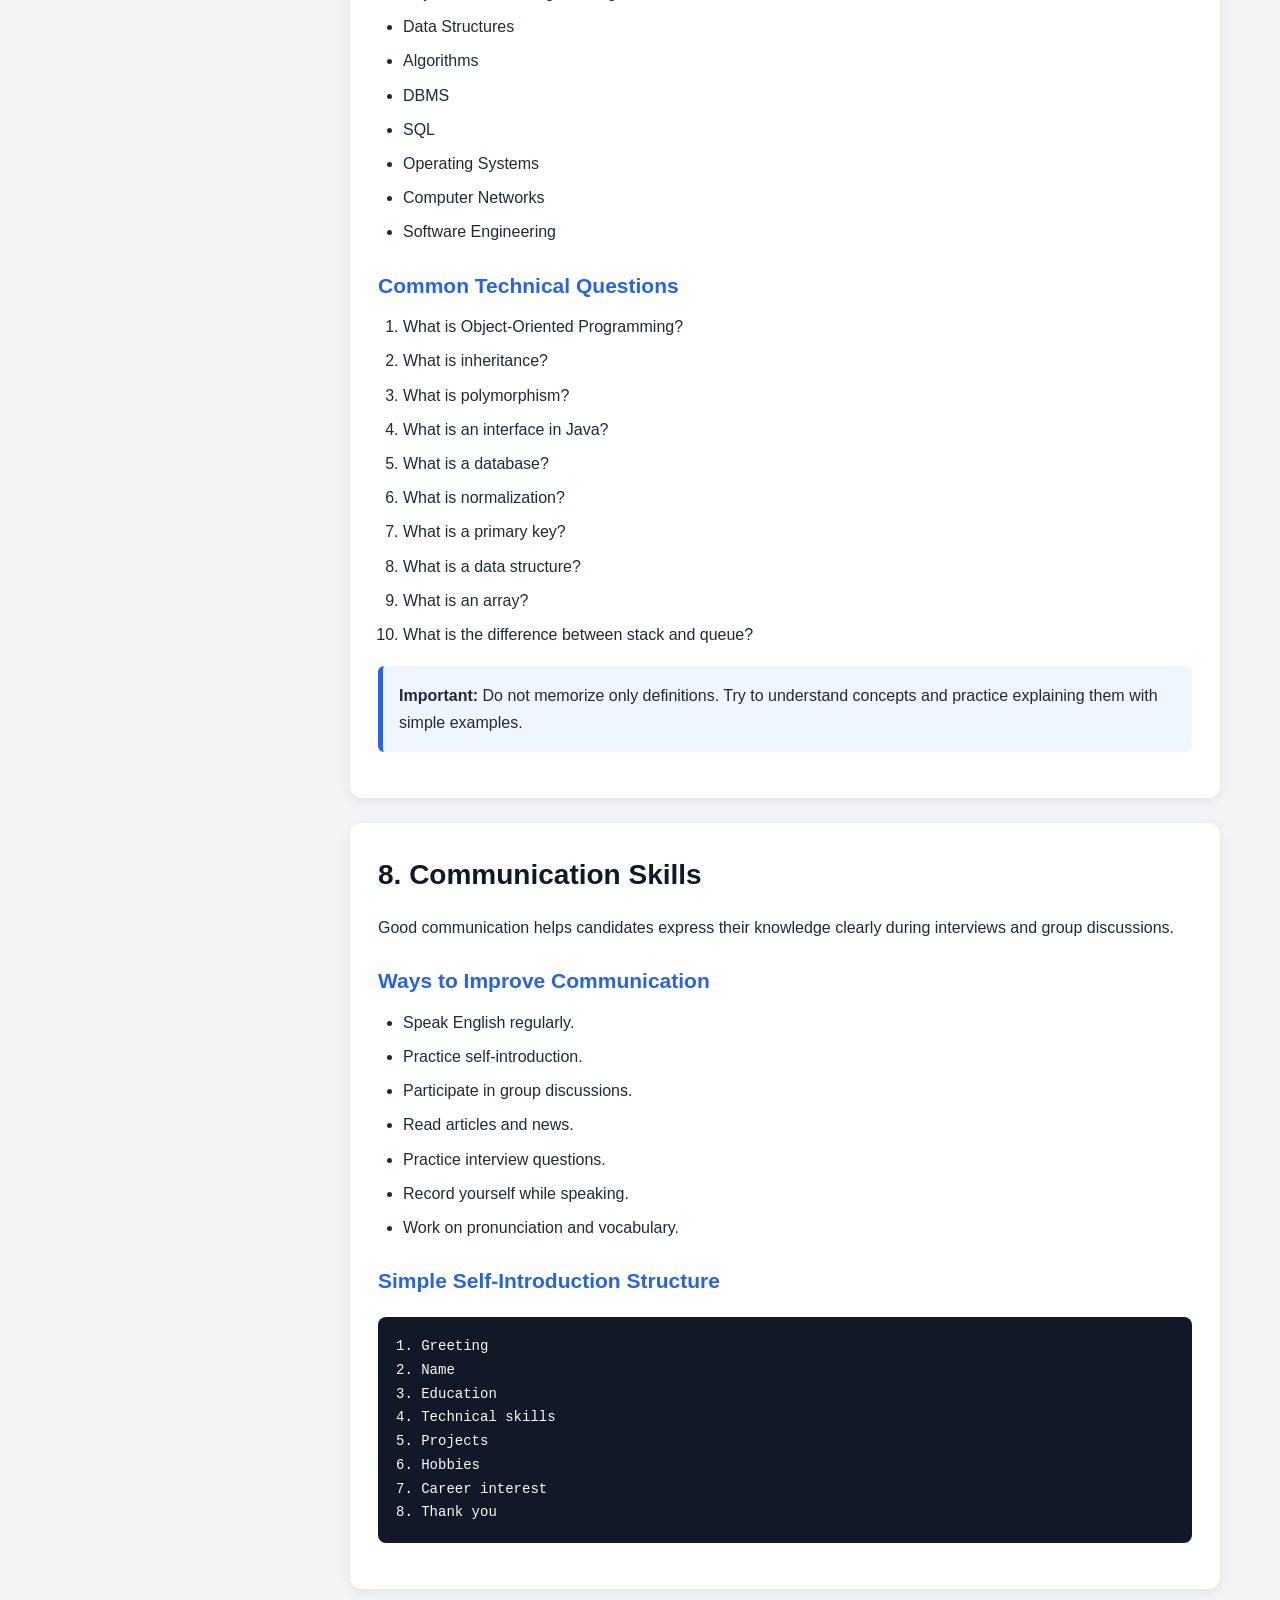
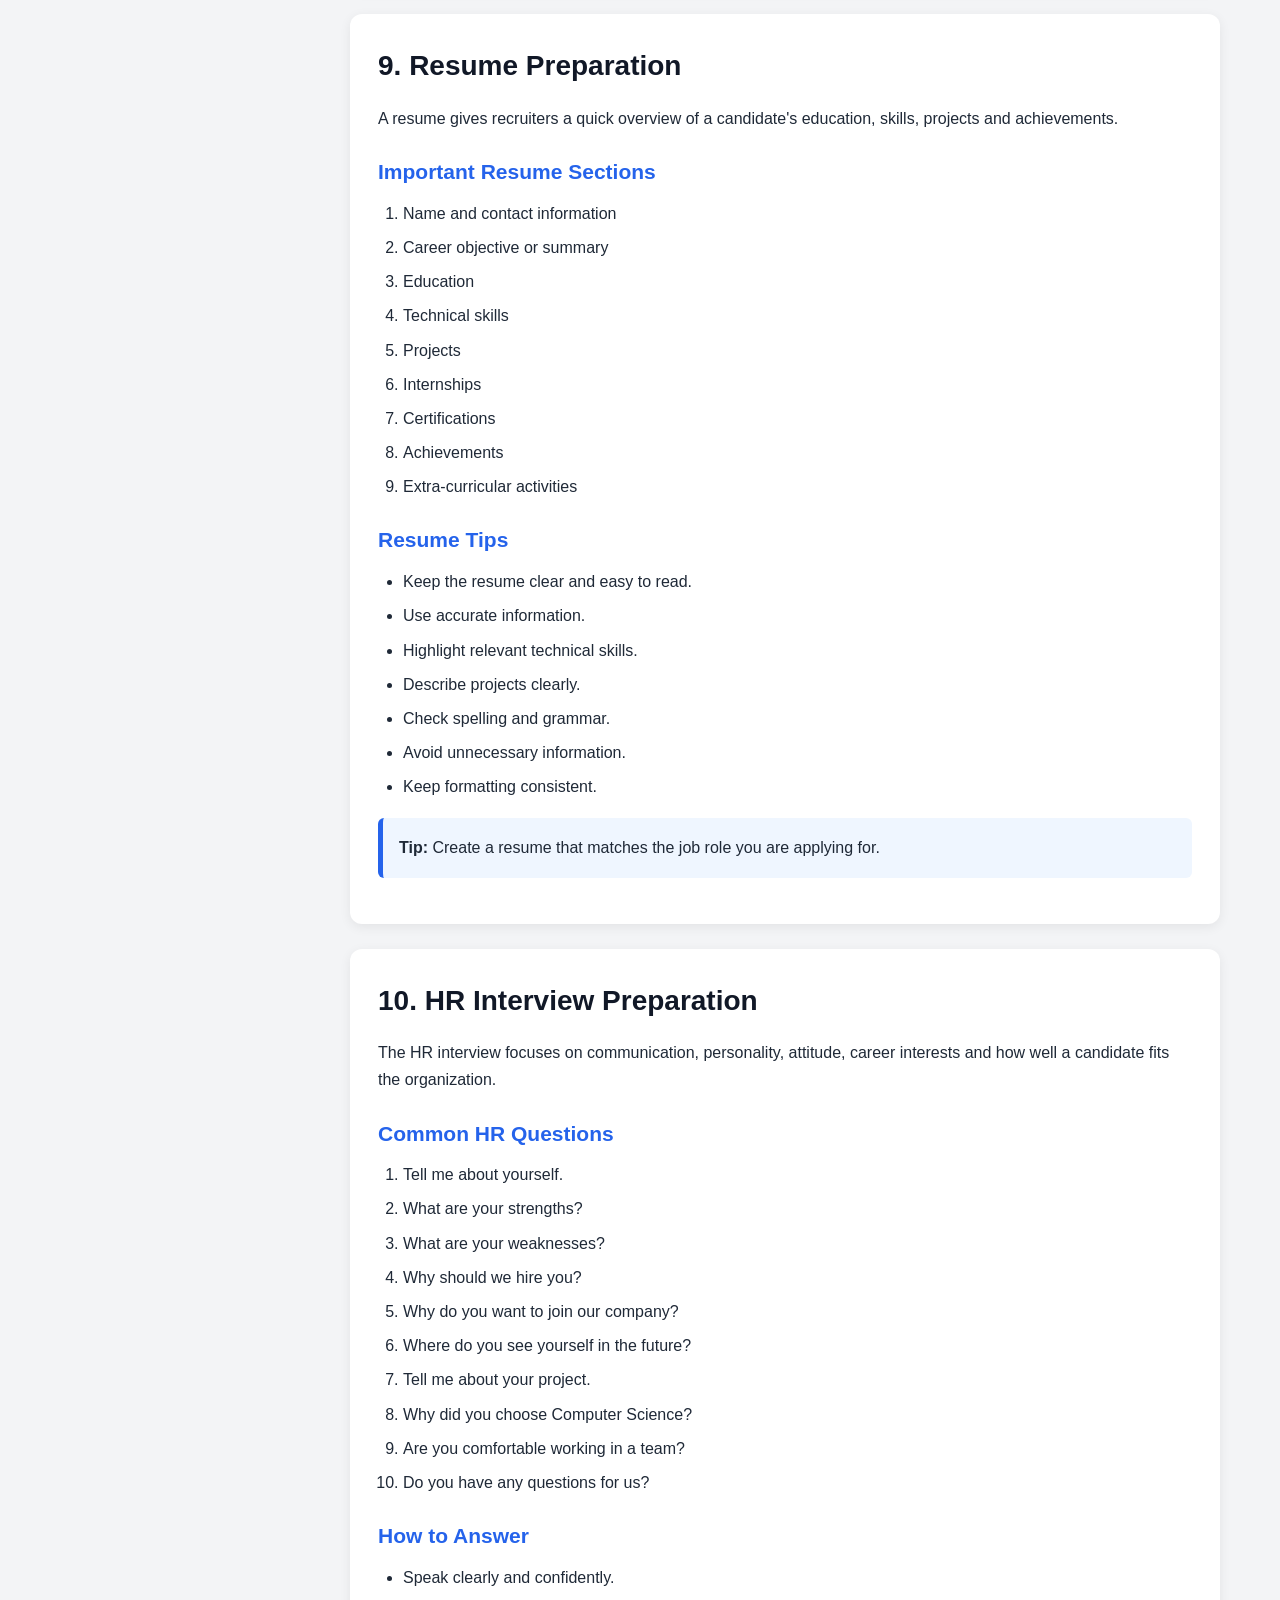
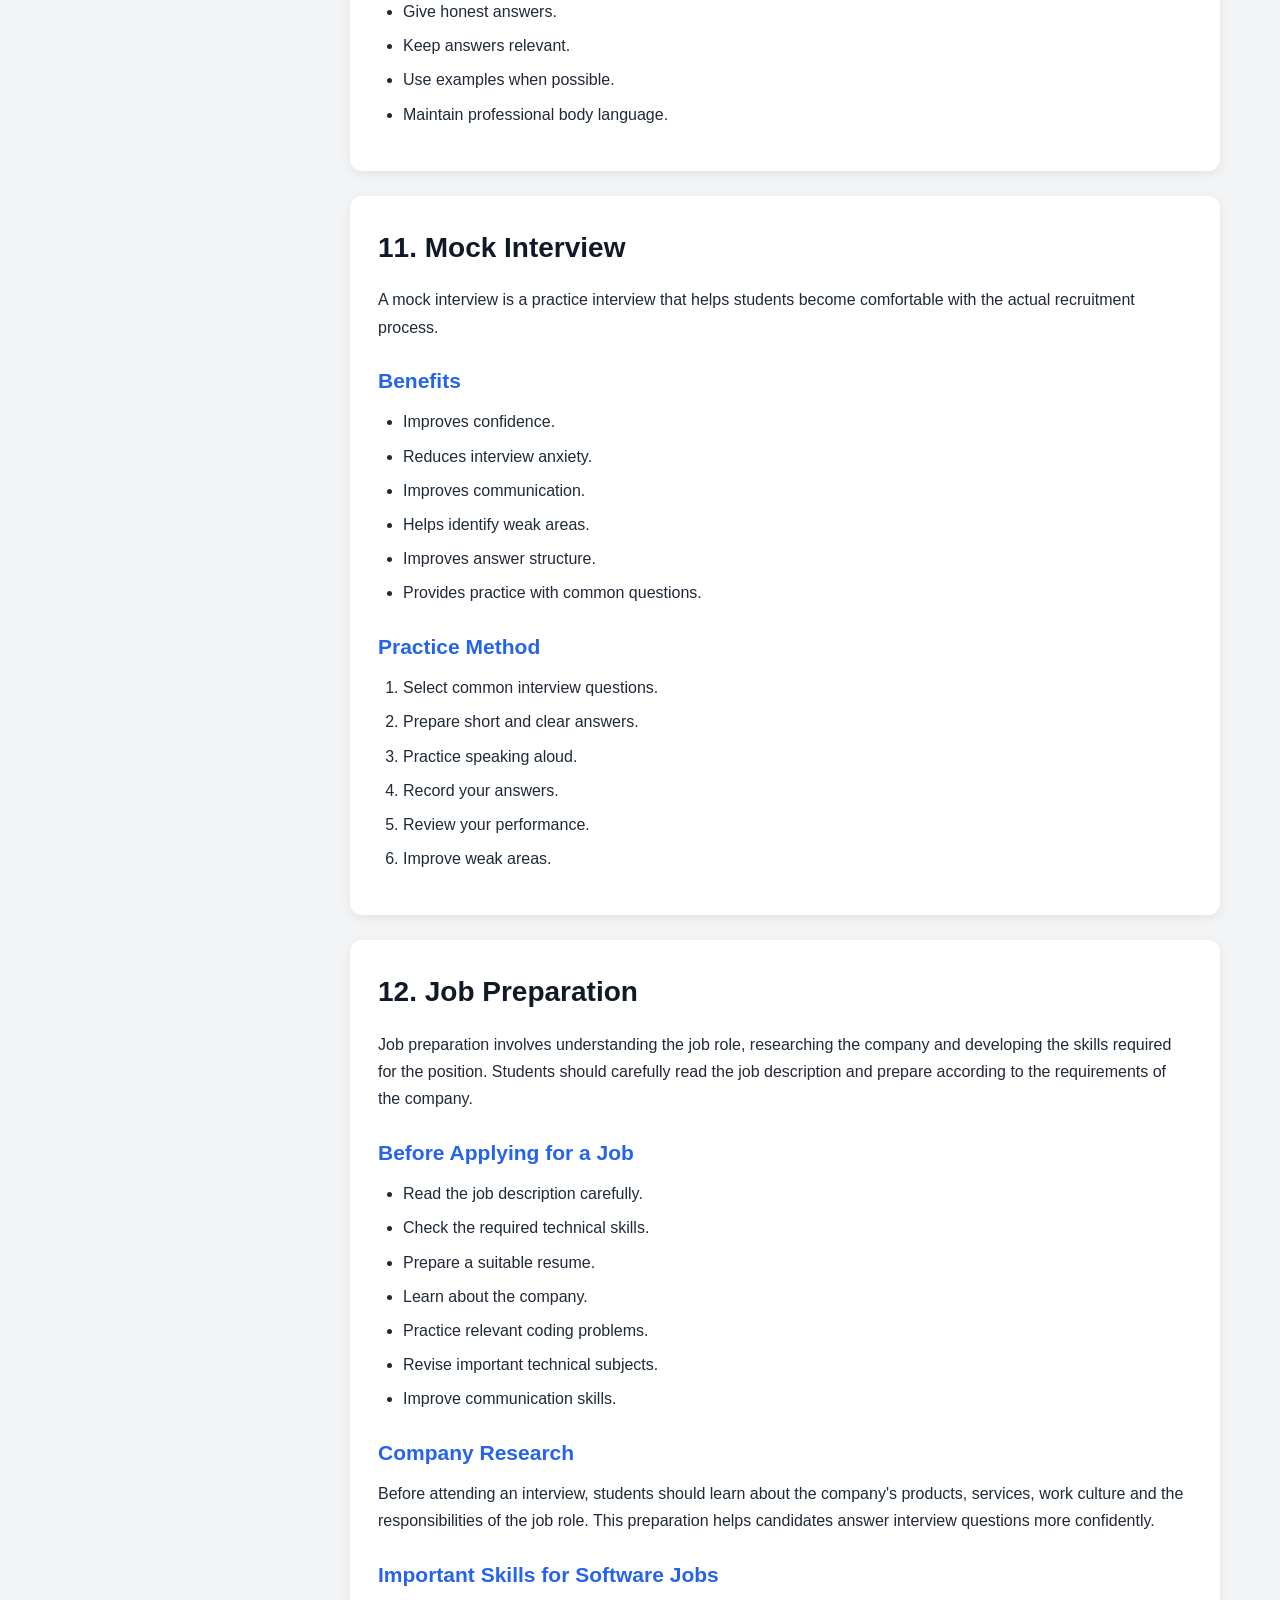
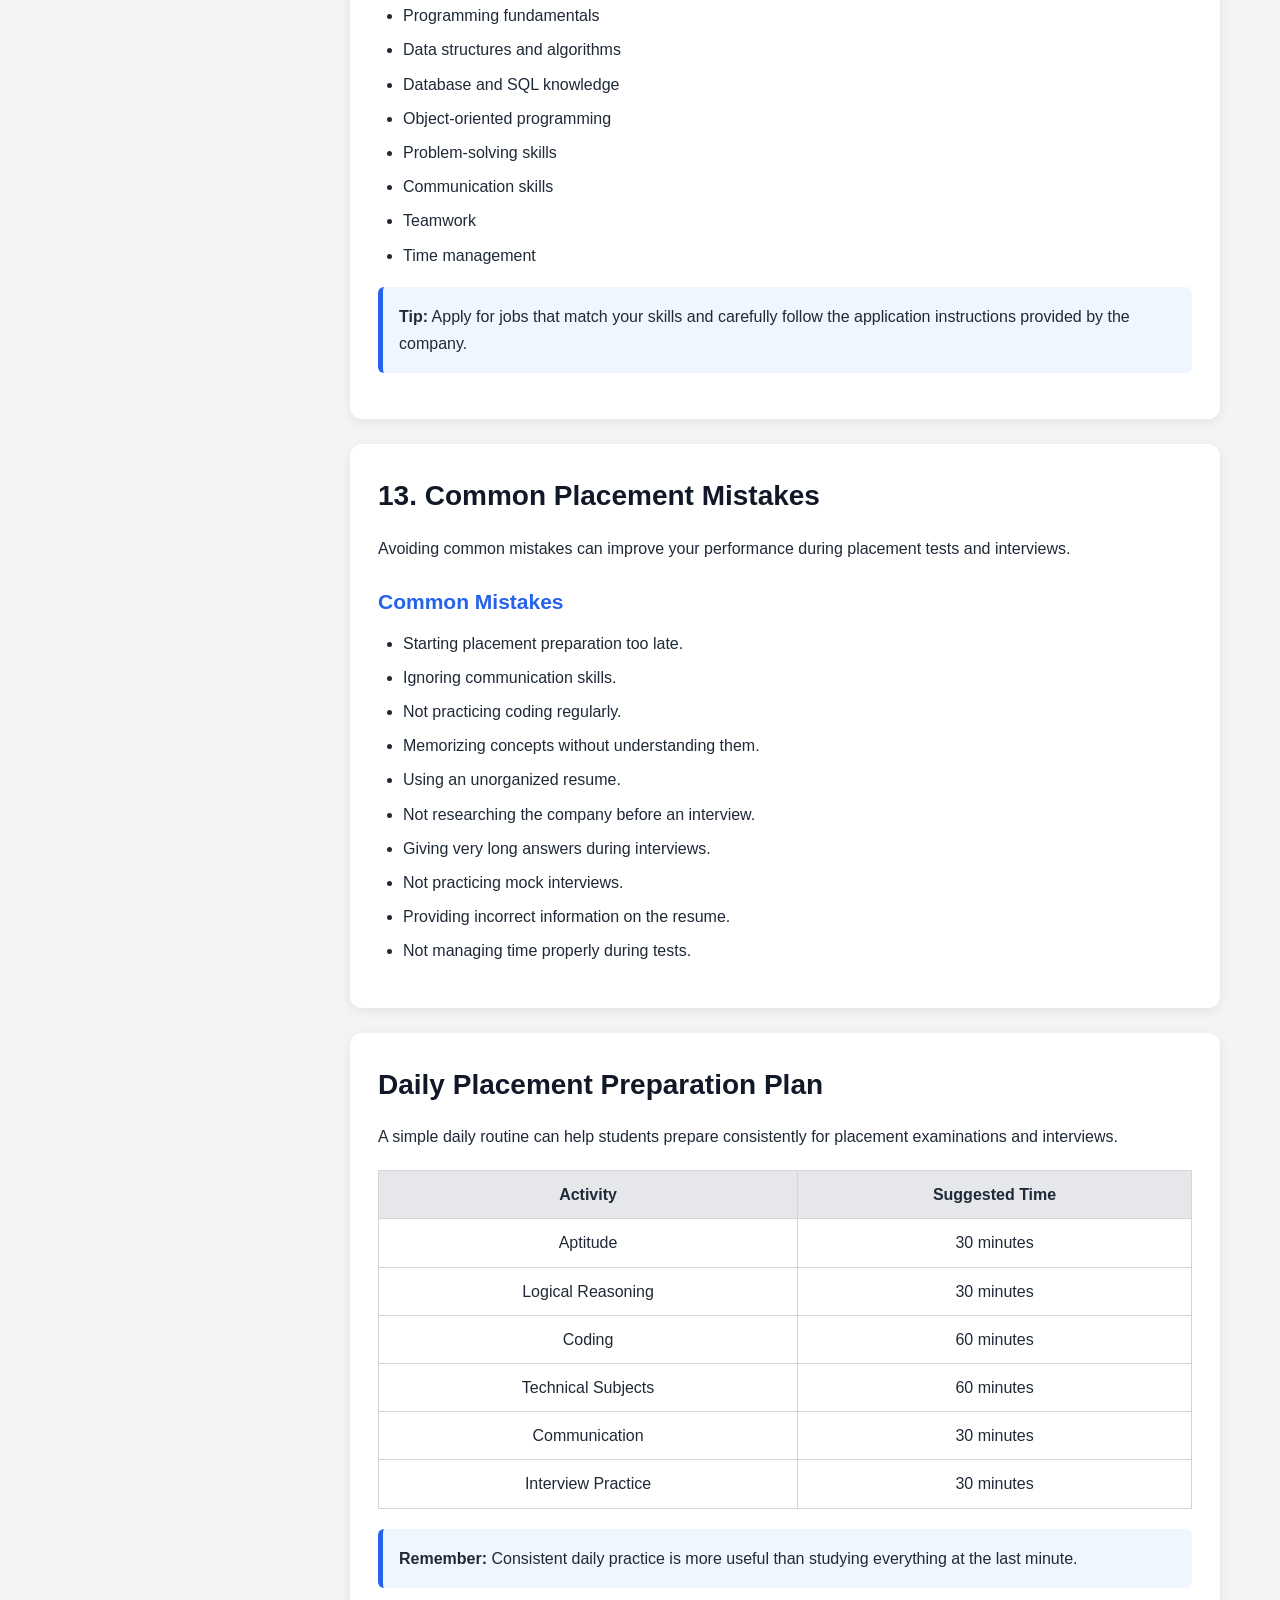
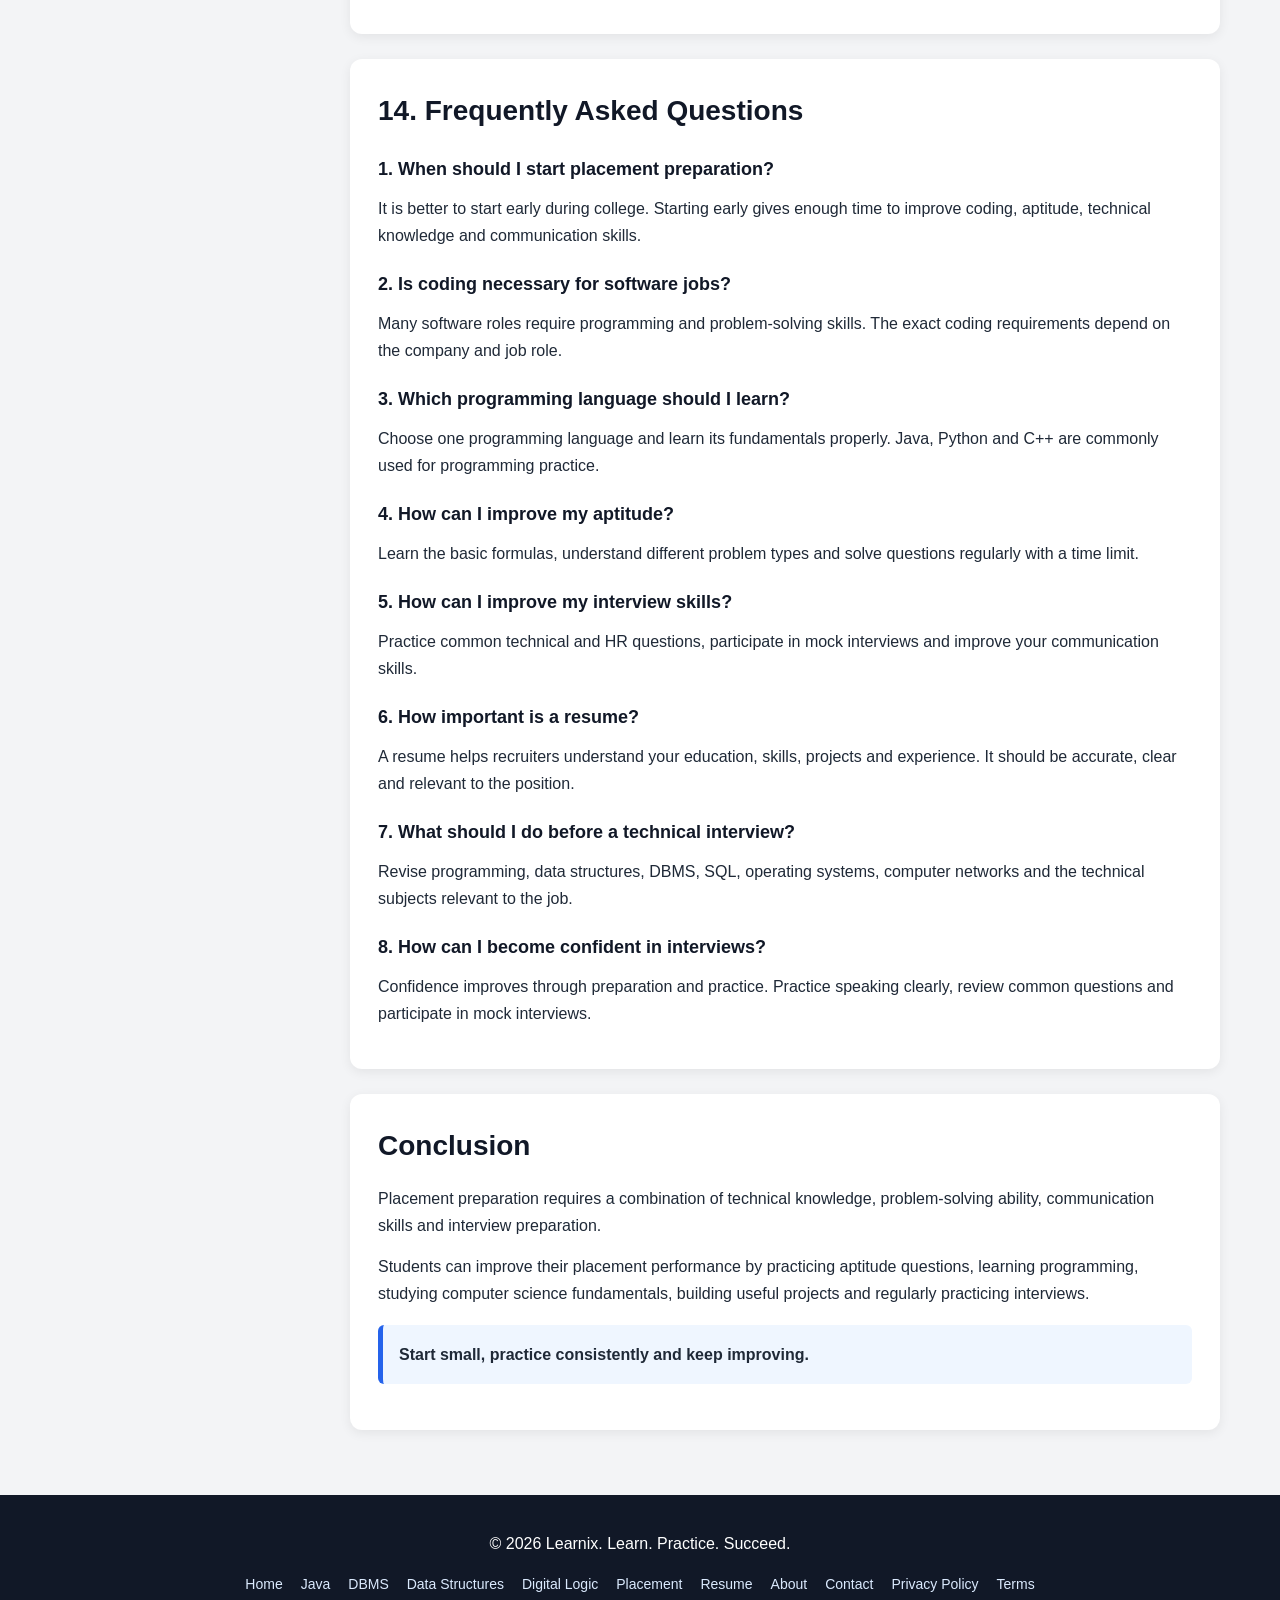
<file: placement.html>
<!DOCTYPE html>
<html lang="en">
<head>
  <meta charset="UTF-8">

  <meta name="viewport" content="width=device-width, initial-scale=1.0">

  <title>Placement Preparation: Complete Guide | Learnix</title>

  <meta
    name="description"
    content="Learn placement preparation with simple guides for aptitude, coding, communication, interviews, resumes and job preparation."
  >

  <meta
    name="keywords"
    content="placement preparation, aptitude, coding interview, technical interview, HR interview, resume preparation, job preparation"
  >

  <meta name="author" content="Learnix">

  <style>
    * {
      box-sizing: border-box;
      margin: 0;
      padding: 0;
    }

    body {
      font-family: Arial, Helvetica, sans-serif;
      background: #f3f4f6;
      color: #1f2937;
      line-height: 1.7;
    }

    header {
      background: #111827;
      color: white;
      padding: 18px 5%;
      position: sticky;
      top: 0;
      z-index: 1000;
    }

    .nav-container {
      max-width: 1200px;
      margin: auto;
      display: flex;
      justify-content: space-between;
      align-items: center;
      gap: 20px;
    }

    .logo {
      font-size: 25px;
      font-weight: bold;
      color: white;
      text-decoration: none;
    }

    nav {
      display: flex;
      flex-wrap: wrap;
      gap: 15px;
    }

    nav a {
      color: white;
      text-decoration: none;
      font-size: 14px;
      padding: 6px 8px;
      border-radius: 5px;
    }

    nav a:hover {
      background: #374151;
    }

    .hero {
      background: linear-gradient(135deg, #2563eb, #4f46e5);
      color: white;
      text-align: center;
      padding: 70px 20px;
    }

    .hero h1 {
      font-size: 42px;
      margin-bottom: 15px;
    }

    .hero p {
      max-width: 800px;
      margin: auto;
      font-size: 18px;
    }

    .page-container {
      max-width: 1200px;
      margin: 35px auto;
      padding: 0 20px;
      display: grid;
      grid-template-columns: 260px 1fr;
      gap: 30px;
    }

    .sidebar {
      background: white;
      padding: 22px;
      border-radius: 12px;
      height: fit-content;
      position: sticky;
      top: 90px;
      box-shadow: 0 3px 12px rgba(0, 0, 0, 0.08);
    }

    .sidebar h3 {
      margin-bottom: 15px;
      color: #111827;
    }

    .sidebar a {
      display: block;
      color: #374151;
      text-decoration: none;
      padding: 7px 0;
      font-size: 14px;
    }

    .sidebar a:hover {
      color: #2563eb;
    }

    .content-section {
      background: white;
      padding: 28px;
      margin-bottom: 25px;
      border-radius: 12px;
      box-shadow: 0 3px 12px rgba(0, 0, 0, 0.07);
    }

    .content-section h2 {
      color: #111827;
      margin-bottom: 15px;
      font-size: 28px;
    }

    .content-section h3 {
      color: #2563eb;
      margin-top: 22px;
      margin-bottom: 10px;
      font-size: 21px;
    }

    .content-section p {
      margin-bottom: 14px;
    }

    .content-section ul,
    .content-section ol {
      margin-left: 25px;
      margin-bottom: 15px;
    }

    .content-section li {
      margin-bottom: 7px;
    }

    .info-box {
      background: #eff6ff;
      border-left: 5px solid #2563eb;
      padding: 16px;
      margin: 18px 0;
      border-radius: 6px;
    }

    .code-box {
      background: #111827;
      color: #f9fafb;
      padding: 18px;
      border-radius: 8px;
      margin: 18px 0;
      overflow-x: auto;
      white-space: pre-wrap;
      font-family: "Courier New", monospace;
      font-size: 14px;
    }

    table {
      width: 100%;
      border-collapse: collapse;
      margin: 20px 0;
      background: white;
    }

    th,
    td {
      border: 1px solid #d1d5db;
      padding: 10px;
      text-align: center;
    }

    th {
      background: #e5e7eb;
      font-weight: bold;
    }

    .faq {
      margin-top: 15px;
    }

    .faq h3 {
      color: #111827;
      font-size: 18px;
      margin-top: 20px;
    }

    footer {
      background: #111827;
      color: white;
      padding: 35px 20px;
      margin-top: 40px;
      text-align: center;
    }

    .footer-links {
      margin: 15px 0;
      display: flex;
      justify-content: center;
      flex-wrap: wrap;
      gap: 18px;
    }

    .footer-links a {
      color: #dbeafe;
      text-decoration: none;
      font-size: 14px;
    }

    .footer-links a:hover {
      color: white;
      text-decoration: underline;
    }

    @media (max-width: 800px) {
      .nav-container {
        flex-direction: column;
      }

      nav {
        justify-content: center;
      }

      .hero h1 {
        font-size: 32px;
      }

      .page-container {
        grid-template-columns: 1fr;
      }

      .sidebar {
        position: static;
      }

      .content-section {
        padding: 20px;
      }

      table {
        display: block;
        overflow-x: auto;
        white-space: nowrap;
      }
    }
  </style>
</head>

<body>

  <!-- HEADER -->
  <header>
    <div class="nav-container">

      <a href="index.html" class="logo">Learnix</a>

      <nav>
        <a href="index.html">Home</a>
        <a href="java.html">Java</a>
        <a href="dbms.html">DBMS</a>
        <a href="data-structures.html">Data Structures</a>
        <a href="digital-logic.html">Digital Logic</a>
        <a href="placement.html">Placement</a>
        <a href="resume.html">Resume</a>
      </nav>

    </div>
  </header>


  <!-- HERO -->
  <section class="hero">

    <h1>Placement Preparation</h1>

    <p>
      Learn how to prepare for campus placements with aptitude,
      coding, communication, technical interviews, HR interviews,
      resume preparation and job preparation.
    </p>

  </section>


  <!-- MAIN PAGE -->
  <div class="page-container">

    <!-- SIDEBAR -->
    <aside class="sidebar">

      <h3>Placement Topics</h3>

      <a href="#introduction">1. Introduction</a>
      <a href="#placement-process">2. Placement Process</a>
      <a href="#aptitude">3. Aptitude Preparation</a>
      <a href="#reasoning">4. Logical Reasoning</a>
      <a href="#verbal">5. Verbal Ability</a>
      <a href="#coding">6. Coding Preparation</a>
      <a href="#technical">7. Technical Interview</a>
      <a href="#communication">8. Communication Skills</a>
      <a href="#resume">9. Resume Preparation</a>
      <a href="#hr-interview">10. HR Interview</a>
      <a href="#mock-interview">11. Mock Interview</a>
      <a href="#job-preparation">12. Job Preparation</a>
      <a href="#common-mistakes">13. Common Mistakes</a>
      <a href="#faq">14. FAQ</a>

    </aside>


    <!-- CONTENT -->
    <main>


      <!-- INTRODUCTION -->
      <section class="content-section" id="introduction">

        <h2>1. Introduction to Placement Preparation</h2>

        <p>
          Placement preparation is the process of developing the
          knowledge, technical skills and communication skills required
          to obtain a job after completing college.
        </p>

        <p>
          Students generally prepare for aptitude tests, coding rounds,
          technical interviews, communication rounds and HR interviews.
          A good preparation strategy helps students perform confidently
          throughout the recruitment process.
        </p>

        <div class="info-box">
          <strong>Tip:</strong>
          Start placement preparation early instead of waiting until
          the final semester.
        </div>

        <h3>Important Areas</h3>

        <ul>
          <li>Aptitude and quantitative ability</li>
          <li>Logical reasoning</li>
          <li>Verbal ability</li>
          <li>Programming and coding</li>
          <li>Data structures and algorithms</li>
          <li>Database management systems</li>
          <li>Operating systems</li>
          <li>Computer networks</li>
          <li>Communication skills</li>
          <li>Resume preparation</li>
          <li>Technical interviews</li>
          <li>HR interviews</li>
        </ul>

      </section>


      <!-- PLACEMENT PROCESS -->
      <section class="content-section" id="placement-process">

        <h2>2. Placement Process</h2>

        <p>
          Most campus recruitment processes contain several rounds.
          The exact process depends on the company and job role.
        </p>

        <table>

          <tr>
            <th>Round</th>
            <th>What is Tested?</th>
          </tr>

          <tr>
            <td>Aptitude Test</td>
            <td>Mathematics, reasoning and verbal ability</td>
          </tr>

          <tr>
            <td>Coding Test</td>
            <td>Programming and problem-solving</td>
          </tr>

          <tr>
            <td>Technical Interview</td>
            <td>Computer science and technical knowledge</td>
          </tr>

          <tr>
            <td>Communication Round</td>
            <td>English and communication skills</td>
          </tr>

          <tr>
            <td>HR Interview</td>
            <td>Personality, attitude and career interests</td>
          </tr>

        </table>

        <h3>Typical Process</h3>

        <div class="code-box">Aptitude Test
       ↓
Coding Test
       ↓
Technical Interview
       ↓
HR Interview
       ↓
Job Offer</div>

      </section>


      <!-- APTITUDE -->
      <section class="content-section" id="aptitude">

        <h2>3. Aptitude Preparation</h2>

        <p>
          Aptitude tests are commonly used during the initial stage of
          recruitment. They check mathematical ability and problem-solving
          skills.
        </p>

        <h3>Important Aptitude Topics</h3>

        <ul>
          <li>Percentages</li>
          <li>Profit and Loss</li>
          <li>Simple Interest</li>
          <li>Compound Interest</li>
          <li>Time and Work</li>
          <li>Time, Speed and Distance</li>
          <li>Ratio and Proportion</li>
          <li>Averages</li>
          <li>Number Systems</li>
          <li>Probability</li>
          <li>Permutations and Combinations</li>
          <li>Data Interpretation</li>
        </ul>

        <h3>Example</h3>

        <p>
          If a product costs ₹500 and its price increases by 10%, the
          new price is:
        </p>

        <div class="code-box">Increase = 10% of 500
        = (10 / 100) × 500
        = 50

New Price = 500 + 50
         = ₹550</div>

        <div class="info-box">
          <strong>Practice Tip:</strong>
          Solve problems regularly and use a timer to improve speed.
        </div>

      </section>


      <!-- REASONING -->
      <section class="content-section" id="reasoning">

        <h2>4. Logical Reasoning</h2>

        <p>
          Logical reasoning tests the ability to analyze information,
          identify patterns and solve problems logically.
        </p>

        <h3>Important Topics</h3>

        <ul>
          <li>Number series</li>
          <li>Alphabet series</li>
          <li>Coding and decoding</li>
          <li>Blood relations</li>
          <li>Directions</li>
          <li>Seating arrangement</li>
          <li>Logical puzzles</li>
          <li>Syllogisms</li>
          <li>Odd one out</li>
          <li>Data sufficiency</li>
        </ul>

        <h3>Preparation Strategy</h3>

        <ol>
          <li>Understand the question carefully.</li>
          <li>Identify the given information.</li>
          <li>Look for patterns.</li>
          <li>Eliminate incorrect options.</li>
          <li>Practice different types of problems.</li>
        </ol>

      </section>


      <!-- VERBAL -->
      <section class="content-section" id="verbal">

        <h2>5. Verbal Ability</h2>

        <p>
          Verbal ability measures a candidate's understanding and use
          of the English language.
        </p>

        <h3>Important Topics</h3>

        <ul>
          <li>Grammar</li>
          <li>Vocabulary</li>
          <li>Synonyms and antonyms</li>
          <li>Sentence correction</li>
          <li>Reading comprehension</li>
          <li>Fill in the blanks</li>
          <li>Para jumbles</li>
          <li>Sentence completion</li>
        </ul>

        <h3>How to Improve English</h3>

        <ul>
          <li>Read English articles regularly.</li>
          <li>Learn a few new words every day.</li>
          <li>Practice speaking in English.</li>
          <li>Watch English educational videos.</li>
          <li>Practice grammar questions.</li>
        </ul>

      </section>


      <!-- CODING -->
      <section class="content-section" id="coding">

        <h2>6. Coding Preparation</h2>

        <p>
          Coding tests are used by many companies to evaluate
          programming knowledge and problem-solving ability.
        </p>

        <h3>Recommended Programming Topics</h3>

        <ul>
          <li>Variables and data types</li>
          <li>Operators</li>
          <li>Conditional statements</li>
          <li>Loops</li>
          <li>Arrays</li>
          <li>Strings</li>
          <li>Functions and methods</li>
          <li>Object-oriented programming</li>
          <li>Recursion</li>
          <li>Data structures</li>
          <li>Algorithms</li>
        </ul>

        <h3>Simple Java Example</h3>

        <div class="code-box">class Main {

    public static void main(String[] args) {

        int a = 10;
        int b = 20;

        int sum = a + b;

        System.out.println("Sum = " + sum);
    }
}</div>

        <h3>Important Coding Problems</h3>

        <ul>
          <li>Reverse a number</li>
          <li>Check palindrome</li>
          <li>Check prime number</li>
          <li>Find factorial</li>
          <li>Fibonacci series</li>
          <li>Find largest element in an array</li>
          <li>Sort an array</li>
          <li>Count vowels in a string</li>
          <li>Reverse a string</li>
          <li>Remove duplicate elements</li>
        </ul>

      </section>


      <!-- TECHNICAL -->
      <section class="content-section" id="technical">

        <h2>7. Technical Interview Preparation</h2>

        <p>
          A technical interview checks whether the candidate understands
          the fundamentals related to their degree and job role.
        </p>

        <h3>Important Computer Science Subjects</h3>

        <ul>
          <li>Programming languages</li>
          <li>Object-Oriented Programming</li>
          <li>Data Structures</li>
          <li>Algorithms</li>
          <li>DBMS</li>
          <li>SQL</li>
          <li>Operating Systems</li>
          <li>Computer Networks</li>
          <li>Software Engineering</li>
        </ul>

        <h3>Common Technical Questions</h3>

        <ol>
          <li>What is Object-Oriented Programming?</li>
          <li>What is inheritance?</li>
          <li>What is polymorphism?</li>
          <li>What is an interface in Java?</li>
          <li>What is a database?</li>
          <li>What is normalization?</li>
          <li>What is a primary key?</li>
          <li>What is a data structure?</li>
          <li>What is an array?</li>
          <li>What is the difference between stack and queue?</li>
        </ol>

        <div class="info-box">
          <strong>Important:</strong>
          Do not memorize only definitions. Try to understand concepts
          and practice explaining them with simple examples.
        </div>

      </section>


      <!-- COMMUNICATION -->
      <section class="content-section" id="communication">

        <h2>8. Communication Skills</h2>

        <p>
          Good communication helps candidates express their knowledge
          clearly during interviews and group discussions.
        </p>

        <h3>Ways to Improve Communication</h3>

        <ul>
          <li>Speak English regularly.</li>
          <li>Practice self-introduction.</li>
          <li>Participate in group discussions.</li>
          <li>Read articles and news.</li>
          <li>Practice interview questions.</li>
          <li>Record yourself while speaking.</li>
          <li>Work on pronunciation and vocabulary.</li>
        </ul>

        <h3>Simple Self-Introduction Structure</h3>

        <div class="code-box">1. Greeting
2. Name
3. Education
4. Technical skills
5. Projects
6. Hobbies
7. Career interest
8. Thank you</div>

      </section>


      <!-- RESUME -->
      <section class="content-section" id="resume">

        <h2>9. Resume Preparation</h2>

        <p>
          A resume gives recruiters a quick overview of a candidate's
          education, skills, projects and achievements.
        </p>

        <h3>Important Resume Sections</h3>

        <ol>
          <li>Name and contact information</li>
          <li>Career objective or summary</li>
          <li>Education</li>
          <li>Technical skills</li>
          <li>Projects</li>
          <li>Internships</li>
          <li>Certifications</li>
          <li>Achievements</li>
          <li>Extra-curricular activities</li>
        </ol>

        <h3>Resume Tips</h3>

        <ul>
          <li>Keep the resume clear and easy to read.</li>
          <li>Use accurate information.</li>
          <li>Highlight relevant technical skills.</li>
          <li>Describe projects clearly.</li>
          <li>Check spelling and grammar.</li>
          <li>Avoid unnecessary information.</li>
          <li>Keep formatting consistent.</li>
        </ul>

        <div class="info-box">
          <strong>Tip:</strong>
          Create a resume that matches the job role you are applying for.
        </div>

      </section>


      <!-- HR INTERVIEW -->
      <section class="content-section" id="hr-interview">

        <h2>10. HR Interview Preparation</h2>

        <p>
          The HR interview focuses on communication, personality,
          attitude, career interests and how well a candidate fits
          the organization.
        </p>

        <h3>Common HR Questions</h3>

        <ol>
          <li>Tell me about yourself.</li>
          <li>What are your strengths?</li>
          <li>What are your weaknesses?</li>
          <li>Why should we hire you?</li>
          <li>Why do you want to join our company?</li>
          <li>Where do you see yourself in the future?</li>
          <li>Tell me about your project.</li>
          <li>Why did you choose Computer Science?</li>
          <li>Are you comfortable working in a team?</li>
          <li>Do you have any questions for us?</li>
        </ol>

        <h3>How to Answer</h3>

        <ul>
          <li>Speak clearly and confidently.</li>
          <li>Give honest answers.</li>
          <li>Keep answers relevant.</li>
          <li>Use examples when possible.</li>
          <li>Maintain professional body language.</li>
        </ul>

      </section>


      <!-- MOCK INTERVIEW -->
      <section class="content-section" id="mock-interview">

        <h2>11. Mock Interview</h2>

        <p>
          A mock interview is a practice interview that helps students
          become comfortable with the actual recruitment process.
        </p>

        <h3>Benefits</h3>

        <ul>
          <li>Improves confidence.</li>
          <li>Reduces interview anxiety.</li>
          <li>Improves communication.</li>
          <li>Helps identify weak areas.</li>
          <li>Improves answer structure.</li>
          <li>Provides practice with common questions.</li>
        </ul>

        <h3>Practice Method</h3>

        <ol>
          <li>Select common interview questions.</li>
          <li>Prepare short and clear answers.</li>
          <li>Practice speaking aloud.</li>
          <li>Record your answers.</li>
          <li>Review your performance.</li>
          <li>Improve weak areas.</li>
        </ol>

      </section>


      <!-- JOB PREPARATION -->
      <section class="content-section" id="job-preparation">

        <h2>12. Job Preparation</h2>

                <p>
          Job preparation involves understanding the job role, researching
          the company and developing the skills required for the position.
          Students should carefully read the job description and prepare
          according to the requirements of the company.
        </p>

        <h3>Before Applying for a Job</h3>

        <ul>
          <li>Read the job description carefully.</li>
          <li>Check the required technical skills.</li>
          <li>Prepare a suitable resume.</li>
          <li>Learn about the company.</li>
          <li>Practice relevant coding problems.</li>
          <li>Revise important technical subjects.</li>
          <li>Improve communication skills.</li>
        </ul>

        <h3>Company Research</h3>

        <p>
          Before attending an interview, students should learn about the
          company's products, services, work culture and the responsibilities
          of the job role. This preparation helps candidates answer interview
          questions more confidently.
        </p>

        <h3>Important Skills for Software Jobs</h3>

        <ul>
          <li>Programming fundamentals</li>
          <li>Data structures and algorithms</li>
          <li>Database and SQL knowledge</li>
          <li>Object-oriented programming</li>
          <li>Problem-solving skills</li>
          <li>Communication skills</li>
          <li>Teamwork</li>
          <li>Time management</li>
        </ul>

        <div class="info-box">
          <strong>Tip:</strong>
          Apply for jobs that match your skills and carefully follow the
          application instructions provided by the company.
        </div>

      </section>


      <!-- COMMON MISTAKES -->
      <section class="content-section" id="common-mistakes">

        <h2>13. Common Placement Mistakes</h2>

        <p>
          Avoiding common mistakes can improve your performance during
          placement tests and interviews.
        </p>

        <h3>Common Mistakes</h3>

        <ul>
          <li>Starting placement preparation too late.</li>
          <li>Ignoring communication skills.</li>
          <li>Not practicing coding regularly.</li>
          <li>Memorizing concepts without understanding them.</li>
          <li>Using an unorganized resume.</li>
          <li>Not researching the company before an interview.</li>
          <li>Giving very long answers during interviews.</li>
          <li>Not practicing mock interviews.</li>
          <li>Providing incorrect information on the resume.</li>
          <li>Not managing time properly during tests.</li>
        </ul>

      </section>


      <!-- DAILY STUDY PLAN -->
      <section class="content-section">

        <h2>Daily Placement Preparation Plan</h2>

        <p>
          A simple daily routine can help students prepare consistently
          for placement examinations and interviews.
        </p>

        <table>

          <tr>
            <th>Activity</th>
            <th>Suggested Time</th>
          </tr>

          <tr>
            <td>Aptitude</td>
            <td>30 minutes</td>
          </tr>

          <tr>
            <td>Logical Reasoning</td>
            <td>30 minutes</td>
          </tr>

          <tr>
            <td>Coding</td>
            <td>60 minutes</td>
          </tr>

          <tr>
            <td>Technical Subjects</td>
            <td>60 minutes</td>
          </tr>

          <tr>
            <td>Communication</td>
            <td>30 minutes</td>
          </tr>

          <tr>
            <td>Interview Practice</td>
            <td>30 minutes</td>
          </tr>

        </table>

        <div class="info-box">

          <strong>Remember:</strong>
          Consistent daily practice is more useful than studying
          everything at the last minute.

        </div>

      </section>


      <!-- FAQ -->
      <section class="content-section" id="faq">

        <h2>14. Frequently Asked Questions</h2>

        <div class="faq">

          <h3>1. When should I start placement preparation?</h3>

          <p>
            It is better to start early during college. Starting early
            gives enough time to improve coding, aptitude, technical
            knowledge and communication skills.
          </p>


          <h3>2. Is coding necessary for software jobs?</h3>

          <p>
            Many software roles require programming and problem-solving
            skills. The exact coding requirements depend on the company
            and job role.
          </p>


          <h3>3. Which programming language should I learn?</h3>

          <p>
            Choose one programming language and learn its fundamentals
            properly. Java, Python and C++ are commonly used for
            programming practice.
          </p>


          <h3>4. How can I improve my aptitude?</h3>

          <p>
            Learn the basic formulas, understand different problem types
            and solve questions regularly with a time limit.
          </p>


          <h3>5. How can I improve my interview skills?</h3>

          <p>
            Practice common technical and HR questions, participate in
            mock interviews and improve your communication skills.
          </p>


          <h3>6. How important is a resume?</h3>

          <p>
            A resume helps recruiters understand your education, skills,
            projects and experience. It should be accurate, clear and
            relevant to the position.
          </p>


          <h3>7. What should I do before a technical interview?</h3>

          <p>
            Revise programming, data structures, DBMS, SQL, operating
            systems, computer networks and the technical subjects
            relevant to the job.
          </p>


          <h3>8. How can I become confident in interviews?</h3>

          <p>
            Confidence improves through preparation and practice.
            Practice speaking clearly, review common questions and
            participate in mock interviews.
          </p>

        </div>

      </section>


      <!-- CONCLUSION -->
      <section class="content-section">

        <h2>Conclusion</h2>

        <p>
          Placement preparation requires a combination of technical
          knowledge, problem-solving ability, communication skills and
          interview preparation.
        </p>

        <p>
          Students can improve their placement performance by practicing
          aptitude questions, learning programming, studying computer
          science fundamentals, building useful projects and regularly
          practicing interviews.
        </p>

        <div class="info-box">

          <strong>Start small, practice consistently and keep improving.</strong>

        </div>

      </section>


    </main>

  </div>


  <!-- FOOTER -->
  <footer>

    <p>
      © 2026 Learnix. Learn. Practice. Succeed.
    </p>

    <div class="footer-links">

      <a href="index.html">Home</a>
      <a href="java.html">Java</a>
      <a href="dbms.html">DBMS</a>
      <a href="data-structures.html">Data Structures</a>
      <a href="digital-logic.html">Digital Logic</a>
      <a href="placement.html">Placement</a>
      <a href="resume.html">Resume</a>
      <a href="about.html">About</a>
      <a href="contact.html">Contact</a>
      <a href="privacy.html">Privacy Policy</a>
      <a href="terms.html">Terms</a>

    </div>

  </footer>

</body>
</html>
</file>
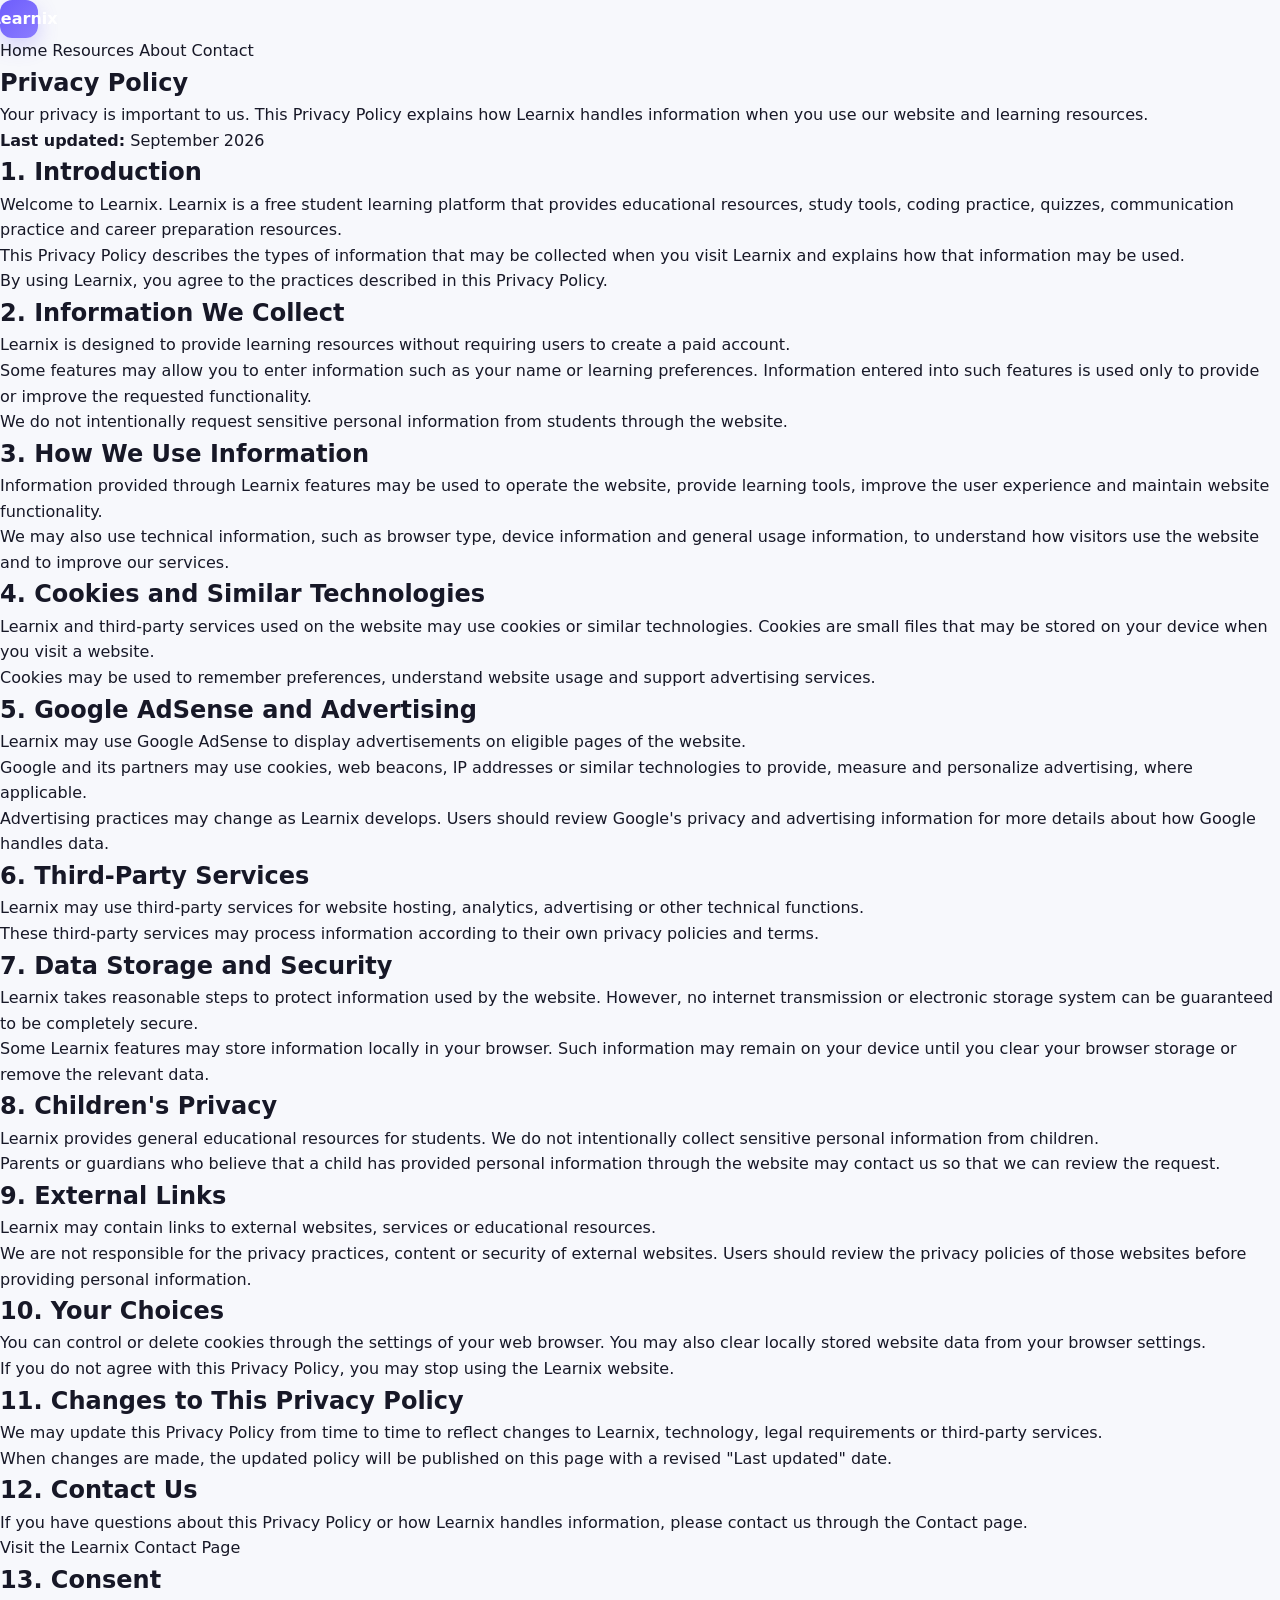
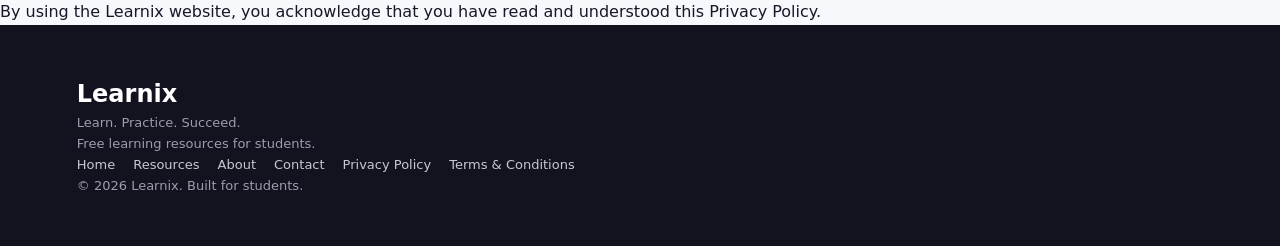
<file: privacy.html>
<!DOCTYPE html>
<html lang="en">

<head>
    <meta charset="UTF-8">

    <meta name="viewport"
          content="width=device-width, initial-scale=1.0">

    <title>Privacy Policy | Learnix</title>

    <meta name="description"
          content="Learnix Privacy Policy explains how information, cookies, advertising and third-party services are handled on our student learning platform.">

    <link rel="stylesheet" href="style.css">
</head>

<body>

<header class="site-header">

    <div class="container nav-container">

        <a href="index.html" class="logo">
            <span class="logo-icon">L</span>
            <span>Learnix</span>
        </a>

        <nav class="nav-links">

            <a href="index.html">Home</a>

            <a href="resources.html">Resources</a>

            <a href="about.html">About</a>

            <a href="contact.html">Contact</a>

        </nav>

    </div>

</header>


<main>

    <!-- PAGE HEADER -->

    <section class="page-hero">

        <div class="container">

            <h1>Privacy Policy</h1>

            <p>
                Your privacy is important to us. This Privacy Policy
                explains how Learnix handles information when you use
                our website and learning resources.
            </p>

            <p>
                <strong>Last updated:</strong> September 2026
            </p>

        </div>

    </section>


    <!-- PRIVACY CONTENT -->

    <section class="content-section">

        <div class="container">

            <div class="content-card">


                <h2>1. Introduction</h2>

                <p>
                    Welcome to Learnix. Learnix is a free student
                    learning platform that provides educational
                    resources, study tools, coding practice, quizzes,
                    communication practice and career preparation
                    resources.
                </p>

                <p>
                    This Privacy Policy describes the types of
                    information that may be collected when you visit
                    Learnix and explains how that information may be
                    used.
                </p>

                <p>
                    By using Learnix, you agree to the practices
                    described in this Privacy Policy.
                </p>


                <h2>2. Information We Collect</h2>

                <p>
                    Learnix is designed to provide learning resources
                    without requiring users to create a paid account.
                </p>

                <p>
                    Some features may allow you to enter information
                    such as your name or learning preferences.
                    Information entered into such features is used
                    only to provide or improve the requested
                    functionality.
                </p>

                <p>
                    We do not intentionally request sensitive personal
                    information from students through the website.
                </p>


                <h2>3. How We Use Information</h2>

                <p>
                    Information provided through Learnix features may
                    be used to operate the website, provide learning
                    tools, improve the user experience and maintain
                    website functionality.
                </p>

                <p>
                    We may also use technical information, such as
                    browser type, device information and general usage
                    information, to understand how visitors use the
                    website and to improve our services.
                </p>


                <h2>4. Cookies and Similar Technologies</h2>

                <p>
                    Learnix and third-party services used on the
                    website may use cookies or similar technologies.
                    Cookies are small files that may be stored on your
                    device when you visit a website.
                </p>

                <p>
                    Cookies may be used to remember preferences,
                    understand website usage and support advertising
                    services.
                </p>


                <h2>5. Google AdSense and Advertising</h2>

                <p>
                    Learnix may use Google AdSense to display
                    advertisements on eligible pages of the website.
                </p>

                <p>
                    Google and its partners may use cookies, web
                    beacons, IP addresses or similar technologies to
                    provide, measure and personalize advertising,
                    where applicable.
                </p>

                <p>
                    Advertising practices may change as Learnix
                    develops. Users should review Google's privacy
                    and advertising information for more details
                    about how Google handles data.
                </p>


                <h2>6. Third-Party Services</h2>

                <p>
                    Learnix may use third-party services for website
                    hosting, analytics, advertising or other technical
                    functions.
                </p>

                <p>
                    These third-party services may process information
                    according to their own privacy policies and terms.
                </p>


                <h2>7. Data Storage and Security</h2>

                <p>
                    Learnix takes reasonable steps to protect
                    information used by the website. However, no
                    internet transmission or electronic storage system
                    can be guaranteed to be completely secure.
                </p>

                <p>
                    Some Learnix features may store information
                    locally in your browser. Such information may
                    remain on your device until you clear your browser
                    storage or remove the relevant data.
                </p>


                <h2>8. Children's Privacy</h2>

                <p>
                    Learnix provides general educational resources for
                    students. We do not intentionally collect
                    sensitive personal information from children.
                </p>

                <p>
                    Parents or guardians who believe that a child has
                    provided personal information through the website
                    may contact us so that we can review the request.
                </p>


                <h2>9. External Links</h2>

                <p>
                    Learnix may contain links to external websites,
                    services or educational resources.
                </p>

                <p>
                    We are not responsible for the privacy practices,
                    content or security of external websites. Users
                    should review the privacy policies of those
                    websites before providing personal information.
                </p>


                <h2>10. Your Choices</h2>

                <p>
                    You can control or delete cookies through the
                    settings of your web browser. You may also clear
                    locally stored website data from your browser
                    settings.
                </p>

                <p>
                    If you do not agree with this Privacy Policy,
                    you may stop using the Learnix website.
                </p>


                <h2>11. Changes to This Privacy Policy</h2>

                <p>
                    We may update this Privacy Policy from time to
                    time to reflect changes to Learnix, technology,
                    legal requirements or third-party services.
                </p>

                <p>
                    When changes are made, the updated policy will be
                    published on this page with a revised "Last
                    updated" date.
                </p>


                <h2>12. Contact Us</h2>

                <p>
                    If you have questions about this Privacy Policy
                    or how Learnix handles information, please contact
                    us through the Contact page.
                </p>

                <p>
                    <a href="contact.html">
                        Visit the Learnix Contact Page
                    </a>
                </p>


                <h2>13. Consent</h2>

                <p>
                    By using the Learnix website, you acknowledge that
                    you have read and understood this Privacy Policy.
                </p>

            </div>

        </div>

    </section>

</main>


<!-- FOOTER -->

<footer class="site-footer">

    <div class="container">

        <h2>Learnix</h2>

        <p>
            Learn. Practice. Succeed.
        </p>

        <p>
            Free learning resources for students.
        </p>


        <div class="footer-links">

            <a href="index.html">Home</a>

            <a href="resources.html">Resources</a>

            <a href="about.html">About</a>

            <a href="contact.html">Contact</a>

            <a href="privacy.html">Privacy Policy</a>

            <a href="terms.html">Terms &amp; Conditions</a>

        </div>


        <p>
            © 2026 Learnix. Built for students.
        </p>

    </div>

</footer>


</body>

</html>
</file>
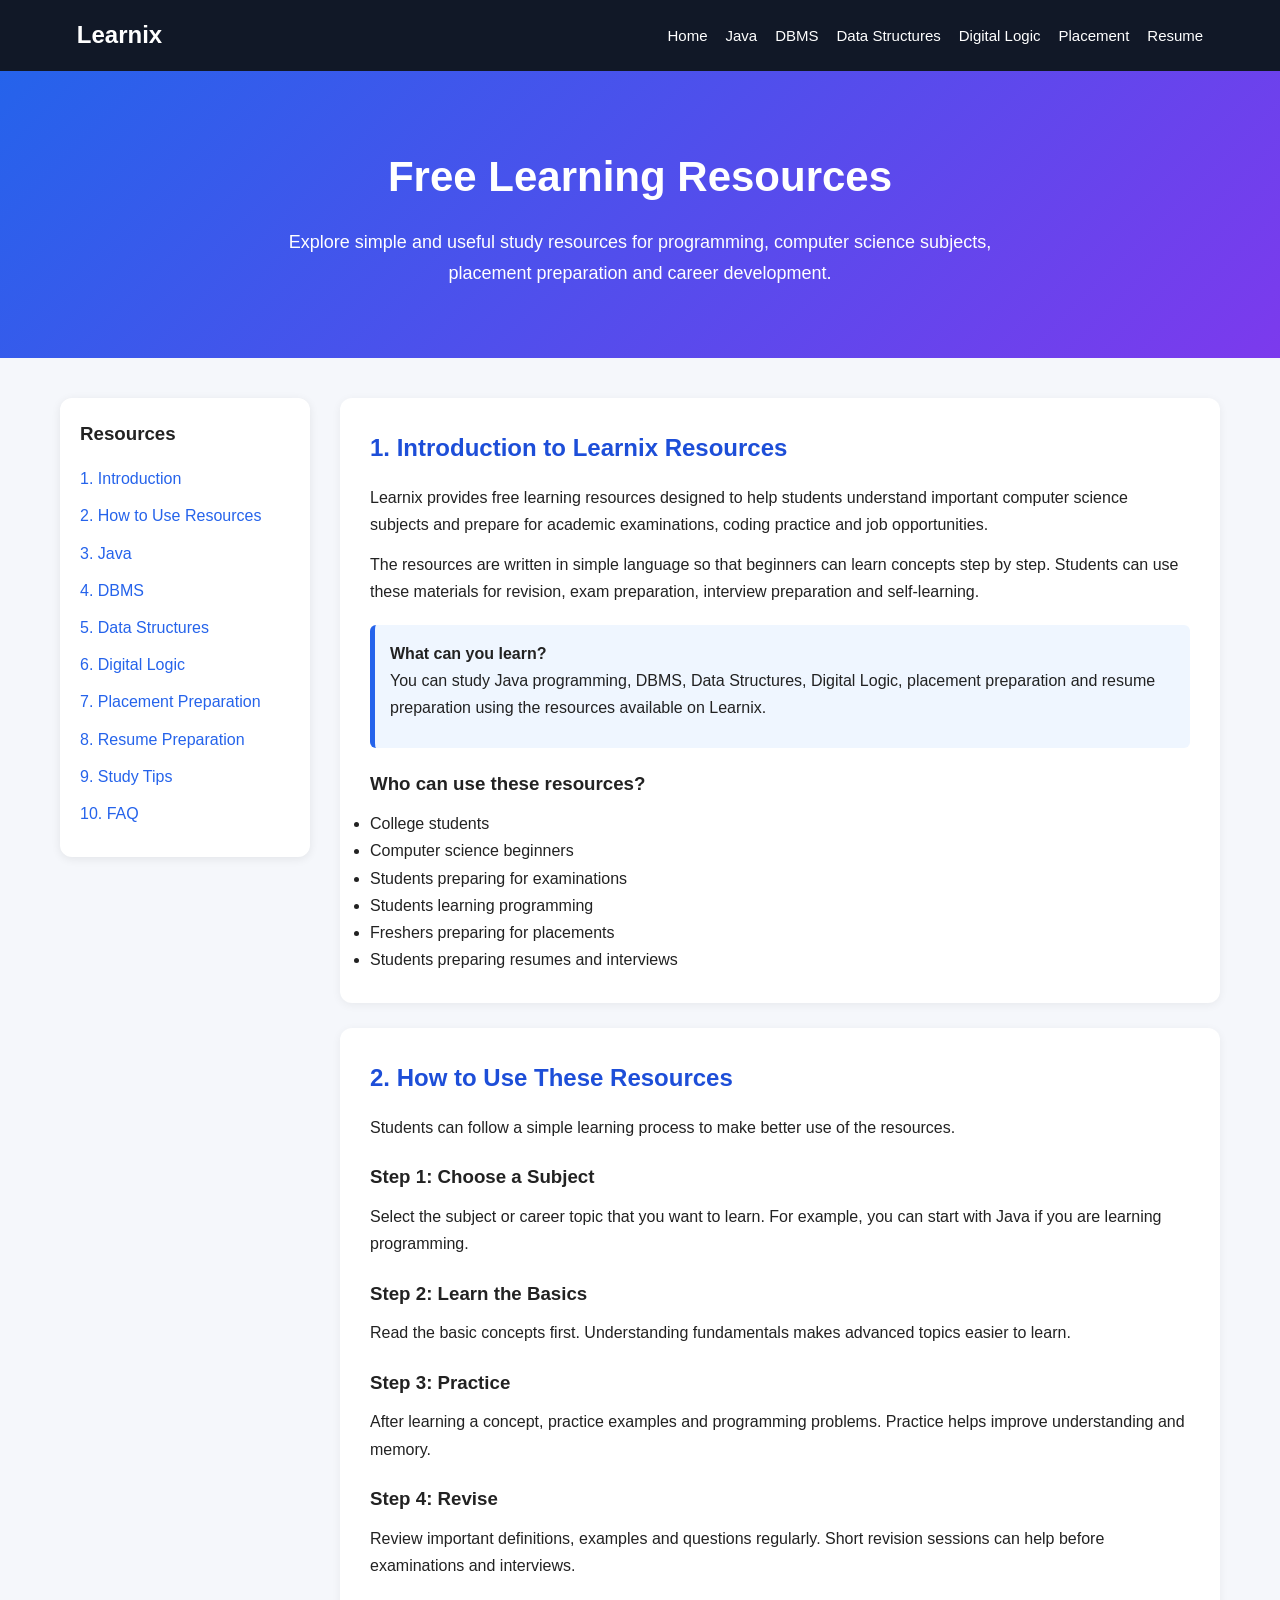
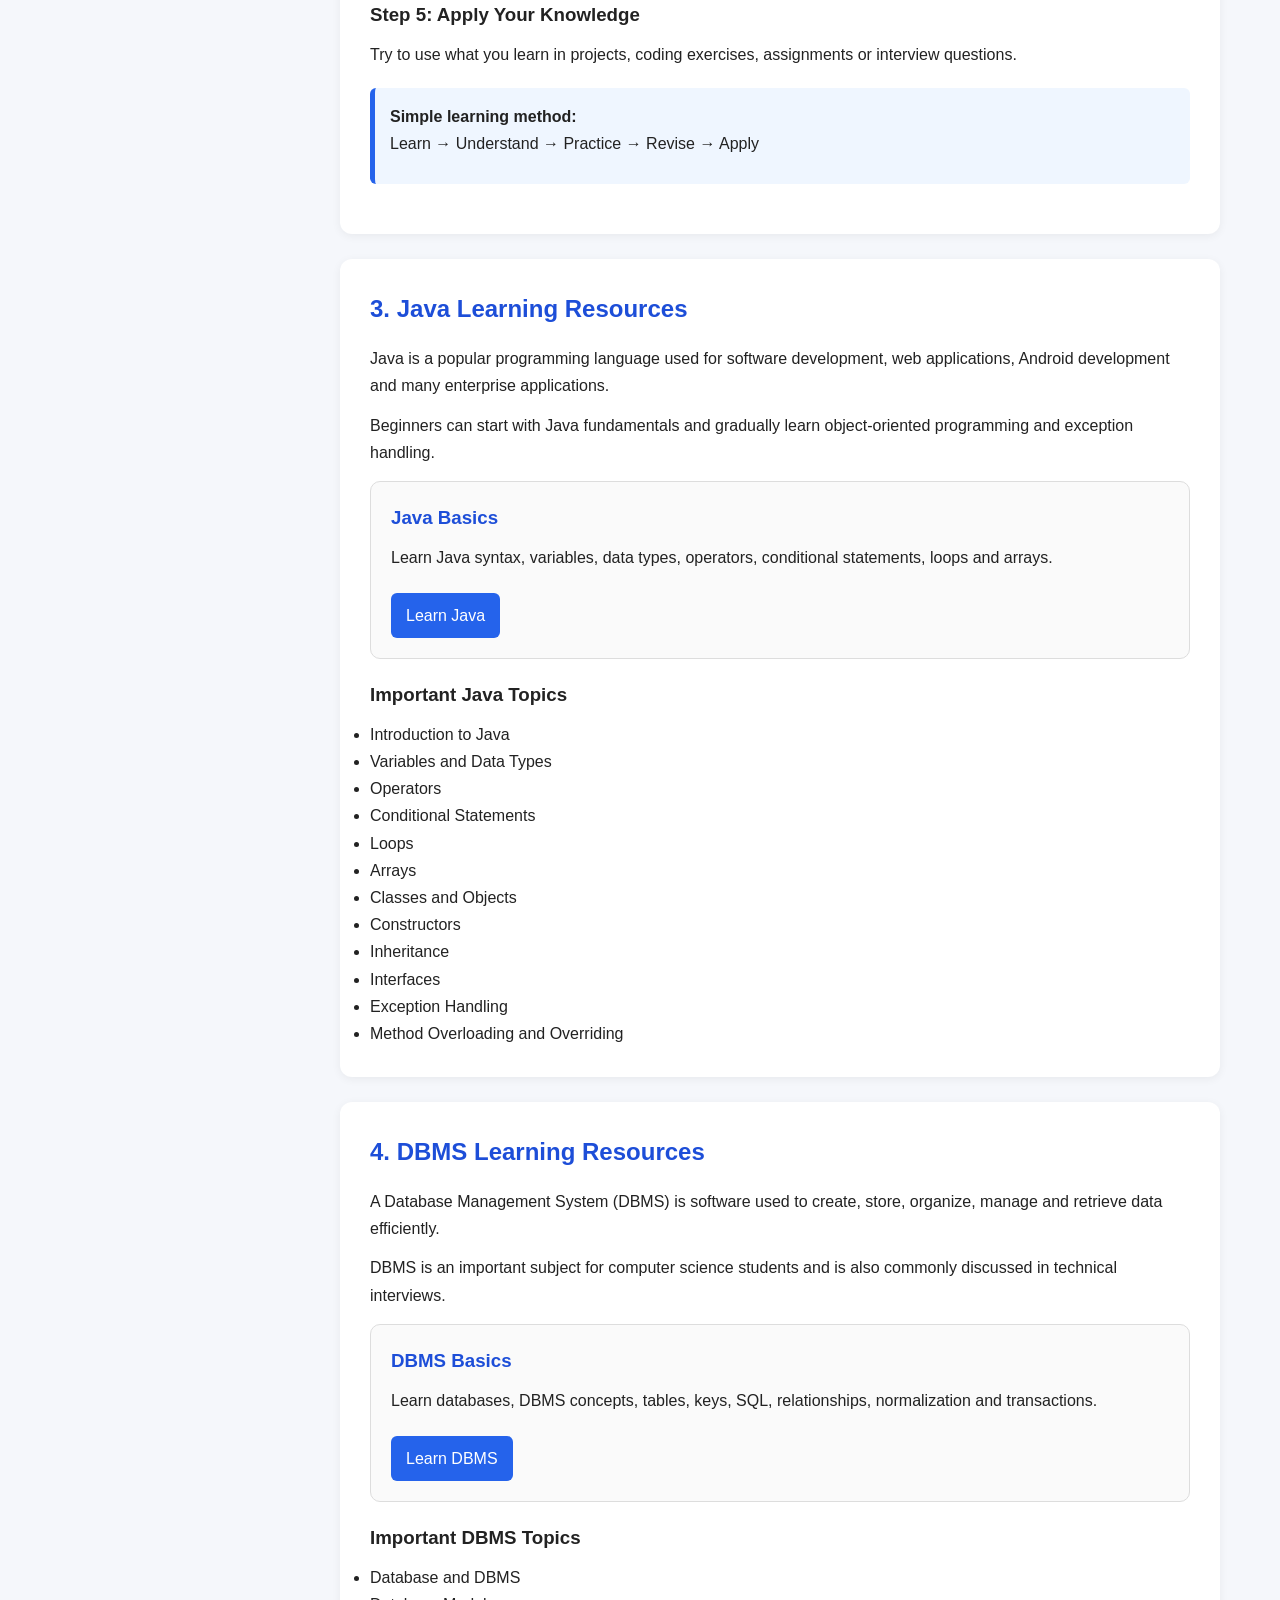
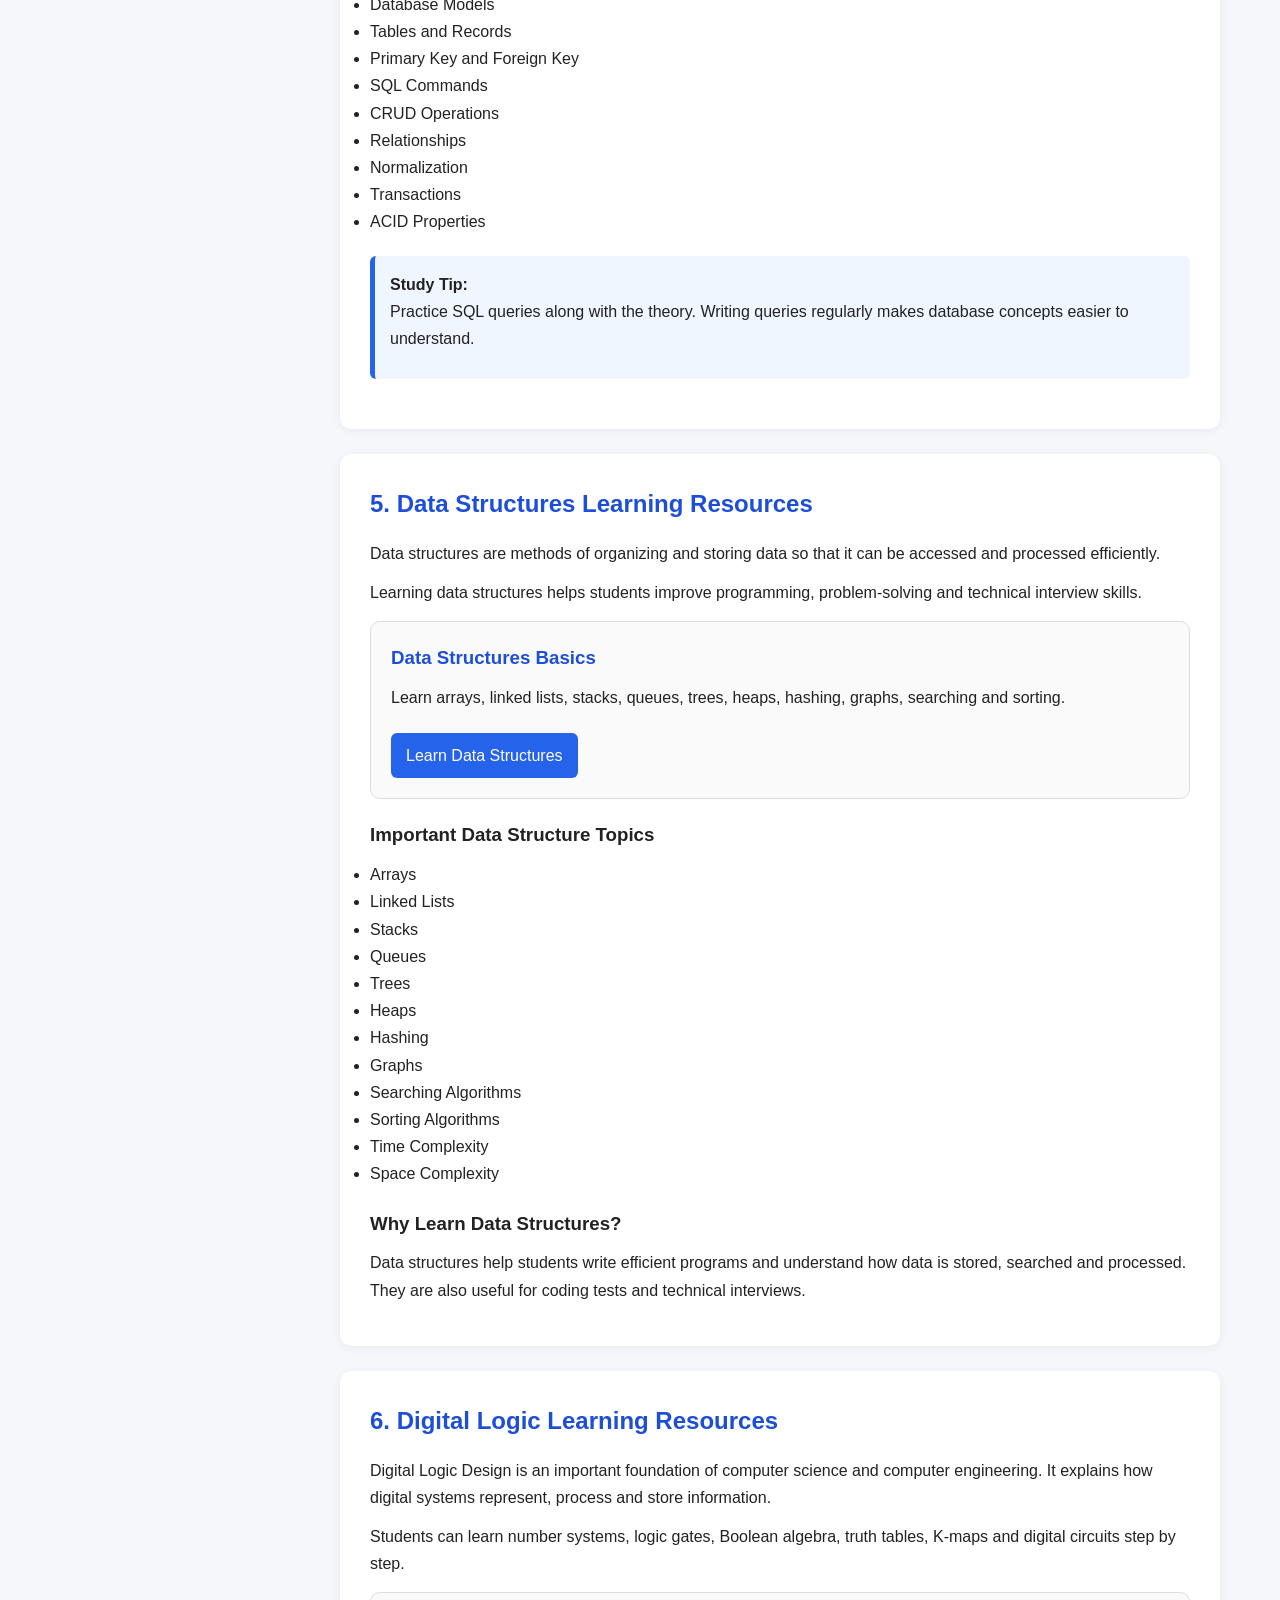
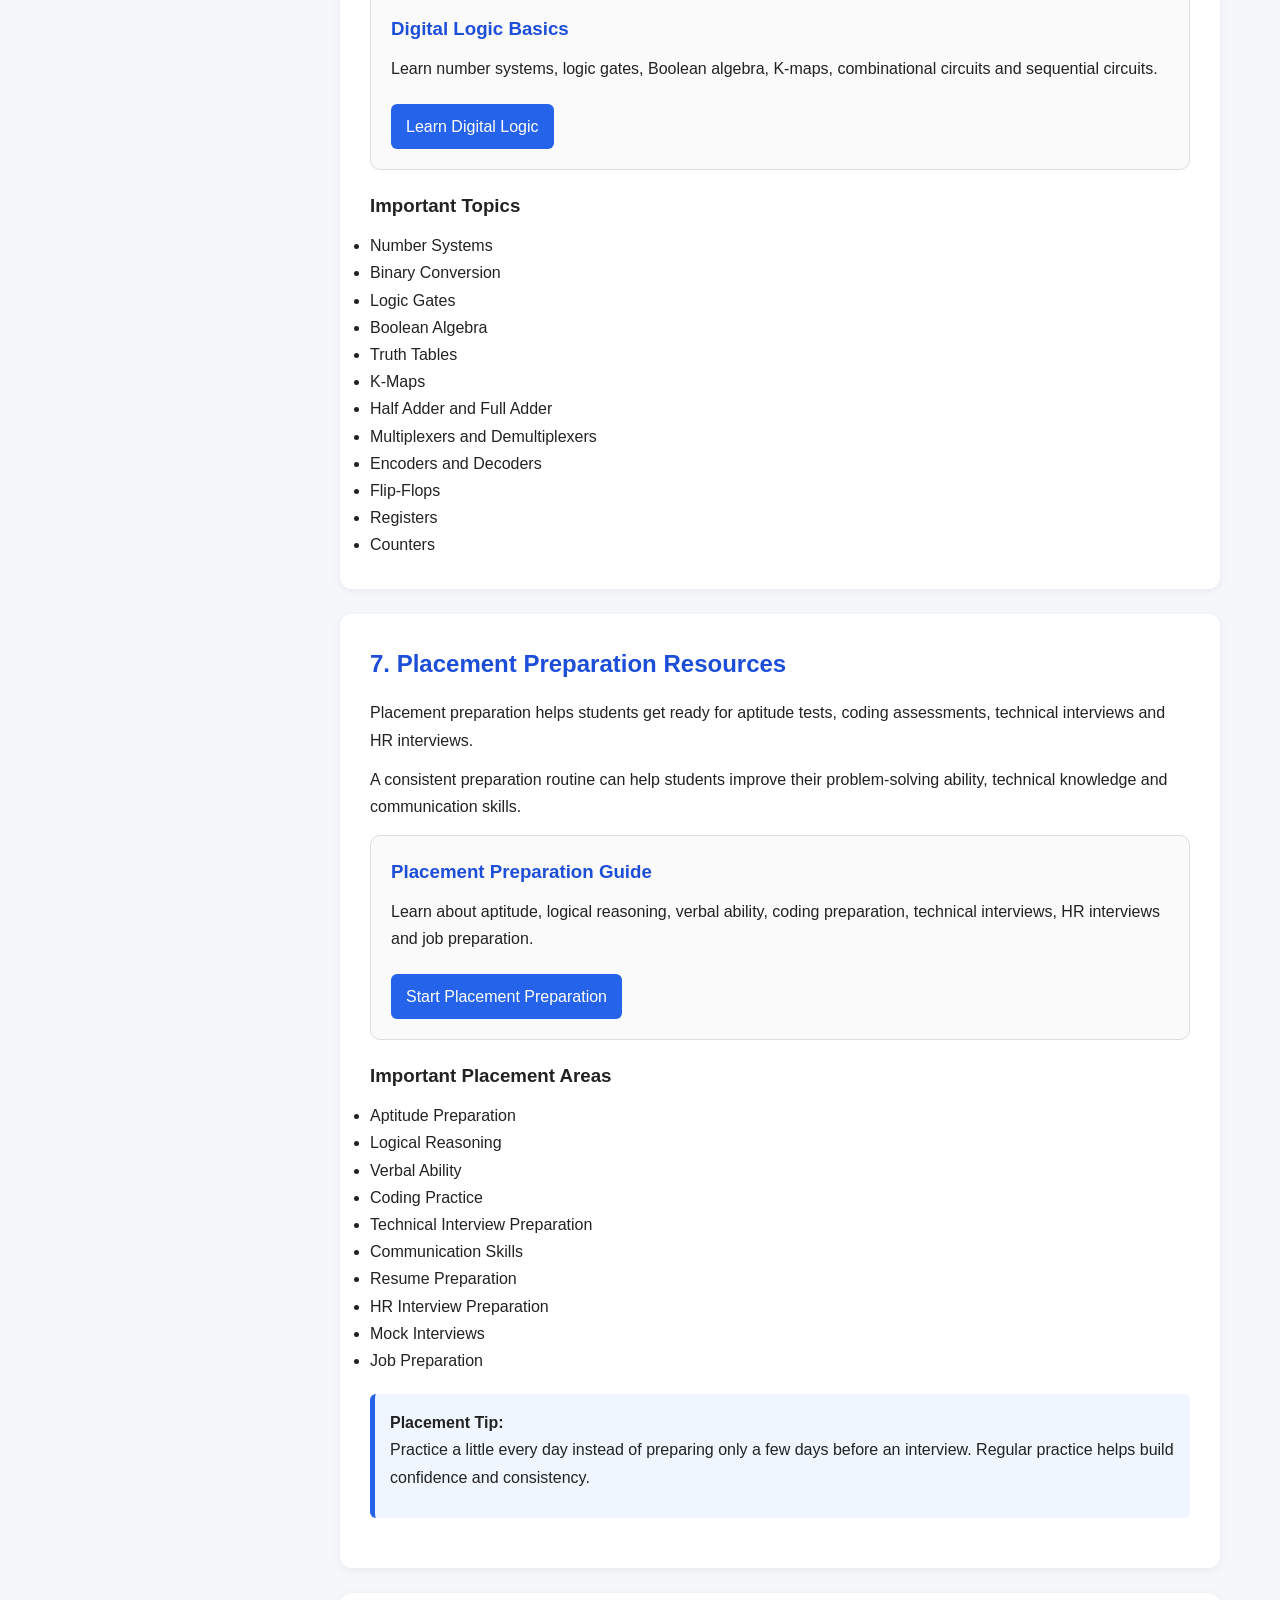
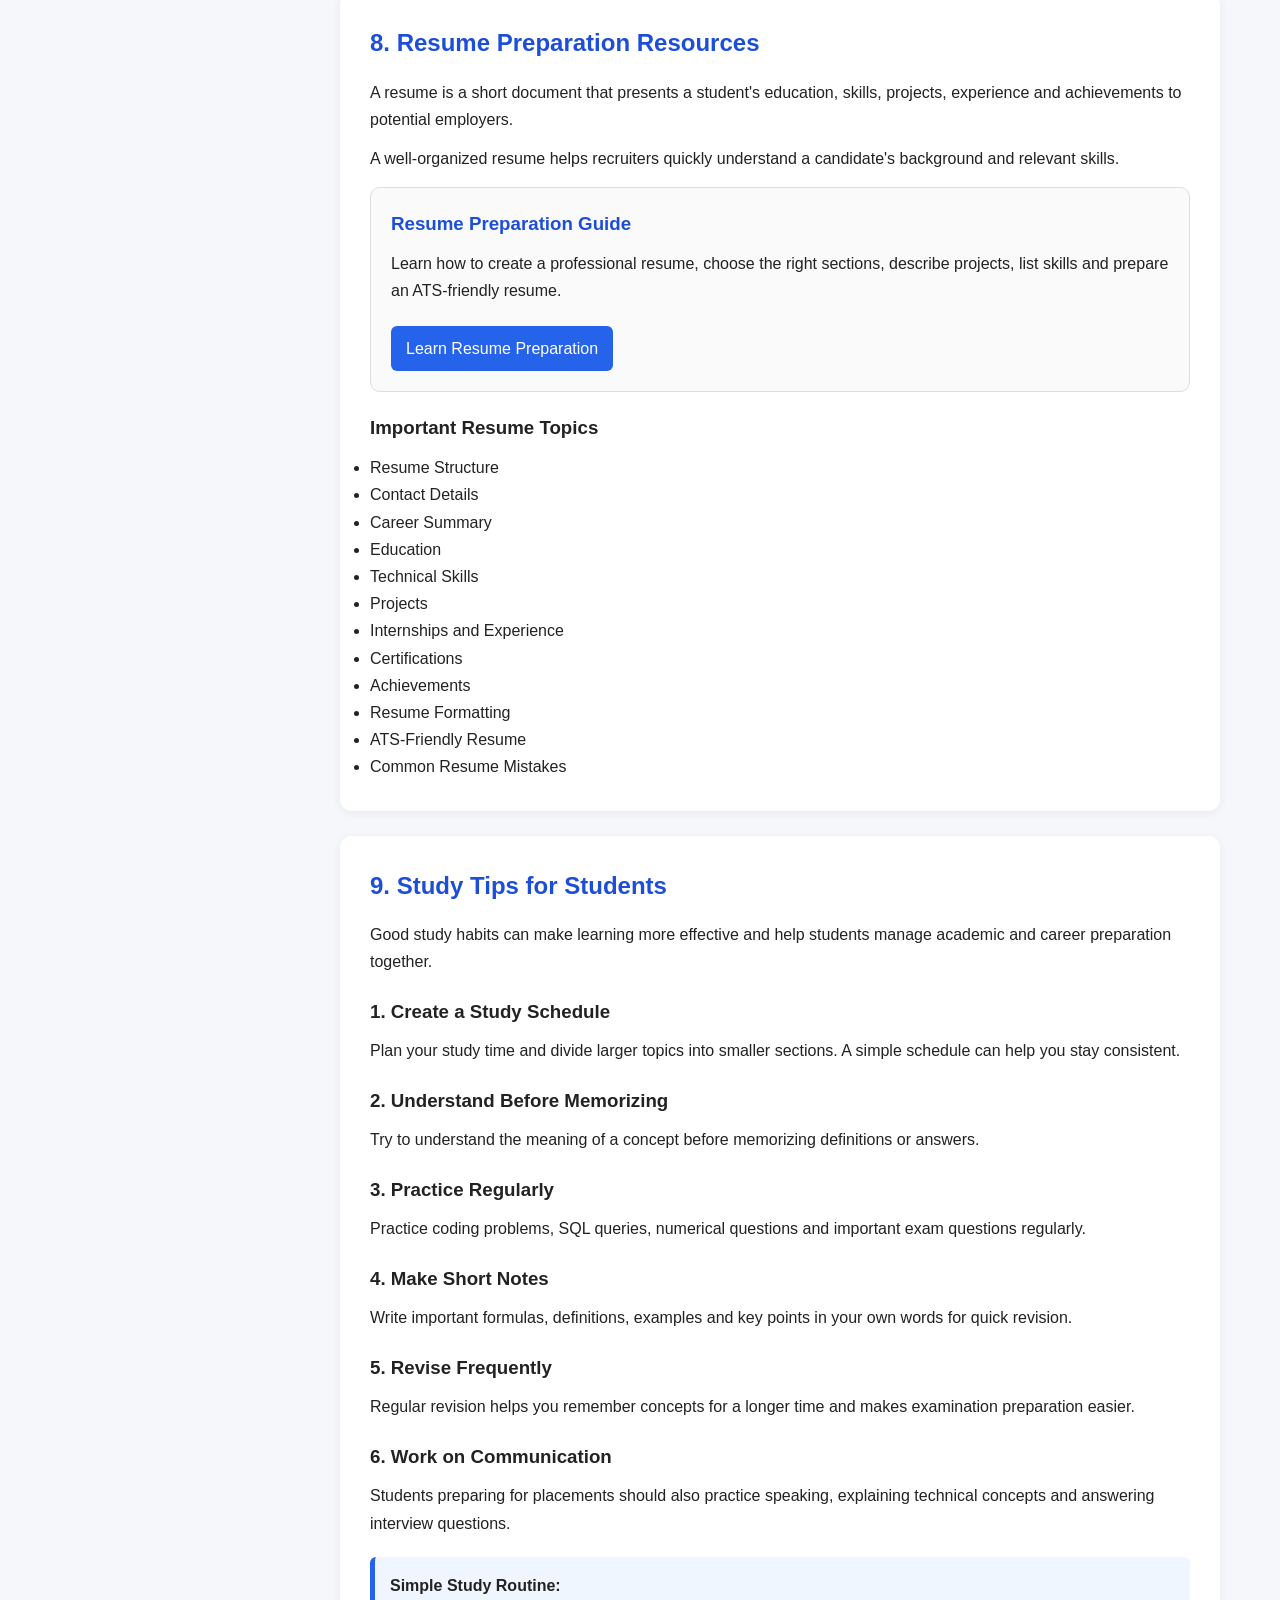
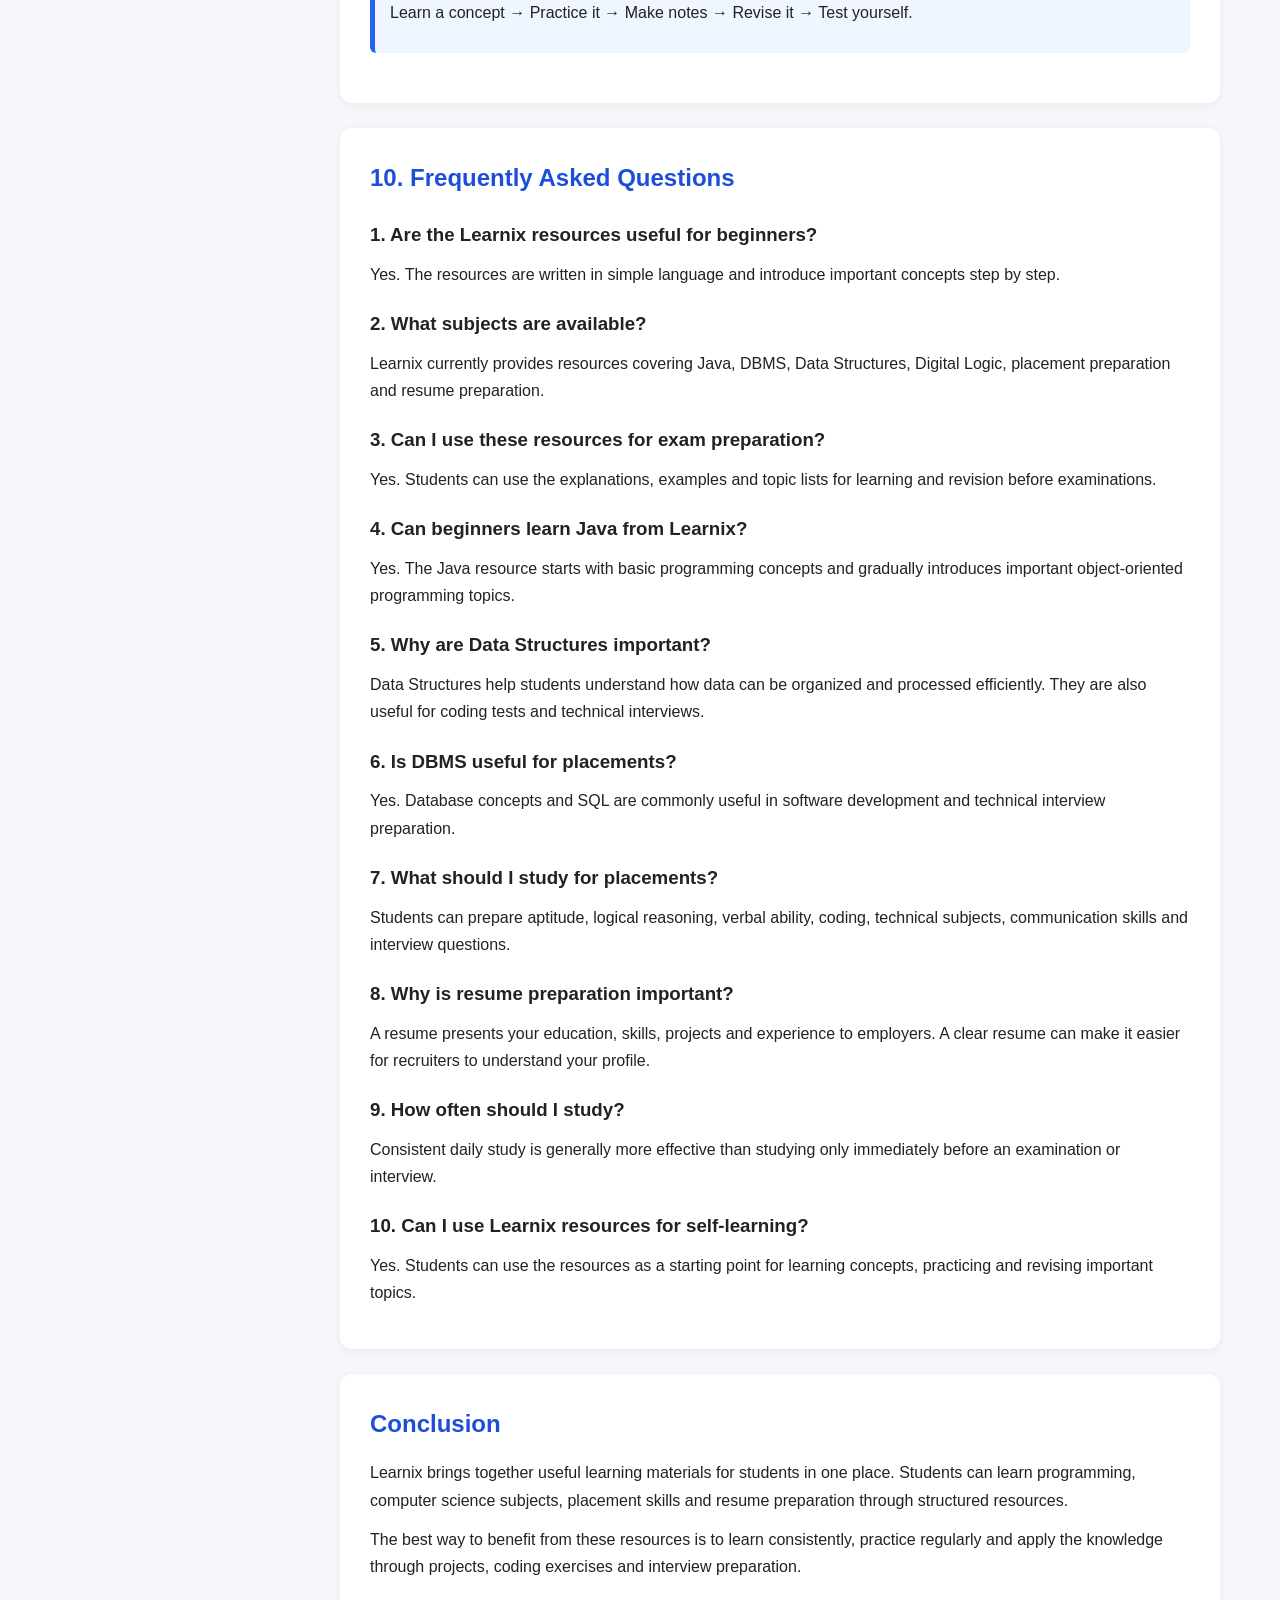
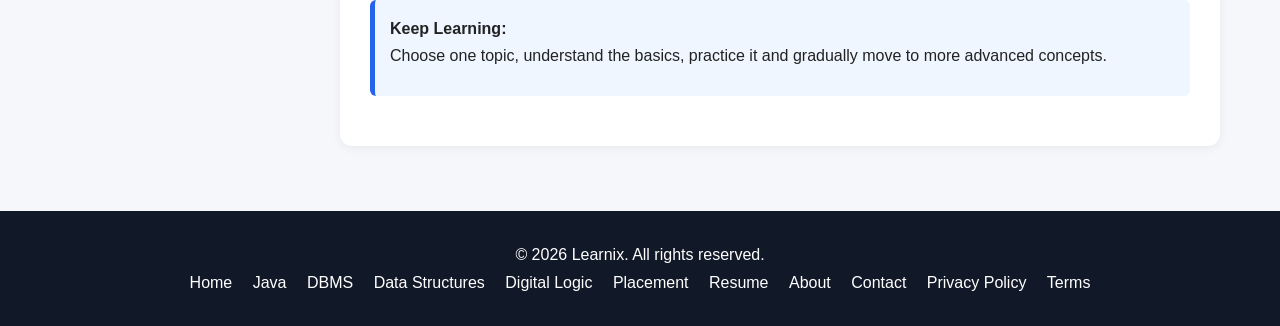
<file: resources.html>
<!DOCTYPE html>
<html lang="en">

<head>
  <meta charset="UTF-8">

  <meta name="viewport" content="width=device-width, initial-scale=1.0">

  <title>Free Learning Resources for Students | Learnix</title>

  <meta
    name="description"
    content="Explore free learning resources for students including Java, DBMS, Data Structures, Digital Logic, placement preparation and resume preparation."
  >

  <meta
    name="keywords"
    content="free learning resources, student resources, Java, DBMS, data structures, digital logic, placement preparation, resume preparation"
  >

  <meta name="author" content="Learnix">

  <style>

    * {
      margin: 0;
      padding: 0;
      box-sizing: border-box;
    }

    body {
      font-family: Arial, sans-serif;
      line-height: 1.7;
      background: #f5f7fb;
      color: #222;
    }

    header {
      background: #111827;
      color: white;
      padding: 15px 6%;
      position: sticky;
      top: 0;
      z-index: 1000;
    }

    nav {
      display: flex;
      align-items: center;
      justify-content: space-between;
      gap: 20px;
    }

    .logo {
      font-size: 24px;
      font-weight: bold;
    }

    nav ul {
      list-style: none;
      display: flex;
      flex-wrap: wrap;
      gap: 18px;
    }

    nav ul li a {
      color: white;
      text-decoration: none;
      font-size: 15px;
    }

    nav ul li a:hover {
      text-decoration: underline;
    }

    .hero {
      background: linear-gradient(135deg, #2563eb, #7c3aed);
      color: white;
      text-align: center;
      padding: 70px 20px;
    }

    .hero h1 {
      font-size: 42px;
      margin-bottom: 15px;
    }

    .hero p {
      max-width: 750px;
      margin: auto;
      font-size: 18px;
    }

    .page-container {
      max-width: 1200px;
      margin: 40px auto;
      padding: 0 20px;
      display: grid;
      grid-template-columns: 250px 1fr;
      gap: 30px;
    }

    .sidebar {
      background: white;
      padding: 20px;
      border-radius: 12px;
      height: fit-content;
      position: sticky;
      top: 90px;
      box-shadow: 0 2px 10px rgba(0,0,0,0.08);
    }

    .sidebar h3 {
      margin-bottom: 15px;
    }

    .sidebar ul {
      list-style: none;
    }

    .sidebar li {
      margin: 10px 0;
    }

    .sidebar a {
      text-decoration: none;
      color: #2563eb;
    }

    .content-section {
      background: white;
      padding: 30px;
      margin-bottom: 25px;
      border-radius: 12px;
      box-shadow: 0 2px 10px rgba(0,0,0,0.06);
    }

    .content-section h2 {
      color: #1d4ed8;
      margin-bottom: 15px;
    }

    .content-section h3 {
      margin-top: 20px;
      margin-bottom: 10px;
    }

    .content-section p {
      margin-bottom: 12px;
    }

    .info-box {
      background: #eff6ff;
      border-left: 5px solid #2563eb;
      padding: 15px;
      margin: 20px 0;
      border-radius: 6px;
    }

    .resource-card {
      border: 1px solid #ddd;
      border-radius: 10px;
      padding: 20px;
      margin: 15px 0;
      background: #fafafa;
    }

    .resource-card h3 {
      color: #1d4ed8;
      margin-top: 0;
    }

    .resource-card a {
      display: inline-block;
      margin-top: 10px;
      padding: 9px 15px;
      background: #2563eb;
      color: white;
      text-decoration: none;
      border-radius: 6px;
    }

    .resource-card a:hover {
      background: #1d4ed8;
    }

    footer {
      background: #111827;
      color: white;
      text-align: center;
      padding: 30px 20px;
      margin-top: 40px;
    }

    footer a {
      color: white;
      text-decoration: none;
      margin: 0 8px;
    }

    @media (max-width: 800px) {

      nav {
        flex-direction: column;
      }

      nav ul {
        justify-content: center;
      }

      .hero h1 {
        font-size: 32px;
      }

      .page-container {
        grid-template-columns: 1fr;
      }

      .sidebar {
        position: static;
      }

      .content-section {
        padding: 20px;
      }
    }

  </style>
</head>

<body>

  <!-- HEADER -->
  <header>

    <nav>

      <div class="logo">
        Learnix
      </div>

      <ul>
        <li><a href="index.html">Home</a></li>
        <li><a href="java.html">Java</a></li>
        <li><a href="dbms.html">DBMS</a></li>
        <li><a href="data-structures.html">Data Structures</a></li>
        <li><a href="digital-logic.html">Digital Logic</a></li>
        <li><a href="placement.html">Placement</a></li>
        <li><a href="resume.html">Resume</a></li>
      </ul>

    </nav>

  </header>


  <!-- HERO -->
  <section class="hero">

    <h1>Free Learning Resources</h1>

    <p>
      Explore simple and useful study resources for programming,
      computer science subjects, placement preparation and career development.
    </p>

  </section>


  <!-- MAIN CONTAINER -->
  <div class="page-container">


    <!-- SIDEBAR -->
    <aside class="sidebar">

      <h3>Resources</h3>

      <ul>
        <li><a href="#introduction">1. Introduction</a></li>
        <li><a href="#how-to-use">2. How to Use Resources</a></li>
        <li><a href="#java-resource">3. Java</a></li>
        <li><a href="#dbms-resource">4. DBMS</a></li>
        <li><a href="#data-structures-resource">5. Data Structures</a></li>
        <li><a href="#digital-logic-resource">6. Digital Logic</a></li>
        <li><a href="#placement-resource">7. Placement Preparation</a></li>
        <li><a href="#resume-resource">8. Resume Preparation</a></li>
        <li><a href="#study-tips">9. Study Tips</a></li>
        <li><a href="#faq">10. FAQ</a></li>
      </ul>

    </aside>


    <!-- CONTENT -->
    <main>
          <!-- INTRODUCTION -->
      <section class="content-section" id="introduction">

        <h2>1. Introduction to Learnix Resources</h2>

        <p>
          Learnix provides free learning resources designed to help students
          understand important computer science subjects and prepare for
          academic examinations, coding practice and job opportunities.
        </p>

        <p>
          The resources are written in simple language so that beginners can
          learn concepts step by step. Students can use these materials for
          revision, exam preparation, interview preparation and self-learning.
        </p>

        <div class="info-box">

          <strong>What can you learn?</strong>

          <p>
            You can study Java programming, DBMS, Data Structures,
            Digital Logic, placement preparation and resume preparation
            using the resources available on Learnix.
          </p>

        </div>

        <h3>Who can use these resources?</h3>

        <ul>
          <li>College students</li>
          <li>Computer science beginners</li>
          <li>Students preparing for examinations</li>
          <li>Students learning programming</li>
          <li>Freshers preparing for placements</li>
          <li>Students preparing resumes and interviews</li>
        </ul>

      </section>


      <!-- HOW TO USE -->
      <section class="content-section" id="how-to-use">

        <h2>2. How to Use These Resources</h2>

        <p>
          Students can follow a simple learning process to make better use
          of the resources.
        </p>

        <h3>Step 1: Choose a Subject</h3>

        <p>
          Select the subject or career topic that you want to learn.
          For example, you can start with Java if you are learning
          programming.
        </p>

        <h3>Step 2: Learn the Basics</h3>

        <p>
          Read the basic concepts first. Understanding fundamentals makes
          advanced topics easier to learn.
        </p>

        <h3>Step 3: Practice</h3>

        <p>
          After learning a concept, practice examples and programming
          problems. Practice helps improve understanding and memory.
        </p>

        <h3>Step 4: Revise</h3>

        <p>
          Review important definitions, examples and questions regularly.
          Short revision sessions can help before examinations and interviews.
        </p>

        <h3>Step 5: Apply Your Knowledge</h3>

        <p>
          Try to use what you learn in projects, coding exercises,
          assignments or interview questions.
        </p>

        <div class="info-box">

          <strong>Simple learning method:</strong>

          <p>
            Learn → Understand → Practice → Revise → Apply
          </p>

        </div>

      </section>


      <!-- JAVA RESOURCE -->
      <section class="content-section" id="java-resource">

        <h2>3. Java Learning Resources</h2>

        <p>
          Java is a popular programming language used for software
          development, web applications, Android development and many
          enterprise applications.
        </p>

        <p>
          Beginners can start with Java fundamentals and gradually learn
          object-oriented programming and exception handling.
        </p>

        <div class="resource-card">

          <h3>Java Basics</h3>

          <p>
            Learn Java syntax, variables, data types, operators,
            conditional statements, loops and arrays.
          </p>

          <a href="java.html">
            Learn Java
          </a>

        </div>

        <h3>Important Java Topics</h3>

        <ul>
          <li>Introduction to Java</li>
          <li>Variables and Data Types</li>
          <li>Operators</li>
          <li>Conditional Statements</li>
          <li>Loops</li>
          <li>Arrays</li>
          <li>Classes and Objects</li>
          <li>Constructors</li>
          <li>Inheritance</li>
          <li>Interfaces</li>
          <li>Exception Handling</li>
          <li>Method Overloading and Overriding</li>
        </ul>

      </section>
          <!-- DBMS RESOURCE -->
      <section class="content-section" id="dbms-resource">

        <h2>4. DBMS Learning Resources</h2>

        <p>
          A Database Management System (DBMS) is software used to create,
          store, organize, manage and retrieve data efficiently.
        </p>

        <p>
          DBMS is an important subject for computer science students and is
          also commonly discussed in technical interviews.
        </p>

        <div class="resource-card">

          <h3>DBMS Basics</h3>

          <p>
            Learn databases, DBMS concepts, tables, keys, SQL,
            relationships, normalization and transactions.
          </p>

          <a href="dbms.html">
            Learn DBMS
          </a>

        </div>

        <h3>Important DBMS Topics</h3>

        <ul>
          <li>Database and DBMS</li>
          <li>Database Models</li>
          <li>Tables and Records</li>
          <li>Primary Key and Foreign Key</li>
          <li>SQL Commands</li>
          <li>CRUD Operations</li>
          <li>Relationships</li>
          <li>Normalization</li>
          <li>Transactions</li>
          <li>ACID Properties</li>
        </ul>

        <div class="info-box">

          <strong>Study Tip:</strong>

          <p>
            Practice SQL queries along with the theory. Writing queries
            regularly makes database concepts easier to understand.
          </p>

        </div>

      </section>


      <!-- DATA STRUCTURES RESOURCE -->
      <section class="content-section" id="data-structures-resource">

        <h2>5. Data Structures Learning Resources</h2>

        <p>
          Data structures are methods of organizing and storing data so that
          it can be accessed and processed efficiently.
        </p>

        <p>
          Learning data structures helps students improve programming,
          problem-solving and technical interview skills.
        </p>

        <div class="resource-card">

          <h3>Data Structures Basics</h3>

          <p>
            Learn arrays, linked lists, stacks, queues, trees, heaps,
            hashing, graphs, searching and sorting.
          </p>

          <a href="data-structures.html">
            Learn Data Structures
          </a>

        </div>

        <h3>Important Data Structure Topics</h3>

        <ul>
          <li>Arrays</li>
          <li>Linked Lists</li>
          <li>Stacks</li>
          <li>Queues</li>
          <li>Trees</li>
          <li>Heaps</li>
          <li>Hashing</li>
          <li>Graphs</li>
          <li>Searching Algorithms</li>
          <li>Sorting Algorithms</li>
          <li>Time Complexity</li>
          <li>Space Complexity</li>
        </ul>

        <h3>Why Learn Data Structures?</h3>

        <p>
          Data structures help students write efficient programs and
          understand how data is stored, searched and processed.
          They are also useful for coding tests and technical interviews.
        </p>

      </section>
          <!-- DIGITAL LOGIC RESOURCE -->
      <section class="content-section" id="digital-logic-resource">

        <h2>6. Digital Logic Learning Resources</h2>

        <p>
          Digital Logic Design is an important foundation of computer
          science and computer engineering. It explains how digital
          systems represent, process and store information.
        </p>

        <p>
          Students can learn number systems, logic gates, Boolean algebra,
          truth tables, K-maps and digital circuits step by step.
        </p>

        <div class="resource-card">

          <h3>Digital Logic Basics</h3>

          <p>
            Learn number systems, logic gates, Boolean algebra,
            K-maps, combinational circuits and sequential circuits.
          </p>

          <a href="digital-logic.html">
            Learn Digital Logic
          </a>

        </div>

        <h3>Important Topics</h3>

        <ul>
          <li>Number Systems</li>
          <li>Binary Conversion</li>
          <li>Logic Gates</li>
          <li>Boolean Algebra</li>
          <li>Truth Tables</li>
          <li>K-Maps</li>
          <li>Half Adder and Full Adder</li>
          <li>Multiplexers and Demultiplexers</li>
          <li>Encoders and Decoders</li>
          <li>Flip-Flops</li>
          <li>Registers</li>
          <li>Counters</li>
        </ul>

      </section>


      <!-- PLACEMENT RESOURCE -->
      <section class="content-section" id="placement-resource">

        <h2>7. Placement Preparation Resources</h2>

        <p>
          Placement preparation helps students get ready for aptitude
          tests, coding assessments, technical interviews and HR interviews.
        </p>

        <p>
          A consistent preparation routine can help students improve their
          problem-solving ability, technical knowledge and communication
          skills.
        </p>

        <div class="resource-card">

          <h3>Placement Preparation Guide</h3>

          <p>
            Learn about aptitude, logical reasoning, verbal ability,
            coding preparation, technical interviews, HR interviews
            and job preparation.
          </p>

          <a href="placement.html">
            Start Placement Preparation
          </a>

        </div>

        <h3>Important Placement Areas</h3>

        <ul>
          <li>Aptitude Preparation</li>
          <li>Logical Reasoning</li>
          <li>Verbal Ability</li>
          <li>Coding Practice</li>
          <li>Technical Interview Preparation</li>
          <li>Communication Skills</li>
          <li>Resume Preparation</li>
          <li>HR Interview Preparation</li>
          <li>Mock Interviews</li>
          <li>Job Preparation</li>
        </ul>

        <div class="info-box">

          <strong>Placement Tip:</strong>

          <p>
            Practice a little every day instead of preparing only a few
            days before an interview. Regular practice helps build
            confidence and consistency.
          </p>

        </div>

      </section>


      <!-- RESUME RESOURCE -->
      <section class="content-section" id="resume-resource">

        <h2>8. Resume Preparation Resources</h2>

        <p>
          A resume is a short document that presents a student's education,
          skills, projects, experience and achievements to potential
          employers.
        </p>

        <p>
          A well-organized resume helps recruiters quickly understand a
          candidate's background and relevant skills.
        </p>

        <div class="resource-card">

          <h3>Resume Preparation Guide</h3>

          <p>
            Learn how to create a professional resume, choose the right
            sections, describe projects, list skills and prepare an
            ATS-friendly resume.
          </p>

          <a href="resume.html">
            Learn Resume Preparation
          </a>

        </div>

        <h3>Important Resume Topics</h3>

        <ul>
          <li>Resume Structure</li>
          <li>Contact Details</li>
          <li>Career Summary</li>
          <li>Education</li>
          <li>Technical Skills</li>
          <li>Projects</li>
          <li>Internships and Experience</li>
          <li>Certifications</li>
          <li>Achievements</li>
          <li>Resume Formatting</li>
          <li>ATS-Friendly Resume</li>
          <li>Common Resume Mistakes</li>
        </ul>

      </section>
      <!-- STUDY TIPS -->
      <section class="content-section" id="study-tips">

        <h2>9. Study Tips for Students</h2>

        <p>
          Good study habits can make learning more effective and help
          students manage academic and career preparation together.
        </p>

        <h3>1. Create a Study Schedule</h3>

        <p>
          Plan your study time and divide larger topics into smaller
          sections. A simple schedule can help you stay consistent.
        </p>

        <h3>2. Understand Before Memorizing</h3>

        <p>
          Try to understand the meaning of a concept before memorizing
          definitions or answers.
        </p>

        <h3>3. Practice Regularly</h3>

        <p>
          Practice coding problems, SQL queries, numerical questions
          and important exam questions regularly.
        </p>

        <h3>4. Make Short Notes</h3>

        <p>
          Write important formulas, definitions, examples and key points
          in your own words for quick revision.
        </p>

        <h3>5. Revise Frequently</h3>

        <p>
          Regular revision helps you remember concepts for a longer time
          and makes examination preparation easier.
        </p>

        <h3>6. Work on Communication</h3>

        <p>
          Students preparing for placements should also practice speaking,
          explaining technical concepts and answering interview questions.
        </p>

        <div class="info-box">

          <strong>Simple Study Routine:</strong>

          <p>
            Learn a concept → Practice it → Make notes → Revise it →
            Test yourself.
          </p>

        </div>

      </section>


      <!-- FAQ -->
      <section class="content-section" id="faq">

        <h2>10. Frequently Asked Questions</h2>

        <h3>1. Are the Learnix resources useful for beginners?</h3>

        <p>
          Yes. The resources are written in simple language and introduce
          important concepts step by step.
        </p>

        <h3>2. What subjects are available?</h3>

        <p>
          Learnix currently provides resources covering Java, DBMS,
          Data Structures, Digital Logic, placement preparation and
          resume preparation.
        </p>

        <h3>3. Can I use these resources for exam preparation?</h3>

        <p>
          Yes. Students can use the explanations, examples and topic
          lists for learning and revision before examinations.
        </p>

        <h3>4. Can beginners learn Java from Learnix?</h3>

        <p>
          Yes. The Java resource starts with basic programming concepts
          and gradually introduces important object-oriented programming
          topics.
        </p>

        <h3>5. Why are Data Structures important?</h3>

        <p>
          Data Structures help students understand how data can be
          organized and processed efficiently. They are also useful
          for coding tests and technical interviews.
        </p>

        <h3>6. Is DBMS useful for placements?</h3>

        <p>
          Yes. Database concepts and SQL are commonly useful in software
          development and technical interview preparation.
        </p>

        <h3>7. What should I study for placements?</h3>

        <p>
          Students can prepare aptitude, logical reasoning, verbal ability,
          coding, technical subjects, communication skills and interview
          questions.
        </p>

        <h3>8. Why is resume preparation important?</h3>

        <p>
          A resume presents your education, skills, projects and experience
          to employers. A clear resume can make it easier for recruiters
          to understand your profile.
        </p>

        <h3>9. How often should I study?</h3>

        <p>
          Consistent daily study is generally more effective than studying
          only immediately before an examination or interview.
        </p>

        <h3>10. Can I use Learnix resources for self-learning?</h3>

        <p>
          Yes. Students can use the resources as a starting point for
          learning concepts, practicing and revising important topics.
        </p>

      </section>


      <!-- CONCLUSION -->
      <section class="content-section">

        <h2>Conclusion</h2>

        <p>
          Learnix brings together useful learning materials for students
          in one place. Students can learn programming, computer science
          subjects, placement skills and resume preparation through
          structured resources.
        </p>

        <p>
          The best way to benefit from these resources is to learn
          consistently, practice regularly and apply the knowledge through
          projects, coding exercises and interview preparation.
        </p>

        <div class="info-box">

          <strong>Keep Learning:</strong>

          <p>
            Choose one topic, understand the basics, practice it and
            gradually move to more advanced concepts.
          </p>

        </div>

      </section>


    </main>

  </div>


  <!-- FOOTER -->
  <footer>

    <p>
      © 2026 Learnix. All rights reserved.
    </p>

    <p>
      <a href="index.html">Home</a>
      <a href="java.html">Java</a>
      <a href="dbms.html">DBMS</a>
      <a href="data-structures.html">Data Structures</a>
      <a href="digital-logic.html">Digital Logic</a>
      <a href="placement.html">Placement</a>
      <a href="resume.html">Resume</a>
      <a href="about.html">About</a>
      <a href="contact.html">Contact</a>
      <a href="privacy.html">Privacy Policy</a>
      <a href="terms.html">Terms</a>
    </p>

  </footer>


</body>

</html>
</file>
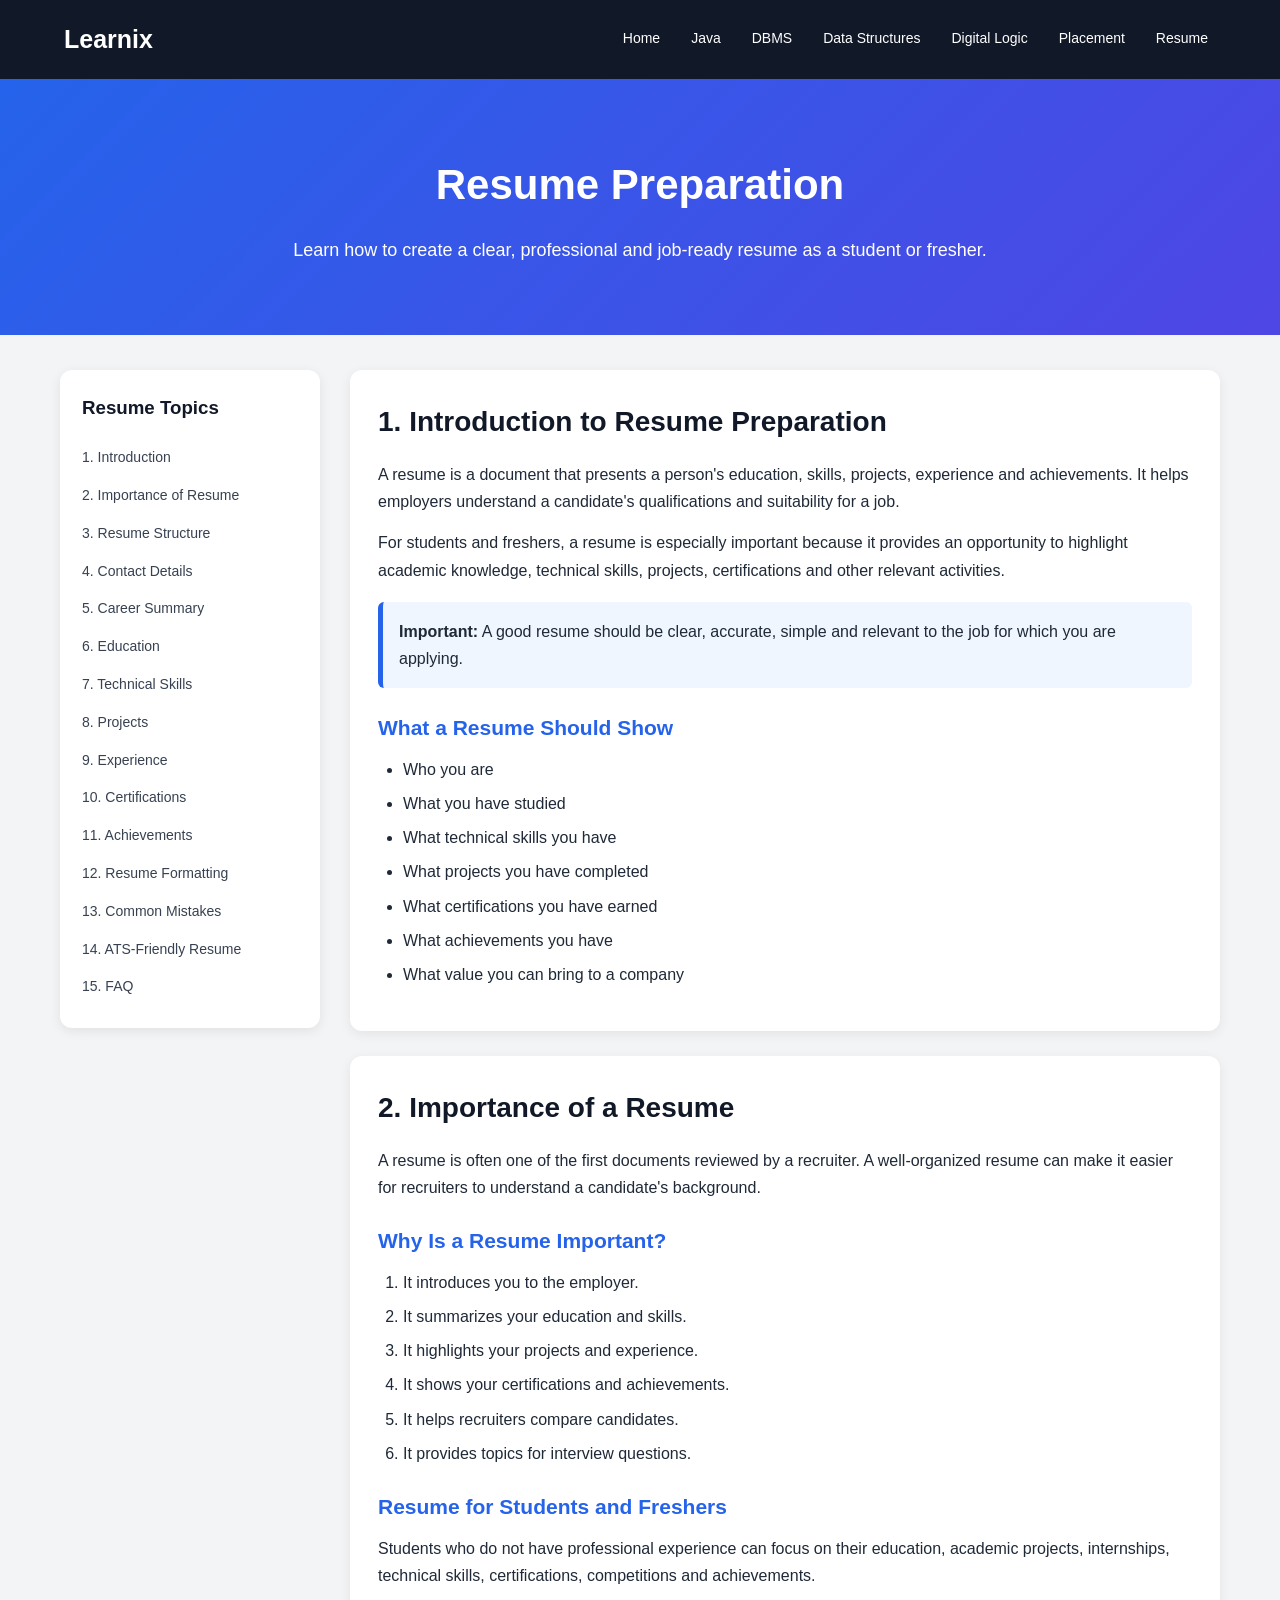
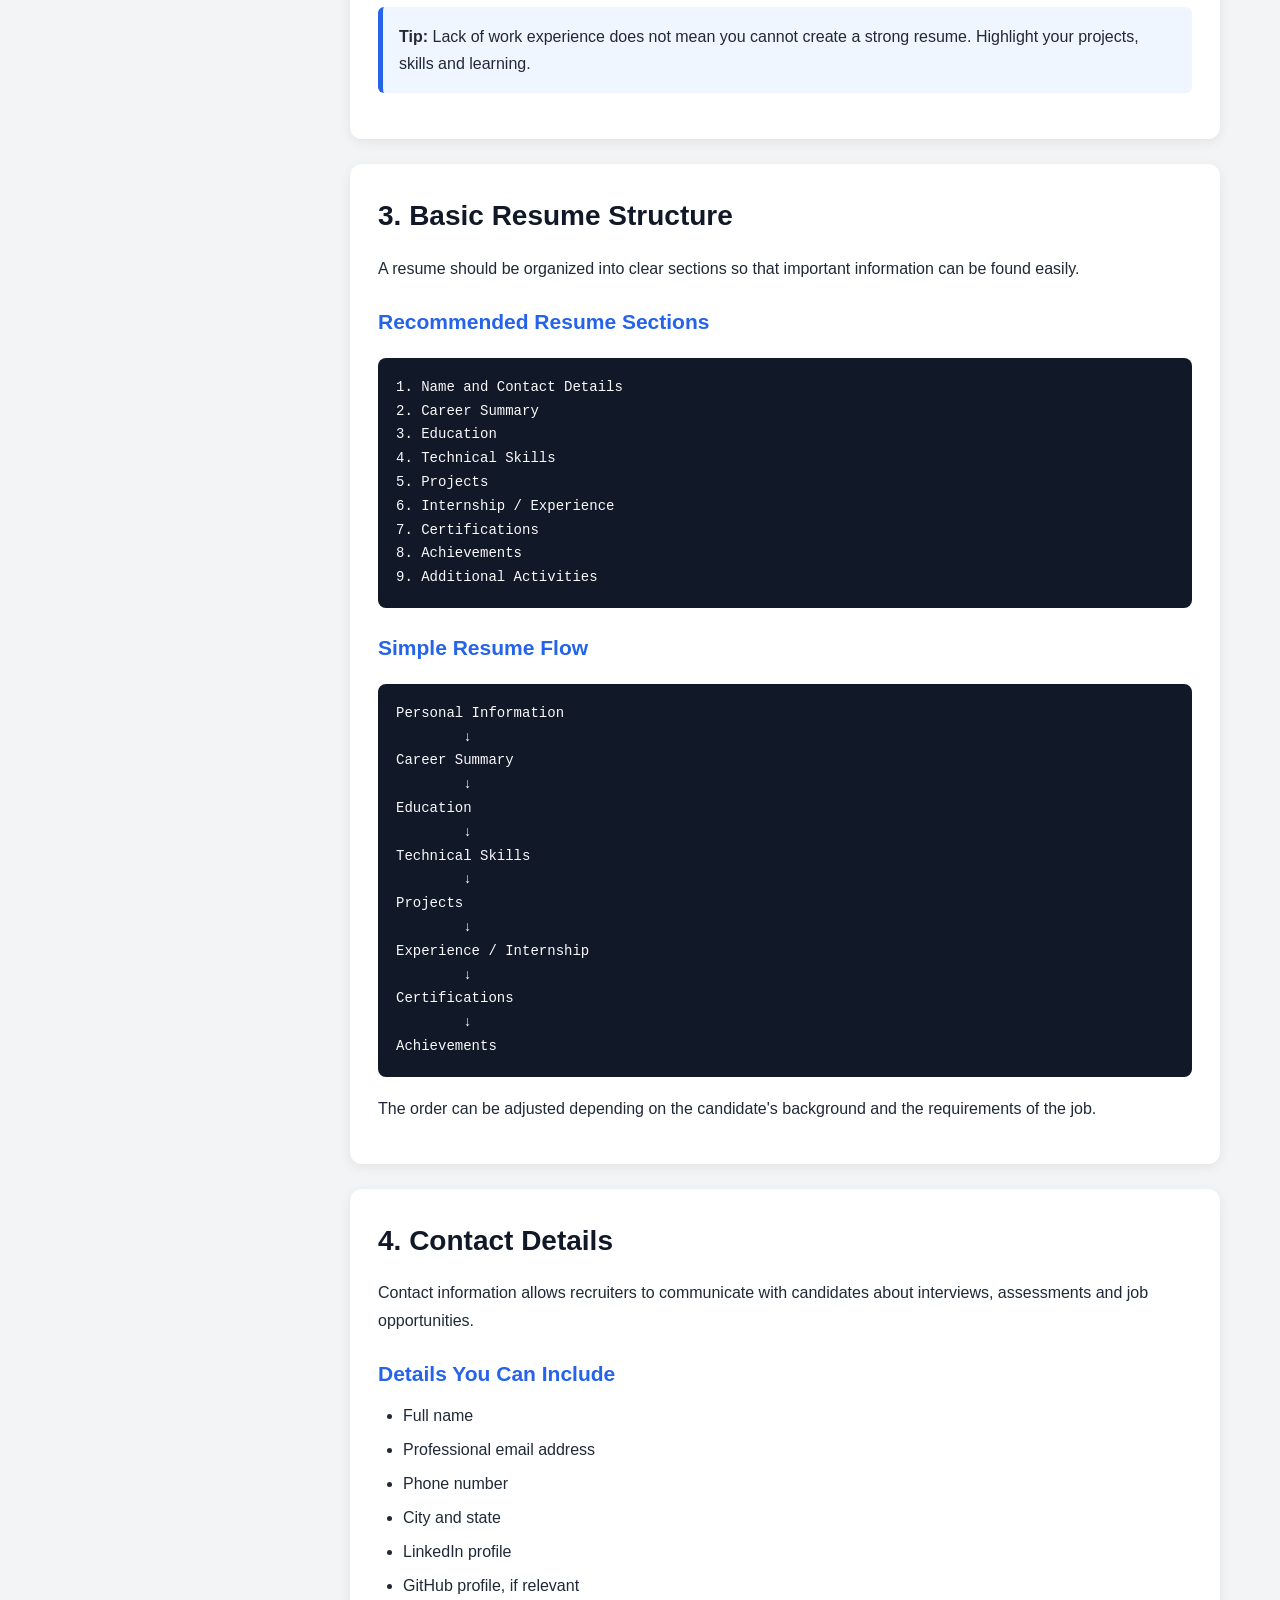
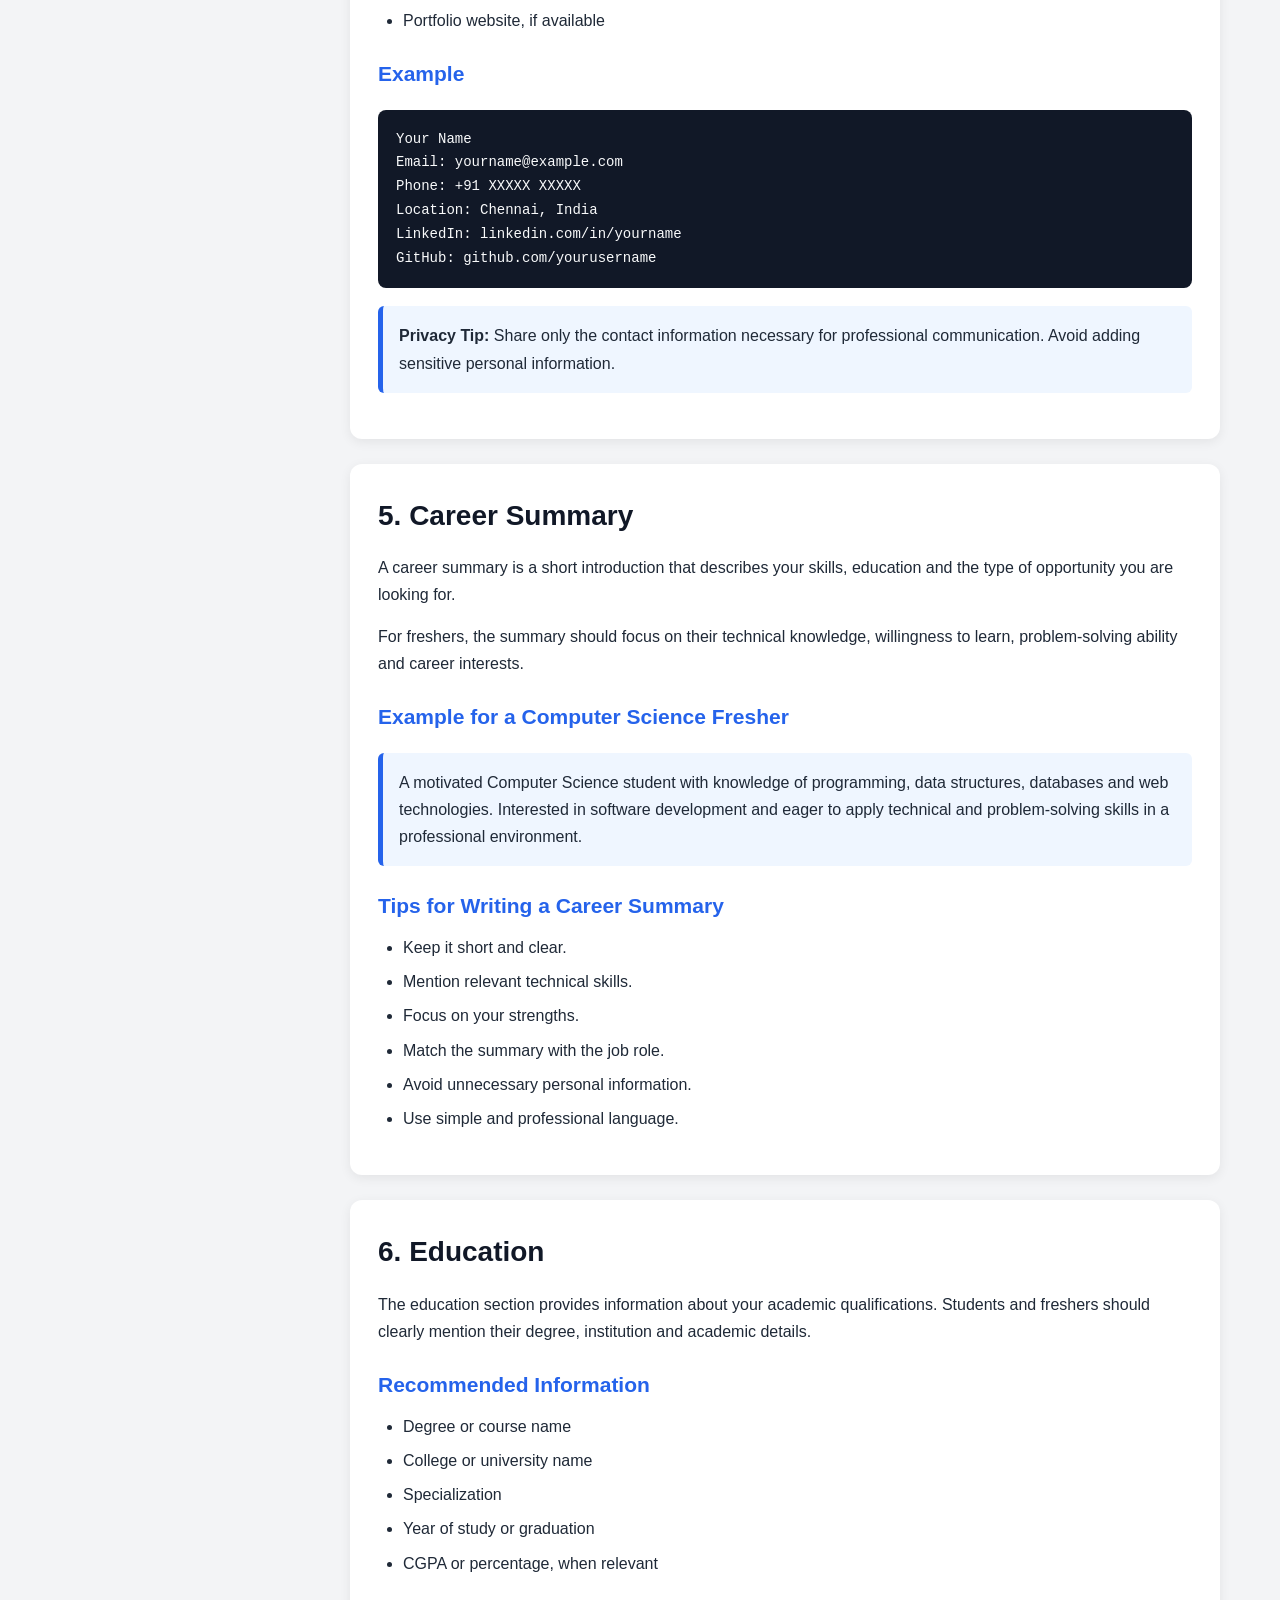
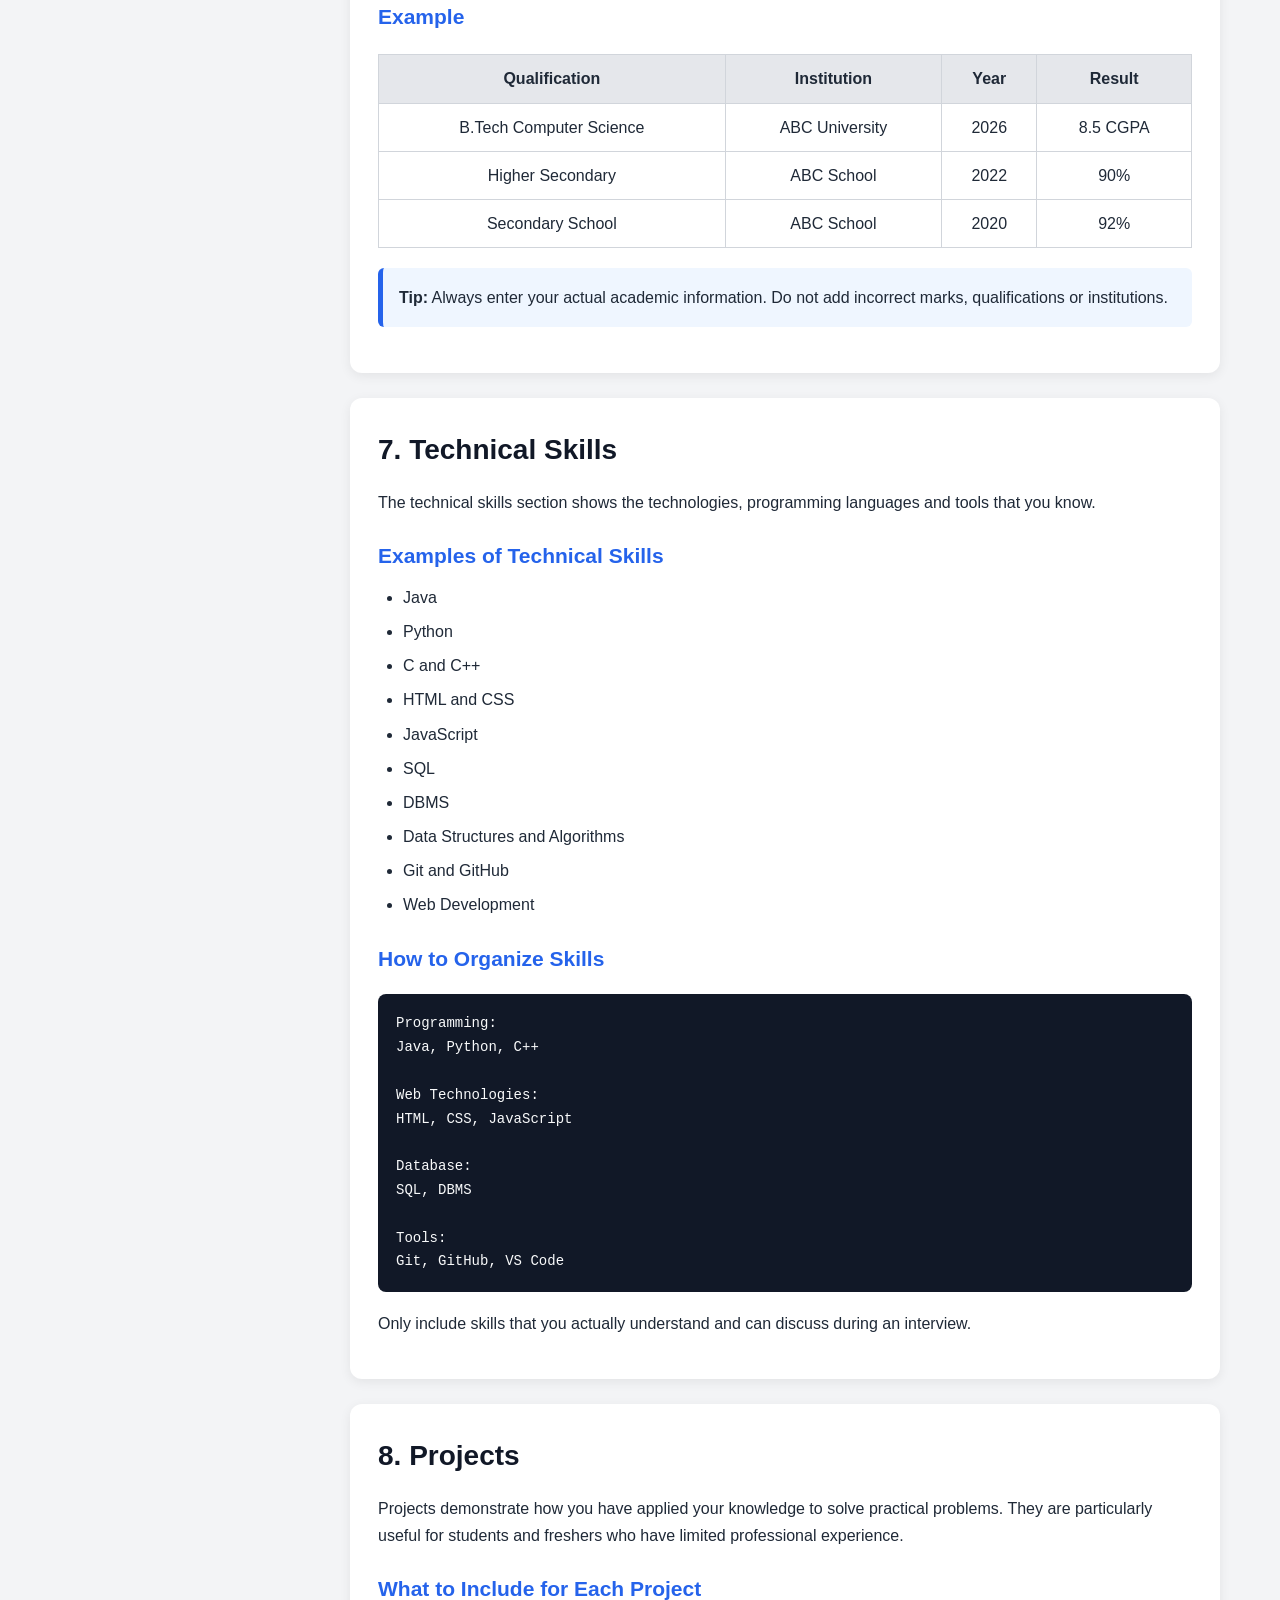
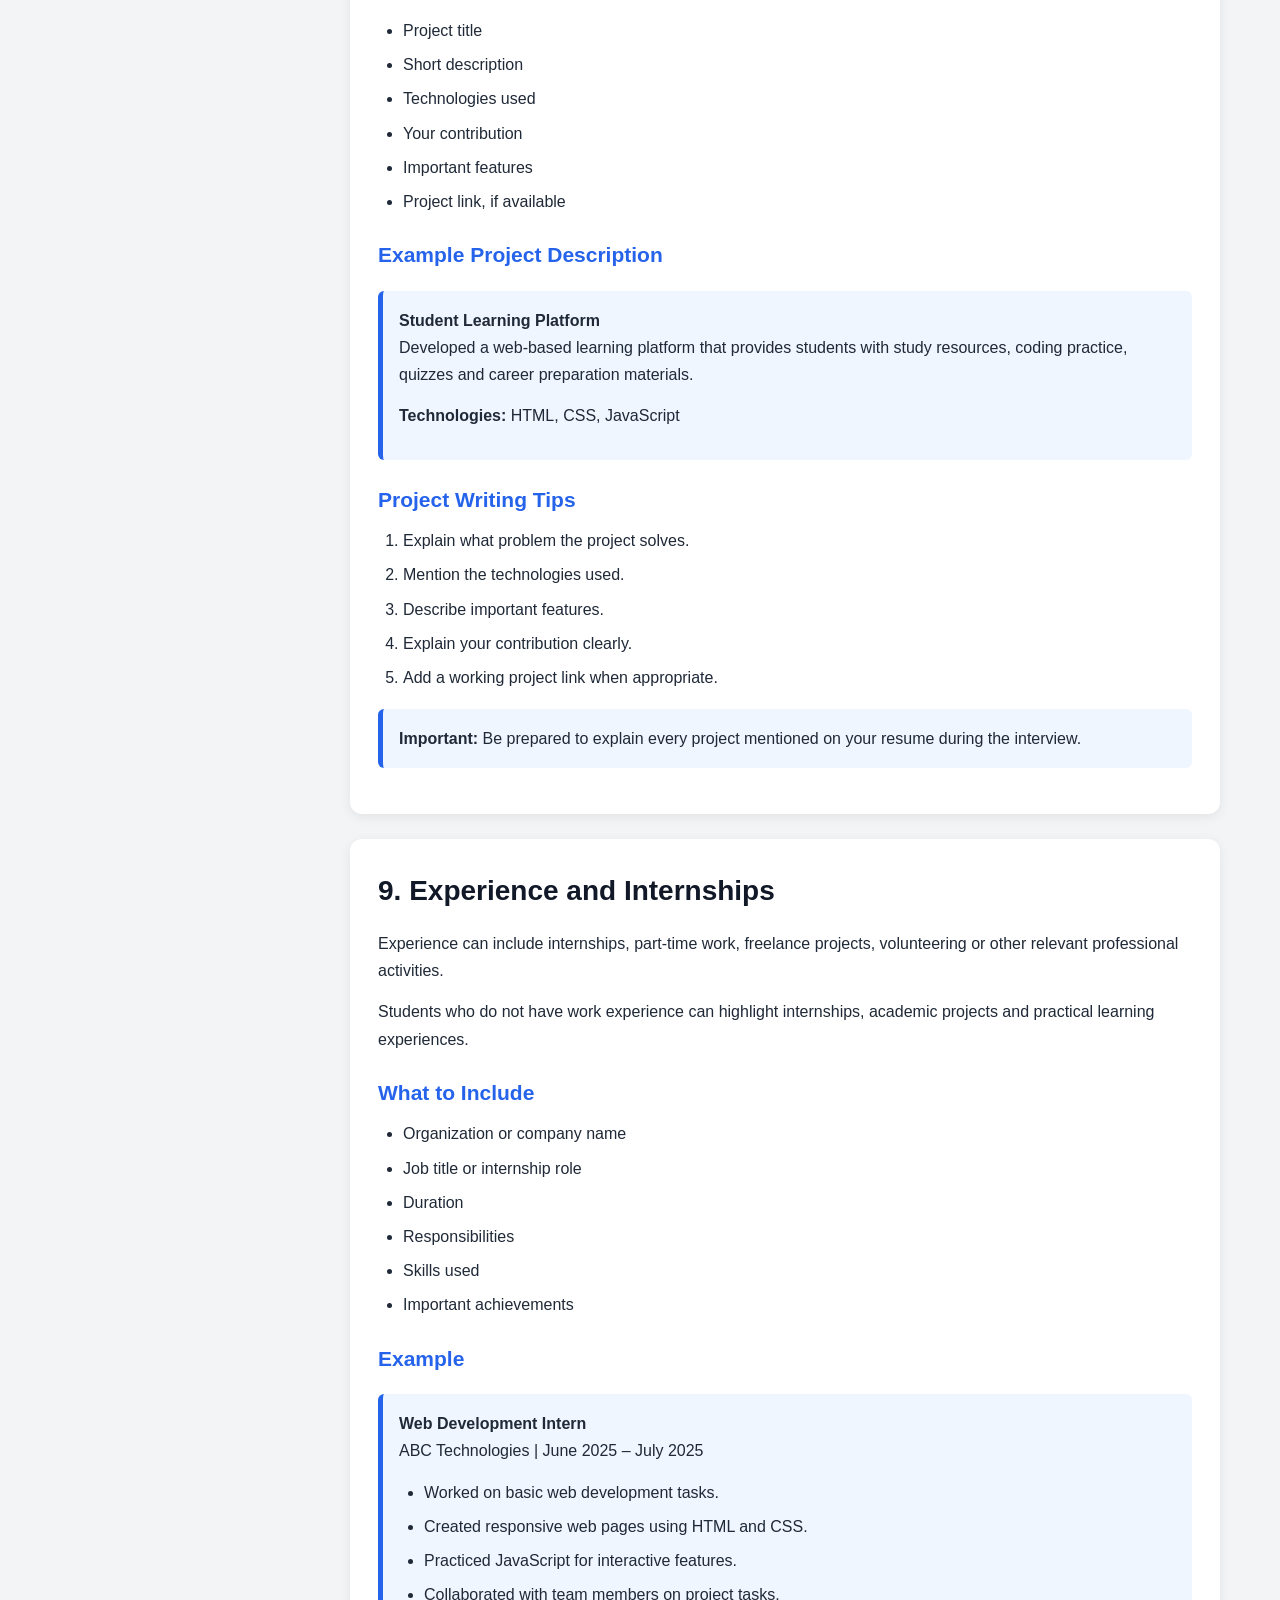
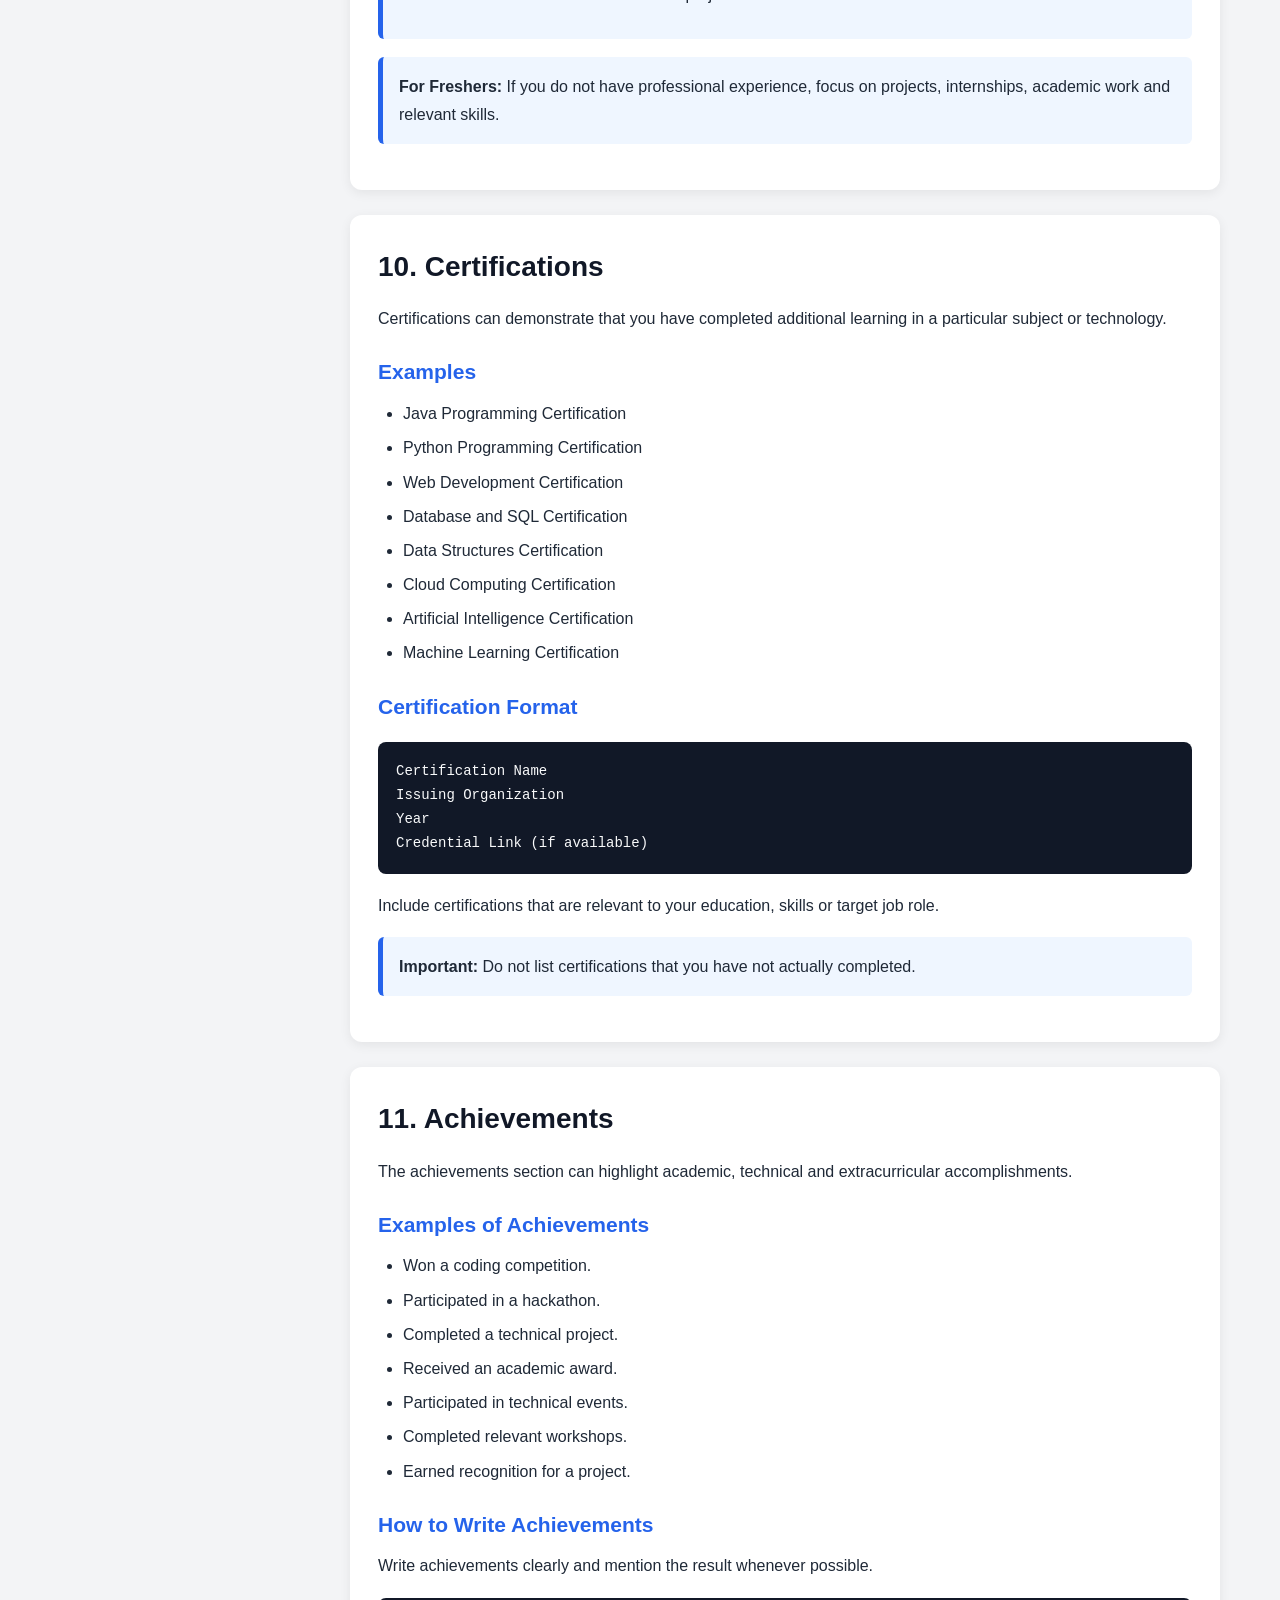
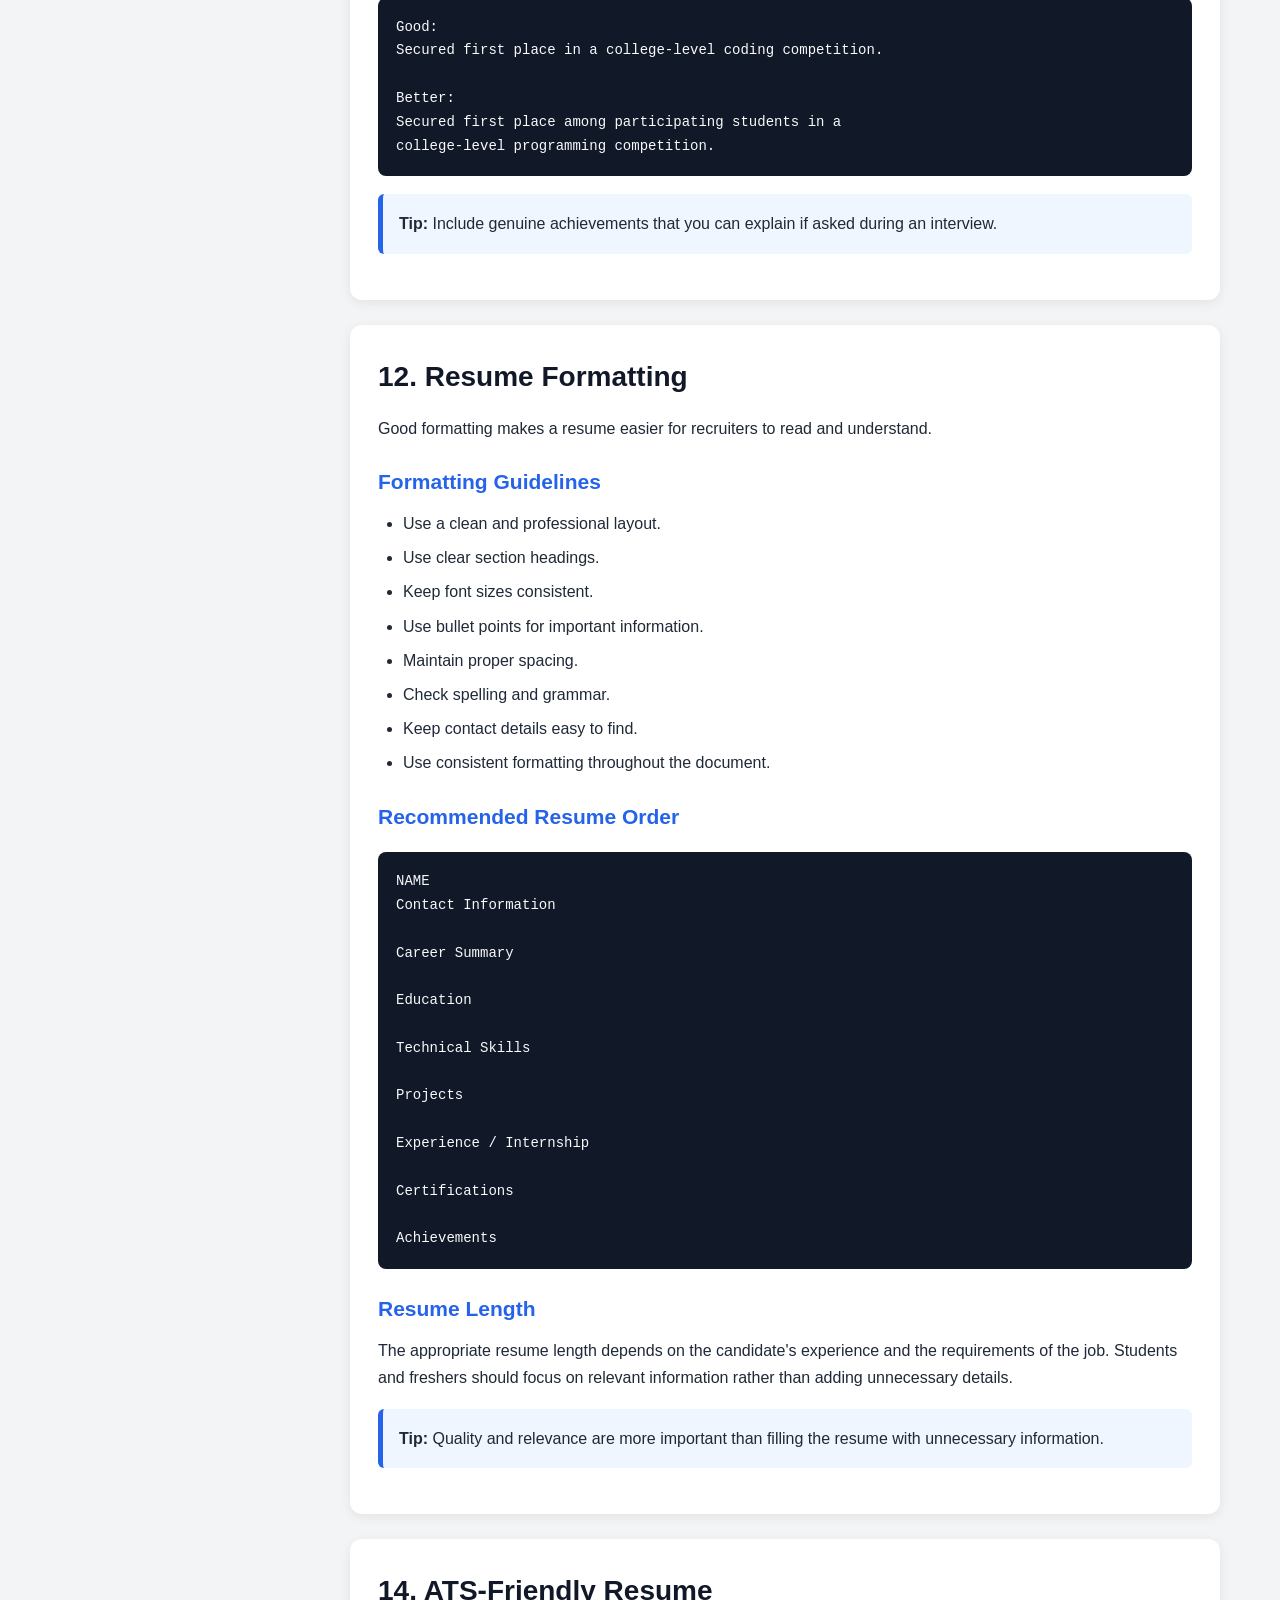
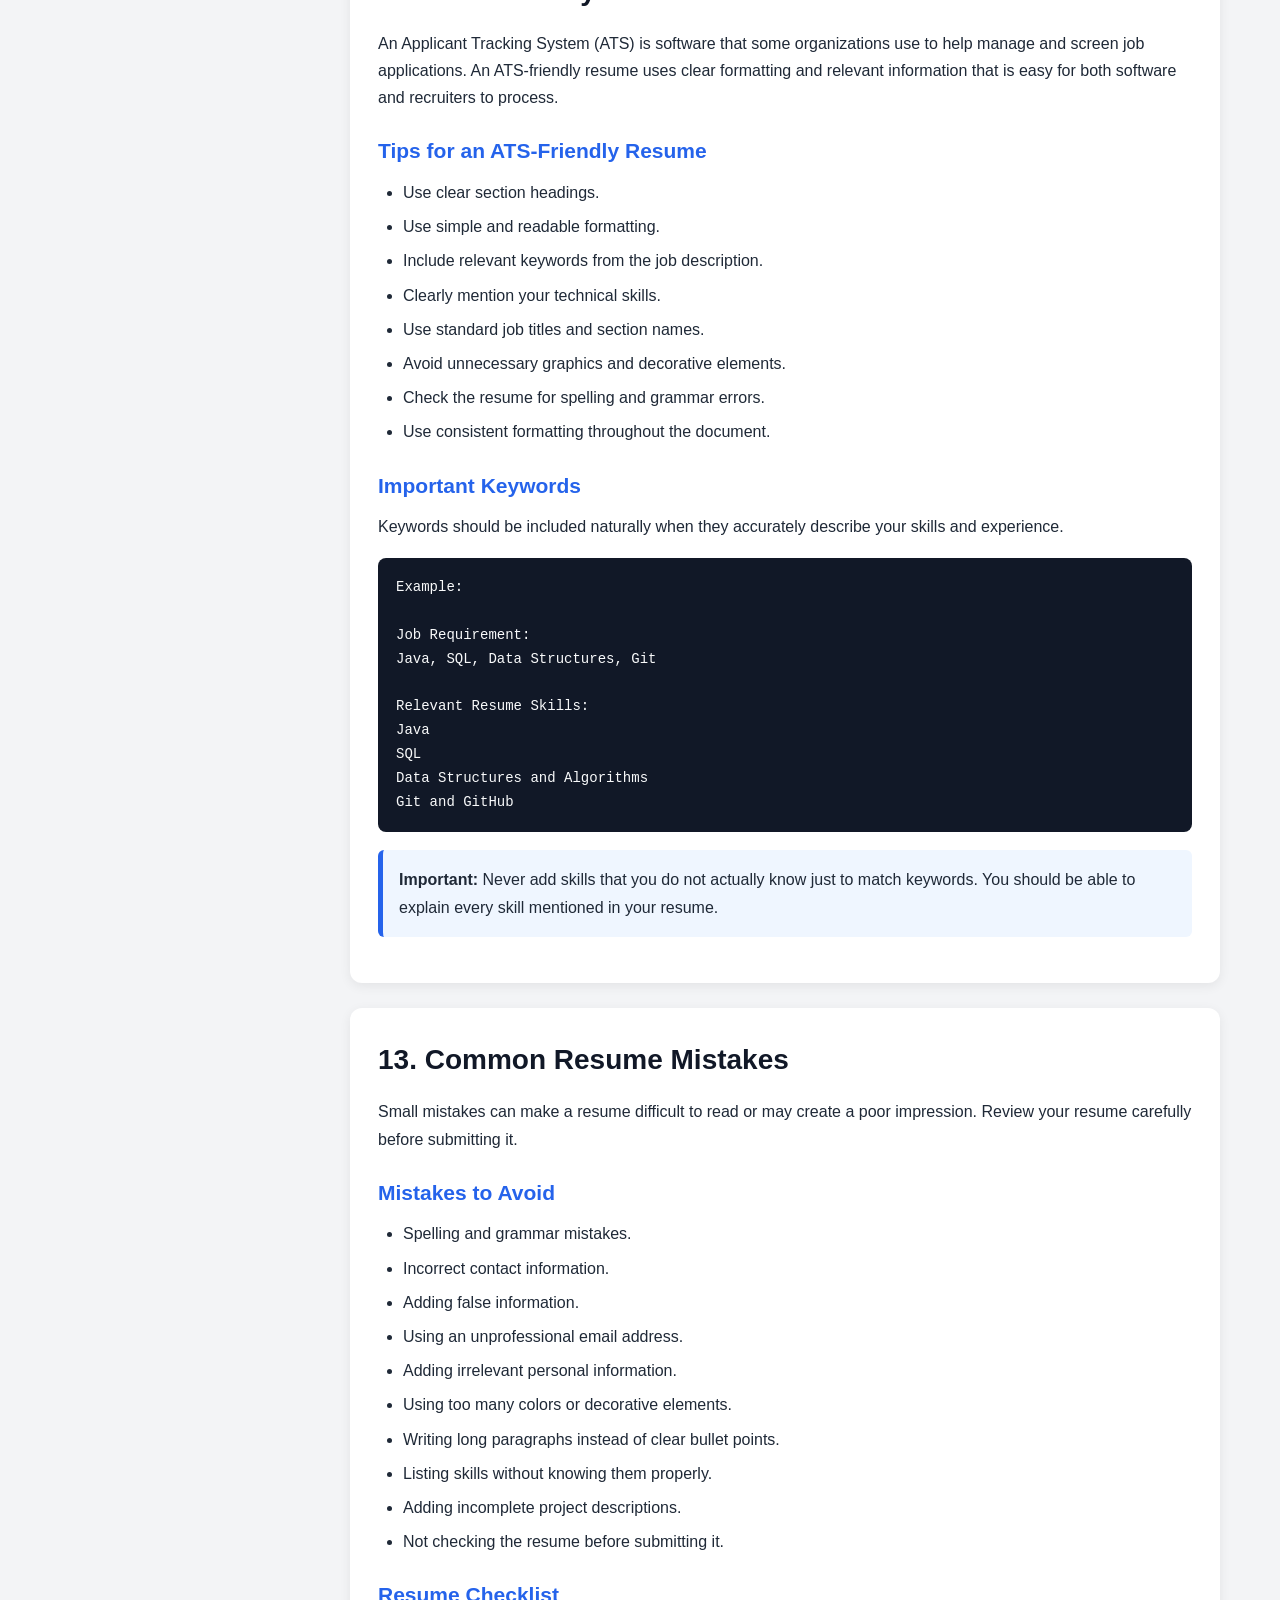
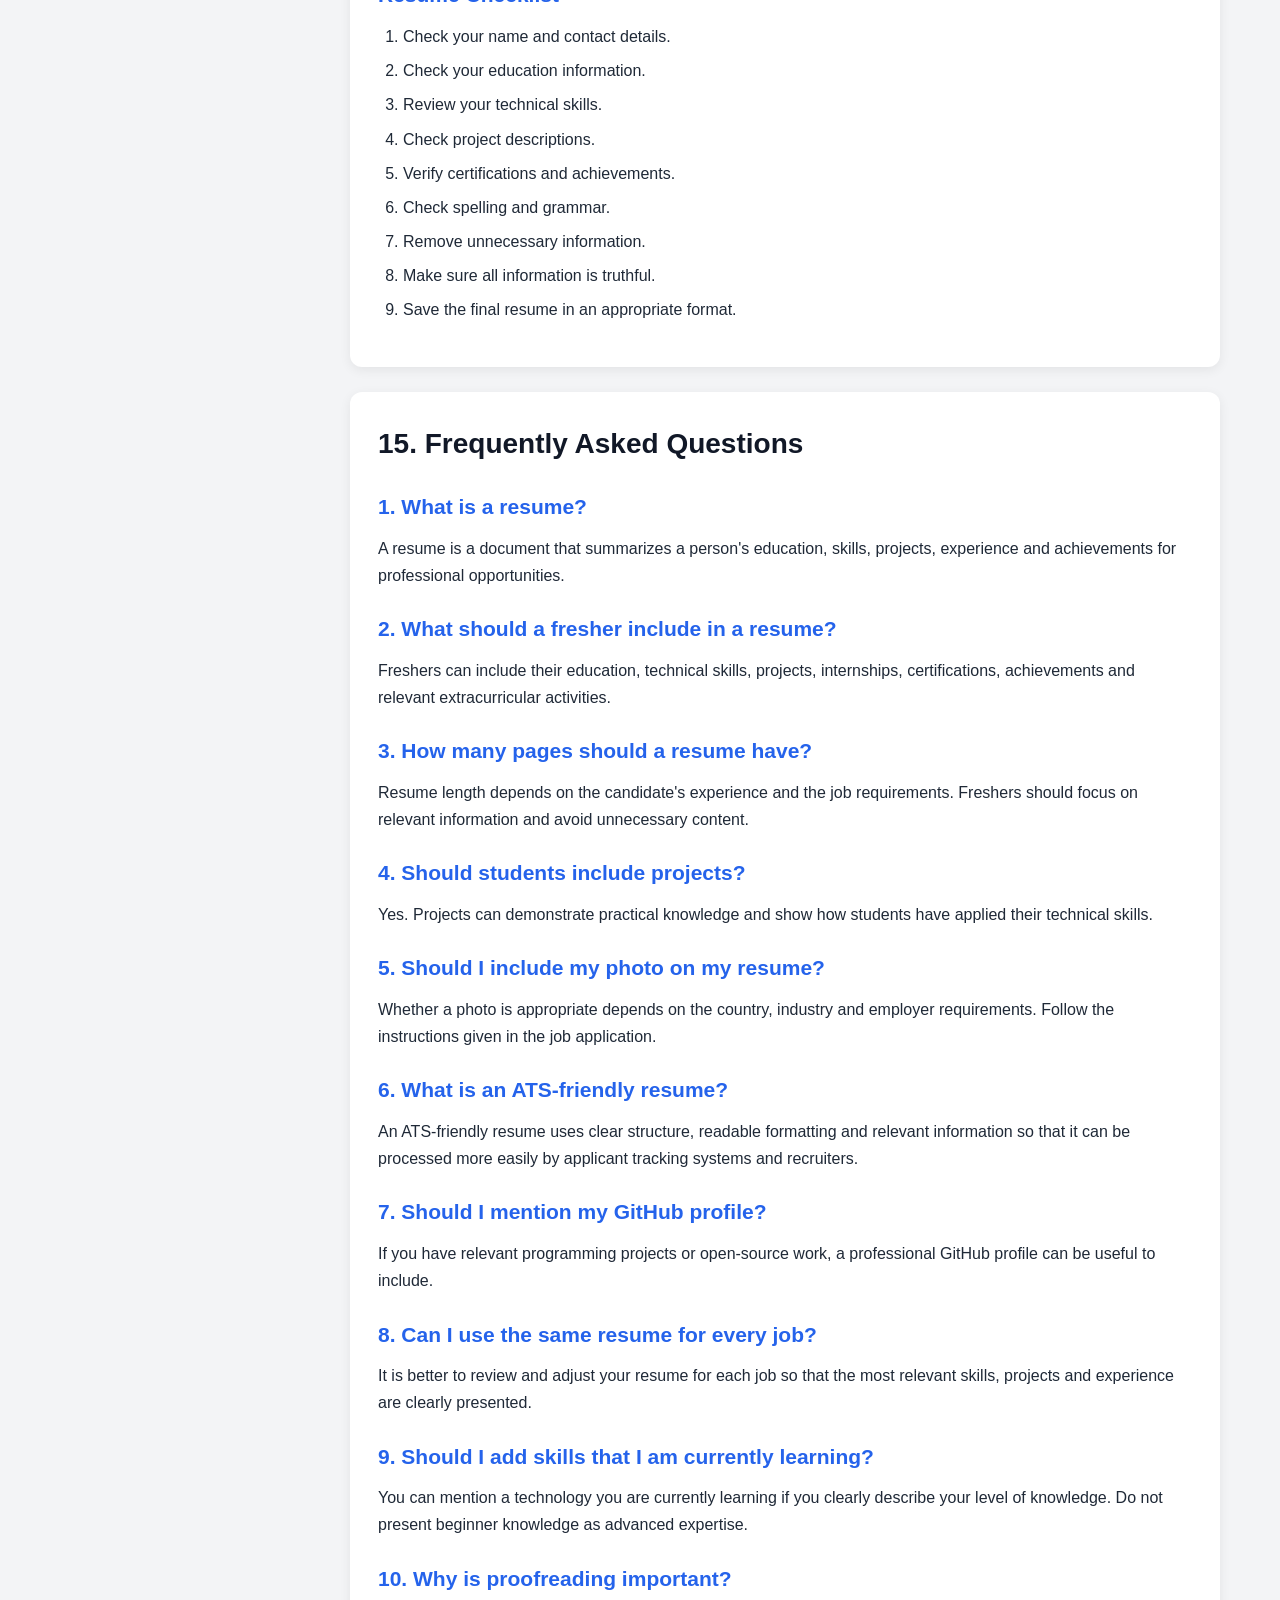
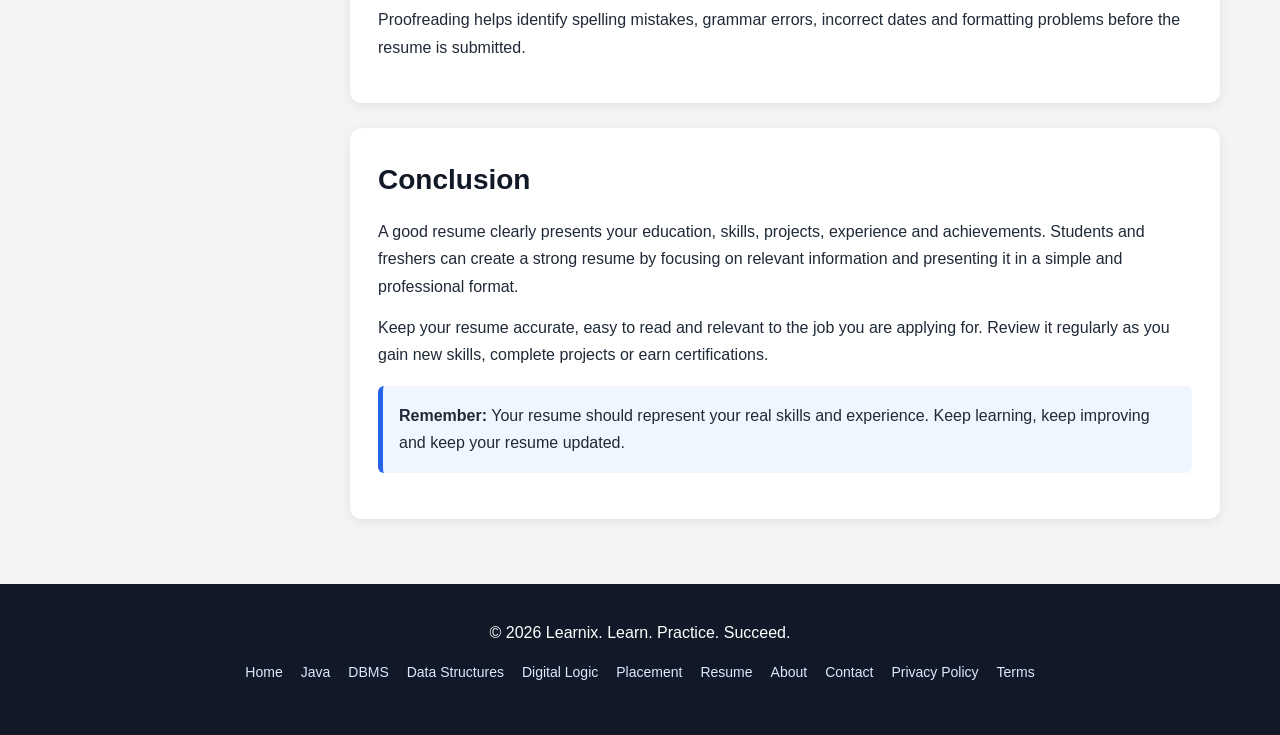
<file: resume.html>
<!DOCTYPE html>
<html lang="en">
<head>

  <meta charset="UTF-8">

  <meta name="viewport" content="width=device-width, initial-scale=1.0">

  <title>Resume Preparation: Complete Guide | Learnix</title>

  <meta
    name="description"
    content="Learn how to create a professional resume with simple guidance on resume sections, skills, projects, education, formatting and interview preparation."
  >

  <meta
    name="keywords"
    content="resume preparation, resume format, student resume, fresher resume, resume tips, job resume, professional resume"
  >

  <meta name="author" content="Learnix">


  <style>

    * {
      box-sizing: border-box;
      margin: 0;
      padding: 0;
    }

    body {
      font-family: Arial, Helvetica, sans-serif;
      background: #f3f4f6;
      color: #1f2937;
      line-height: 1.7;
    }


    /* HEADER */

    header {
      background: #111827;
      color: white;
      padding: 18px 5%;
      position: sticky;
      top: 0;
      z-index: 1000;
    }

    .nav-container {
      max-width: 1200px;
      margin: auto;
      display: flex;
      justify-content: space-between;
      align-items: center;
      gap: 20px;
    }

    .logo {
      font-size: 25px;
      font-weight: bold;
      color: white;
      text-decoration: none;
    }

    nav {
      display: flex;
      flex-wrap: wrap;
      gap: 15px;
    }

    nav a {
      color: white;
      text-decoration: none;
      font-size: 14px;
      padding: 6px 8px;
      border-radius: 5px;
    }

    nav a:hover {
      background: #374151;
    }


    /* HERO */

    .hero {
      background: linear-gradient(135deg, #2563eb, #4f46e5);
      color: white;
      text-align: center;
      padding: 70px 20px;
    }

    .hero h1 {
      font-size: 42px;
      margin-bottom: 15px;
    }

    .hero p {
      max-width: 800px;
      margin: auto;
      font-size: 18px;
    }


    /* PAGE LAYOUT */

    .page-container {
      max-width: 1200px;
      margin: 35px auto;
      padding: 0 20px;
      display: grid;
      grid-template-columns: 260px 1fr;
      gap: 30px;
    }


    /* SIDEBAR */

    .sidebar {
      background: white;
      padding: 22px;
      border-radius: 12px;
      height: fit-content;
      position: sticky;
      top: 90px;
      box-shadow: 0 3px 12px rgba(0, 0, 0, 0.08);
    }

    .sidebar h3 {
      margin-bottom: 15px;
      color: #111827;
    }

    .sidebar a {
      display: block;
      color: #374151;
      text-decoration: none;
      padding: 7px 0;
      font-size: 14px;
    }

    .sidebar a:hover {
      color: #2563eb;
    }


    /* CONTENT */

    .content-section {
      background: white;
      padding: 28px;
      margin-bottom: 25px;
      border-radius: 12px;
      box-shadow: 0 3px 12px rgba(0, 0, 0, 0.07);
    }

    .content-section h2 {
      color: #111827;
      margin-bottom: 15px;
      font-size: 28px;
    }

    .content-section h3 {
      color: #2563eb;
      margin-top: 22px;
      margin-bottom: 10px;
      font-size: 21px;
    }

    .content-section p {
      margin-bottom: 14px;
    }

    .content-section ul,
    .content-section ol {
      margin-left: 25px;
      margin-bottom: 15px;
    }

    .content-section li {
      margin-bottom: 7px;
    }


    /* INFO BOX */

    .info-box {
      background: #eff6ff;
      border-left: 5px solid #2563eb;
      padding: 16px;
      margin: 18px 0;
      border-radius: 6px;
    }


    /* CODE / EXAMPLE BOX */

    .code-box {
      background: #111827;
      color: #f9fafb;
      padding: 18px;
      border-radius: 8px;
      margin: 18px 0;
      overflow-x: auto;
      white-space: pre-wrap;
      font-family: "Courier New", monospace;
      font-size: 14px;
    }


    /* TABLE */

    table {
      width: 100%;
      border-collapse: collapse;
      margin: 20px 0;
      background: white;
    }

    th,
    td {
      border: 1px solid #d1d5db;
      padding: 10px;
      text-align: center;
    }

    th {
      background: #e5e7eb;
      font-weight: bold;
    }


    /* FOOTER */

    footer {
      background: #111827;
      color: white;
      padding: 35px 20px;
      margin-top: 40px;
      text-align: center;
    }

    .footer-links {
      margin: 15px 0;
      display: flex;
      justify-content: center;
      flex-wrap: wrap;
      gap: 18px;
    }

    .footer-links a {
      color: #dbeafe;
      text-decoration: none;
      font-size: 14px;
    }

    .footer-links a:hover {
      color: white;
      text-decoration: underline;
    }


    /* MOBILE */

    @media (max-width: 800px) {

      .nav-container {
        flex-direction: column;
      }

      nav {
        justify-content: center;
      }

      .hero h1 {
        font-size: 32px;
      }

      .page-container {
        grid-template-columns: 1fr;
      }

      .sidebar {
        position: static;
      }

      .content-section {
        padding: 20px;
      }

      table {
        display: block;
        overflow-x: auto;
        white-space: nowrap;
      }

    }

  </style>

</head>


<body>


  <!-- HEADER -->

  <header>

    <div class="nav-container">

      <a href="index.html" class="logo">
        Learnix
      </a>

      <nav>

        <a href="index.html">Home</a>

        <a href="java.html">Java</a>

        <a href="dbms.html">DBMS</a>

        <a href="data-structures.html">Data Structures</a>

        <a href="digital-logic.html">Digital Logic</a>

        <a href="placement.html">Placement</a>

        <a href="resume.html">Resume</a>

      </nav>

    </div>

  </header>


  <!-- HERO -->

  <section class="hero">

    <h1>Resume Preparation</h1>

    <p>
      Learn how to create a clear, professional and
      job-ready resume as a student or fresher.
    </p>

  </section>


  <!-- PAGE CONTAINER -->

  <div class="page-container">


    <!-- SIDEBAR -->

    <aside class="sidebar">

      <h3>Resume Topics</h3>

      <a href="#introduction">1. Introduction</a>

      <a href="#resume-importance">2. Importance of Resume</a>

      <a href="#resume-structure">3. Resume Structure</a>

      <a href="#contact-details">4. Contact Details</a>

      <a href="#career-summary">5. Career Summary</a>

      <a href="#education">6. Education</a>

      <a href="#skills">7. Technical Skills</a>

      <a href="#projects">8. Projects</a>

      <a href="#experience">9. Experience</a>

      <a href="#certifications">10. Certifications</a>

      <a href="#achievements">11. Achievements</a>

      <a href="#formatting">12. Resume Formatting</a>

      <a href="#mistakes">13. Common Mistakes</a>

      <a href="#ats">14. ATS-Friendly Resume</a>

      <a href="#faq">15. FAQ</a>

    </aside>


    <!-- MAIN CONTENT -->

    <main>
            <!-- INTRODUCTION -->

      <section class="content-section" id="introduction">

        <h2>1. Introduction to Resume Preparation</h2>

        <p>
          A resume is a document that presents a person's education,
          skills, projects, experience and achievements. It helps
          employers understand a candidate's qualifications and
          suitability for a job.
        </p>

        <p>
          For students and freshers, a resume is especially important
          because it provides an opportunity to highlight academic
          knowledge, technical skills, projects, certifications and
          other relevant activities.
        </p>

        <div class="info-box">
          <strong>Important:</strong>
          A good resume should be clear, accurate, simple and relevant
          to the job for which you are applying.
        </div>

        <h3>What a Resume Should Show</h3>

        <ul>
          <li>Who you are</li>
          <li>What you have studied</li>
          <li>What technical skills you have</li>
          <li>What projects you have completed</li>
          <li>What certifications you have earned</li>
          <li>What achievements you have</li>
          <li>What value you can bring to a company</li>
        </ul>

      </section>


      <!-- IMPORTANCE OF RESUME -->

      <section class="content-section" id="resume-importance">

        <h2>2. Importance of a Resume</h2>

        <p>
          A resume is often one of the first documents reviewed by a
          recruiter. A well-organized resume can make it easier for
          recruiters to understand a candidate's background.
        </p>

        <h3>Why Is a Resume Important?</h3>

        <ol>
          <li>It introduces you to the employer.</li>
          <li>It summarizes your education and skills.</li>
          <li>It highlights your projects and experience.</li>
          <li>It shows your certifications and achievements.</li>
          <li>It helps recruiters compare candidates.</li>
          <li>It provides topics for interview questions.</li>
        </ol>

        <h3>Resume for Students and Freshers</h3>

        <p>
          Students who do not have professional experience can focus
          on their education, academic projects, internships,
          technical skills, certifications, competitions and
          achievements.
        </p>

        <div class="info-box">
          <strong>Tip:</strong>
          Lack of work experience does not mean you cannot create a
          strong resume. Highlight your projects, skills and learning.
        </div>

      </section>


      <!-- RESUME STRUCTURE -->

      <section class="content-section" id="resume-structure">

        <h2>3. Basic Resume Structure</h2>

        <p>
          A resume should be organized into clear sections so that
          important information can be found easily.
        </p>

        <h3>Recommended Resume Sections</h3>

        <div class="code-box">1. Name and Contact Details
2. Career Summary
3. Education
4. Technical Skills
5. Projects
6. Internship / Experience
7. Certifications
8. Achievements
9. Additional Activities</div>

        <h3>Simple Resume Flow</h3>

        <div class="code-box">Personal Information
        ↓
Career Summary
        ↓
Education
        ↓
Technical Skills
        ↓
Projects
        ↓
Experience / Internship
        ↓
Certifications
        ↓
Achievements</div>

        <p>
          The order can be adjusted depending on the candidate's
          background and the requirements of the job.
        </p>

      </section>


      <!-- CONTACT DETAILS -->

      <section class="content-section" id="contact-details">

        <h2>4. Contact Details</h2>

        <p>
          Contact information allows recruiters to communicate with
          candidates about interviews, assessments and job opportunities.
        </p>

        <h3>Details You Can Include</h3>

        <ul>
          <li>Full name</li>
          <li>Professional email address</li>
          <li>Phone number</li>
          <li>City and state</li>
          <li>LinkedIn profile</li>
          <li>GitHub profile, if relevant</li>
          <li>Portfolio website, if available</li>
        </ul>

        <h3>Example</h3>

        <div class="code-box">Your Name
Email: yourname@example.com
Phone: +91 XXXXX XXXXX
Location: Chennai, India
LinkedIn: linkedin.com/in/yourname
GitHub: github.com/yourusername</div>

        <div class="info-box">
          <strong>Privacy Tip:</strong>
          Share only the contact information necessary for professional
          communication. Avoid adding sensitive personal information.
        </div>

      </section>
            <!-- CAREER SUMMARY -->

      <section class="content-section" id="career-summary">

        <h2>5. Career Summary</h2>

        <p>
          A career summary is a short introduction that describes
          your skills, education and the type of opportunity you are
          looking for.
        </p>

        <p>
          For freshers, the summary should focus on their technical
          knowledge, willingness to learn, problem-solving ability
          and career interests.
        </p>

        <h3>Example for a Computer Science Fresher</h3>

        <div class="info-box">
          A motivated Computer Science student with knowledge of
          programming, data structures, databases and web technologies.
          Interested in software development and eager to apply
          technical and problem-solving skills in a professional
          environment.
        </div>

        <h3>Tips for Writing a Career Summary</h3>

        <ul>
          <li>Keep it short and clear.</li>
          <li>Mention relevant technical skills.</li>
          <li>Focus on your strengths.</li>
          <li>Match the summary with the job role.</li>
          <li>Avoid unnecessary personal information.</li>
          <li>Use simple and professional language.</li>
        </ul>

      </section>


      <!-- EDUCATION -->

      <section class="content-section" id="education">

        <h2>6. Education</h2>

        <p>
          The education section provides information about your
          academic qualifications. Students and freshers should
          clearly mention their degree, institution and academic
          details.
        </p>

        <h3>Recommended Information</h3>

        <ul>
          <li>Degree or course name</li>
          <li>College or university name</li>
          <li>Specialization</li>
          <li>Year of study or graduation</li>
          <li>CGPA or percentage, when relevant</li>
        </ul>

        <h3>Example</h3>

        <table>

          <tr>
            <th>Qualification</th>
            <th>Institution</th>
            <th>Year</th>
            <th>Result</th>
          </tr>

          <tr>
            <td>B.Tech Computer Science</td>
            <td>ABC University</td>
            <td>2026</td>
            <td>8.5 CGPA</td>
          </tr>

          <tr>
            <td>Higher Secondary</td>
            <td>ABC School</td>
            <td>2022</td>
            <td>90%</td>
          </tr>

          <tr>
            <td>Secondary School</td>
            <td>ABC School</td>
            <td>2020</td>
            <td>92%</td>
          </tr>

        </table>

        <div class="info-box">
          <strong>Tip:</strong>
          Always enter your actual academic information. Do not
          add incorrect marks, qualifications or institutions.
        </div>

      </section>


      <!-- TECHNICAL SKILLS -->

      <section class="content-section" id="skills">

        <h2>7. Technical Skills</h2>

        <p>
          The technical skills section shows the technologies,
          programming languages and tools that you know.
        </p>

        <h3>Examples of Technical Skills</h3>

        <ul>
          <li>Java</li>
          <li>Python</li>
          <li>C and C++</li>
          <li>HTML and CSS</li>
          <li>JavaScript</li>
          <li>SQL</li>
          <li>DBMS</li>
          <li>Data Structures and Algorithms</li>
          <li>Git and GitHub</li>
          <li>Web Development</li>
        </ul>

        <h3>How to Organize Skills</h3>

        <div class="code-box">Programming:
Java, Python, C++

Web Technologies:
HTML, CSS, JavaScript

Database:
SQL, DBMS

Tools:
Git, GitHub, VS Code</div>

        <p>
          Only include skills that you actually understand and can
          discuss during an interview.
        </p>

      </section>


      <!-- PROJECTS -->

      <section class="content-section" id="projects">

        <h2>8. Projects</h2>

        <p>
          Projects demonstrate how you have applied your knowledge
          to solve practical problems. They are particularly useful
          for students and freshers who have limited professional
          experience.
        </p>

        <h3>What to Include for Each Project</h3>

        <ul>
          <li>Project title</li>
          <li>Short description</li>
          <li>Technologies used</li>
          <li>Your contribution</li>
          <li>Important features</li>
          <li>Project link, if available</li>
        </ul>

        <h3>Example Project Description</h3>

        <div class="info-box">

          <strong>Student Learning Platform</strong>

          <p>
            Developed a web-based learning platform that provides
            students with study resources, coding practice,
            quizzes and career preparation materials.
          </p>

          <p>
            <strong>Technologies:</strong>
            HTML, CSS, JavaScript
          </p>

        </div>

        <h3>Project Writing Tips</h3>

        <ol>
          <li>Explain what problem the project solves.</li>
          <li>Mention the technologies used.</li>
          <li>Describe important features.</li>
          <li>Explain your contribution clearly.</li>
          <li>Add a working project link when appropriate.</li>
        </ol>

        <div class="info-box">
          <strong>Important:</strong>
          Be prepared to explain every project mentioned on your
          resume during the interview.
        </div>

      </section>
            <!-- EXPERIENCE / INTERNSHIP -->

      <section class="content-section" id="experience">

        <h2>9. Experience and Internships</h2>

        <p>
          Experience can include internships, part-time work,
          freelance projects, volunteering or other relevant
          professional activities.
        </p>

        <p>
          Students who do not have work experience can highlight
          internships, academic projects and practical learning
          experiences.
        </p>

        <h3>What to Include</h3>

        <ul>
          <li>Organization or company name</li>
          <li>Job title or internship role</li>
          <li>Duration</li>
          <li>Responsibilities</li>
          <li>Skills used</li>
          <li>Important achievements</li>
        </ul>

        <h3>Example</h3>

        <div class="info-box">

          <strong>Web Development Intern</strong>

          <p>
            ABC Technologies | June 2025 – July 2025
          </p>

          <ul>
            <li>Worked on basic web development tasks.</li>
            <li>Created responsive web pages using HTML and CSS.</li>
            <li>Practiced JavaScript for interactive features.</li>
            <li>Collaborated with team members on project tasks.</li>
          </ul>

        </div>

        <div class="info-box">
          <strong>For Freshers:</strong>
          If you do not have professional experience, focus on
          projects, internships, academic work and relevant skills.
        </div>

      </section>


      <!-- CERTIFICATIONS -->

      <section class="content-section" id="certifications">

        <h2>10. Certifications</h2>

        <p>
          Certifications can demonstrate that you have completed
          additional learning in a particular subject or technology.
        </p>

        <h3>Examples</h3>

        <ul>
          <li>Java Programming Certification</li>
          <li>Python Programming Certification</li>
          <li>Web Development Certification</li>
          <li>Database and SQL Certification</li>
          <li>Data Structures Certification</li>
          <li>Cloud Computing Certification</li>
          <li>Artificial Intelligence Certification</li>
          <li>Machine Learning Certification</li>
        </ul>

        <h3>Certification Format</h3>

        <div class="code-box">Certification Name
Issuing Organization
Year
Credential Link (if available)</div>

        <p>
          Include certifications that are relevant to your education,
          skills or target job role.
        </p>

        <div class="info-box">
          <strong>Important:</strong>
          Do not list certifications that you have not actually
          completed.
        </div>

      </section>


      <!-- ACHIEVEMENTS -->

      <section class="content-section" id="achievements">

        <h2>11. Achievements</h2>

        <p>
          The achievements section can highlight academic,
          technical and extracurricular accomplishments.
        </p>

        <h3>Examples of Achievements</h3>

        <ul>
          <li>Won a coding competition.</li>
          <li>Participated in a hackathon.</li>
          <li>Completed a technical project.</li>
          <li>Received an academic award.</li>
          <li>Participated in technical events.</li>
          <li>Completed relevant workshops.</li>
          <li>Earned recognition for a project.</li>
        </ul>

        <h3>How to Write Achievements</h3>

        <p>
          Write achievements clearly and mention the result whenever
          possible.
        </p>

        <div class="code-box">Good:
Secured first place in a college-level coding competition.

Better:
Secured first place among participating students in a
college-level programming competition.</div>

        <div class="info-box">
          <strong>Tip:</strong>
          Include genuine achievements that you can explain if
          asked during an interview.
        </div>

      </section>


      <!-- RESUME FORMATTING -->

      <section class="content-section" id="formatting">

        <h2>12. Resume Formatting</h2>

        <p>
          Good formatting makes a resume easier for recruiters to
          read and understand.
        </p>

        <h3>Formatting Guidelines</h3>

        <ul>
          <li>Use a clean and professional layout.</li>
          <li>Use clear section headings.</li>
          <li>Keep font sizes consistent.</li>
          <li>Use bullet points for important information.</li>
          <li>Maintain proper spacing.</li>
          <li>Check spelling and grammar.</li>
          <li>Keep contact details easy to find.</li>
          <li>Use consistent formatting throughout the document.</li>
        </ul>

        <h3>Recommended Resume Order</h3>

        <div class="code-box">NAME
Contact Information

Career Summary

Education

Technical Skills

Projects

Experience / Internship

Certifications

Achievements</div>

        <h3>Resume Length</h3>

        <p>
          The appropriate resume length depends on the candidate's
          experience and the requirements of the job. Students and
          freshers should focus on relevant information rather than
          adding unnecessary details.
        </p>

        <div class="info-box">
          <strong>Tip:</strong>
          Quality and relevance are more important than filling the
          resume with unnecessary information.
        </div>

      </section>
            <!-- ATS-FRIENDLY RESUME -->

      <section class="content-section" id="ats">

        <h2>14. ATS-Friendly Resume</h2>

        <p>
          An Applicant Tracking System (ATS) is software that some
          organizations use to help manage and screen job applications.
          An ATS-friendly resume uses clear formatting and relevant
          information that is easy for both software and recruiters
          to process.
        </p>

        <h3>Tips for an ATS-Friendly Resume</h3>

        <ul>
          <li>Use clear section headings.</li>
          <li>Use simple and readable formatting.</li>
          <li>Include relevant keywords from the job description.</li>
          <li>Clearly mention your technical skills.</li>
          <li>Use standard job titles and section names.</li>
          <li>Avoid unnecessary graphics and decorative elements.</li>
          <li>Check the resume for spelling and grammar errors.</li>
          <li>Use consistent formatting throughout the document.</li>
        </ul>

        <h3>Important Keywords</h3>

        <p>
          Keywords should be included naturally when they accurately
          describe your skills and experience.
        </p>

        <div class="code-box">Example:

Job Requirement:
Java, SQL, Data Structures, Git

Relevant Resume Skills:
Java
SQL
Data Structures and Algorithms
Git and GitHub</div>

        <div class="info-box">
          <strong>Important:</strong>
          Never add skills that you do not actually know just to match
          keywords. You should be able to explain every skill mentioned
          in your resume.
        </div>

      </section>


      <!-- COMMON MISTAKES -->

      <section class="content-section" id="mistakes">

        <h2>13. Common Resume Mistakes</h2>

        <p>
          Small mistakes can make a resume difficult to read or may
          create a poor impression. Review your resume carefully before
          submitting it.
        </p>

        <h3>Mistakes to Avoid</h3>

        <ul>
          <li>Spelling and grammar mistakes.</li>
          <li>Incorrect contact information.</li>
          <li>Adding false information.</li>
          <li>Using an unprofessional email address.</li>
          <li>Adding irrelevant personal information.</li>
          <li>Using too many colors or decorative elements.</li>
          <li>Writing long paragraphs instead of clear bullet points.</li>
          <li>Listing skills without knowing them properly.</li>
          <li>Adding incomplete project descriptions.</li>
          <li>Not checking the resume before submitting it.</li>
        </ul>

        <h3>Resume Checklist</h3>

        <ol>
          <li>Check your name and contact details.</li>
          <li>Check your education information.</li>
          <li>Review your technical skills.</li>
          <li>Check project descriptions.</li>
          <li>Verify certifications and achievements.</li>
          <li>Check spelling and grammar.</li>
          <li>Remove unnecessary information.</li>
          <li>Make sure all information is truthful.</li>
          <li>Save the final resume in an appropriate format.</li>
        </ol>

      </section>


      <!-- FAQ -->

      <section class="content-section" id="faq">

        <h2>15. Frequently Asked Questions</h2>


        <h3>1. What is a resume?</h3>

        <p>
          A resume is a document that summarizes a person's education,
          skills, projects, experience and achievements for professional
          opportunities.
        </p>


        <h3>2. What should a fresher include in a resume?</h3>

        <p>
          Freshers can include their education, technical skills,
          projects, internships, certifications, achievements and
          relevant extracurricular activities.
        </p>


        <h3>3. How many pages should a resume have?</h3>

        <p>
          Resume length depends on the candidate's experience and the
          job requirements. Freshers should focus on relevant information
          and avoid unnecessary content.
        </p>


        <h3>4. Should students include projects?</h3>

        <p>
          Yes. Projects can demonstrate practical knowledge and show
          how students have applied their technical skills.
        </p>


        <h3>5. Should I include my photo on my resume?</h3>

        <p>
          Whether a photo is appropriate depends on the country,
          industry and employer requirements. Follow the instructions
          given in the job application.
        </p>


        <h3>6. What is an ATS-friendly resume?</h3>

        <p>
          An ATS-friendly resume uses clear structure, readable
          formatting and relevant information so that it can be
          processed more easily by applicant tracking systems and
          recruiters.
        </p>


        <h3>7. Should I mention my GitHub profile?</h3>

        <p>
          If you have relevant programming projects or open-source
          work, a professional GitHub profile can be useful to include.
        </p>


        <h3>8. Can I use the same resume for every job?</h3>

        <p>
          It is better to review and adjust your resume for each job
          so that the most relevant skills, projects and experience
          are clearly presented.
        </p>


        <h3>9. Should I add skills that I am currently learning?</h3>

        <p>
          You can mention a technology you are currently learning if
          you clearly describe your level of knowledge. Do not present
          beginner knowledge as advanced expertise.
        </p>


        <h3>10. Why is proofreading important?</h3>

        <p>
          Proofreading helps identify spelling mistakes, grammar errors,
          incorrect dates and formatting problems before the resume is
          submitted.
        </p>

      </section>


      <!-- CONCLUSION -->

      <section class="content-section">

        <h2>Conclusion</h2>

        <p>
          A good resume clearly presents your education, skills,
          projects, experience and achievements. Students and freshers
          can create a strong resume by focusing on relevant information
          and presenting it in a simple and professional format.
        </p>

        <p>
          Keep your resume accurate, easy to read and relevant to the
          job you are applying for. Review it regularly as you gain new
          skills, complete projects or earn certifications.
        </p>

        <div class="info-box">
          <strong>Remember:</strong>
          Your resume should represent your real skills and experience.
          Keep learning, keep improving and keep your resume updated.
        </div>

      </section>


    </main>

  </div>


  <!-- FOOTER -->

  <footer>

    <p>
      © 2026 Learnix. Learn. Practice. Succeed.
    </p>

    <div class="footer-links">

      <a href="index.html">Home</a>

      <a href="java.html">Java</a>

      <a href="dbms.html">DBMS</a>

      <a href="data-structures.html">Data Structures</a>

      <a href="digital-logic.html">Digital Logic</a>

      <a href="placement.html">Placement</a>

      <a href="resume.html">Resume</a>

      <a href="about.html">About</a>

      <a href="contact.html">Contact</a>

      <a href="privacy.html">Privacy Policy</a>

      <a href="terms.html">Terms</a>

    </div>

  </footer>


</body>
</html>
</file>
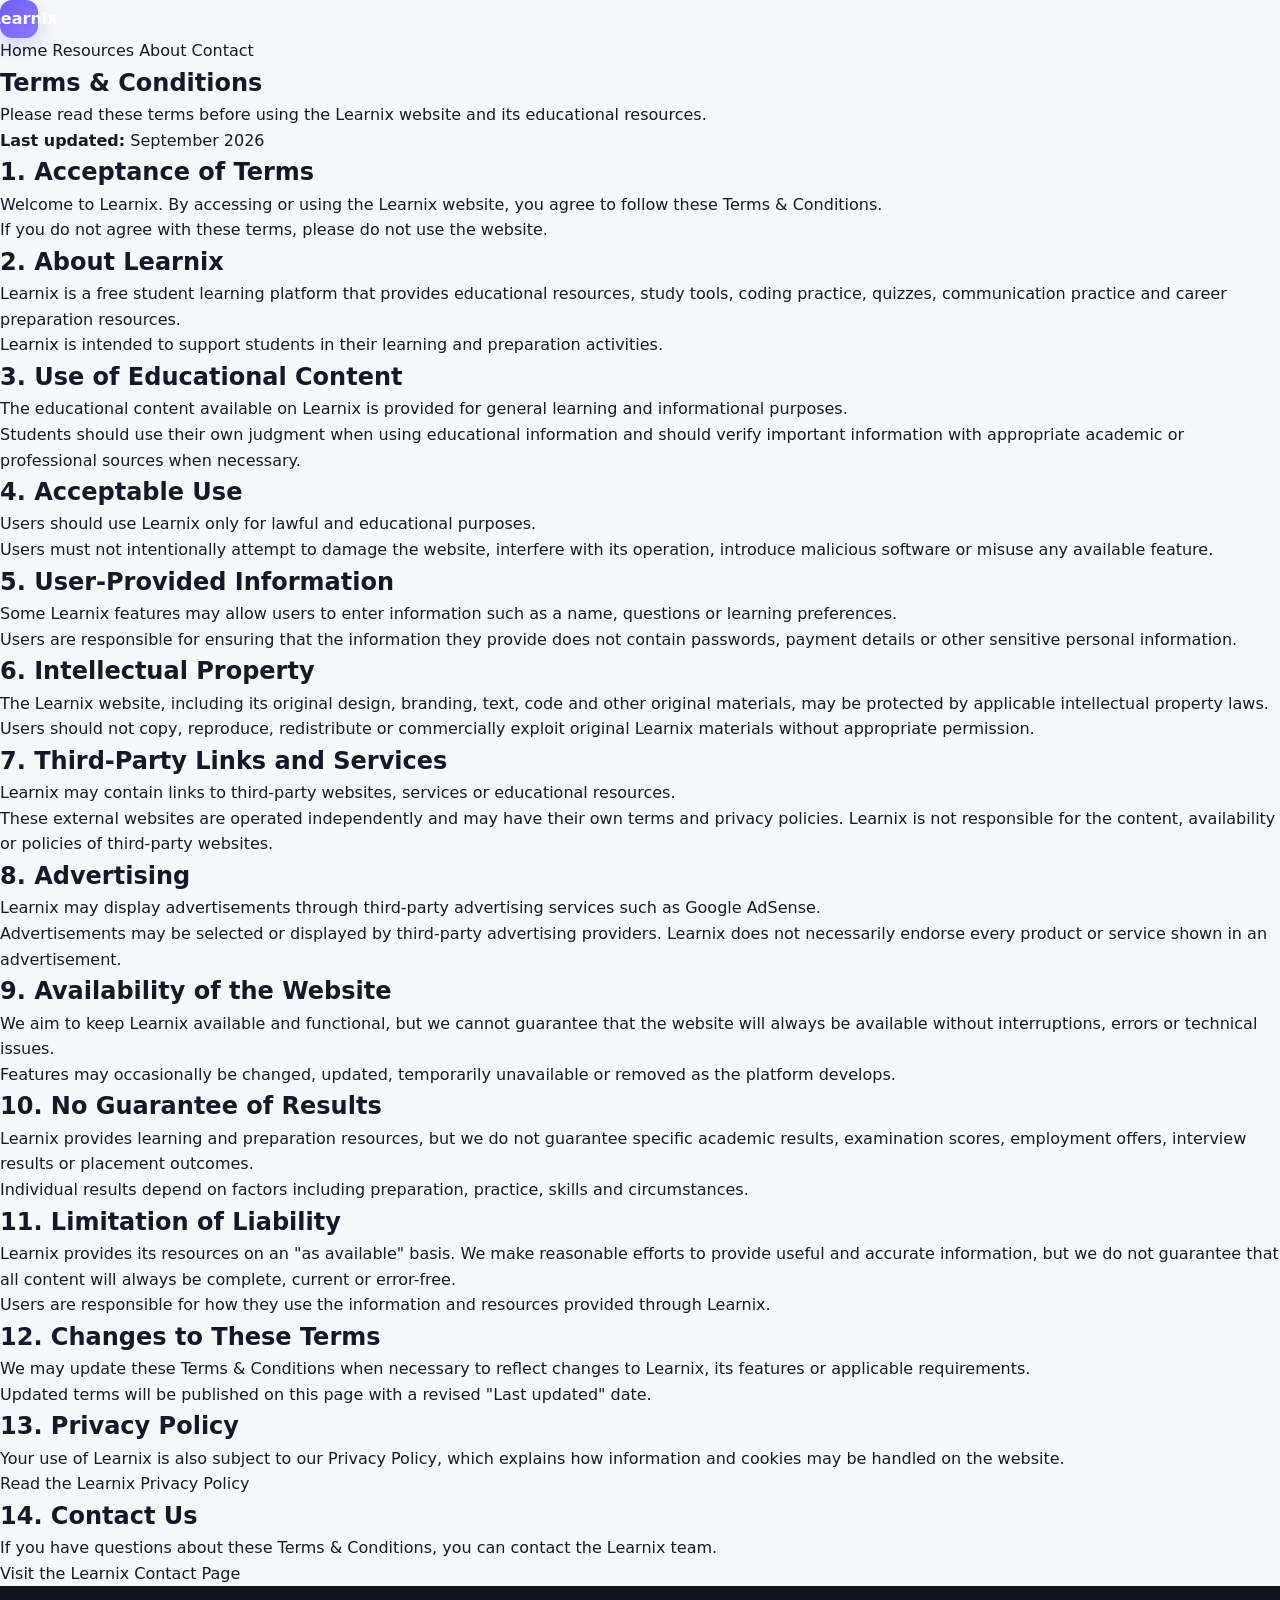
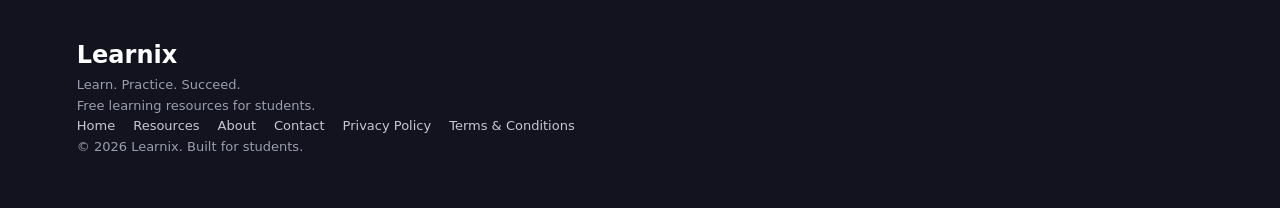
<file: terms.html>
<!DOCTYPE html>
<html lang="en">

<head>
    <meta charset="UTF-8">

    <meta name="viewport"
          content="width=device-width, initial-scale=1.0">

    <title>Terms & Conditions | Learnix</title>

    <meta name="description"
          content="Read the Terms and Conditions for using Learnix, a free student learning and educational resource platform.">

    <link rel="stylesheet" href="style.css">
</head>

<body>

<header class="site-header">

    <div class="container nav-container">

        <a href="index.html" class="logo">
            <span class="logo-icon">L</span>
            <span>Learnix</span>
        </a>

        <nav class="nav-links">

            <a href="index.html">Home</a>
            <a href="resources.html">Resources</a>
            <a href="about.html">About</a>
            <a href="contact.html">Contact</a>

        </nav>

    </div>

</header>


<main>

    <!-- PAGE HERO -->

    <section class="page-hero">

        <div class="container">

            <h1>Terms &amp; Conditions</h1>

            <p>
                Please read these terms before using the Learnix
                website and its educational resources.
            </p>

            <p>
                <strong>Last updated:</strong> September 2026
            </p>

        </div>

    </section>


    <!-- TERMS CONTENT -->

    <section class="content-section">

        <div class="container">

            <div class="content-card">

                <h2>1. Acceptance of Terms</h2>

                <p>
                    Welcome to Learnix. By accessing or using the
                    Learnix website, you agree to follow these Terms
                    &amp; Conditions.
                </p>

                <p>
                    If you do not agree with these terms, please do
                    not use the website.
                </p>


                <h2>2. About Learnix</h2>

                <p>
                    Learnix is a free student learning platform that
                    provides educational resources, study tools,
                    coding practice, quizzes, communication practice
                    and career preparation resources.
                </p>

                <p>
                    Learnix is intended to support students in their
                    learning and preparation activities.
                </p>


                <h2>3. Use of Educational Content</h2>

                <p>
                    The educational content available on Learnix is
                    provided for general learning and informational
                    purposes.
                </p>

                <p>
                    Students should use their own judgment when using
                    educational information and should verify
                    important information with appropriate academic
                    or professional sources when necessary.
                </p>


                <h2>4. Acceptable Use</h2>

                <p>
                    Users should use Learnix only for lawful and
                    educational purposes.
                </p>

                <p>
                    Users must not intentionally attempt to damage
                    the website, interfere with its operation,
                    introduce malicious software or misuse any
                    available feature.
                </p>


                <h2>5. User-Provided Information</h2>

                <p>
                    Some Learnix features may allow users to enter
                    information such as a name, questions or learning
                    preferences.
                </p>

                <p>
                    Users are responsible for ensuring that the
                    information they provide does not contain
                    passwords, payment details or other sensitive
                    personal information.
                </p>


                <h2>6. Intellectual Property</h2>

                <p>
                    The Learnix website, including its original
                    design, branding, text, code and other original
                    materials, may be protected by applicable
                    intellectual property laws.
                </p>

                <p>
                    Users should not copy, reproduce, redistribute
                    or commercially exploit original Learnix
                    materials without appropriate permission.
                </p>


                <h2>7. Third-Party Links and Services</h2>

                <p>
                    Learnix may contain links to third-party websites,
                    services or educational resources.
                </p>

                <p>
                    These external websites are operated independently
                    and may have their own terms and privacy policies.
                    Learnix is not responsible for the content,
                    availability or policies of third-party websites.
                </p>


                <h2>8. Advertising</h2>

                <p>
                    Learnix may display advertisements through
                    third-party advertising services such as Google
                    AdSense.
                </p>

                <p>
                    Advertisements may be selected or displayed by
                    third-party advertising providers. Learnix does
                    not necessarily endorse every product or service
                    shown in an advertisement.
                </p>


                <h2>9. Availability of the Website</h2>

                <p>
                    We aim to keep Learnix available and functional,
                    but we cannot guarantee that the website will
                    always be available without interruptions,
                    errors or technical issues.
                </p>

                <p>
                    Features may occasionally be changed, updated,
                    temporarily unavailable or removed as the
                    platform develops.
                </p>


                <h2>10. No Guarantee of Results</h2>

                <p>
                    Learnix provides learning and preparation
                    resources, but we do not guarantee specific
                    academic results, examination scores, employment
                    offers, interview results or placement outcomes.
                </p>

                <p>
                    Individual results depend on factors including
                    preparation, practice, skills and circumstances.
                </p>


                <h2>11. Limitation of Liability</h2>

                <p>
                    Learnix provides its resources on an
                    "as available" basis. We make reasonable efforts
                    to provide useful and accurate information, but
                    we do not guarantee that all content will always
                    be complete, current or error-free.
                </p>

                <p>
                    Users are responsible for how they use the
                    information and resources provided through
                    Learnix.
                </p>


                <h2>12. Changes to These Terms</h2>

                <p>
                    We may update these Terms &amp; Conditions when
                    necessary to reflect changes to Learnix,
                    its features or applicable requirements.
                </p>

                <p>
                    Updated terms will be published on this page with
                    a revised "Last updated" date.
                </p>


                <h2>13. Privacy Policy</h2>

                <p>
                    Your use of Learnix is also subject to our
                    Privacy Policy, which explains how information
                    and cookies may be handled on the website.
                </p>

                <p>
                    <a href="privacy.html">
                        Read the Learnix Privacy Policy
                    </a>
                </p>


                <h2>14. Contact Us</h2>

                <p>
                    If you have questions about these Terms &amp;
                    Conditions, you can contact the Learnix team.
                </p>

                <p>
                    <a href="contact.html">
                        Visit the Learnix Contact Page
                    </a>
                </p>

            </div>

        </div>

    </section>

</main>


<!-- FOOTER -->

<footer class="site-footer">

    <div class="container">

        <h2>Learnix</h2>

        <p>
            Learn. Practice. Succeed.
        </p>

        <p>
            Free learning resources for students.
        </p>

        <div class="footer-links">

            <a href="index.html">Home</a>
            <a href="resources.html">Resources</a>
            <a href="about.html">About</a>
            <a href="contact.html">Contact</a>
            <a href="privacy.html">Privacy Policy</a>
            <a href="terms.html">Terms &amp; Conditions</a>

        </div>

        <p>
            © 2026 Learnix. Built for students.
        </p>

    </div>

</footer>


</body>

</html>
</file>
<file: style.css>
/* =========================================================
   LEARNIX — ADVANCED STUDENT PLATFORM
   MAIN STYLESHEET
   ========================================================= */

:root {
  --primary: #6d5dfc;
  --primary-dark: #5748e8;
  --secondary: #8b7cff;

  --bg: #f7f8fc;
  --surface: #ffffff;
  --surface-2: #f0f1f8;

  --text: #171827;
  --muted: #66697d;
  --border: #e4e5ee;

  --success: #20a86b;
  --danger: #e05252;

  --shadow: 0 15px 45px rgba(30, 30, 60, 0.08);
  --shadow-hover: 0 20px 55px rgba(30, 30, 60, 0.14);

  --radius: 20px;
  --radius-small: 12px;

  --max-width: 1180px;
}


/* =========================================================
   RESET
   ========================================================= */

* {
  margin: 0;
  padding: 0;
  box-sizing: border-box;
}

html {
  scroll-behavior: smooth;
}

body {
  font-family:
    Inter,
    ui-sans-serif,
    system-ui,
    -apple-system,
    BlinkMacSystemFont,
    "Segoe UI",
    sans-serif;

  background: var(--bg);
  color: var(--text);
  line-height: 1.6;
  overflow-x: hidden;
}

button,
input,
textarea,
select {
  font: inherit;
}

button {
  cursor: pointer;
}

a {
  color: inherit;
  text-decoration: none;
}


/* =========================================================
   NAVBAR
   ========================================================= */

.navbar {
  width: 100%;
  height: 76px;

  display: flex;
  align-items: center;
  justify-content: space-between;

  padding: 0 5%;

  background: rgba(255, 255, 255, 0.92);

  border-bottom: 1px solid var(--border);

  position: sticky;
  top: 0;
  z-index: 1000;

  backdrop-filter: blur(15px);
}

.brand {
  display: inline-flex;
  align-items: center;
  gap: 10px;

  font-size: 21px;
  font-weight: 800;
}

.logo {
  width: 38px;
  height: 38px;

  display: inline-flex;
  align-items: center;
  justify-content: center;

  color: white;

  background: linear-gradient(
    135deg,
    var(--primary),
    var(--secondary)
  );

  border-radius: 12px;

  font-weight: 900;

  box-shadow: 0 8px 20px rgba(109, 93, 252, 0.25);
}

.navbar nav {
  display: flex;
  align-items: center;
  gap: 28px;
}

.navbar nav a {
  color: var(--muted);
  font-size: 14px;
  font-weight: 600;

  transition: 0.2s ease;
}

.navbar nav a:hover {
  color: var(--primary);
}

.nav-actions {
  display: flex;
  align-items: center;
  gap: 10px;
}

.theme-btn,
.nav-toggle {
  border: 0;
  background: transparent;

  width: 42px;
  height: 42px;

  border-radius: 12px;

  display: flex;
  align-items: center;
  justify-content: center;

  font-size: 19px;

  transition: 0.2s ease;
}

.theme-btn:hover,
.nav-toggle:hover {
  background: var(--surface-2);
}

.nav-toggle {
  display: none;
}


/* =========================================================
   BUTTONS
   ========================================================= */

button {
  border: 0;
}

.primary,
.secondary,
.login-btn {
  padding: 12px 20px;

  border-radius: 12px;

  font-weight: 700;

  transition:
    transform 0.2s ease,
    box-shadow 0.2s ease,
    background 0.2s ease;
}

.primary {
  color: white;

  background: linear-gradient(
    135deg,
    var(--primary),
    var(--secondary)
  );

  box-shadow: 0 10px 25px rgba(109, 93, 252, 0.2);
}

.primary:hover {
  transform: translateY(-2px);
  box-shadow: 0 15px 30px rgba(109, 93, 252, 0.3);
}

.secondary {
  background: var(--surface);
  color: var(--primary);

  border: 1px solid var(--border);
}

.secondary:hover {
  background: var(--surface-2);
  transform: translateY(-2px);
}

.login-btn {
  color: white;
  background: var(--primary);
}

.login-btn:hover {
  background: var(--primary-dark);
}

.full {
  width: 100%;
}


/* =========================================================
   HERO
   ========================================================= */

.hero {
  max-width: var(--max-width);

  min-height: 650px;

  margin: auto;

  padding:
    90px 25px
    70px;

  display: grid;

  grid-template-columns:
    1.1fr
    0.9fr;

  gap: 70px;

  align-items: center;
}

.hero-content {
  max-width: 650px;
}

.badge {
  display: inline-flex;

  padding: 8px 14px;

  margin-bottom: 20px;

  color: var(--primary);

  background: rgba(109, 93, 252, 0.09);

  border: 1px solid rgba(109, 93, 252, 0.14);

  border-radius: 999px;

  font-size: 13px;
  font-weight: 700;
}

.hero h1 {
  font-size: clamp(45px, 7vw, 76px);

  line-height: 1.03;

  letter-spacing: -3px;

  margin-bottom: 24px;
}

.hero h1 span {
  color: var(--primary);
}

.hero p {
  color: var(--muted);

  font-size: 18px;

  max-width: 620px;

  margin-bottom: 30px;
}

.hero-actions {
  display: flex;
  flex-wrap: wrap;
  gap: 12px;

  margin-bottom: 35px;
}

.mini-stats {
  display: flex;
  gap: 35px;
}

.mini-stats div {
  display: flex;
  flex-direction: column;
}

.mini-stats b {
  font-size: 25px;
}

.mini-stats span {
  color: var(--muted);
  font-size: 12px;
}


/* =========================================================
   HERO DASHBOARD CARD
   ========================================================= */

.hero-card {
  background: var(--surface);

  border: 1px solid var(--border);

  border-radius: 28px;

  padding: 25px;

  box-shadow: var(--shadow);

  animation: floatCard 4s ease-in-out infinite;
}

@keyframes floatCard {

  0%,
  100% {
    transform: translateY(0);
  }

  50% {
    transform: translateY(-8px);
  }
}

.dashboard-top {
  display: flex;
  justify-content: space-between;

  padding-bottom: 20px;

  border-bottom: 1px solid var(--border);

  font-weight: 800;
}

.online {
  color: var(--success);
  font-size: 12px;
}

.progress-box {
  display: flex;
  align-items: center;

  gap: 18px;

  padding: 25px 0;
}

.progress-box p {
  margin: 3px 0 0;

  color: var(--muted);

  font-size: 13px;
}

.progress-ring {
  width: 86px;
  height: 86px;

  display: flex;
  align-items: center;
  justify-content: center;

  flex-shrink: 0;

  border-radius: 50%;

  background:
    conic-gradient(
      var(--primary) 0deg,
      var(--primary) 0deg,
      #e9e9f2 0deg
    );

  position: relative;
}

.progress-ring::after {
  content: "";

  position: absolute;

  inset: 8px;

  background: var(--surface);

  border-radius: 50%;
}

.progress-ring span {
  position: relative;
  z-index: 2;

  font-weight: 800;
  font-size: 15px;
}

.quick-grid {
  display: grid;

  grid-template-columns: 1fr 1fr;

  gap: 12px;
}

.quick-grid button {
  min-height: 100px;

  display: flex;
  flex-direction: column;

  align-items: flex-start;
  justify-content: center;

  gap: 8px;

  padding: 16px;

  border: 1px solid var(--border);

  border-radius: 16px;

  background: var(--surface);

  color: var(--text);

  font-weight: 700;

  transition: 0.2s ease;
}

.quick-grid button:first-letter {
  font-size: 22px;
}

.quick-grid button:hover {
  transform: translateY(-3px);

  border-color: rgba(109, 93, 252, 0.35);

  box-shadow: var(--shadow);
}


/* =========================================================
   SECTIONS
   ========================================================= */

.section {
  max-width: var(--max-width);

  margin: auto;

  padding:
    95px 25px;
}

.section-heading {
  max-width: 720px;

  margin:
    0 auto
    45px;

  text-align: center;
}

.section-heading.left {
  margin-left: 0;
  text-align: left;
}

.eyebrow {
  display: inline-block;

  margin-bottom: 10px;

  color: var(--primary);

  font-size: 13px;

  font-weight: 800;

  text-transform: uppercase;

  letter-spacing: 1px;
}

.section-heading h2,
.about-content h2 {
  font-size: clamp(30px, 5vw, 46px);

  line-height: 1.1;

  letter-spacing: -1.5px;

  margin-bottom: 15px;
}

.section-heading p,
.about-content p {
  color: var(--muted);

  font-size: 16px;
}


/* =========================================================
   INTRO CARDS
   ========================================================= */

.three-cards {
  display: grid;

  grid-template-columns:
    repeat(3, 1fr);

  gap: 20px;
}

.category {
  padding: 30px;

  background: var(--surface);

  border: 1px solid var(--border);

  border-radius: var(--radius);

  box-shadow: var(--shadow);

  transition: 0.25s ease;
}

.category:hover {
  transform: translateY(-6px);
  box-shadow: var(--shadow-hover);
}

.category .icon {
  width: 55px;
  height: 55px;

  display: flex;
  align-items: center;
  justify-content: center;

  background: var(--surface-2);

  border-radius: 15px;

  font-size: 25px;

  margin-bottom: 18px;
}

.category h3 {
  margin-bottom: 10px;

  font-size: 22px;
}

.category p {
  color: var(--muted);

  font-size: 14px;

  margin-bottom: 20px;
}

.category button {
  color: var(--primary);

  background: transparent;

  font-weight: 800;
}


/* =========================================================
   FEATURE GRID
   ========================================================= */

.feature-grid {
  display: grid;

  grid-template-columns:
    repeat(4, 1fr);

  gap: 18px;
}

.feature {
  padding: 25px;

  background: var(--surface);

  border: 1px solid var(--border);

  border-radius: var(--radius);

  transition: 0.25s ease;
}

.feature:hover {
  transform: translateY(-5px);

  box-shadow: var(--shadow-hover);

  border-color: rgba(109, 93, 252, 0.25);
}

.feature > span {
  display: block;

  font-size: 30px;

  margin-bottom: 15px;
}

.feature h3 {
  font-size: 18px;

  margin-bottom: 8px;
}

.feature p {
  color: var(--muted);

  font-size: 13px;

  margin-bottom: 20px;
}

.feature button,
.resource-card button,
.tool-card button {
  color: var(--primary);

  background: transparent;

  font-weight: 800;
}


/* =========================================================
   DARK SECTION
   ========================================================= */

.dark-section {
  max-width: none;

  padding-left: max(25px, calc((100% - var(--max-width)) / 2));
  padding-right: max(25px, calc((100% - var(--max-width)) / 2));

  background: #171827;

  color: white;
}

.dark-section .section-heading p {
  color: #b7b8c7;
}

.dark-section .eyebrow {
  color: #a79cff;
}

.dark-card {
  background: #222336;

  border-color: #33354c;
}

.dark-card p {
  color: #b7b8c7;
}

.dark-card button {
  color: #b3aaff;
}


/* =========================================================
   RESOURCE SECTION
   ========================================================= */

.resources-section {
  background: var(--bg);
}

.resource-grid {
  display: grid;

  grid-template-columns:
    repeat(3, 1fr);

  gap: 20px;
}

.resource-card {
  padding: 28px;

  background: var(--surface);

  border: 1px solid var(--border);

  border-radius: var(--radius);

  box-shadow: var(--shadow);

  transition: 0.25s ease;
}

.resource-card:hover {
  transform: translateY(-6px);

  box-shadow: var(--shadow-hover);

  border-color: rgba(109, 93, 252, 0.3);
}

.resource-icon {
  width: 58px;
  height: 58px;

  display: flex;
  align-items: center;
  justify-content: center;

  border-radius: 16px;

  background: rgba(109, 93, 252, 0.1);

  font-size: 27px;

  margin-bottom: 18px;
}

.resource-card h3 {
  font-size: 21px;

  margin-bottom: 9px;
}

.resource-card p {
  color: var(--muted);

  font-size: 14px;

  margin-bottom: 20px;
}


/* =========================================================
   TOOLS
   ========================================================= */

.tool-grid {
  display: grid;

  grid-template-columns:
    repeat(4, 1fr);

  gap: 18px;
}

.tool-card {
  padding: 25px;

  background: var(--surface);

  border: 1px solid var(--border);

  border-radius: var(--radius);

  transition: 0.25s ease;
}

.tool-card:hover {
  transform: translateY(-5px);

  box-shadow: var(--shadow-hover);
}

.tool-card > span {
  font-size: 30px;

  display: block;

  margin-bottom: 12px;
}

.tool-card h3 {
  margin-bottom: 7px;
}

.tool-card p {
  color: var(--muted);

  font-size: 13px;

  margin-bottom: 18px;
}


/* =========================================================
   QUIZ
   ========================================================= */

.quiz-section {
  background:
    linear-gradient(
      135deg,
      rgba(109, 93, 252, 0.08),
      transparent
    );
}

.quiz-card {
  max-width: 900px;

  margin: auto;

  padding: 35px;

  display: flex;

  align-items: center;

  justify-content: space-between;

  gap: 30px;

  background: var(--surface);

  border: 1px solid var(--border);

  border-radius: 25px;

  box-shadow: var(--shadow);
}

.quiz-info {
  display: flex;

  align-items: center;

  gap: 20px;
}

.quiz-info > span {
  width: 60px;
  height: 60px;

  display: flex;
  align-items: center;
  justify-content: center;

  background: rgba(109, 93, 252, 0.1);

  border-radius: 16px;

  font-size: 28px;
}

.quiz-info p {
  color: var(--muted);

  font-size: 14px;
}


/* =========================================================
   ABOUT
   ========================================================= */

.about-section {
  display: flex;

  justify-content: center;
}

.about-content {
  max-width: 850px;

  padding: 50px;

  background: var(--surface);

  border: 1px solid var(--border);

  border-radius: 25px;

  box-shadow: var(--shadow);
}

.about-content p {
  margin-bottom: 16px;
}


/* =========================================================
   CTA
   ========================================================= */

.cta {
  max-width: var(--max-width);

  margin:
    30px auto
    80px;

  padding: 55px;

  display: flex;

  align-items: center;

  justify-content: space-between;

  gap: 30px;

  color: white;

  background:
    linear-gradient(
      135deg,
      #6254eb,
      #8c7fff
    );

  border-radius: 30px;

  box-shadow: 0 20px 50px rgba(109, 93, 252, 0.25);
}

.cta .eyebrow {
  color: rgba(255, 255, 255, 0.8);
}

.cta h2 {
  font-size: clamp(27px, 4vw, 40px);

  line-height: 1.1;

  margin-bottom: 10px;
}

.cta p {
  color: rgba(255, 255, 255, 0.82);
}

.primary.light {
  color: var(--primary);

  background: white;

  box-shadow: none;
}

.primary.light:hover {
  background: #f5f5ff;
}


/* =========================================================
   FOOTER
   ========================================================= */

footer {
  padding: 50px 6%;

  display: grid;

  grid-template-columns:
    1fr
    auto
    auto;

  gap: 40px;

  align-items: center;

  background: #12131f;

  color: white;
}

footer .brand {
  margin-bottom: 10px;
}

footer p {
  color: #9c9daf;

  font-size: 13px;
}

.footer-links {
  display: flex;

  flex-wrap: wrap;

  gap: 18px;
}

.footer-links a {
  color: #c7c8d4;

  font-size: 13px;

  transition: 0.2s ease;
}

.footer-links a:hover {
  color: white;
}

.copyright {
  text-align: right;
}


/* =========================================================
   MODAL
   ========================================================= */

.modal {
  position: fixed;

  inset: 0;

  z-index: 3000;

  display: none;

  align-items: center;
  justify-content: center;

  padding: 20px;

  background: rgba(10, 10, 20, 0.68);

  backdrop-filter: blur(7px);
}

.modal.show,
.modal.active {
  display: flex;
}
.modal.active {
  opacity: 1;
  visibility: visible;
}

.modal-box {
  width: min(600px, 100%);

  max-height: 88vh;

  overflow-y: auto;

  padding: 35px;

  position: relative;

  background: var(--surface);

  color: var(--text);

  border-radius: 25px;

  box-shadow: 0 30px 80px rgba(0, 0, 0, 0.25);

  animation: modalIn 0.25s ease;
}

@keyframes modalIn {

  from {
    opacity: 0;
    transform: translateY(20px) scale(0.97);
  }

  to {
    opacity: 1;
    transform: translateY(0) scale(1);
  }

}

.close {
  position: absolute;

  top: 15px;
  right: 15px;

  width: 38px;
  height: 38px;

  display: flex;
  align-items: center;
  justify-content: center;

  border-radius: 50%;

  background: var(--surface-2);

  color: var(--text);

  font-size: 25px;
}

.modal-icon {
  width: 55px;
  height: 55px;

  display: flex;
  align-items: center;
  justify-content: center;

  margin-bottom: 15px;

  background: rgba(109, 93, 252, 0.1);

  border-radius: 15px;

  font-size: 25px;
}

.modal-box h2 {
  margin-bottom: 10px;
}

.modal-box p {
  color: var(--muted);

  margin-bottom: 20px;
}

.modal-box input,
.modal-box textarea,
.modal-box select {
  width: 100%;

  padding: 13px 15px;

  margin-bottom: 12px;

  background: var(--surface);

  color: var(--text);

  border: 1px solid var(--border);

  border-radius: 12px;

  outline: none;
}

.modal-box input:focus,
.modal-box textarea:focus,
.modal-box select:focus {
  border-color: var(--primary);

  box-shadow: 0 0 0 3px rgba(109, 93, 252, 0.1);
}

.modal-box small {
  display: block;

  color: var(--muted);

  text-align: center;

  margin-top: 12px;

  font-size: 11px;
}


/* =========================================================
   MODAL CONTENT
   ========================================================= */

.modal-content {
  margin-top: 20px;
}

.modal-content h3 {
  margin:
    22px 0
    8px;
}

.modal-content p {
  margin-bottom: 12px;
}

.modal-content ul {
  padding-left: 22px;

  margin-bottom: 15px;
}

.modal-content li {
  margin-bottom: 7px;
}

.modal-content code,
.code-box {
  display: block;

  padding: 18px;

  margin: 15px 0;

  overflow-x: auto;

  background: #171827;

  color: #f5f5ff;

  border-radius: 12px;

  font-family:
    Consolas,
    Monaco,
    monospace;

  font-size: 13px;

  white-space: pre-wrap;
}


/* =========================================================
   QUIZ UI
   ========================================================= */

.quiz-question {
  padding: 20px;

  margin-bottom: 15px;

  background: var(--surface-2);

  border-radius: 15px;
}

.quiz-question h3 {
  font-size: 16px;

  margin-bottom: 15px;
}

.quiz-option {
  width: 100%;

  padding: 12px 15px;

  margin-bottom: 8px;

  text-align: left;

  background: var(--surface);

  color: var(--text);

  border: 1px solid var(--border);

  border-radius: 10px;

  transition: 0.2s ease;
}

.quiz-option:hover {
  border-color: var(--primary);

  background: rgba(109, 93, 252, 0.05);
}

.quiz-option.correct {
  border-color: var(--success);

  background: rgba(32, 168, 107, 0.1);
}

.quiz-option.wrong {
  border-color: var(--danger);

  background: rgba(224, 82, 82, 0.1);
}

.quiz-result {
  padding: 25px;

  text-align: center;

  background: rgba(109, 93, 252, 0.08);

  border-radius: 15px;
}

.quiz-result strong {
  display: block;

  font-size: 40px;

  color: var(--primary);

  margin-bottom: 5px;
}


/* =========================================================
   TIMER
   ========================================================= */

.timer-display {
  text-align: center;

  font-size: 55px;

  font-weight: 900;

  letter-spacing: 2px;

  margin: 25px 0;

  color: var(--primary);
}

.timer-controls {
  display: flex;

  justify-content: center;

  gap: 10px;

  flex-wrap: wrap;
}


/* =========================================================
   PLANNER
   ========================================================= */

.planner-form {
  display: flex;

  gap: 10px;

  margin-bottom: 20px;
}

.planner-form input {
  flex: 1;

  margin: 0;
}

.task-list {
  list-style: none;

  padding: 0;
}

.task-list li {
  display: flex;

  align-items: center;

  justify-content: space-between;

  gap: 10px;

  padding: 12px 15px;

  margin-bottom: 8px;

  background: var(--surface-2);

  border-radius: 10px;
}

.task-list li.completed {
  text-decoration: line-through;

  opacity: 0.55;
}


/* =========================================================
   RESUME
   ========================================================= */

.resume-preview {
  padding: 30px;

  background: white;

  color: #171717;

  border: 1px solid #ddd;

  border-radius: 10px;

  margin-top: 20px;
}

.resume-preview h1 {
  font-size: 28px;

  margin-bottom: 3px;
}

.resume-preview .resume-contact {
  color: #666;

  font-size: 13px;

  margin-bottom: 20px;
}

.resume-preview h3 {
  padding-bottom: 5px;
}

@media (max-width: 768px) {

  .quick-grid {
    grid-template-columns: 1fr;
  }

  .progress-box {
    align-items: flex-start;
  }

  .cta {
    margin: 20px 18px 60px;
    padding: 35px 25px;
    flex-direction: column;
    align-items: flex-start;
  }

  footer {
    padding: 40px 20px;
    grid-template-columns: 1fr;
    gap: 25px;
  }

  .copyright {
    text-align: left;
  }

  .modal-box {
    padding: 25px;
    max-height: 90vh;
  }

  .planner-form {
    flex-direction: column;
  }
}

/* ============================
   NOTIFICATIONS
   ========================================================= */

.toast {
  position: fixed;

  right: 20px;
  bottom: 20px;

  z-index: 5000;

  max-width: 320px;

  padding: 14px 18px;

  color: white;

  background: #171827;

  border-radius: 12px;

  box-shadow: var(--shadow);

  animation: toastIn 0.3s ease;
}

@keyframes toastIn {

  from {
    opacity: 0;
    transform: translateY(15px);
  }

  to {
    opacity: 1;
    transform: translateY(0);
  }

}


/* =========================================================
   DARK MODE
   ========================================================= */

body.dark-mode {
  --bg: #0e0f18;
  --surface: #171827;
  --surface-2: #202133;

  --text: #f5f5fb;
  --muted: #a9aabd;
  --border: #2c2e43;

  --shadow: 0 15px 45px rgba(0, 0, 0, 0.25);
  --shadow-hover: 0 20px 55px rgba(0, 0, 0, 0.35);
}

body.dark-mode .navbar {
  background: rgba(14, 15, 24, 0.92);
}

body.dark-mode .secondary {
  background: var(--surface);
}

body.dark-mode .progress-ring::after {
  background: var(--surface);
}

body.dark-mode .resume-preview {
  background: white;
  color: #171717;
}

body.dark-mode .quiz-option {
  background: var(--surface);
}


/* =========================================================
   RESPONSIVE — TABLET
   ========================================================= */

@media (max-width: 1000px) {

  .navbar {
    padding: 0 25px;
  }

  .navbar nav {
    gap: 15px;
  }

  .hero {
    grid-template-columns: 1fr;

    text-align: center;

    padding-top: 65px;
  }

  .hero-content {
    margin: auto;
  }

  .hero-actions {
    justify-content: center;
  }

  .mini-stats {
    justify-content: center;
  }

  .hero-card {
    max-width: 650px;

    width: 100%;

    margin: auto;

    text-align: left;
  }

  .feature-grid {
    grid-template-columns:
      repeat(2, 1fr);
  }

  .tool-grid {
    grid-template-columns:
      repeat(2, 1fr);
  }

  .resource-grid {
    grid-template-columns:
      repeat(2, 1fr);
  }

  footer {
    grid-template-columns: 1fr 1fr;
  }

  .copyright {
    text-align: left;
  }

}


/* =========================================================
   RESPONSIVE — MOBILE
   ========================================================= */

@media (max-width: 700px) {

  .navbar {
    height: 68px;

    padding: 0 16px;
  }

  .navbar nav {
    display: none;

    position: absolute;

    top: 68px;
    left: 12px;
    right: 12px;

    padding: 15px;

    flex-direction: column;

    align-items: stretch;

    gap: 5px;

    background: var(--surface);

    border: 1px solid var(--border);

    border-radius: 15px;

    box-shadow: var(--shadow);
  }

  .navbar nav.active {
    display: flex;
  }

  .navbar nav a {
    padding: 12px;
  }

  .login-btn {
    display: none;
  }

  .nav-toggle {
    display: flex;
  }

  .hero {
    min-height: auto;

    padding:
      55px 18px
      50px;

    gap: 40px;
  }

  .hero h1 {
    font-size: 46px;

    letter-spacing: -2px;
  }

  .hero p {
    font-size: 16px;
  }

  .mini-stats {
    gap: 18px;
  }

  .mini-stats b {
    font-size: 21px;
  }

  .mini-stats span {
    font-size: 10px;
  }

  .section {
    padding:
      65px 18px;
  }

  .three-cards,
  .feature-grid,
  .resource-grid,
  .tool-grid {
    grid-template-columns: 1fr;
  }

  .section-heading {
    margin-bottom: 30px;
  }

  .quiz-card {
    flex-direction: column;

    align-items: stretch;

    padding: 25px;
  }

  .quiz-info {
    align-items: flex-start;
  }

  .cta {
    margin:
      20px 18px
      60px;

    padding: 35px 25px;

    flex-direction: column;

    align-items: flex-start;
  }

  footer {
    padding:
      40px 20px;

    grid-template-columns: 1fr;

    gap: 25px;
  }

  .copyright {
    text-align: left;
  }

  .modal-box {
    padding: 25px;

    max-height: 90vh;
  }

  .planner-form {
    flex-direction: column;
  }

}


/* =========================================================
   SMALL MOBILE
   ========================================================= */

@media (max-width: 420px) {

  .brand {
    font-size: 18px;
  }

  .logo {
    width: 34px;
    height: 34px;
  }

  .hero h1 {
    font-size: 40px;
  }

  .hero-actions {
    flex-direction: column;
  }

  .hero-actions button {
    width: 100%;
  }

  .quick-grid {
    grid-template-columns: 1fr;
  }

  .progress-box {
    align-items: flex-start;
  }

}


/* =========================================================
   ACCESSIBILITY
   ========================================================= */

button:focus-visible,
a:focus-visible,
input:focus-visible,
textarea:focus-visible,
select:focus-visible {
  outline: 3px solid rgba(109, 93, 252, 0.35);

  outline-offset: 2px;
}


/* =========================================================
   REDUCED MOTION
   ========================================================= */

@media (prefers-reduced-motion: reduce) {

  *,
  *::before,
  *::after {
    scroll-behavior: auto !important;

    animation-duration: 0.01ms !important;

    animation-iteration-count: 1 !important;

    transition-duration: 0.01ms !important;
  }

}
.brand {
  cursor: pointer;
  pointer-events: auto;
  position: relative;
  z-index: 100;
}

.brand .logo {
  cursor: pointer;
}
</file>
